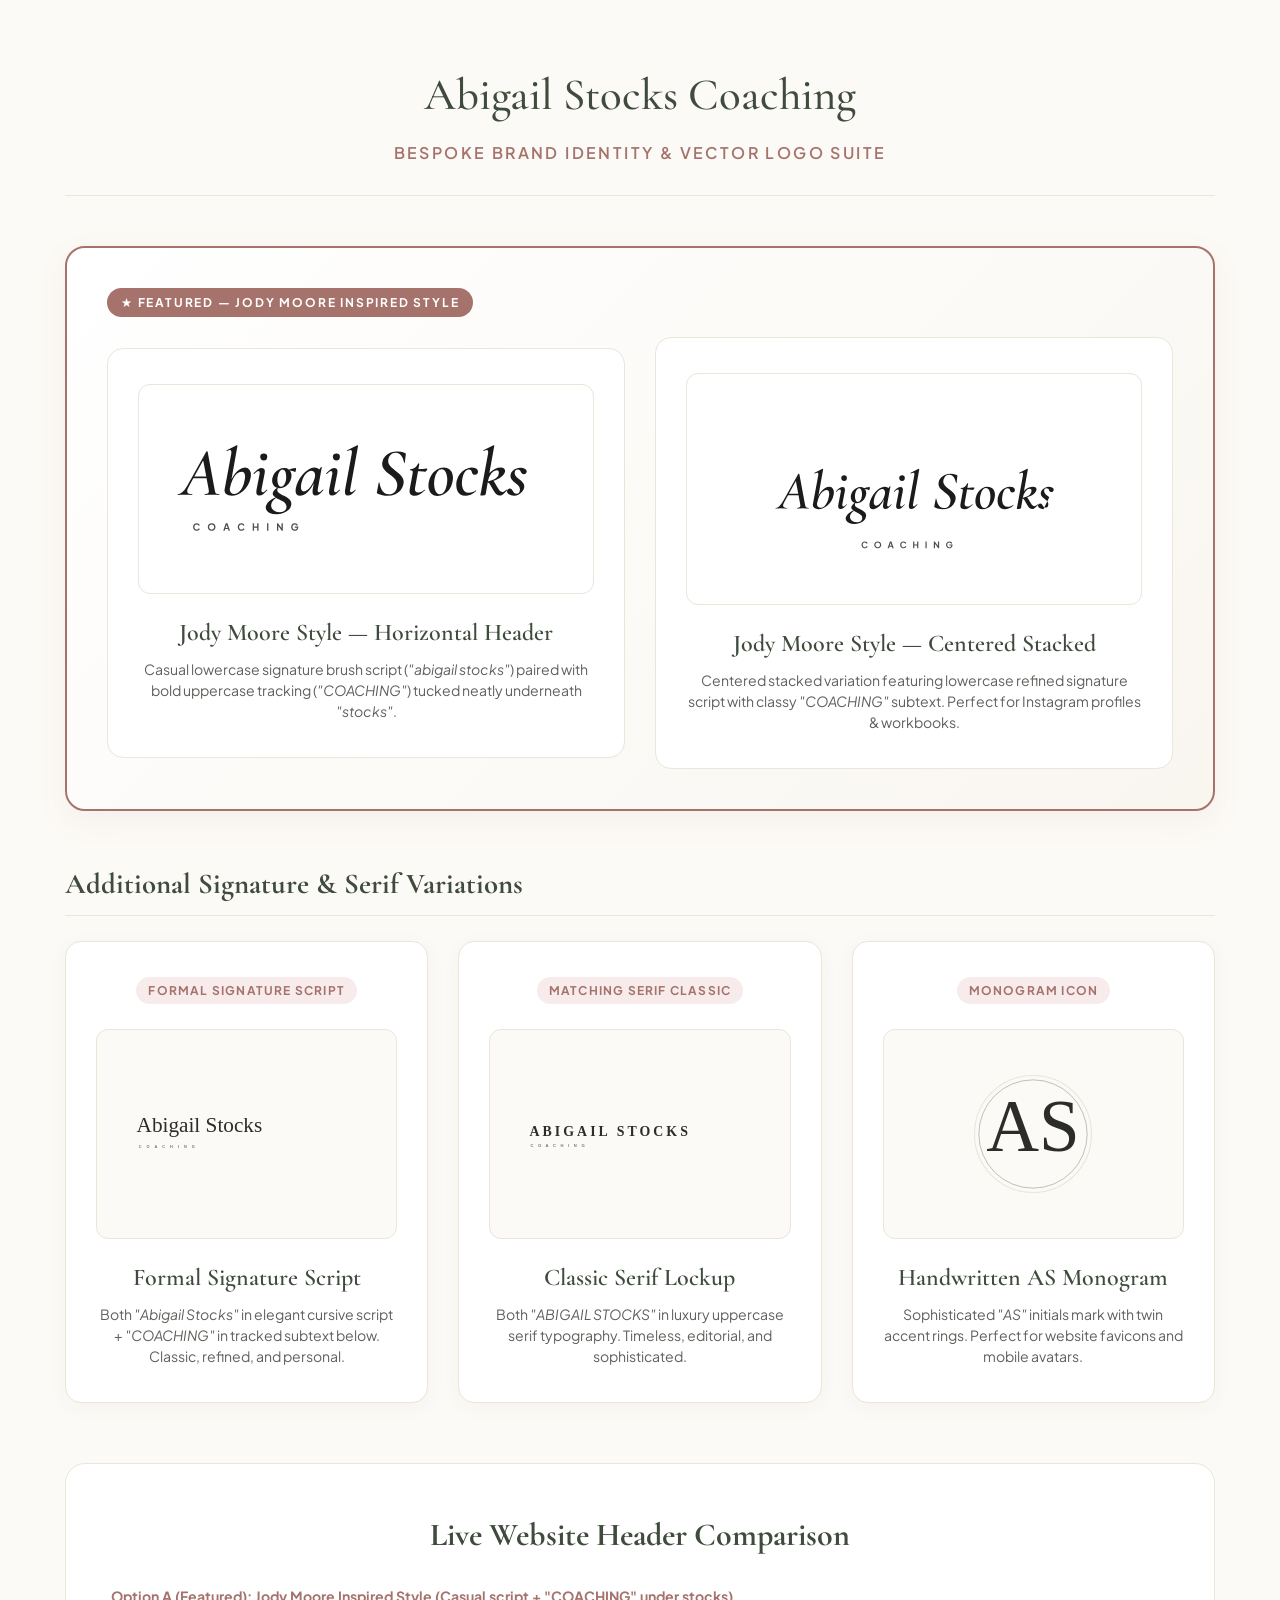
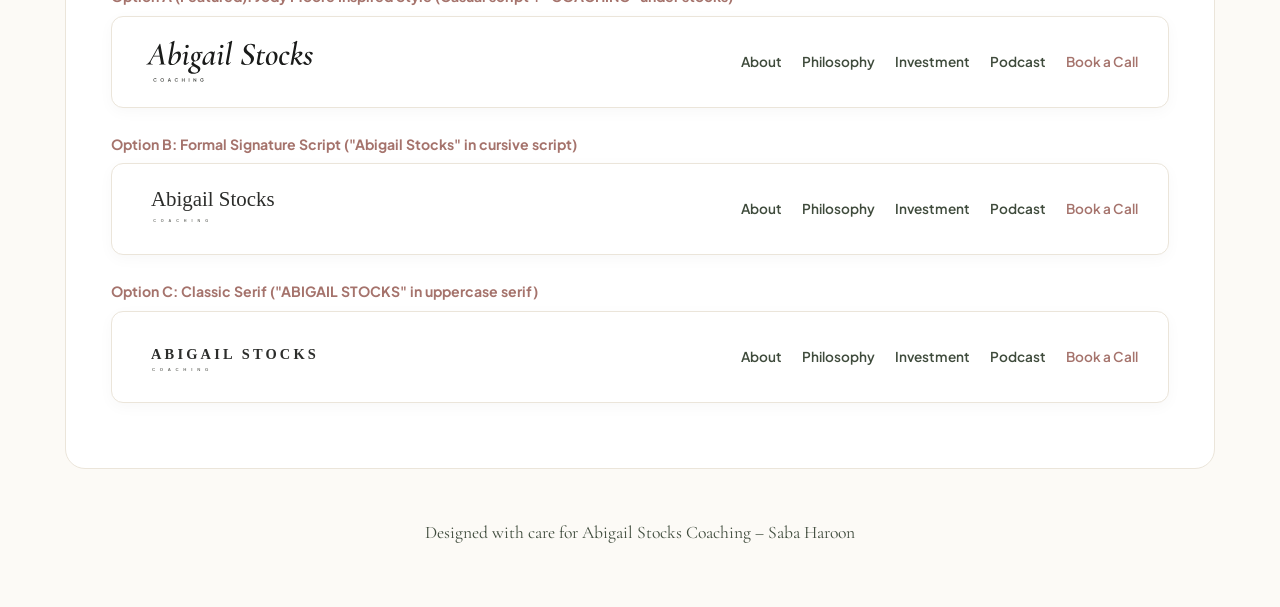
<file: brand-suite.html>
<!DOCTYPE html>
<html lang="en">
<head>
    <meta charset="UTF-8">
    <meta name="viewport" content="width=device-width, initial-scale=1.0">
    <title>Brand Suite Showcase | Abigail Stocks Coaching</title>
    <link rel="preconnect" href="https://fonts.googleapis.com">
    <link rel="preconnect" href="https://fonts.gstatic.com" crossorigin>
    <link href="https://fonts.googleapis.com/css2?family=Alex+Brush&family=Caveat:wght@600&family=Cormorant+Garamond:ital,wght@0,400;0,500;0,600;1,400&family=Plus+Jakarta+Sans:wght@300;400;500;600;700&display=swap" rel="stylesheet">
    <style>
        :root {
            --bg-canvas: #FCFAF6;
            --primary: #3F4B3C;
            --accent: #A5736C;
            --accent-light: #F7ECEB;
            --text-main: #5F615C;
            --text-dark: #2C2D2B;
            --border: #EBE5DA;
            --card-bg: #FFFFFF;
        }

        * {
            box-sizing: border-box;
            margin: 0;
            padding: 0;
        }

        body {
            font-family: 'Plus Jakarta Sans', sans-serif;
            color: var(--text-main);
            background-color: var(--bg-canvas);
            padding: 60px 30px;
            line-height: 1.6;
        }

        .container {
            max-width: 1150px;
            margin: 0 auto;
        }

        header.suite-header {
            text-align: center;
            margin-bottom: 50px;
            padding-bottom: 30px;
            border-bottom: 1px solid var(--border);
        }

        .suite-header h1 {
            font-family: 'Cormorant Garamond', Georgia, serif;
            font-size: 2.8rem;
            font-weight: 500;
            color: var(--primary);
            margin-bottom: 8px;
        }

        .suite-header p {
            font-size: 1rem;
            color: var(--accent);
            text-transform: uppercase;
            letter-spacing: 0.15em;
            font-weight: 600;
        }

        .featured-banner {
            background: linear-gradient(135deg, #FFFFFF 0%, #F9F6F0 100%);
            border: 2px solid var(--accent);
            border-radius: 20px;
            padding: 40px;
            margin-bottom: 50px;
            box-shadow: 0 10px 30px rgba(165, 115, 108, 0.08);
        }

        .featured-tag {
            display: inline-block;
            background-color: var(--accent);
            color: #FFFFFF;
            font-size: 0.75rem;
            font-weight: 700;
            text-transform: uppercase;
            letter-spacing: 0.15em;
            padding: 5px 14px;
            border-radius: 20px;
            margin-bottom: 20px;
        }

        .featured-grid {
            display: grid;
            grid-template-columns: 1fr 1fr;
            gap: 30px;
            align-items: center;
        }

        .section-heading {
            font-family: 'Cormorant Garamond', Georgia, serif;
            font-size: 1.8rem;
            color: var(--primary);
            margin-bottom: 25px;
            padding-bottom: 8px;
            border-bottom: 1px solid var(--border);
        }

        .grid-2 {
            display: grid;
            grid-template-columns: repeat(auto-fit, minmax(480px, 1fr));
            gap: 30px;
            margin-bottom: 50px;
        }

        .grid-3 {
            display: grid;
            grid-template-columns: repeat(auto-fit, minmax(320px, 1fr));
            gap: 30px;
            margin-bottom: 60px;
        }

        .logo-card {
            background: var(--card-bg);
            border: 1px solid var(--border);
            border-radius: 16px;
            padding: 35px 30px;
            box-shadow: 0 4px 20px rgba(63, 75, 60, 0.04);
            display: flex;
            flex-direction: column;
            align-items: center;
            text-align: center;
            transition: transform 0.3s ease, box-shadow 0.3s ease;
        }

        .logo-card:hover {
            transform: translateY(-4px);
            box-shadow: 0 12px 30px rgba(63, 75, 60, 0.08);
        }

        .logo-card-tag {
            background-color: var(--accent-light);
            color: var(--accent);
            font-size: 0.75rem;
            font-weight: 700;
            text-transform: uppercase;
            letter-spacing: 0.1em;
            padding: 4px 12px;
            border-radius: 20px;
            margin-bottom: 25px;
        }

        .logo-preview-box {
            width: 100%;
            min-height: 210px;
            display: flex;
            align-items: center;
            justify-content: center;
            background: var(--bg-canvas);
            border: 1px solid var(--border);
            border-radius: 12px;
            padding: 30px;
            margin-bottom: 20px;
            overflow: visible;
        }

        .logo-preview-box img {
            max-width: 100%;
            max-height: 170px;
            height: auto;
            object-fit: contain;
        }

        .logo-title {
            font-family: 'Cormorant Garamond', Georgia, serif;
            font-size: 1.5rem;
            font-weight: 600;
            color: var(--primary);
            margin-bottom: 6px;
        }

        .logo-desc {
            font-size: 0.88rem;
            color: var(--text-main);
            line-height: 1.5;
        }

        /* Mockup Section */
        .mockup-section {
            background: var(--card-bg);
            border: 1px solid var(--border);
            border-radius: 20px;
            padding: 45px;
            margin-bottom: 50px;
        }

        .mockup-section h2 {
            font-family: 'Cormorant Garamond', Georgia, serif;
            font-size: 2rem;
            color: var(--primary);
            margin-bottom: 25px;
            text-align: center;
        }

        .header-mockup-bar {
            background-color: #FFFFFF;
            border: 1px solid var(--border);
            border-radius: 12px;
            padding: 18px 30px;
            display: flex;
            justify-content: space-between;
            align-items: center;
            box-shadow: 0 4px 15px rgba(0,0,0,0.03);
            margin-bottom: 20px;
        }

        .header-mockup-bar img {
            height: 54px;
            width: auto;
        }

        .header-mockup-nav {
            display: flex;
            gap: 20px;
            list-style: none;
            font-size: 0.85rem;
            font-weight: 600;
            color: var(--primary);
        }

        footer {
            text-align: center;
            font-family: 'Cormorant Garamond', Georgia, serif;
            font-size: 1.1rem;
            color: var(--primary);
            margin-top: 40px;
        }

        @media print {
            body {
                padding: 0;
                background-color: #FFFFFF;
                -webkit-print-color-adjust: exact;
            }
            .container {
                max-width: 100%;
                padding: 20px 0;
            }
            .logo-card, .mockup-section, .featured-banner {
                break-inside: avoid;
                page-break-inside: avoid;
                box-shadow: none !important;
            }
            .header-mockup-bar {
                box-shadow: none !important;
                border: 1px solid #EBE5DA;
            }
        }
    </style>
</head>
<body>

    <div class="container">
        <header class="suite-header">
            <h1>Abigail Stocks Coaching</h1>
            <p>Bespoke Brand Identity &amp; Vector Logo Suite</p>
        </header>

        <!-- FEATURED: Jody Moore Style Lockup -->
        <div class="featured-banner">
            <span class="featured-tag">★ Featured — Jody Moore Inspired Style</span>
            <div class="featured-grid">
                <div class="logo-card" style="box-shadow: none; border: 1px solid var(--border); margin: 0;">
                    <div class="logo-preview-box" style="background: #FFFFFF;">
                        <img src="assets/logo-jody-moore-style.svg" alt="Jody Moore Inspired Logo Horizontal" style="max-height: 160px;">
                    </div>
                    <h3 class="logo-title">Jody Moore Style — Horizontal Header</h3>
                    <p class="logo-desc">Casual lowercase signature brush script (<em>"abigail stocks"</em>) paired with bold uppercase tracking (<em>"COACHING"</em>) tucked neatly underneath <em>"stocks"</em>.</p>
                </div>
                
                <div class="logo-card" style="box-shadow: none; border: 1px solid var(--border); margin: 0;">
                    <div class="logo-preview-box" style="background: #FFFFFF; min-height: 230px; padding: 20px;">
                        <img src="assets/logo-jody-moore-style-stacked.svg" alt="Jody Moore Inspired Logo Stacked" style="max-height: 190px; width: 100%; object-fit: contain;">
                    </div>
                    <h3 class="logo-title">Jody Moore Style — Centered Stacked</h3>
                    <p class="logo-desc">Centered stacked variation featuring lowercase refined signature script with classy <em>"COACHING"</em> subtext. Perfect for Instagram profiles &amp; workbooks.</p>
                </div>
            </div>
        </div>

        <!-- Additional Style Variations -->
        <h2 class="section-heading">Additional Signature &amp; Serif Variations</h2>
        <div class="grid-3">
            <!-- Full Signature Script -->
            <div class="logo-card">
                <span class="logo-card-tag">Formal Signature Script</span>
                <div class="logo-preview-box">
                    <img src="assets/logo-full-signature.svg" alt="Full Signature Logo">
                </div>
                <h3 class="logo-title">Formal Signature Script</h3>
                <p class="logo-desc">Both <em>"Abigail Stocks"</em> in elegant cursive script + <em>"COACHING"</em> in tracked subtext below. Classic, refined, and personal.</p>
            </div>

            <!-- Classic Serif -->
            <div class="logo-card">
                <span class="logo-card-tag">Matching Serif Classic</span>
                <div class="logo-preview-box">
                    <img src="assets/logo-classic-serif.svg" alt="Classic Serif Logo">
                </div>
                <h3 class="logo-title">Classic Serif Lockup</h3>
                <p class="logo-desc">Both <em>"ABIGAIL STOCKS"</em> in luxury uppercase serif typography. Timeless, editorial, and sophisticated.</p>
            </div>

            <!-- Monogram AS -->
            <div class="logo-card">
                <span class="logo-card-tag">Monogram Icon</span>
                <div class="logo-preview-box">
                    <img src="assets/logo-monogram-as.svg" alt="AS Monogram Icon" style="max-height: 130px;">
                </div>
                <h3 class="logo-title">Handwritten AS Monogram</h3>
                <p class="logo-desc">Sophisticated <em>"AS"</em> initials mark with twin accent rings. Perfect for website favicons and mobile avatars.</p>
            </div>
        </div>

        <!-- Live Website Header Comparison -->
        <div class="mockup-section">
            <h2>Live Website Header Comparison</h2>
            
            <p style="font-size: 0.88rem; font-weight: 700; color: var(--accent); margin-bottom: 8px;">Option A (Featured): Jody Moore Inspired Style (Casual script + "COACHING" under stocks)</p>
            <div class="header-mockup-bar">
                <img src="assets/logo-jody-moore-style.svg" alt="Jody Moore Style Header Preview">
                <ul class="header-mockup-nav">
                    <li>About</li>
                    <li>Philosophy</li>
                    <li>Investment</li>
                    <li>Podcast</li>
                    <li style="color: var(--accent);">Book a Call</li>
                </ul>
            </div>

            <p style="font-size: 0.88rem; font-weight: 700; color: var(--accent); margin-bottom: 8px; margin-top: 25px;">Option B: Formal Signature Script ("Abigail Stocks" in cursive script)</p>
            <div class="header-mockup-bar">
                <img src="assets/logo-full-signature.svg" alt="Full Signature Header Preview">
                <ul class="header-mockup-nav">
                    <li>About</li>
                    <li>Philosophy</li>
                    <li>Investment</li>
                    <li>Podcast</li>
                    <li style="color: var(--accent);">Book a Call</li>
                </ul>
            </div>

            <p style="font-size: 0.88rem; font-weight: 700; color: var(--accent); margin-bottom: 8px; margin-top: 25px;">Option C: Classic Serif ("ABIGAIL STOCKS" in uppercase serif)</p>
            <div class="header-mockup-bar">
                <img src="assets/logo-classic-serif.svg" alt="Classic Serif Header Preview">
                <ul class="header-mockup-nav">
                    <li>About</li>
                    <li>Philosophy</li>
                    <li>Investment</li>
                    <li>Podcast</li>
                    <li style="color: var(--accent);">Book a Call</li>
                </ul>
            </div>
        </div>

        <footer>
            <p>Designed with care for Abigail Stocks Coaching – Saba Haroon</p>
        </footer>
    </div>

</body>
</html>
</file>
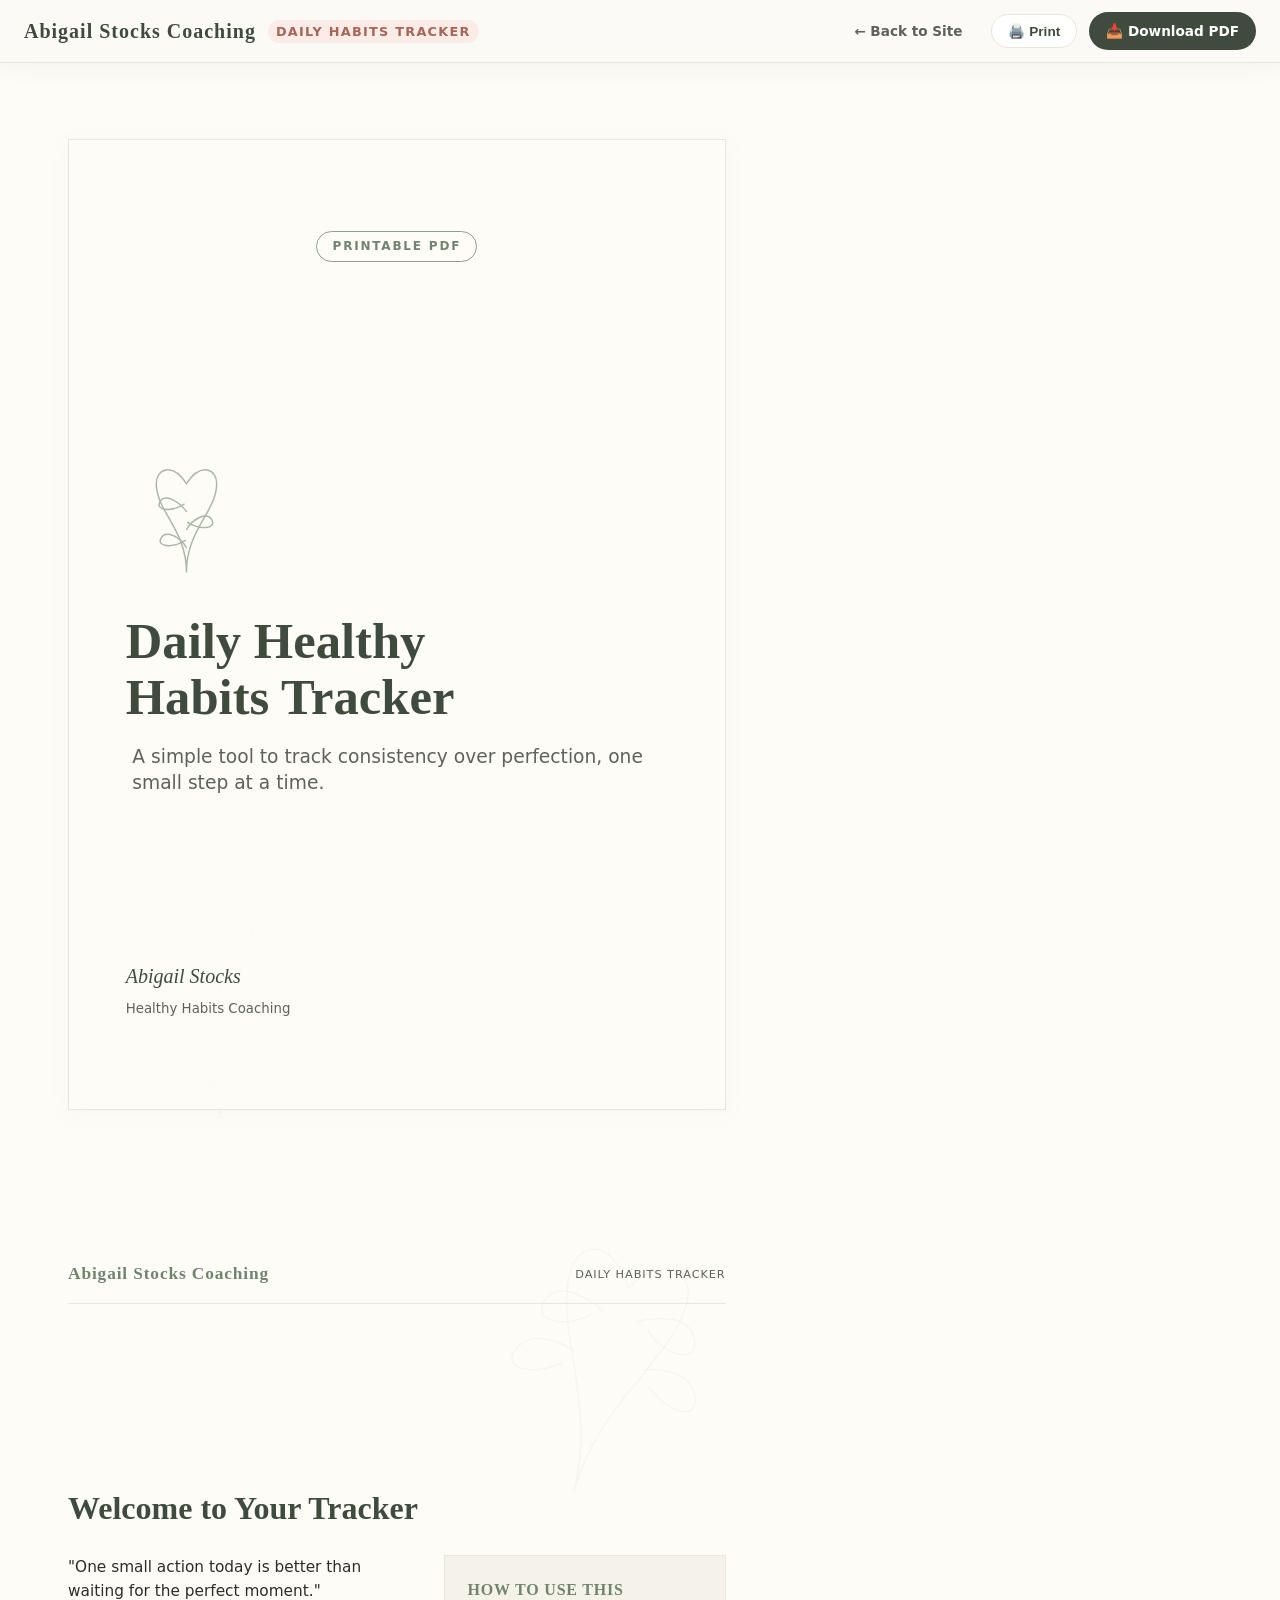
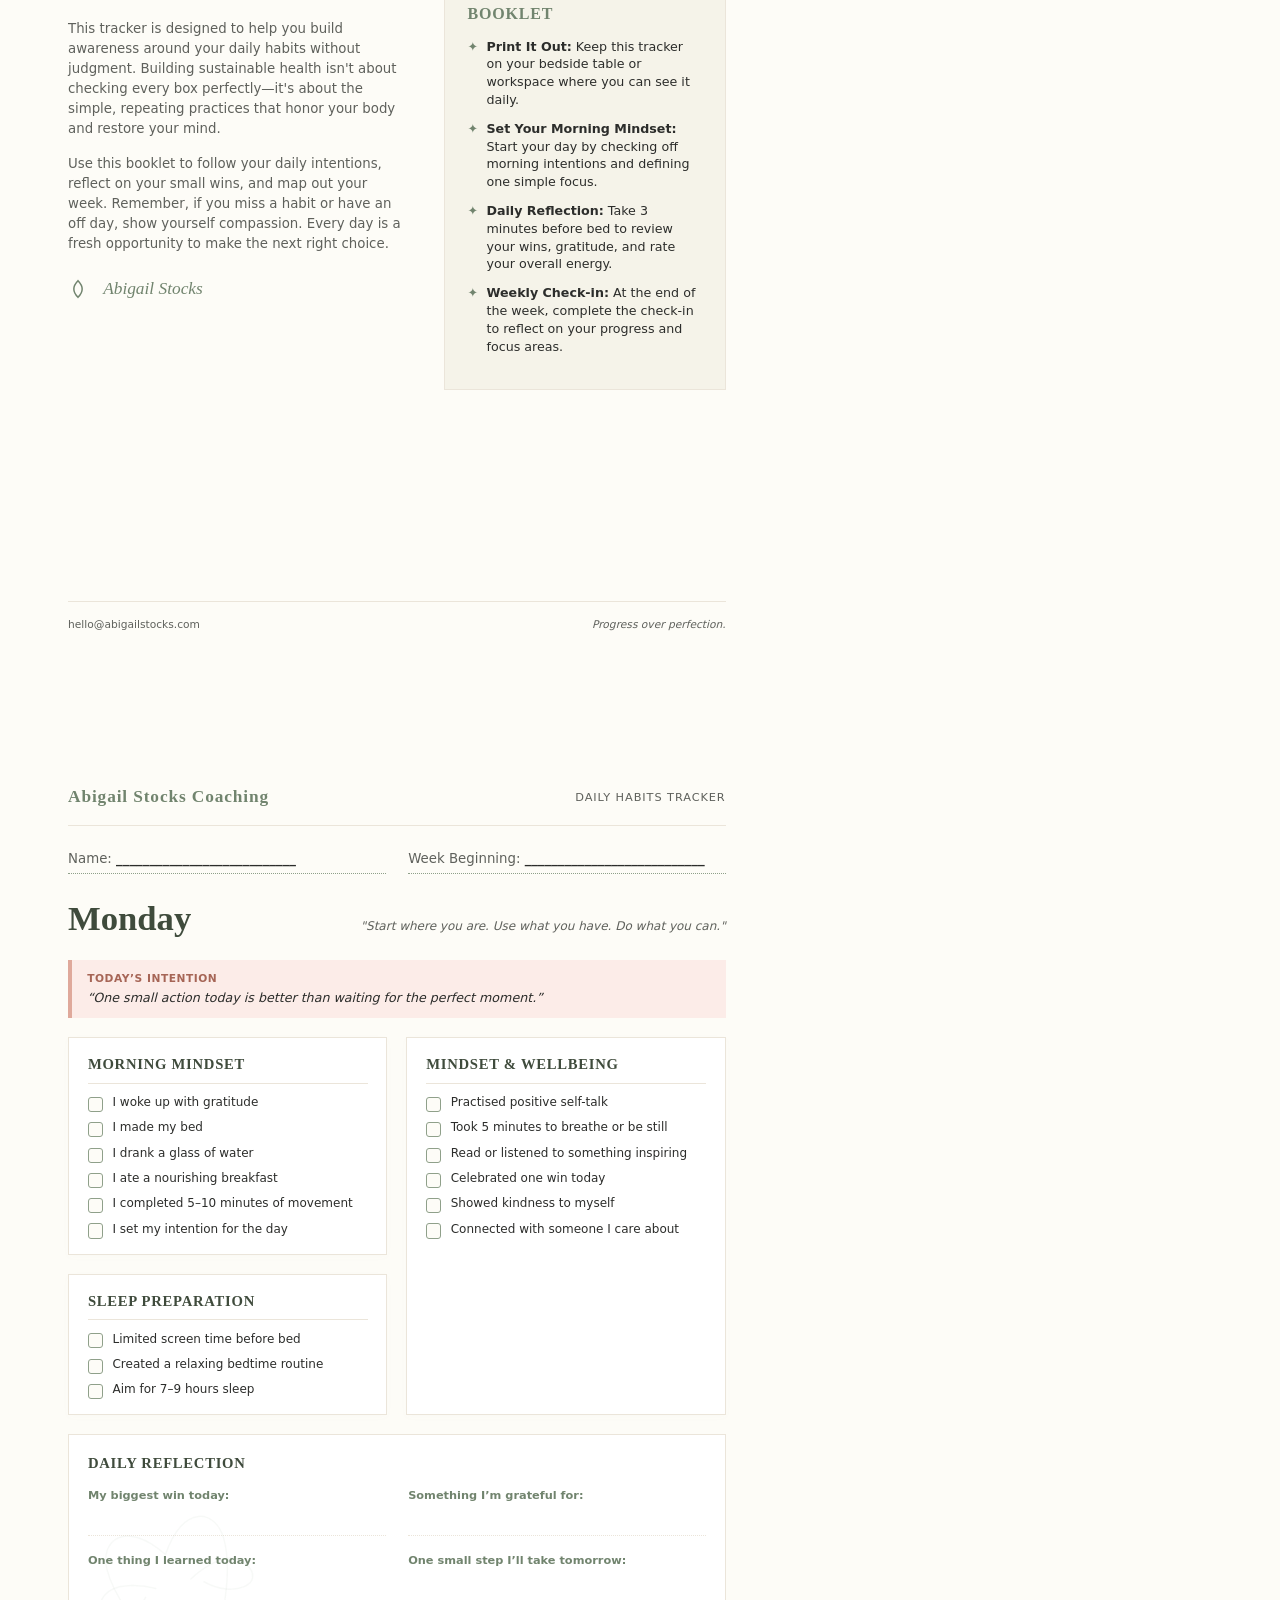
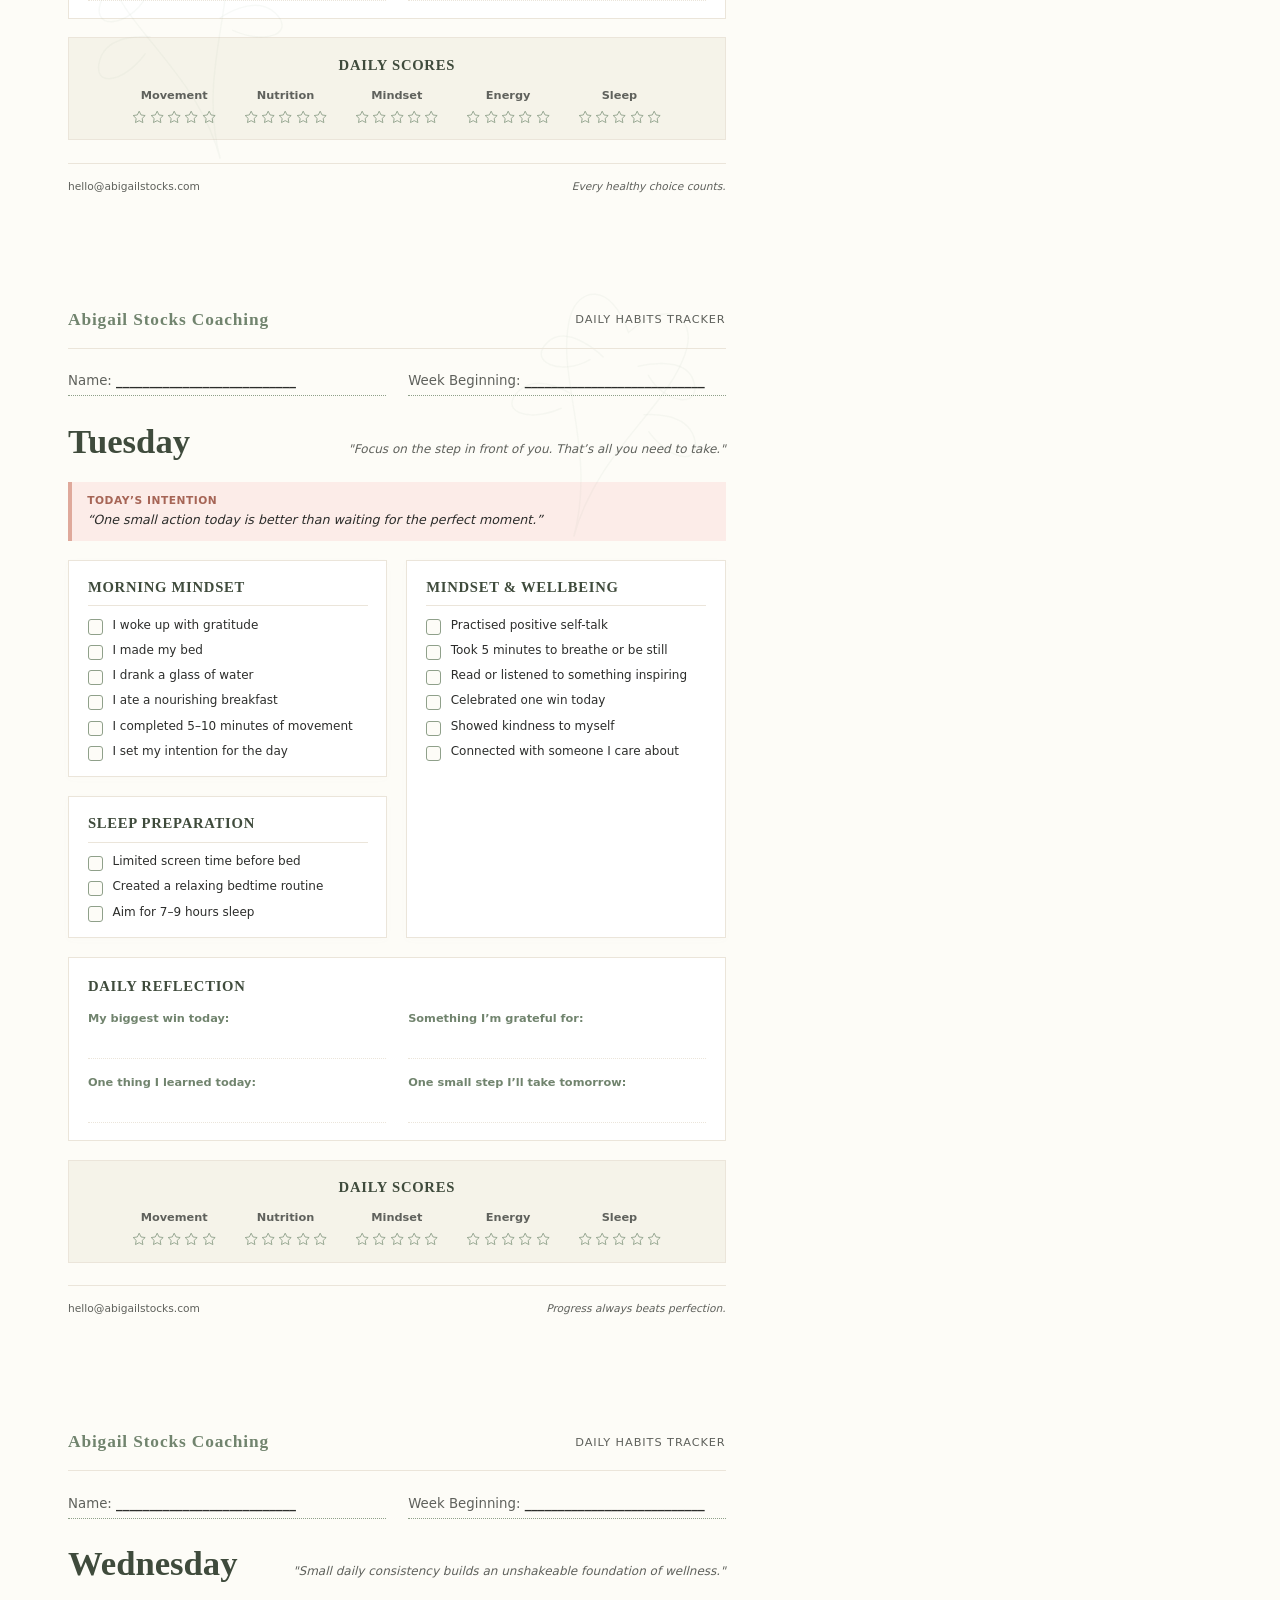
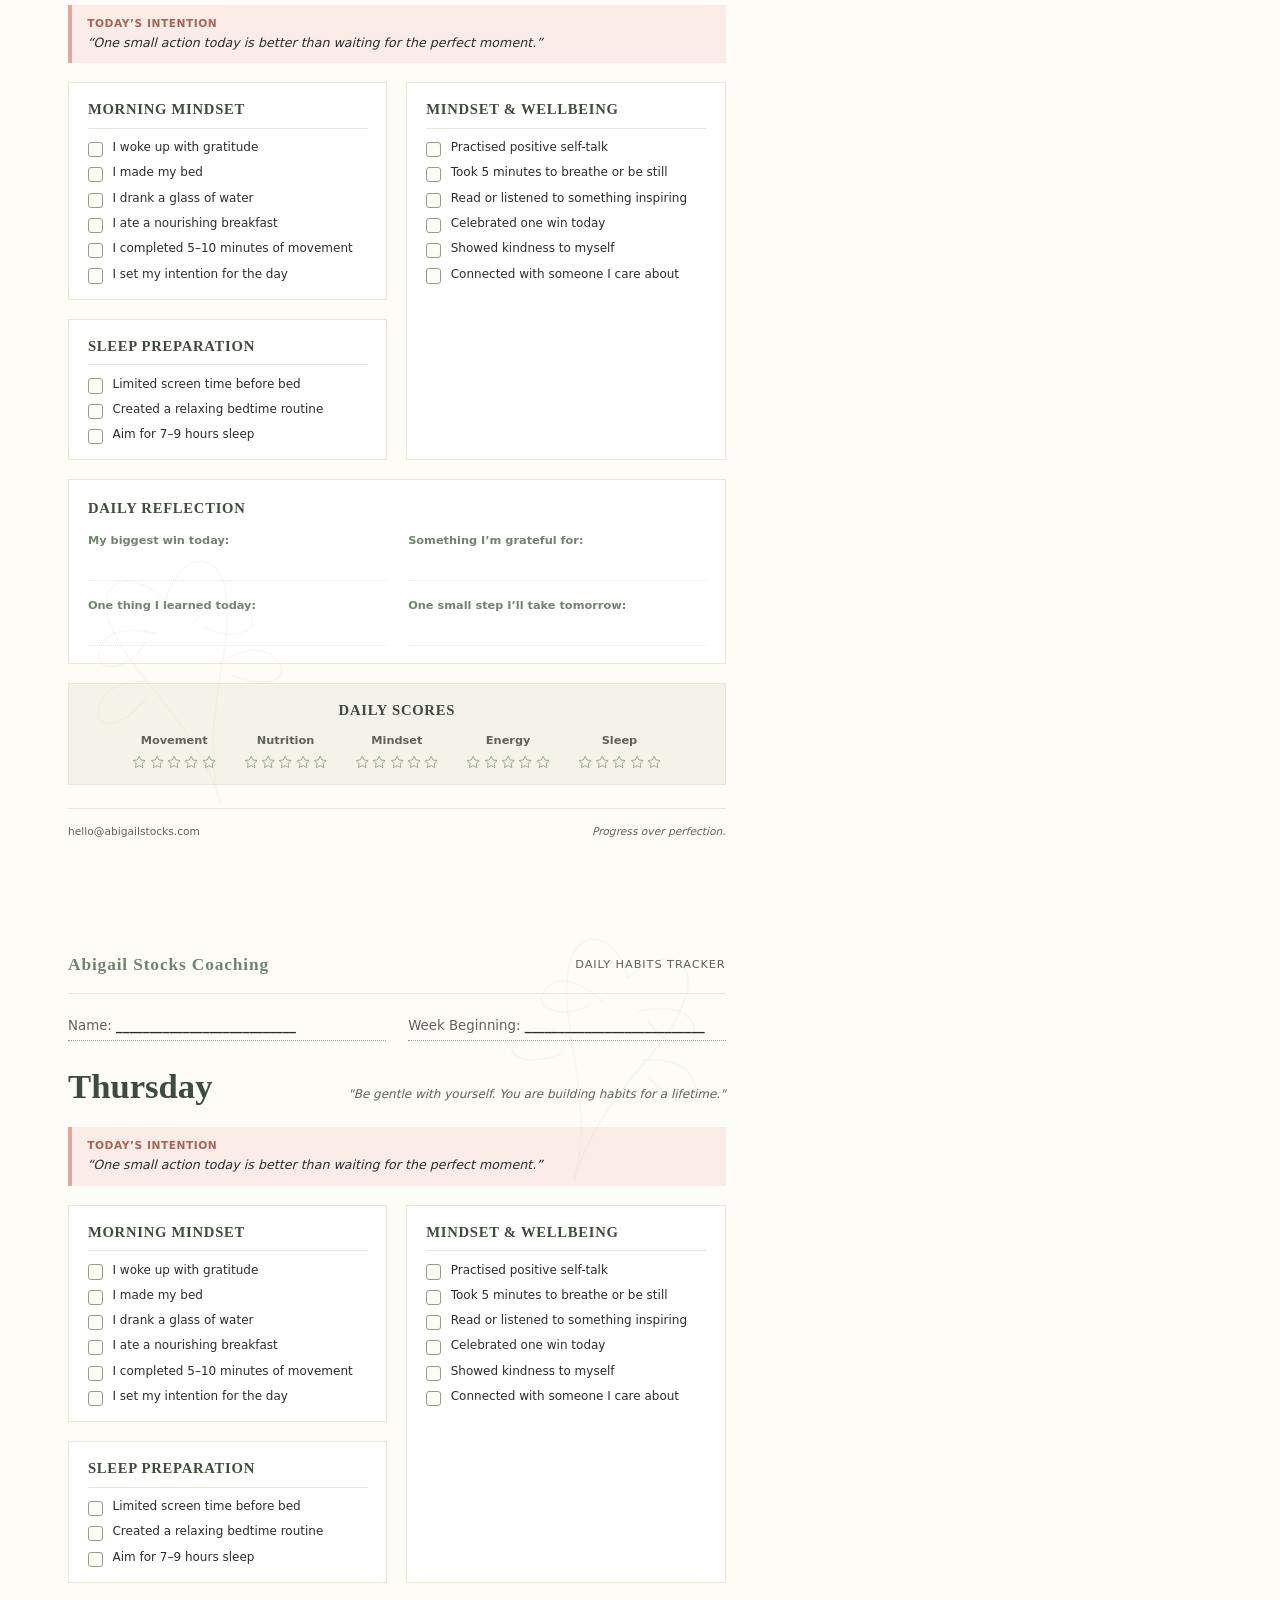
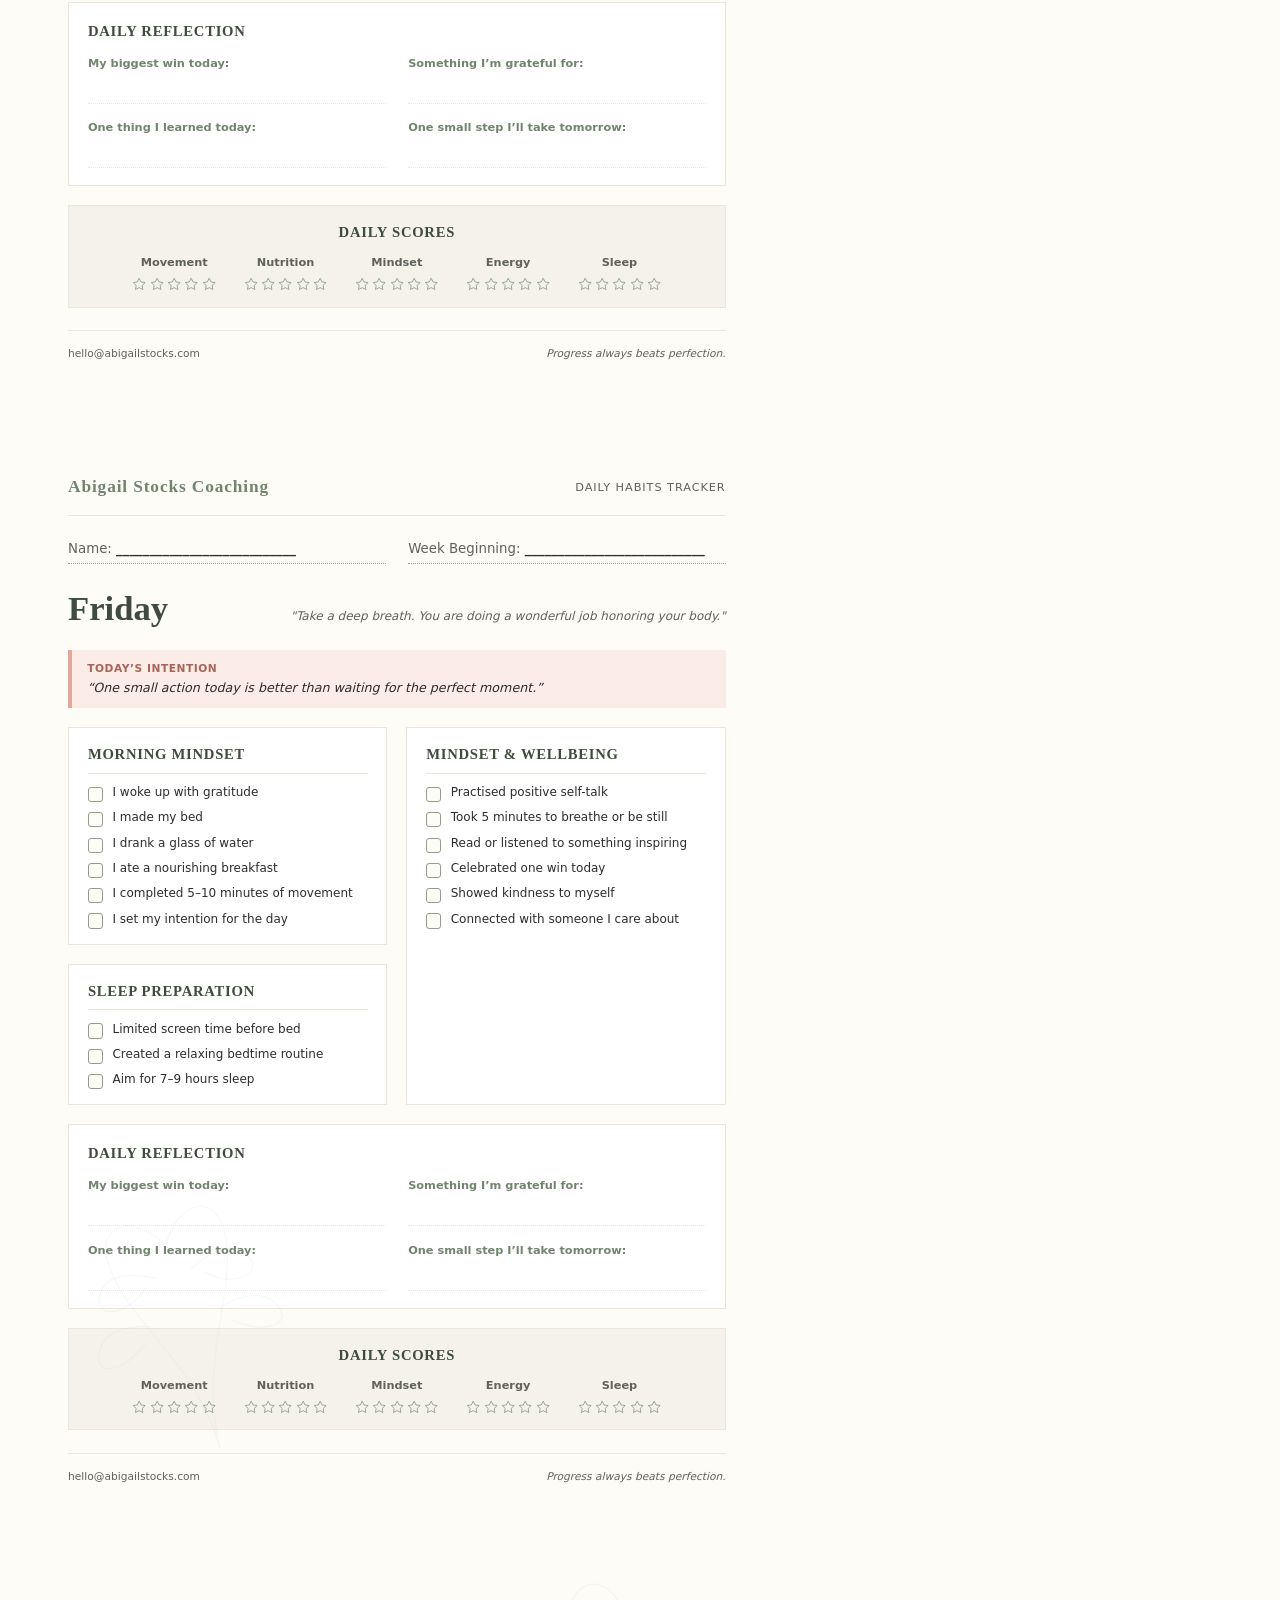
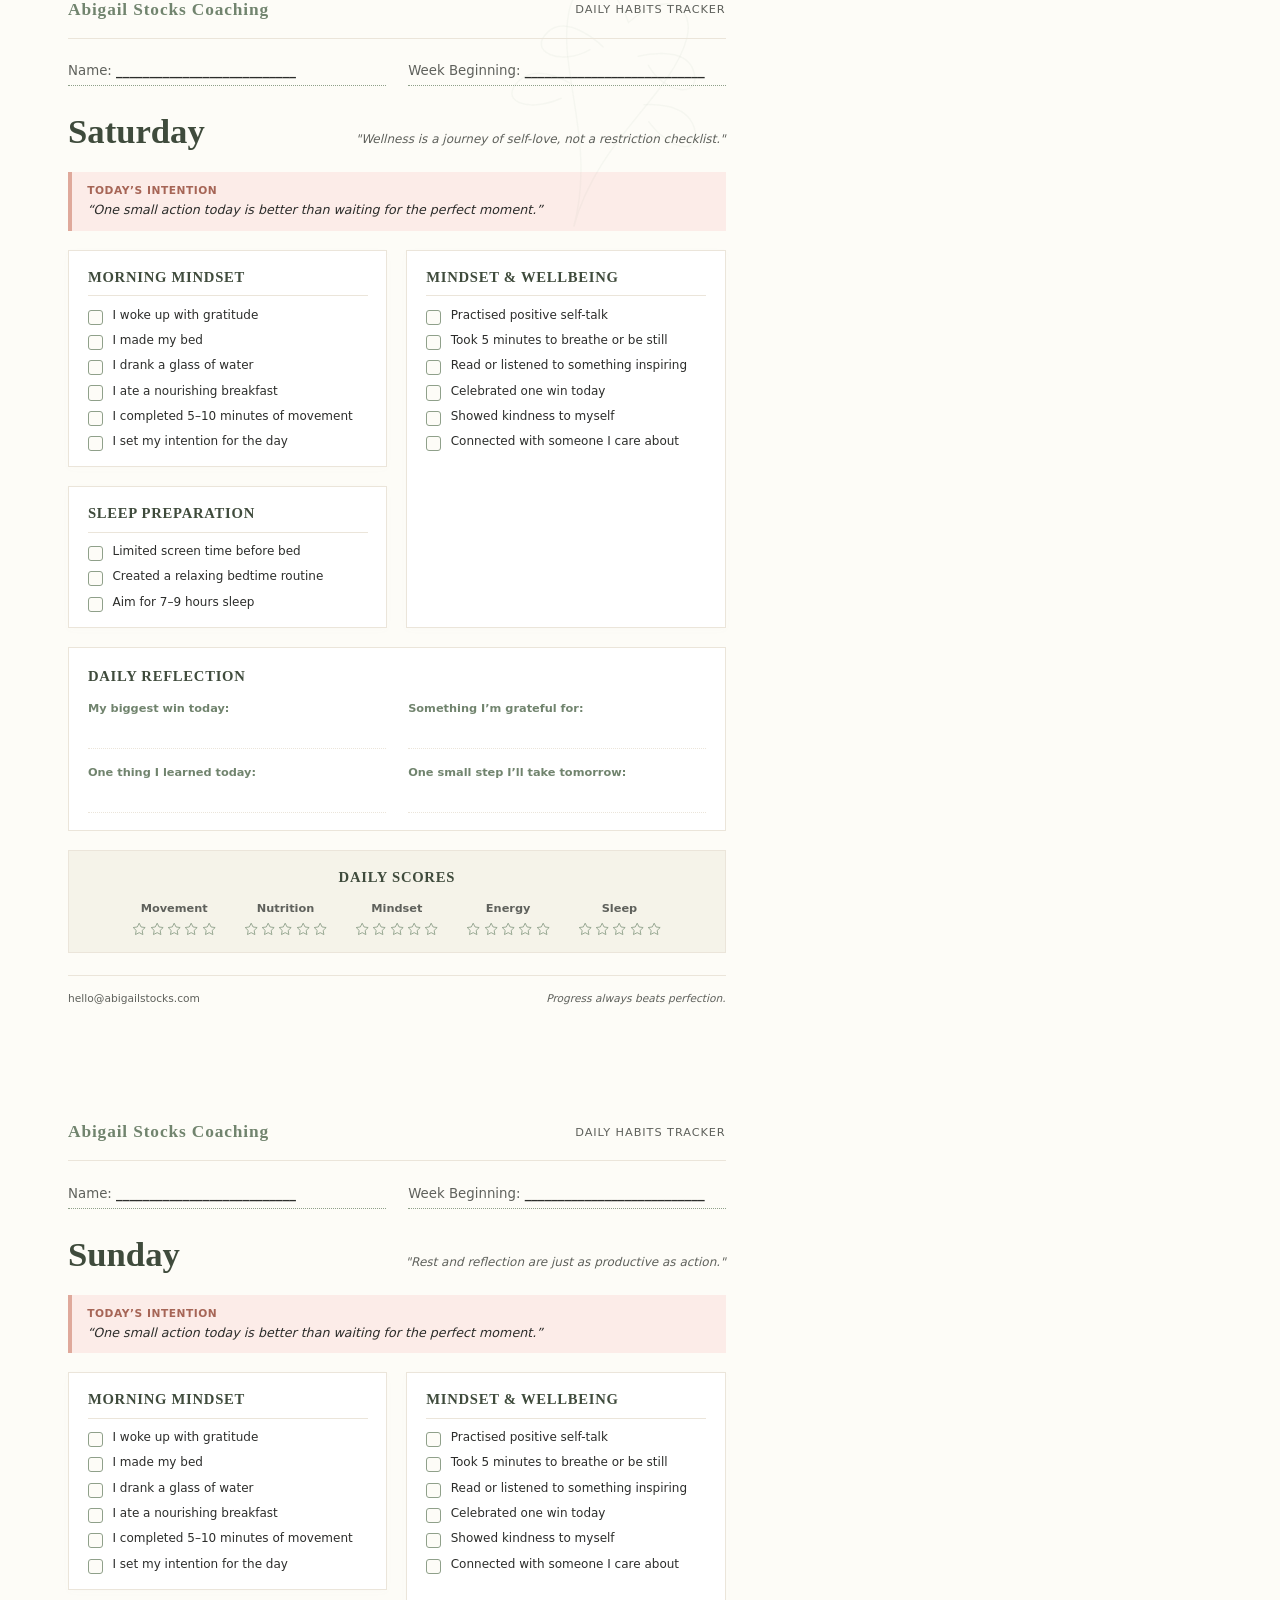
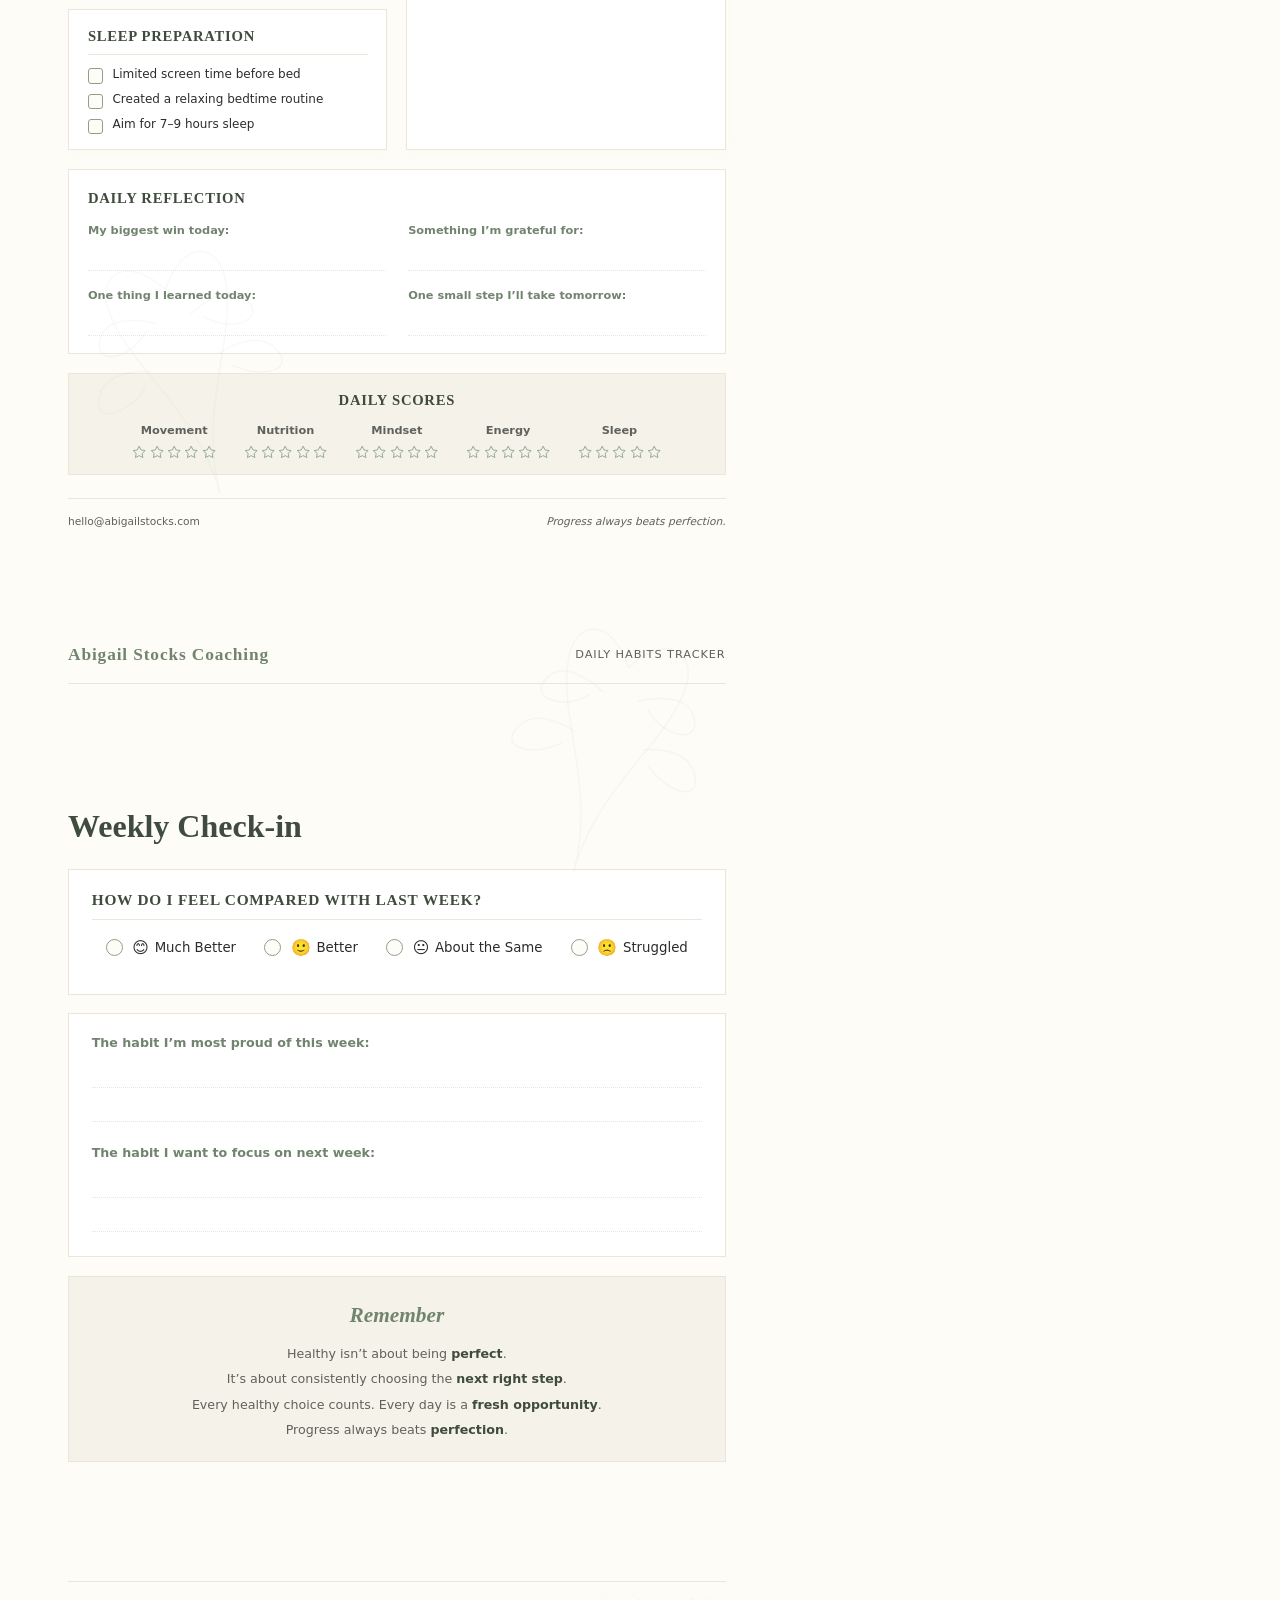
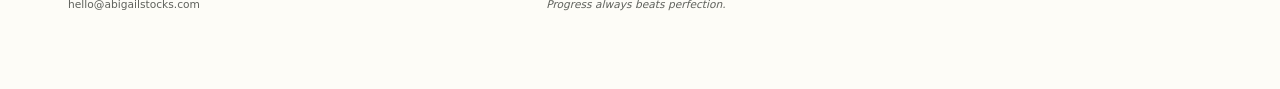
<file: daily-habits-tracker.html>
<!DOCTYPE html>
<html lang="en">
<head>
    <meta charset="UTF-8">
    <title>Daily Healthy Habits Tracker - Abigail Stocks Coaching</title>
    <style>
        /* --- Brand Colors & Variables --- */
        :root {
            --color-cream: #FDFCF7;          /* Page background */
            --color-cream-dark: #F5F3E9;     /* Highlight background */
            --color-beige: #EBE5DA;          /* Borders & Dividers */
            --color-sage: #8FA08A;           /* Primary brand accent */
            --color-sage-medium: #71846E;    /* Strong brand accent */
            --color-sage-dark: #3F4B3C;      /* Heading text color */
            --color-blush-light: #FCECE8;    /* Soft secondary accent */
            --color-blush-medium: #DFA99B;   /* Secondary accent */
            --color-blush-dark: #A66556;     /* Darker blush */
            --color-charcoal: #2C2D2B;       /* Readable body text */
            --color-charcoal-muted: #5F615C; /* Supporting text */
            --color-white: #FFFFFF;
            
            --font-headings: 'Cormorant Garamond', Georgia, serif;
            --font-body: 'Plus Jakarta Sans', system-ui, -apple-system, sans-serif;
        }

        /* --- Print Setup --- */
        @page {
            size: A4;
            margin: 0;
        }
        
        * {
            box-sizing: border-box;
            margin: 0;
            padding: 0;
            -webkit-print-color-adjust: exact !important;
            print-color-adjust: exact !important;
        }

        body {
            font-family: var(--font-body);
            color: var(--color-charcoal);
            background-color: var(--color-cream);
            line-height: 1.5;
            font-size: 10pt;
            -webkit-font-smoothing: antialiased;
        }

        /* --- Page Layout --- */
        .page {
            width: 210mm;
            height: 297mm;
            page-break-after: always;
            break-after: page;
            position: relative;
            overflow: hidden;
            background-color: var(--color-cream);
            padding: 20mm 18mm;
            display: flex;
            flex-direction: column;
            justify-content: space-between;
        }

        /* Decorative Botanical Watermark */
        .page::before {
            content: '';
            position: absolute;
            width: 80mm;
            height: 80mm;
            background-image: url("data:image/svg+xml,%3Csvg xmlns='http://www.w3.org/2000/svg' viewBox='0 0 100 100' fill='none' stroke='%238FA08A' stroke-width='0.5' stroke-linecap='round' stroke-opacity='0.08'%3E%3Cpath d='M50,90 C50,60 30,40 30,20 C30,10 40,5 50,20 C60,5 70,10 70,20 C70,40 50,60 50,90 Z'/%3E%3Cpath d='M38,45 C38,45 25,40 20,48 C15,56 25,58 35,50'/%3E%3Cpath d='M62,45 C62,45 75,40 80,48 C85,56 75,58 65,50'/%3E%3Cpath d='M44,30 C44,30 30,22 25,30 C20,38 32,40 40,32'/%3E%3Cpath d='M56,30 C56,30 70,22 75,30 C80,38 68,40 60,32'/%3E%3C/svg%3E");
            background-repeat: no-repeat;
            background-size: contain;
            opacity: 0.8;
            pointer-events: none;
        }

        .page:nth-child(even)::before {
            bottom: 10mm;
            left: 10mm;
            transform: rotate(-15deg);
        }

        .page:nth-child(odd)::before {
            top: 10mm;
            right: 10mm;
            transform: rotate(15deg);
        }

        /* --- Headers & Footers --- */
        .page-header {
            display: flex;
            justify-content: space-between;
            align-items: center;
            border-bottom: 1px solid var(--color-beige);
            padding-bottom: 4mm;
            margin-bottom: 6mm;
            z-index: 10;
        }

        .page-header .brand-name {
            font-family: var(--font-headings);
            font-size: 13pt;
            font-weight: 700;
            color: var(--color-sage-medium);
            letter-spacing: 0.05em;
        }

        .page-header .document-title {
            font-size: 8.5pt;
            color: var(--color-charcoal-muted);
            text-transform: uppercase;
            letter-spacing: 0.08em;
        }

        .page-footer {
            display: flex;
            justify-content: space-between;
            align-items: center;
            border-top: 1px solid var(--color-beige);
            padding-top: 4mm;
            margin-top: 6mm;
            font-size: 8pt;
            color: var(--color-charcoal-muted);
            z-index: 10;
        }

        .page-footer .footer-tagline {
            font-style: italic;
        }

        /* --- Typography --- */
        h1, h2, h3, h4 {
            font-family: var(--font-headings);
            color: var(--color-sage-dark);
            font-weight: 600;
        }

        /* --- Page 1: Cover Page --- */
        .cover-page {
            justify-content: center;
            align-items: center;
            text-align: center;
            padding: 30mm 20mm;
        }

        .cover-border {
            border: 1px solid var(--color-beige);
            border-radius: var(--radius-lg);
            width: 100%;
            height: 100%;
            display: flex;
            flex-direction: column;
            justify-content: space-between;
            padding: 24mm 15mm;
            background-color: rgba(253, 252, 247, 0.9);
            box-shadow: 0 4px 20px rgba(143, 160, 138, 0.05);
            position: relative;
        }

        .cover-badge {
            font-size: 9pt;
            font-weight: 700;
            text-transform: uppercase;
            letter-spacing: 0.15em;
            color: var(--color-sage-medium);
            border: 1px solid var(--color-sage);
            padding: 1.5mm 4mm;
            border-radius: 20px;
            align-self: center;
            background-color: var(--color-cream);
        }

        .cover-title-group {
            margin: 15mm 0;
        }

        .cover-main-title {
            font-size: 38pt;
            line-height: 1.1;
            margin-bottom: 5mm;
            color: var(--color-sage-dark);
        }

        .cover-subtitle {
            font-size: 14pt;
            font-family: var(--font-body);
            color: var(--color-charcoal-muted);
            font-weight: 400;
            max-width: 140mm;
            margin: 0 auto;
            line-height: 1.4;
        }

        .cover-art-svg {
            color: var(--color-sage);
            opacity: 0.75;
            width: 32mm;
            height: 32mm;
            margin: 8mm auto;
        }

        .cover-footer {
            font-size: 10pt;
            color: var(--color-charcoal-muted);
        }

        .cover-author {
            font-family: var(--font-headings);
            font-size: 15pt;
            font-style: italic;
            color: var(--color-sage-dark);
            margin-bottom: 2mm;
        }

        /* --- Page 2: Welcome / Intro --- */
        .intro-title {
            font-size: 24pt;
            margin-bottom: 6mm;
        }

        .intro-grid {
            display: grid;
            grid-template-columns: 1.2fr 1fr;
            gap: 10mm;
            margin-bottom: 8mm;
        }

        .intro-lead {
            font-size: 11.5pt;
            line-height: 1.6;
            color: var(--color-charcoal);
            margin-bottom: 4mm;
        }

        .intro-text {
            color: var(--color-charcoal-muted);
            margin-bottom: 4mm;
            line-height: 1.5;
        }

        .intro-box {
            background-color: var(--color-cream-dark);
            border-radius: var(--radius-md);
            padding: 6mm;
            border: 1px solid var(--color-beige);
        }

        .intro-box-title {
            font-size: 12pt;
            font-weight: 700;
            color: var(--color-sage-medium);
            margin-bottom: 3mm;
            text-transform: uppercase;
            letter-spacing: 0.05em;
        }

        .intro-box ul {
            list-style: none;
        }

        .intro-box li {
            font-size: 9.5pt;
            margin-bottom: 3mm;
            padding-left: 5mm;
            position: relative;
            line-height: 1.4;
        }

        .intro-box li::before {
            content: "✦";
            position: absolute;
            left: 0;
            color: var(--color-sage-medium);
        }

        .abi-signature-block {
            margin-top: 6mm;
            display: flex;
            align-items: center;
            gap: 4mm;
        }

        .abi-sig-text {
            font-family: var(--font-headings);
            font-size: 13pt;
            font-style: italic;
            color: var(--color-sage-medium);
        }

        /* --- Daily Sheets (Pages 3-9) --- */
        .daily-meta-bar {
            display: grid;
            grid-template-columns: 1fr 1fr;
            gap: 6mm;
            margin-bottom: 5mm;
        }

        .meta-field {
            border-bottom: 1.5px dotted var(--color-sage);
            padding-bottom: 1mm;
            font-size: 10pt;
            color: var(--color-charcoal-muted);
        }

        .meta-field span {
            color: var(--color-charcoal);
            font-weight: 600;
        }

        .daily-title-row {
            margin-bottom: 4mm;
            display: flex;
            justify-content: space-between;
            align-items: baseline;
        }

        .daily-title-row h2 {
            font-size: 26pt;
            color: var(--color-sage-dark);
        }

        .daily-title-row .day-quote {
            font-size: 9pt;
            color: var(--color-charcoal-muted);
            font-style: italic;
        }

        .intention-box {
            background-color: var(--color-blush-light);
            border-left: 4px solid var(--color-blush-medium);
            padding: 3mm 4mm;
            margin-bottom: 5mm;
            border-radius: 0 var(--radius-sm) var(--radius-sm) 0;
        }

        .intention-box .intention-title {
            font-size: 8pt;
            font-weight: 700;
            text-transform: uppercase;
            letter-spacing: 0.05em;
            color: var(--color-blush-dark);
            margin-bottom: 1px;
        }

        .intention-box .intention-text {
            font-style: italic;
            font-size: 9.5pt;
            color: var(--color-charcoal);
        }

        .tracker-sections-grid {
            display: grid;
            grid-template-columns: 1fr 1fr;
            gap: 5mm;
            margin-bottom: 5mm;
        }

        .tracker-column {
            display: flex;
            flex-direction: column;
            gap: 5mm;
        }

        .tracker-block {
            border: 1px solid var(--color-beige);
            background-color: var(--color-white);
            border-radius: var(--radius-md);
            padding: 4mm 5mm;
            box-shadow: 0 2px 8px rgba(143,160,138,0.02);
        }

        .tracker-block-title {
            font-size: 11pt;
            font-weight: 700;
            text-transform: uppercase;
            letter-spacing: 0.05em;
            color: var(--color-sage-dark);
            border-bottom: 1px solid var(--color-beige);
            padding-bottom: 2mm;
            margin-bottom: 3mm;
            display: flex;
            justify-content: space-between;
        }

        .checkbox-list {
            display: flex;
            flex-direction: column;
            gap: 2.2mm;
        }

        .checkbox-item {
            display: flex;
            align-items: flex-start;
            font-size: 9pt;
            color: var(--color-charcoal);
            line-height: 1.3;
        }

        .custom-check {
            width: 4mm;
            height: 4mm;
            border: 1.5px solid var(--color-sage);
            border-radius: 3px;
            margin-right: 2.5mm;
            margin-top: 0.5mm;
            flex-shrink: 0;
            background-color: var(--color-cream);
        }

        /* Reflection Prompt Fields */
        .reflection-block {
            border: 1px solid var(--color-beige);
            background-color: var(--color-white);
            border-radius: var(--radius-md);
            padding: 4.5mm 5mm;
            margin-bottom: 5mm;
        }

        .reflection-block-title {
            font-size: 11pt;
            font-weight: 700;
            text-transform: uppercase;
            letter-spacing: 0.05em;
            color: var(--color-sage-dark);
            margin-bottom: 3.5mm;
        }

        .reflection-grid {
            display: grid;
            grid-template-columns: 1fr 1fr;
            gap: 4mm 6mm;
        }

        .prompt-item {
            display: flex;
            flex-direction: column;
        }

        .prompt-label {
            font-size: 8.5pt;
            font-weight: 700;
            color: var(--color-sage-medium);
            margin-bottom: 1.5mm;
        }

        .prompt-line {
            height: 7mm;
            border-bottom: 1px dotted var(--color-beige);
        }

        /* Daily Scores Block */
        .scores-block {
            border: 1px solid var(--color-beige);
            background-color: var(--color-cream-dark);
            border-radius: var(--radius-md);
            padding: 4mm 5mm;
        }

        .scores-block-title {
            font-size: 11pt;
            font-weight: 700;
            text-transform: uppercase;
            letter-spacing: 0.05em;
            color: var(--color-sage-dark);
            margin-bottom: 3mm;
            text-align: center;
        }

        .scores-grid {
            display: flex;
            justify-content: space-between;
            align-items: center;
            max-width: 140mm;
            margin: 0 auto;
        }

        .score-item {
            display: flex;
            flex-direction: column;
            align-items: center;
            gap: 1.5mm;
        }

        .score-label {
            font-size: 8.5pt;
            font-weight: 700;
            color: var(--color-charcoal-muted);
        }

        .stars-row {
            display: flex;
            gap: 0.8mm;
        }

        .star-shape {
            width: 3.8mm;
            height: 3.8mm;
            color: var(--color-beige);
            fill: none;
            stroke: var(--color-sage);
            stroke-width: 1.5px;
        }

        /* --- Page 10: Weekly Check-in --- */
        .checkin-title {
            font-size: 24pt;
            margin-bottom: 5mm;
        }

        .checkin-section {
            border: 1px solid var(--color-beige);
            background-color: var(--color-white);
            border-radius: var(--radius-md);
            padding: 5mm 6mm;
            margin-bottom: 5mm;
        }

        .checkin-section-title {
            font-size: 11.5pt;
            font-weight: 700;
            text-transform: uppercase;
            letter-spacing: 0.05em;
            color: var(--color-sage-dark);
            border-bottom: 1px solid var(--color-beige);
            padding-bottom: 2mm;
            margin-bottom: 4mm;
        }

        /* Mood Selector Row */
        .mood-row {
            display: flex;
            justify-content: space-around;
            margin: 2mm 0 4mm 0;
        }

        .mood-item {
            display: flex;
            align-items: center;
            font-size: 10pt;
            color: var(--color-charcoal);
        }

        .mood-circle {
            width: 4.5mm;
            height: 4.5mm;
            border: 1.5px solid var(--color-sage);
            border-radius: 50%;
            margin-right: 2.5mm;
            background-color: var(--color-cream);
        }

        .mood-emoji {
            margin-right: 1.5mm;
            font-size: 12pt;
        }

        .checkin-textarea {
            display: flex;
            flex-direction: column;
            margin-bottom: 4mm;
        }

        .checkin-textarea .textarea-label {
            font-size: 9.5pt;
            font-weight: 700;
            color: var(--color-sage-medium);
            margin-bottom: 2mm;
        }

        .checkin-textarea .textarea-line {
            height: 7.5mm;
            border-bottom: 1.5px dotted var(--color-beige);
            margin-bottom: 1.5mm;
        }

        /* Weekly Remember Quotes Box */
        .remember-box {
            background-color: var(--color-cream-dark);
            border: 1px solid var(--color-beige);
            border-radius: var(--radius-lg);
            padding: 6mm 8mm;
            text-align: center;
        }

        .remember-title {
            font-family: var(--font-headings);
            font-size: 16pt;
            font-style: italic;
            color: var(--color-sage-medium);
            margin-bottom: 3.5mm;
            font-weight: 600;
        }

        .remember-list {
            list-style: none;
            display: flex;
            flex-direction: column;
            gap: 2mm;
            max-width: 130mm;
            margin: 0 auto;
        }

        .remember-list li {
            font-size: 9.5pt;
            color: var(--color-charcoal-muted);
            line-height: 1.4;
        }

        .remember-list li strong {
            color: var(--color-sage-dark);
        }

        /* --- Screen App Bar (Hidden in Print) --- */
        .screen-toolbar {
            position: sticky;
            top: 0;
            z-index: 999;
            background: rgba(252, 250, 246, 0.94);
            backdrop-filter: blur(12px);
            border-bottom: 1px solid var(--color-beige);
            padding: 12px 24px;
            display: flex;
            justify-content: space-between;
            align-items: center;
            box-shadow: 0 4px 20px rgba(63, 75, 60, 0.06);
            max-width: 100%;
        }

        .toolbar-brand {
            display: flex;
            align-items: center;
            gap: 12px;
        }

        .toolbar-brand span {
            font-family: var(--font-headings);
            font-size: 1.25rem;
            font-weight: 700;
            color: var(--color-sage-dark);
            letter-spacing: 0.05em;
        }

        .toolbar-brand small {
            font-family: var(--font-body);
            font-size: 0.8rem;
            color: var(--color-blush-dark);
            font-weight: 600;
            text-transform: uppercase;
            letter-spacing: 0.1em;
            background: var(--color-blush-light);
            padding: 2px 8px;
            border-radius: 12px;
        }

        .toolbar-actions {
            display: flex;
            align-items: center;
            gap: 12px;
        }

        .btn-tool {
            display: inline-flex;
            align-items: center;
            gap: 8px;
            padding: 8px 16px;
            border-radius: 30px;
            font-size: 0.85rem;
            font-weight: 600;
            cursor: pointer;
            transition: all 0.2s ease;
            text-decoration: none;
            border: 1px solid transparent;
        }

        .btn-tool-primary {
            background-color: var(--color-sage-dark);
            color: var(--color-white);
        }

        .btn-tool-primary:hover {
            background-color: var(--color-sage-medium);
            transform: translateY(-1px);
        }

        .btn-tool-secondary {
            background-color: var(--color-white);
            color: var(--color-sage-dark);
            border-color: var(--color-beige);
        }

        .btn-tool-secondary:hover {
            background-color: var(--color-cream-dark);
            border-color: var(--color-sage);
        }

        .btn-tool-link {
            color: var(--color-charcoal-muted);
            background: transparent;
        }

        .btn-tool-link:hover {
            color: var(--color-sage-dark);
        }

        @media print {
            .screen-toolbar {
                display: none !important;
            }
        }
    </style>
</head>
<body>

    <!-- SCREEN TOP BAR -->
    <header class="screen-toolbar">
        <div class="toolbar-brand">
            <span>Abigail Stocks Coaching</span>
            <small>Daily Habits Tracker</small>
        </div>
        <div class="toolbar-actions">
            <a href="index.html" class="btn-tool btn-tool-link">← Back to Site</a>
            <button onclick="window.print()" class="btn-tool btn-tool-secondary">🖨️ Print</button>
            <a href="assets/daily-habits-tracker.pdf" download="Daily_Healthy_Habits_Tracker_Abigail_Stocks.pdf" class="btn-tool btn-tool-primary">📥 Download PDF</a>
        </div>
    </header>

    <!-- ================= PAGE 1: COVER ================= -->
    <div class="page">
        <div class="cover-border">
            <div class="cover-badge">Printable PDF</div>
            
            <div class="cover-title-group">
                <svg class="cover-art-svg" viewBox="0 0 100 100" fill="none" stroke="currentColor" stroke-width="1.2" stroke-linecap="round">
                    <path d="M50,95 C50,60 25,45 25,22 C25,10 38,4 50,22 C62,4 75,10 75,22 C75,45 50,60 50,95" />
                    <path d="M50,75 C45,66 33,60 29,67 C25,74 38,76 49,69" />
                    <path d="M50,60 C55,51 67,45 71,52 C75,59 62,61 51,54" />
                    <path d="M50,45 C43,36 32,30 28,37 C24,44 37,46 48,39" />
                </svg>
                <h1 class="cover-main-title">Daily Healthy<br>Habits Tracker</h1>
                <p class="cover-subtitle">A simple tool to track consistency over perfection, one small step at a time.</p>
            </div>
            
            <div class="cover-footer">
                <p class="cover-author">Abigail Stocks</p>
                <p>Healthy Habits Coaching</p>
            </div>
        </div>
    </div>

    <!-- ================= PAGE 2: WELCOME ================= -->
    <div class="page">
        <div class="page-header">
            <span class="brand-name">Abigail Stocks Coaching</span>
            <span class="document-title">Daily Habits Tracker</span>
        </div>
        
        <div>
            <h2 class="intro-title">Welcome to Your Tracker</h2>
            <div class="intro-grid">
                <div>
                    <p class="intro-lead">"One small action today is better than waiting for the perfect moment."</p>
                    <p class="intro-text">This tracker is designed to help you build awareness around your daily habits without judgment. Building sustainable health isn't about checking every box perfectly—it's about the simple, repeating practices that honor your body and restore your mind.</p>
                    <p class="intro-text">Use this booklet to follow your daily intentions, reflect on your small wins, and map out your week. Remember, if you miss a habit or have an off day, show yourself compassion. Every day is a fresh opportunity to make the next right choice.</p>
                    <div class="abi-signature-block">
                        <svg viewBox="0 0 24 24" fill="none" stroke="currentColor" stroke-width="1.8" style="width: 20px; height: 20px; color: var(--color-sage-medium);"><path d="M12 2C12 2 7 7 7 12C7 17 12 22 12 22C12 22 17 17 17 12C17 7 12 2 12 2Z"/></svg>
                        <span class="abi-sig-text">Abigail Stocks</span>
                    </div>
                </div>
                
                <div class="intro-box">
                    <h3 class="intro-box-title">How to Use This Booklet</h3>
                    <ul>
                        <li><strong>Print It Out:</strong> Keep this tracker on your bedside table or workspace where you can see it daily.</li>
                        <li><strong>Set Your Morning Mindset:</strong> Start your day by checking off morning intentions and defining one simple focus.</li>
                        <li><strong>Daily Reflection:</strong> Take 3 minutes before bed to review your wins, gratitude, and rate your overall energy.</li>
                        <li><strong>Weekly Check-in:</strong> At the end of the week, complete the check-in to reflect on your progress and focus areas.</li>
                    </ul>
                </div>
            </div>
        </div>

        <div class="page-footer">
            <span>hello@abigailstocks.com</span>
            <span class="footer-tagline">Progress over perfection.</span>
        </div>
    </div>

    <!-- ================= PAGES 3-9: DAYS OF THE WEEK ================= -->
    <!-- Helper macro loop simulation for A4 Print Days -->
    
    <!-- Monday -->
    <div class="page">
        <div class="page-header">
            <span class="brand-name">Abigail Stocks Coaching</span>
            <span class="document-title">Daily Habits Tracker</span>
        </div>
        
        <div>
            <div class="daily-meta-bar">
                <div class="meta-field">Name: <span>___________________________</span></div>
                <div class="meta-field">Week Beginning: <span>___________________________</span></div>
            </div>
            
            <div class="daily-title-row">
                <h2>Monday</h2>
                <span class="day-quote">"Start where you are. Use what you have. Do what you can."</span>
            </div>

            <div class="intention-box">
                <div class="intention-title">Today’s Intention</div>
                <div class="intention-text">“One small action today is better than waiting for the perfect moment.”</div>
            </div>

            <div class="tracker-sections-grid">
                <!-- Left Column: Morning & Sleep -->
                <div class="tracker-column">
                    <div class="tracker-block">
                        <h3 class="tracker-block-title">Morning Mindset</h3>
                        <div class="checkbox-list">
                            <div class="checkbox-item"><div class="custom-check"></div>I woke up with gratitude</div>
                            <div class="checkbox-item"><div class="custom-check"></div>I made my bed</div>
                            <div class="checkbox-item"><div class="custom-check"></div>I drank a glass of water</div>
                            <div class="checkbox-item"><div class="custom-check"></div>I ate a nourishing breakfast</div>
                            <div class="checkbox-item"><div class="custom-check"></div>I completed 5–10 minutes of movement</div>
                            <div class="checkbox-item"><div class="custom-check"></div>I set my intention for the day</div>
                        </div>
                    </div>

                    <div class="tracker-block">
                        <h3 class="tracker-block-title">Sleep Preparation</h3>
                        <div class="checkbox-list">
                            <div class="checkbox-item"><div class="custom-check"></div>Limited screen time before bed</div>
                            <div class="checkbox-item"><div class="custom-check"></div>Created a relaxing bedtime routine</div>
                            <div class="checkbox-item"><div class="custom-check"></div>Aim for 7–9 hours sleep</div>
                        </div>
                    </div>
                </div>

                <!-- Right Column: Mindset & Wellbeing -->
                <div class="tracker-column">
                    <div class="tracker-block" style="height: 100%;">
                        <h3 class="tracker-block-title">Mindset & Wellbeing</h3>
                        <div class="checkbox-list">
                            <div class="checkbox-item"><div class="custom-check"></div>Practised positive self-talk</div>
                            <div class="checkbox-item"><div class="custom-check"></div>Took 5 minutes to breathe or be still</div>
                            <div class="checkbox-item"><div class="custom-check"></div>Read or listened to something inspiring</div>
                            <div class="checkbox-item"><div class="custom-check"></div>Celebrated one win today</div>
                            <div class="checkbox-item"><div class="custom-check"></div>Showed kindness to myself</div>
                            <div class="checkbox-item"><div class="custom-check"></div>Connected with someone I care about</div>
                        </div>
                    </div>
                </div>
            </div>

            <!-- Reflections -->
            <div class="reflection-block">
                <h3 class="reflection-block-title">Daily Reflection</h3>
                <div class="reflection-grid">
                    <div class="prompt-item">
                        <span class="prompt-label">My biggest win today:</span>
                        <div class="prompt-line"></div>
                    </div>
                    <div class="prompt-item">
                        <span class="prompt-label">Something I’m grateful for:</span>
                        <div class="prompt-line"></div>
                    </div>
                    <div class="prompt-item">
                        <span class="prompt-label">One thing I learned today:</span>
                        <div class="prompt-line"></div>
                    </div>
                    <div class="prompt-item">
                        <span class="prompt-label">One small step I’ll take tomorrow:</span>
                        <div class="prompt-line"></div>
                    </div>
                </div>
            </div>

            <!-- Daily Scores -->
            <div class="scores-block">
                <h3 class="scores-block-title">Daily Scores</h3>
                <div class="scores-grid">
                    <!-- Macro Star rating generation -->
                    <div class="score-item">
                        <span class="score-label">Movement</span>
                        <div class="stars-row">
                            <svg class="star-shape" viewBox="0 0 24 24"><polygon points="12 2 15.09 8.26 22 9.27 17 14.14 18.18 21.02 12 17.77 5.82 21.02 7 14.14 2 9.27 8.91 8.26 12 2"/></svg>
                            <svg class="star-shape" viewBox="0 0 24 24"><polygon points="12 2 15.09 8.26 22 9.27 17 14.14 18.18 21.02 12 17.77 5.82 21.02 7 14.14 2 9.27 8.91 8.26 12 2"/></svg>
                            <svg class="star-shape" viewBox="0 0 24 24"><polygon points="12 2 15.09 8.26 22 9.27 17 14.14 18.18 21.02 12 17.77 5.82 21.02 7 14.14 2 9.27 8.91 8.26 12 2"/></svg>
                            <svg class="star-shape" viewBox="0 0 24 24"><polygon points="12 2 15.09 8.26 22 9.27 17 14.14 18.18 21.02 12 17.77 5.82 21.02 7 14.14 2 9.27 8.91 8.26 12 2"/></svg>
                            <svg class="star-shape" viewBox="0 0 24 24"><polygon points="12 2 15.09 8.26 22 9.27 17 14.14 18.18 21.02 12 17.77 5.82 21.02 7 14.14 2 9.27 8.91 8.26 12 2"/></svg>
                        </div>
                    </div>
                    <div class="score-item">
                        <span class="score-label">Nutrition</span>
                        <div class="stars-row">
                            <svg class="star-shape" viewBox="0 0 24 24"><polygon points="12 2 15.09 8.26 22 9.27 17 14.14 18.18 21.02 12 17.77 5.82 21.02 7 14.14 2 9.27 8.91 8.26 12 2"/></svg>
                            <svg class="star-shape" viewBox="0 0 24 24"><polygon points="12 2 15.09 8.26 22 9.27 17 14.14 18.18 21.02 12 17.77 5.82 21.02 7 14.14 2 9.27 8.91 8.26 12 2"/></svg>
                            <svg class="star-shape" viewBox="0 0 24 24"><polygon points="12 2 15.09 8.26 22 9.27 17 14.14 18.18 21.02 12 17.77 5.82 21.02 7 14.14 2 9.27 8.91 8.26 12 2"/></svg>
                            <svg class="star-shape" viewBox="0 0 24 24"><polygon points="12 2 15.09 8.26 22 9.27 17 14.14 18.18 21.02 12 17.77 5.82 21.02 7 14.14 2 9.27 8.91 8.26 12 2"/></svg>
                            <svg class="star-shape" viewBox="0 0 24 24"><polygon points="12 2 15.09 8.26 22 9.27 17 14.14 18.18 21.02 12 17.77 5.82 21.02 7 14.14 2 9.27 8.91 8.26 12 2"/></svg>
                        </div>
                    </div>
                    <div class="score-item">
                        <span class="score-label">Mindset</span>
                        <div class="stars-row">
                            <svg class="star-shape" viewBox="0 0 24 24"><polygon points="12 2 15.09 8.26 22 9.27 17 14.14 18.18 21.02 12 17.77 5.82 21.02 7 14.14 2 9.27 8.91 8.26 12 2"/></svg>
                            <svg class="star-shape" viewBox="0 0 24 24"><polygon points="12 2 15.09 8.26 22 9.27 17 14.14 18.18 21.02 12 17.77 5.82 21.02 7 14.14 2 9.27 8.91 8.26 12 2"/></svg>
                            <svg class="star-shape" viewBox="0 0 24 24"><polygon points="12 2 15.09 8.26 22 9.27 17 14.14 18.18 21.02 12 17.77 5.82 21.02 7 14.14 2 9.27 8.91 8.26 12 2"/></svg>
                            <svg class="star-shape" viewBox="0 0 24 24"><polygon points="12 2 15.09 8.26 22 9.27 17 14.14 18.18 21.02 12 17.77 5.82 21.02 7 14.14 2 9.27 8.91 8.26 12 2"/></svg>
                            <svg class="star-shape" viewBox="0 0 24 24"><polygon points="12 2 15.09 8.26 22 9.27 17 14.14 18.18 21.02 12 17.77 5.82 21.02 7 14.14 2 9.27 8.91 8.26 12 2"/></svg>
                        </div>
                    </div>
                    <div class="score-item">
                        <span class="score-label">Energy</span>
                        <div class="stars-row">
                            <svg class="star-shape" viewBox="0 0 24 24"><polygon points="12 2 15.09 8.26 22 9.27 17 14.14 18.18 21.02 12 17.77 5.82 21.02 7 14.14 2 9.27 8.91 8.26 12 2"/></svg>
                            <svg class="star-shape" viewBox="0 0 24 24"><polygon points="12 2 15.09 8.26 22 9.27 17 14.14 18.18 21.02 12 17.77 5.82 21.02 7 14.14 2 9.27 8.91 8.26 12 2"/></svg>
                            <svg class="star-shape" viewBox="0 0 24 24"><polygon points="12 2 15.09 8.26 22 9.27 17 14.14 18.18 21.02 12 17.77 5.82 21.02 7 14.14 2 9.27 8.91 8.26 12 2"/></svg>
                            <svg class="star-shape" viewBox="0 0 24 24"><polygon points="12 2 15.09 8.26 22 9.27 17 14.14 18.18 21.02 12 17.77 5.82 21.02 7 14.14 2 9.27 8.91 8.26 12 2"/></svg>
                            <svg class="star-shape" viewBox="0 0 24 24"><polygon points="12 2 15.09 8.26 22 9.27 17 14.14 18.18 21.02 12 17.77 5.82 21.02 7 14.14 2 9.27 8.91 8.26 12 2"/></svg>
                        </div>
                    </div>
                    <div class="score-item">
                        <span class="score-label">Sleep</span>
                        <div class="stars-row">
                            <svg class="star-shape" viewBox="0 0 24 24"><polygon points="12 2 15.09 8.26 22 9.27 17 14.14 18.18 21.02 12 17.77 5.82 21.02 7 14.14 2 9.27 8.91 8.26 12 2"/></svg>
                            <svg class="star-shape" viewBox="0 0 24 24"><polygon points="12 2 15.09 8.26 22 9.27 17 14.14 18.18 21.02 12 17.77 5.82 21.02 7 14.14 2 9.27 8.91 8.26 12 2"/></svg>
                            <svg class="star-shape" viewBox="0 0 24 24"><polygon points="12 2 15.09 8.26 22 9.27 17 14.14 18.18 21.02 12 17.77 5.82 21.02 7 14.14 2 9.27 8.91 8.26 12 2"/></svg>
                            <svg class="star-shape" viewBox="0 0 24 24"><polygon points="12 2 15.09 8.26 22 9.27 17 14.14 18.18 21.02 12 17.77 5.82 21.02 7 14.14 2 9.27 8.91 8.26 12 2"/></svg>
                            <svg class="star-shape" viewBox="0 0 24 24"><polygon points="12 2 15.09 8.26 22 9.27 17 14.14 18.18 21.02 12 17.77 5.82 21.02 7 14.14 2 9.27 8.91 8.26 12 2"/></svg>
                        </div>
                    </div>
                </div>
            </div>
        </div>

        <div class="page-footer">
            <span>hello@abigailstocks.com</span>
            <span class="footer-tagline">Every healthy choice counts.</span>
        </div>
    </div>

    <!-- Duplicate for Tuesday, Wednesday, Thursday, Friday, Saturday, Sunday -->
    <!-- Tuesday -->
    <div class="page">
        <div class="page-header">
            <span class="brand-name">Abigail Stocks Coaching</span>
            <span class="document-title">Daily Habits Tracker</span>
        </div>
        
        <div>
            <div class="daily-meta-bar">
                <div class="meta-field">Name: <span>___________________________</span></div>
                <div class="meta-field">Week Beginning: <span>___________________________</span></div>
            </div>
            
            <div class="daily-title-row">
                <h2>Tuesday</h2>
                <span class="day-quote">"Focus on the step in front of you. That’s all you need to take."</span>
            </div>

            <div class="intention-box">
                <div class="intention-title">Today’s Intention</div>
                <div class="intention-text">“One small action today is better than waiting for the perfect moment.”</div>
            </div>

            <div class="tracker-sections-grid">
                <div class="tracker-column">
                    <div class="tracker-block">
                        <h3 class="tracker-block-title">Morning Mindset</h3>
                        <div class="checkbox-list">
                            <div class="checkbox-item"><div class="custom-check"></div>I woke up with gratitude</div>
                            <div class="checkbox-item"><div class="custom-check"></div>I made my bed</div>
                            <div class="checkbox-item"><div class="custom-check"></div>I drank a glass of water</div>
                            <div class="checkbox-item"><div class="custom-check"></div>I ate a nourishing breakfast</div>
                            <div class="checkbox-item"><div class="custom-check"></div>I completed 5–10 minutes of movement</div>
                            <div class="checkbox-item"><div class="custom-check"></div>I set my intention for the day</div>
                        </div>
                    </div>

                    <div class="tracker-block">
                        <h3 class="tracker-block-title">Sleep Preparation</h3>
                        <div class="checkbox-list">
                            <div class="checkbox-item"><div class="custom-check"></div>Limited screen time before bed</div>
                            <div class="checkbox-item"><div class="custom-check"></div>Created a relaxing bedtime routine</div>
                            <div class="checkbox-item"><div class="custom-check"></div>Aim for 7–9 hours sleep</div>
                        </div>
                    </div>
                </div>

                <div class="tracker-column">
                    <div class="tracker-block" style="height: 100%;">
                        <h3 class="tracker-block-title">Mindset & Wellbeing</h3>
                        <div class="checkbox-list">
                            <div class="checkbox-item"><div class="custom-check"></div>Practised positive self-talk</div>
                            <div class="checkbox-item"><div class="custom-check"></div>Took 5 minutes to breathe or be still</div>
                            <div class="checkbox-item"><div class="custom-check"></div>Read or listened to something inspiring</div>
                            <div class="checkbox-item"><div class="custom-check"></div>Celebrated one win today</div>
                            <div class="checkbox-item"><div class="custom-check"></div>Showed kindness to myself</div>
                            <div class="checkbox-item"><div class="custom-check"></div>Connected with someone I care about</div>
                        </div>
                    </div>
                </div>
            </div>

            <div class="reflection-block">
                <h3 class="reflection-block-title">Daily Reflection</h3>
                <div class="reflection-grid">
                    <div class="prompt-item">
                        <span class="prompt-label">My biggest win today:</span>
                        <div class="prompt-line"></div>
                    </div>
                    <div class="prompt-item">
                        <span class="prompt-label">Something I’m grateful for:</span>
                        <div class="prompt-line"></div>
                    </div>
                    <div class="prompt-item">
                        <span class="prompt-label">One thing I learned today:</span>
                        <div class="prompt-line"></div>
                    </div>
                    <div class="prompt-item">
                        <span class="prompt-label">One small step I’ll take tomorrow:</span>
                        <div class="prompt-line"></div>
                    </div>
                </div>
            </div>

            <div class="scores-block">
                <h3 class="scores-block-title">Daily Scores</h3>
                <div class="scores-grid">
                    <div class="score-item">
                        <span class="score-label">Movement</span>
                        <div class="stars-row">
                            <svg class="star-shape" viewBox="0 0 24 24"><polygon points="12 2 15.09 8.26 22 9.27 17 14.14 18.18 21.02 12 17.77 5.82 21.02 7 14.14 2 9.27 8.91 8.26 12 2"/></svg>
                            <svg class="star-shape" viewBox="0 0 24 24"><polygon points="12 2 15.09 8.26 22 9.27 17 14.14 18.18 21.02 12 17.77 5.82 21.02 7 14.14 2 9.27 8.91 8.26 12 2"/></svg>
                            <svg class="star-shape" viewBox="0 0 24 24"><polygon points="12 2 15.09 8.26 22 9.27 17 14.14 18.18 21.02 12 17.77 5.82 21.02 7 14.14 2 9.27 8.91 8.26 12 2"/></svg>
                            <svg class="star-shape" viewBox="0 0 24 24"><polygon points="12 2 15.09 8.26 22 9.27 17 14.14 18.18 21.02 12 17.77 5.82 21.02 7 14.14 2 9.27 8.91 8.26 12 2"/></svg>
                            <svg class="star-shape" viewBox="0 0 24 24"><polygon points="12 2 15.09 8.26 22 9.27 17 14.14 18.18 21.02 12 17.77 5.82 21.02 7 14.14 2 9.27 8.91 8.26 12 2"/></svg>
                        </div>
                    </div>
                    <div class="score-item">
                        <span class="score-label">Nutrition</span>
                        <div class="stars-row">
                            <svg class="star-shape" viewBox="0 0 24 24"><polygon points="12 2 15.09 8.26 22 9.27 17 14.14 18.18 21.02 12 17.77 5.82 21.02 7 14.14 2 9.27 8.91 8.26 12 2"/></svg>
                            <svg class="star-shape" viewBox="0 0 24 24"><polygon points="12 2 15.09 8.26 22 9.27 17 14.14 18.18 21.02 12 17.77 5.82 21.02 7 14.14 2 9.27 8.91 8.26 12 2"/></svg>
                            <svg class="star-shape" viewBox="0 0 24 24"><polygon points="12 2 15.09 8.26 22 9.27 17 14.14 18.18 21.02 12 17.77 5.82 21.02 7 14.14 2 9.27 8.91 8.26 12 2"/></svg>
                            <svg class="star-shape" viewBox="0 0 24 24"><polygon points="12 2 15.09 8.26 22 9.27 17 14.14 18.18 21.02 12 17.77 5.82 21.02 7 14.14 2 9.27 8.91 8.26 12 2"/></svg>
                            <svg class="star-shape" viewBox="0 0 24 24"><polygon points="12 2 15.09 8.26 22 9.27 17 14.14 18.18 21.02 12 17.77 5.82 21.02 7 14.14 2 9.27 8.91 8.26 12 2"/></svg>
                        </div>
                    </div>
                    <div class="score-item">
                        <span class="score-label">Mindset</span>
                        <div class="stars-row">
                            <svg class="star-shape" viewBox="0 0 24 24"><polygon points="12 2 15.09 8.26 22 9.27 17 14.14 18.18 21.02 12 17.77 5.82 21.02 7 14.14 2 9.27 8.91 8.26 12 2"/></svg>
                            <svg class="star-shape" viewBox="0 0 24 24"><polygon points="12 2 15.09 8.26 22 9.27 17 14.14 18.18 21.02 12 17.77 5.82 21.02 7 14.14 2 9.27 8.91 8.26 12 2"/></svg>
                            <svg class="star-shape" viewBox="0 0 24 24"><polygon points="12 2 15.09 8.26 22 9.27 17 14.14 18.18 21.02 12 17.77 5.82 21.02 7 14.14 2 9.27 8.91 8.26 12 2"/></svg>
                            <svg class="star-shape" viewBox="0 0 24 24"><polygon points="12 2 15.09 8.26 22 9.27 17 14.14 18.18 21.02 12 17.77 5.82 21.02 7 14.14 2 9.27 8.91 8.26 12 2"/></svg>
                            <svg class="star-shape" viewBox="0 0 24 24"><polygon points="12 2 15.09 8.26 22 9.27 17 14.14 18.18 21.02 12 17.77 5.82 21.02 7 14.14 2 9.27 8.91 8.26 12 2"/></svg>
                        </div>
                    </div>
                    <div class="score-item">
                        <span class="score-label">Energy</span>
                        <div class="stars-row">
                            <svg class="star-shape" viewBox="0 0 24 24"><polygon points="12 2 15.09 8.26 22 9.27 17 14.14 18.18 21.02 12 17.77 5.82 21.02 7 14.14 2 9.27 8.91 8.26 12 2"/></svg>
                            <svg class="star-shape" viewBox="0 0 24 24"><polygon points="12 2 15.09 8.26 22 9.27 17 14.14 18.18 21.02 12 17.77 5.82 21.02 7 14.14 2 9.27 8.91 8.26 12 2"/></svg>
                            <svg class="star-shape" viewBox="0 0 24 24"><polygon points="12 2 15.09 8.26 22 9.27 17 14.14 18.18 21.02 12 17.77 5.82 21.02 7 14.14 2 9.27 8.91 8.26 12 2"/></svg>
                            <svg class="star-shape" viewBox="0 0 24 24"><polygon points="12 2 15.09 8.26 22 9.27 17 14.14 18.18 21.02 12 17.77 5.82 21.02 7 14.14 2 9.27 8.91 8.26 12 2"/></svg>
                            <svg class="star-shape" viewBox="0 0 24 24"><polygon points="12 2 15.09 8.26 22 9.27 17 14.14 18.18 21.02 12 17.77 5.82 21.02 7 14.14 2 9.27 8.91 8.26 12 2"/></svg>
                        </div>
                    </div>
                    <div class="score-item">
                        <span class="score-label">Sleep</span>
                        <div class="stars-row">
                            <svg class="star-shape" viewBox="0 0 24 24"><polygon points="12 2 15.09 8.26 22 9.27 17 14.14 18.18 21.02 12 17.77 5.82 21.02 7 14.14 2 9.27 8.91 8.26 12 2"/></svg>
                            <svg class="star-shape" viewBox="0 0 24 24"><polygon points="12 2 15.09 8.26 22 9.27 17 14.14 18.18 21.02 12 17.77 5.82 21.02 7 14.14 2 9.27 8.91 8.26 12 2"/></svg>
                            <svg class="star-shape" viewBox="0 0 24 24"><polygon points="12 2 15.09 8.26 22 9.27 17 14.14 18.18 21.02 12 17.77 5.82 21.02 7 14.14 2 9.27 8.91 8.26 12 2"/></svg>
                            <svg class="star-shape" viewBox="0 0 24 24"><polygon points="12 2 15.09 8.26 22 9.27 17 14.14 18.18 21.02 12 17.77 5.82 21.02 7 14.14 2 9.27 8.91 8.26 12 2"/></svg>
                            <svg class="star-shape" viewBox="0 0 24 24"><polygon points="12 2 15.09 8.26 22 9.27 17 14.14 18.18 21.02 12 17.77 5.82 21.02 7 14.14 2 9.27 8.91 8.26 12 2"/></svg>
                        </div>
                    </div>
                </div>
            </div>
        </div>

        <div class="page-footer">
            <span>hello@abigailstocks.com</span>
            <span class="footer-tagline">Progress always beats perfection.</span>
        </div>
    </div>

    <!-- Wednesday -->
    <div class="page">
        <div class="page-header">
            <span class="brand-name">Abigail Stocks Coaching</span>
            <span class="document-title">Daily Habits Tracker</span>
        </div>
        
        <div>
            <div class="daily-meta-bar">
                <div class="meta-field">Name: <span>___________________________</span></div>
                <div class="meta-field">Week Beginning: <span>___________________________</span></div>
            </div>
            
            <div class="daily-title-row">
                <h2>Wednesday</h2>
                <span class="day-quote">"Small daily consistency builds an unshakeable foundation of wellness."</span>
            </div>

            <div class="intention-box">
                <div class="intention-title">Today’s Intention</div>
                <div class="intention-text">“One small action today is better than waiting for the perfect moment.”</div>
            </div>

            <div class="tracker-sections-grid">
                <div class="tracker-column">
                    <div class="tracker-block">
                        <h3 class="tracker-block-title">Morning Mindset</h3>
                        <div class="checkbox-list">
                            <div class="checkbox-item"><div class="custom-check"></div>I woke up with gratitude</div>
                            <div class="checkbox-item"><div class="custom-check"></div>I made my bed</div>
                            <div class="checkbox-item"><div class="custom-check"></div>I drank a glass of water</div>
                            <div class="checkbox-item"><div class="custom-check"></div>I ate a nourishing breakfast</div>
                            <div class="checkbox-item"><div class="custom-check"></div>I completed 5–10 minutes of movement</div>
                            <div class="checkbox-item"><div class="custom-check"></div>I set my intention for the day</div>
                        </div>
                    </div>

                    <div class="tracker-block">
                        <h3 class="tracker-block-title">Sleep Preparation</h3>
                        <div class="checkbox-list">
                            <div class="checkbox-item"><div class="custom-check"></div>Limited screen time before bed</div>
                            <div class="checkbox-item"><div class="custom-check"></div>Created a relaxing bedtime routine</div>
                            <div class="checkbox-item"><div class="custom-check"></div>Aim for 7–9 hours sleep</div>
                        </div>
                    </div>
                </div>

                <div class="tracker-column">
                    <div class="tracker-block" style="height: 100%;">
                        <h3 class="tracker-block-title">Mindset & Wellbeing</h3>
                        <div class="checkbox-list">
                            <div class="checkbox-item"><div class="custom-check"></div>Practised positive self-talk</div>
                            <div class="checkbox-item"><div class="custom-check"></div>Took 5 minutes to breathe or be still</div>
                            <div class="checkbox-item"><div class="custom-check"></div>Read or listened to something inspiring</div>
                            <div class="checkbox-item"><div class="custom-check"></div>Celebrated one win today</div>
                            <div class="checkbox-item"><div class="custom-check"></div>Showed kindness to myself</div>
                            <div class="checkbox-item"><div class="custom-check"></div>Connected with someone I care about</div>
                        </div>
                    </div>
                </div>
            </div>

            <div class="reflection-block">
                <h3 class="reflection-block-title">Daily Reflection</h3>
                <div class="reflection-grid">
                    <div class="prompt-item">
                        <span class="prompt-label">My biggest win today:</span>
                        <div class="prompt-line"></div>
                    </div>
                    <div class="prompt-item">
                        <span class="prompt-label">Something I’m grateful for:</span>
                        <div class="prompt-line"></div>
                    </div>
                    <div class="prompt-item">
                        <span class="prompt-label">One thing I learned today:</span>
                        <div class="prompt-line"></div>
                    </div>
                    <div class="prompt-item">
                        <span class="prompt-label">One small step I’ll take tomorrow:</span>
                        <div class="prompt-line"></div>
                    </div>
                </div>
            </div>

            <div class="scores-block">
                <h3 class="scores-block-title">Daily Scores</h3>
                <div class="scores-grid">
                    <div class="score-item">
                        <span class="score-label">Movement</span>
                        <div class="stars-row">
                            <svg class="star-shape" viewBox="0 0 24 24"><polygon points="12 2 15.09 8.26 22 9.27 17 14.14 18.18 21.02 12 17.77 5.82 21.02 7 14.14 2 9.27 8.91 8.26 12 2"/></svg>
                            <svg class="star-shape" viewBox="0 0 24 24"><polygon points="12 2 15.09 8.26 22 9.27 17 14.14 18.18 21.02 12 17.77 5.82 21.02 7 14.14 2 9.27 8.91 8.26 12 2"/></svg>
                            <svg class="star-shape" viewBox="0 0 24 24"><polygon points="12 2 15.09 8.26 22 9.27 17 14.14 18.18 21.02 12 17.77 5.82 21.02 7 14.14 2 9.27 8.91 8.26 12 2"/></svg>
                            <svg class="star-shape" viewBox="0 0 24 24"><polygon points="12 2 15.09 8.26 22 9.27 17 14.14 18.18 21.02 12 17.77 5.82 21.02 7 14.14 2 9.27 8.91 8.26 12 2"/></svg>
                            <svg class="star-shape" viewBox="0 0 24 24"><polygon points="12 2 15.09 8.26 22 9.27 17 14.14 18.18 21.02 12 17.77 5.82 21.02 7 14.14 2 9.27 8.91 8.26 12 2"/></svg>
                        </div>
                    </div>
                    <div class="score-item">
                        <span class="score-label">Nutrition</span>
                        <div class="stars-row">
                            <svg class="star-shape" viewBox="0 0 24 24"><polygon points="12 2 15.09 8.26 22 9.27 17 14.14 18.18 21.02 12 17.77 5.82 21.02 7 14.14 2 9.27 8.91 8.26 12 2"/></svg>
                            <svg class="star-shape" viewBox="0 0 24 24"><polygon points="12 2 15.09 8.26 22 9.27 17 14.14 18.18 21.02 12 17.77 5.82 21.02 7 14.14 2 9.27 8.91 8.26 12 2"/></svg>
                            <svg class="star-shape" viewBox="0 0 24 24"><polygon points="12 2 15.09 8.26 22 9.27 17 14.14 18.18 21.02 12 17.77 5.82 21.02 7 14.14 2 9.27 8.91 8.26 12 2"/></svg>
                            <svg class="star-shape" viewBox="0 0 24 24"><polygon points="12 2 15.09 8.26 22 9.27 17 14.14 18.18 21.02 12 17.77 5.82 21.02 7 14.14 2 9.27 8.91 8.26 12 2"/></svg>
                            <svg class="star-shape" viewBox="0 0 24 24"><polygon points="12 2 15.09 8.26 22 9.27 17 14.14 18.18 21.02 12 17.77 5.82 21.02 7 14.14 2 9.27 8.91 8.26 12 2"/></svg>
                        </div>
                    </div>
                    <div class="score-item">
                        <span class="score-label">Mindset</span>
                        <div class="stars-row">
                            <svg class="star-shape" viewBox="0 0 24 24"><polygon points="12 2 15.09 8.26 22 9.27 17 14.14 18.18 21.02 12 17.77 5.82 21.02 7 14.14 2 9.27 8.91 8.26 12 2"/></svg>
                            <svg class="star-shape" viewBox="0 0 24 24"><polygon points="12 2 15.09 8.26 22 9.27 17 14.14 18.18 21.02 12 17.77 5.82 21.02 7 14.14 2 9.27 8.91 8.26 12 2"/></svg>
                            <svg class="star-shape" viewBox="0 0 24 24"><polygon points="12 2 15.09 8.26 22 9.27 17 14.14 18.18 21.02 12 17.77 5.82 21.02 7 14.14 2 9.27 8.91 8.26 12 2"/></svg>
                            <svg class="star-shape" viewBox="0 0 24 24"><polygon points="12 2 15.09 8.26 22 9.27 17 14.14 18.18 21.02 12 17.77 5.82 21.02 7 14.14 2 9.27 8.91 8.26 12 2"/></svg>
                            <svg class="star-shape" viewBox="0 0 24 24"><polygon points="12 2 15.09 8.26 22 9.27 17 14.14 18.18 21.02 12 17.77 5.82 21.02 7 14.14 2 9.27 8.91 8.26 12 2"/></svg>
                        </div>
                    </div>
                    <div class="score-item">
                        <span class="score-label">Energy</span>
                        <div class="stars-row">
                            <svg class="star-shape" viewBox="0 0 24 24"><polygon points="12 2 15.09 8.26 22 9.27 17 14.14 18.18 21.02 12 17.77 5.82 21.02 7 14.14 2 9.27 8.91 8.26 12 2"/></svg>
                            <svg class="star-shape" viewBox="0 0 24 24"><polygon points="12 2 15.09 8.26 22 9.27 17 14.14 18.18 21.02 12 17.77 5.82 21.02 7 14.14 2 9.27 8.91 8.26 12 2"/></svg>
                            <svg class="star-shape" viewBox="0 0 24 24"><polygon points="12 2 15.09 8.26 22 9.27 17 14.14 18.18 21.02 12 17.77 5.82 21.02 7 14.14 2 9.27 8.91 8.26 12 2"/></svg>
                            <svg class="star-shape" viewBox="0 0 24 24"><polygon points="12 2 15.09 8.26 22 9.27 17 14.14 18.18 21.02 12 17.77 5.82 21.02 7 14.14 2 9.27 8.91 8.26 12 2"/></svg>
                            <svg class="star-shape" viewBox="0 0 24 24"><polygon points="12 2 15.09 8.26 22 9.27 17 14.14 18.18 21.02 12 17.77 5.82 21.02 7 14.14 2 9.27 8.91 8.26 12 2"/></svg>
                        </div>
                    </div>
                    <div class="score-item">
                        <span class="score-label">Sleep</span>
                        <div class="stars-row">
                            <svg class="star-shape" viewBox="0 0 24 24"><polygon points="12 2 15.09 8.26 22 9.27 17 14.14 18.18 21.02 12 17.77 5.82 21.02 7 14.14 2 9.27 8.91 8.26 12 2"/></svg>
                            <svg class="star-shape" viewBox="0 0 24 24"><polygon points="12 2 15.09 8.26 22 9.27 17 14.14 18.18 21.02 12 17.77 5.82 21.02 7 14.14 2 9.27 8.91 8.26 12 2"/></svg>
                            <svg class="star-shape" viewBox="0 0 24 24"><polygon points="12 2 15.09 8.26 22 9.27 17 14.14 18.18 21.02 12 17.77 5.82 21.02 7 14.14 2 9.27 8.91 8.26 12 2"/></svg>
                            <svg class="star-shape" viewBox="0 0 24 24"><polygon points="12 2 15.09 8.26 22 9.27 17 14.14 18.18 21.02 12 17.77 5.82 21.02 7 14.14 2 9.27 8.91 8.26 12 2"/></svg>
                            <svg class="star-shape" viewBox="0 0 24 24"><polygon points="12 2 15.09 8.26 22 9.27 17 14.14 18.18 21.02 12 17.77 5.82 21.02 7 14.14 2 9.27 8.91 8.26 12 2"/></svg>
                        </div>
                    </div>
                </div>
            </div>
        </div>

        <div class="page-footer">
            <span>hello@abigailstocks.com</span>
            <span class="footer-tagline">Progress over perfection.</span>
        </div>
    </div>

    <!-- Thursday -->
    <div class="page">
        <div class="page-header">
            <span class="brand-name">Abigail Stocks Coaching</span>
            <span class="document-title">Daily Habits Tracker</span>
        </div>
        
        <div>
            <div class="daily-meta-bar">
                <div class="meta-field">Name: <span>___________________________</span></div>
                <div class="meta-field">Week Beginning: <span>___________________________</span></div>
            </div>
            
            <div class="daily-title-row">
                <h2>Thursday</h2>
                <span class="day-quote">"Be gentle with yourself. You are building habits for a lifetime."</span>
            </div>

            <div class="intention-box">
                <div class="intention-title">Today’s Intention</div>
                <div class="intention-text">“One small action today is better than waiting for the perfect moment.”</div>
            </div>

            <div class="tracker-sections-grid">
                <div class="tracker-column">
                    <div class="tracker-block">
                        <h3 class="tracker-block-title">Morning Mindset</h3>
                        <div class="checkbox-list">
                            <div class="checkbox-item"><div class="custom-check"></div>I woke up with gratitude</div>
                            <div class="checkbox-item"><div class="custom-check"></div>I made my bed</div>
                            <div class="checkbox-item"><div class="custom-check"></div>I drank a glass of water</div>
                            <div class="checkbox-item"><div class="custom-check"></div>I ate a nourishing breakfast</div>
                            <div class="checkbox-item"><div class="custom-check"></div>I completed 5–10 minutes of movement</div>
                            <div class="checkbox-item"><div class="custom-check"></div>I set my intention for the day</div>
                        </div>
                    </div>

                    <div class="tracker-block">
                        <h3 class="tracker-block-title">Sleep Preparation</h3>
                        <div class="checkbox-list">
                            <div class="checkbox-item"><div class="custom-check"></div>Limited screen time before bed</div>
                            <div class="checkbox-item"><div class="custom-check"></div>Created a relaxing bedtime routine</div>
                            <div class="checkbox-item"><div class="custom-check"></div>Aim for 7–9 hours sleep</div>
                        </div>
                    </div>
                </div>

                <div class="tracker-column">
                    <div class="tracker-block" style="height: 100%;">
                        <h3 class="tracker-block-title">Mindset & Wellbeing</h3>
                        <div class="checkbox-list">
                            <div class="checkbox-item"><div class="custom-check"></div>Practised positive self-talk</div>
                            <div class="checkbox-item"><div class="custom-check"></div>Took 5 minutes to breathe or be still</div>
                            <div class="checkbox-item"><div class="custom-check"></div>Read or listened to something inspiring</div>
                            <div class="checkbox-item"><div class="custom-check"></div>Celebrated one win today</div>
                            <div class="checkbox-item"><div class="custom-check"></div>Showed kindness to myself</div>
                            <div class="checkbox-item"><div class="custom-check"></div>Connected with someone I care about</div>
                        </div>
                    </div>
                </div>
            </div>

            <div class="reflection-block">
                <h3 class="reflection-block-title">Daily Reflection</h3>
                <div class="reflection-grid">
                    <div class="prompt-item">
                        <span class="prompt-label">My biggest win today:</span>
                        <div class="prompt-line"></div>
                    </div>
                    <div class="prompt-item">
                        <span class="prompt-label">Something I’m grateful for:</span>
                        <div class="prompt-line"></div>
                    </div>
                    <div class="prompt-item">
                        <span class="prompt-label">One thing I learned today:</span>
                        <div class="prompt-line"></div>
                    </div>
                    <div class="prompt-item">
                        <span class="prompt-label">One small step I’ll take tomorrow:</span>
                        <div class="prompt-line"></div>
                    </div>
                </div>
            </div>

            <div class="scores-block">
                <h3 class="scores-block-title">Daily Scores</h3>
                <div class="scores-grid">
                    <div class="score-item">
                        <span class="score-label">Movement</span>
                        <div class="stars-row">
                            <svg class="star-shape" viewBox="0 0 24 24"><polygon points="12 2 15.09 8.26 22 9.27 17 14.14 18.18 21.02 12 17.77 5.82 21.02 7 14.14 2 9.27 8.91 8.26 12 2"/></svg>
                            <svg class="star-shape" viewBox="0 0 24 24"><polygon points="12 2 15.09 8.26 22 9.27 17 14.14 18.18 21.02 12 17.77 5.82 21.02 7 14.14 2 9.27 8.91 8.26 12 2"/></svg>
                            <svg class="star-shape" viewBox="0 0 24 24"><polygon points="12 2 15.09 8.26 22 9.27 17 14.14 18.18 21.02 12 17.77 5.82 21.02 7 14.14 2 9.27 8.91 8.26 12 2"/></svg>
                            <svg class="star-shape" viewBox="0 0 24 24"><polygon points="12 2 15.09 8.26 22 9.27 17 14.14 18.18 21.02 12 17.77 5.82 21.02 7 14.14 2 9.27 8.91 8.26 12 2"/></svg>
                            <svg class="star-shape" viewBox="0 0 24 24"><polygon points="12 2 15.09 8.26 22 9.27 17 14.14 18.18 21.02 12 17.77 5.82 21.02 7 14.14 2 9.27 8.91 8.26 12 2"/></svg>
                        </div>
                    </div>
                    <div class="score-item">
                        <span class="score-label">Nutrition</span>
                        <div class="stars-row">
                            <svg class="star-shape" viewBox="0 0 24 24"><polygon points="12 2 15.09 8.26 22 9.27 17 14.14 18.18 21.02 12 17.77 5.82 21.02 7 14.14 2 9.27 8.91 8.26 12 2"/></svg>
                            <svg class="star-shape" viewBox="0 0 24 24"><polygon points="12 2 15.09 8.26 22 9.27 17 14.14 18.18 21.02 12 17.77 5.82 21.02 7 14.14 2 9.27 8.91 8.26 12 2"/></svg>
                            <svg class="star-shape" viewBox="0 0 24 24"><polygon points="12 2 15.09 8.26 22 9.27 17 14.14 18.18 21.02 12 17.77 5.82 21.02 7 14.14 2 9.27 8.91 8.26 12 2"/></svg>
                            <svg class="star-shape" viewBox="0 0 24 24"><polygon points="12 2 15.09 8.26 22 9.27 17 14.14 18.18 21.02 12 17.77 5.82 21.02 7 14.14 2 9.27 8.91 8.26 12 2"/></svg>
                            <svg class="star-shape" viewBox="0 0 24 24"><polygon points="12 2 15.09 8.26 22 9.27 17 14.14 18.18 21.02 12 17.77 5.82 21.02 7 14.14 2 9.27 8.91 8.26 12 2"/></svg>
                        </div>
                    </div>
                    <div class="score-item">
                        <span class="score-label">Mindset</span>
                        <div class="stars-row">
                            <svg class="star-shape" viewBox="0 0 24 24"><polygon points="12 2 15.09 8.26 22 9.27 17 14.14 18.18 21.02 12 17.77 5.82 21.02 7 14.14 2 9.27 8.91 8.26 12 2"/></svg>
                            <svg class="star-shape" viewBox="0 0 24 24"><polygon points="12 2 15.09 8.26 22 9.27 17 14.14 18.18 21.02 12 17.77 5.82 21.02 7 14.14 2 9.27 8.91 8.26 12 2"/></svg>
                            <svg class="star-shape" viewBox="0 0 24 24"><polygon points="12 2 15.09 8.26 22 9.27 17 14.14 18.18 21.02 12 17.77 5.82 21.02 7 14.14 2 9.27 8.91 8.26 12 2"/></svg>
                            <svg class="star-shape" viewBox="0 0 24 24"><polygon points="12 2 15.09 8.26 22 9.27 17 14.14 18.18 21.02 12 17.77 5.82 21.02 7 14.14 2 9.27 8.91 8.26 12 2"/></svg>
                            <svg class="star-shape" viewBox="0 0 24 24"><polygon points="12 2 15.09 8.26 22 9.27 17 14.14 18.18 21.02 12 17.77 5.82 21.02 7 14.14 2 9.27 8.91 8.26 12 2"/></svg>
                        </div>
                    </div>
                    <div class="score-item">
                        <span class="score-label">Energy</span>
                        <div class="stars-row">
                            <svg class="star-shape" viewBox="0 0 24 24"><polygon points="12 2 15.09 8.26 22 9.27 17 14.14 18.18 21.02 12 17.77 5.82 21.02 7 14.14 2 9.27 8.91 8.26 12 2"/></svg>
                            <svg class="star-shape" viewBox="0 0 24 24"><polygon points="12 2 15.09 8.26 22 9.27 17 14.14 18.18 21.02 12 17.77 5.82 21.02 7 14.14 2 9.27 8.91 8.26 12 2"/></svg>
                            <svg class="star-shape" viewBox="0 0 24 24"><polygon points="12 2 15.09 8.26 22 9.27 17 14.14 18.18 21.02 12 17.77 5.82 21.02 7 14.14 2 9.27 8.91 8.26 12 2"/></svg>
                            <svg class="star-shape" viewBox="0 0 24 24"><polygon points="12 2 15.09 8.26 22 9.27 17 14.14 18.18 21.02 12 17.77 5.82 21.02 7 14.14 2 9.27 8.91 8.26 12 2"/></svg>
                            <svg class="star-shape" viewBox="0 0 24 24"><polygon points="12 2 15.09 8.26 22 9.27 17 14.14 18.18 21.02 12 17.77 5.82 21.02 7 14.14 2 9.27 8.91 8.26 12 2"/></svg>
                        </div>
                    </div>
                    <div class="score-item">
                        <span class="score-label">Sleep</span>
                        <div class="stars-row">
                            <svg class="star-shape" viewBox="0 0 24 24"><polygon points="12 2 15.09 8.26 22 9.27 17 14.14 18.18 21.02 12 17.77 5.82 21.02 7 14.14 2 9.27 8.91 8.26 12 2"/></svg>
                            <svg class="star-shape" viewBox="0 0 24 24"><polygon points="12 2 15.09 8.26 22 9.27 17 14.14 18.18 21.02 12 17.77 5.82 21.02 7 14.14 2 9.27 8.91 8.26 12 2"/></svg>
                            <svg class="star-shape" viewBox="0 0 24 24"><polygon points="12 2 15.09 8.26 22 9.27 17 14.14 18.18 21.02 12 17.77 5.82 21.02 7 14.14 2 9.27 8.91 8.26 12 2"/></svg>
                            <svg class="star-shape" viewBox="0 0 24 24"><polygon points="12 2 15.09 8.26 22 9.27 17 14.14 18.18 21.02 12 17.77 5.82 21.02 7 14.14 2 9.27 8.91 8.26 12 2"/></svg>
                            <svg class="star-shape" viewBox="0 0 24 24"><polygon points="12 2 15.09 8.26 22 9.27 17 14.14 18.18 21.02 12 17.77 5.82 21.02 7 14.14 2 9.27 8.91 8.26 12 2"/></svg>
                        </div>
                    </div>
                </div>
            </div>
        </div>

        <div class="page-footer">
            <span>hello@abigailstocks.com</span>
            <span class="footer-tagline">Progress always beats perfection.</span>
        </div>
    </div>

    <!-- Friday -->
    <div class="page">
        <div class="page-header">
            <span class="brand-name">Abigail Stocks Coaching</span>
            <span class="document-title">Daily Habits Tracker</span>
        </div>
        
        <div>
            <div class="daily-meta-bar">
                <div class="meta-field">Name: <span>___________________________</span></div>
                <div class="meta-field">Week Beginning: <span>___________________________</span></div>
            </div>
            
            <div class="daily-title-row">
                <h2>Friday</h2>
                <span class="day-quote">"Take a deep breath. You are doing a wonderful job honoring your body."</span>
            </div>

            <div class="intention-box">
                <div class="intention-title">Today’s Intention</div>
                <div class="intention-text">“One small action today is better than waiting for the perfect moment.”</div>
            </div>

            <div class="tracker-sections-grid">
                <div class="tracker-column">
                    <div class="tracker-block">
                        <h3 class="tracker-block-title">Morning Mindset</h3>
                        <div class="checkbox-list">
                            <div class="checkbox-item"><div class="custom-check"></div>I woke up with gratitude</div>
                            <div class="checkbox-item"><div class="custom-check"></div>I made my bed</div>
                            <div class="checkbox-item"><div class="custom-check"></div>I drank a glass of water</div>
                            <div class="checkbox-item"><div class="custom-check"></div>I ate a nourishing breakfast</div>
                            <div class="checkbox-item"><div class="custom-check"></div>I completed 5–10 minutes of movement</div>
                            <div class="checkbox-item"><div class="custom-check"></div>I set my intention for the day</div>
                        </div>
                    </div>

                    <div class="tracker-block">
                        <h3 class="tracker-block-title">Sleep Preparation</h3>
                        <div class="checkbox-list">
                            <div class="checkbox-item"><div class="custom-check"></div>Limited screen time before bed</div>
                            <div class="checkbox-item"><div class="custom-check"></div>Created a relaxing bedtime routine</div>
                            <div class="checkbox-item"><div class="custom-check"></div>Aim for 7–9 hours sleep</div>
                        </div>
                    </div>
                </div>

                <div class="tracker-column">
                    <div class="tracker-block" style="height: 100%;">
                        <h3 class="tracker-block-title">Mindset & Wellbeing</h3>
                        <div class="checkbox-list">
                            <div class="checkbox-item"><div class="custom-check"></div>Practised positive self-talk</div>
                            <div class="checkbox-item"><div class="custom-check"></div>Took 5 minutes to breathe or be still</div>
                            <div class="checkbox-item"><div class="custom-check"></div>Read or listened to something inspiring</div>
                            <div class="checkbox-item"><div class="custom-check"></div>Celebrated one win today</div>
                            <div class="checkbox-item"><div class="custom-check"></div>Showed kindness to myself</div>
                            <div class="checkbox-item"><div class="custom-check"></div>Connected with someone I care about</div>
                        </div>
                    </div>
                </div>
            </div>

            <div class="reflection-block">
                <h3 class="reflection-block-title">Daily Reflection</h3>
                <div class="reflection-grid">
                    <div class="prompt-item">
                        <span class="prompt-label">My biggest win today:</span>
                        <div class="prompt-line"></div>
                    </div>
                    <div class="prompt-item">
                        <span class="prompt-label">Something I’m grateful for:</span>
                        <div class="prompt-line"></div>
                    </div>
                    <div class="prompt-item">
                        <span class="prompt-label">One thing I learned today:</span>
                        <div class="prompt-line"></div>
                    </div>
                    <div class="prompt-item">
                        <span class="prompt-label">One small step I’ll take tomorrow:</span>
                        <div class="prompt-line"></div>
                    </div>
                </div>
            </div>

            <div class="scores-block">
                <h3 class="scores-block-title">Daily Scores</h3>
                <div class="scores-grid">
                    <div class="score-item">
                        <span class="score-label">Movement</span>
                        <div class="stars-row">
                            <svg class="star-shape" viewBox="0 0 24 24"><polygon points="12 2 15.09 8.26 22 9.27 17 14.14 18.18 21.02 12 17.77 5.82 21.02 7 14.14 2 9.27 8.91 8.26 12 2"/></svg>
                            <svg class="star-shape" viewBox="0 0 24 24"><polygon points="12 2 15.09 8.26 22 9.27 17 14.14 18.18 21.02 12 17.77 5.82 21.02 7 14.14 2 9.27 8.91 8.26 12 2"/></svg>
                            <svg class="star-shape" viewBox="0 0 24 24"><polygon points="12 2 15.09 8.26 22 9.27 17 14.14 18.18 21.02 12 17.77 5.82 21.02 7 14.14 2 9.27 8.91 8.26 12 2"/></svg>
                            <svg class="star-shape" viewBox="0 0 24 24"><polygon points="12 2 15.09 8.26 22 9.27 17 14.14 18.18 21.02 12 17.77 5.82 21.02 7 14.14 2 9.27 8.91 8.26 12 2"/></svg>
                            <svg class="star-shape" viewBox="0 0 24 24"><polygon points="12 2 15.09 8.26 22 9.27 17 14.14 18.18 21.02 12 17.77 5.82 21.02 7 14.14 2 9.27 8.91 8.26 12 2"/></svg>
                        </div>
                    </div>
                    <div class="score-item">
                        <span class="score-label">Nutrition</span>
                        <div class="stars-row">
                            <svg class="star-shape" viewBox="0 0 24 24"><polygon points="12 2 15.09 8.26 22 9.27 17 14.14 18.18 21.02 12 17.77 5.82 21.02 7 14.14 2 9.27 8.91 8.26 12 2"/></svg>
                            <svg class="star-shape" viewBox="0 0 24 24"><polygon points="12 2 15.09 8.26 22 9.27 17 14.14 18.18 21.02 12 17.77 5.82 21.02 7 14.14 2 9.27 8.91 8.26 12 2"/></svg>
                            <svg class="star-shape" viewBox="0 0 24 24"><polygon points="12 2 15.09 8.26 22 9.27 17 14.14 18.18 21.02 12 17.77 5.82 21.02 7 14.14 2 9.27 8.91 8.26 12 2"/></svg>
                            <svg class="star-shape" viewBox="0 0 24 24"><polygon points="12 2 15.09 8.26 22 9.27 17 14.14 18.18 21.02 12 17.77 5.82 21.02 7 14.14 2 9.27 8.91 8.26 12 2"/></svg>
                            <svg class="star-shape" viewBox="0 0 24 24"><polygon points="12 2 15.09 8.26 22 9.27 17 14.14 18.18 21.02 12 17.77 5.82 21.02 7 14.14 2 9.27 8.91 8.26 12 2"/></svg>
                        </div>
                    </div>
                    <div class="score-item">
                        <span class="score-label">Mindset</span>
                        <div class="stars-row">
                            <svg class="star-shape" viewBox="0 0 24 24"><polygon points="12 2 15.09 8.26 22 9.27 17 14.14 18.18 21.02 12 17.77 5.82 21.02 7 14.14 2 9.27 8.91 8.26 12 2"/></svg>
                            <svg class="star-shape" viewBox="0 0 24 24"><polygon points="12 2 15.09 8.26 22 9.27 17 14.14 18.18 21.02 12 17.77 5.82 21.02 7 14.14 2 9.27 8.91 8.26 12 2"/></svg>
                            <svg class="star-shape" viewBox="0 0 24 24"><polygon points="12 2 15.09 8.26 22 9.27 17 14.14 18.18 21.02 12 17.77 5.82 21.02 7 14.14 2 9.27 8.91 8.26 12 2"/></svg>
                            <svg class="star-shape" viewBox="0 0 24 24"><polygon points="12 2 15.09 8.26 22 9.27 17 14.14 18.18 21.02 12 17.77 5.82 21.02 7 14.14 2 9.27 8.91 8.26 12 2"/></svg>
                            <svg class="star-shape" viewBox="0 0 24 24"><polygon points="12 2 15.09 8.26 22 9.27 17 14.14 18.18 21.02 12 17.77 5.82 21.02 7 14.14 2 9.27 8.91 8.26 12 2"/></svg>
                        </div>
                    </div>
                    <div class="score-item">
                        <span class="score-label">Energy</span>
                        <div class="stars-row">
                            <svg class="star-shape" viewBox="0 0 24 24"><polygon points="12 2 15.09 8.26 22 9.27 17 14.14 18.18 21.02 12 17.77 5.82 21.02 7 14.14 2 9.27 8.91 8.26 12 2"/></svg>
                            <svg class="star-shape" viewBox="0 0 24 24"><polygon points="12 2 15.09 8.26 22 9.27 17 14.14 18.18 21.02 12 17.77 5.82 21.02 7 14.14 2 9.27 8.91 8.26 12 2"/></svg>
                            <svg class="star-shape" viewBox="0 0 24 24"><polygon points="12 2 15.09 8.26 22 9.27 17 14.14 18.18 21.02 12 17.77 5.82 21.02 7 14.14 2 9.27 8.91 8.26 12 2"/></svg>
                            <svg class="star-shape" viewBox="0 0 24 24"><polygon points="12 2 15.09 8.26 22 9.27 17 14.14 18.18 21.02 12 17.77 5.82 21.02 7 14.14 2 9.27 8.91 8.26 12 2"/></svg>
                            <svg class="star-shape" viewBox="0 0 24 24"><polygon points="12 2 15.09 8.26 22 9.27 17 14.14 18.18 21.02 12 17.77 5.82 21.02 7 14.14 2 9.27 8.91 8.26 12 2"/></svg>
                        </div>
                    </div>
                    <div class="score-item">
                        <span class="score-label">Sleep</span>
                        <div class="stars-row">
                            <svg class="star-shape" viewBox="0 0 24 24"><polygon points="12 2 15.09 8.26 22 9.27 17 14.14 18.18 21.02 12 17.77 5.82 21.02 7 14.14 2 9.27 8.91 8.26 12 2"/></svg>
                            <svg class="star-shape" viewBox="0 0 24 24"><polygon points="12 2 15.09 8.26 22 9.27 17 14.14 18.18 21.02 12 17.77 5.82 21.02 7 14.14 2 9.27 8.91 8.26 12 2"/></svg>
                            <svg class="star-shape" viewBox="0 0 24 24"><polygon points="12 2 15.09 8.26 22 9.27 17 14.14 18.18 21.02 12 17.77 5.82 21.02 7 14.14 2 9.27 8.91 8.26 12 2"/></svg>
                            <svg class="star-shape" viewBox="0 0 24 24"><polygon points="12 2 15.09 8.26 22 9.27 17 14.14 18.18 21.02 12 17.77 5.82 21.02 7 14.14 2 9.27 8.91 8.26 12 2"/></svg>
                            <svg class="star-shape" viewBox="0 0 24 24"><polygon points="12 2 15.09 8.26 22 9.27 17 14.14 18.18 21.02 12 17.77 5.82 21.02 7 14.14 2 9.27 8.91 8.26 12 2"/></svg>
                        </div>
                    </div>
                </div>
            </div>
        </div>

        <div class="page-footer">
            <span>hello@abigailstocks.com</span>
            <span class="footer-tagline">Progress always beats perfection.</span>
        </div>
    </div>

    <!-- Saturday -->
    <div class="page">
        <div class="page-header">
            <span class="brand-name">Abigail Stocks Coaching</span>
            <span class="document-title">Daily Habits Tracker</span>
        </div>
        
        <div>
            <div class="daily-meta-bar">
                <div class="meta-field">Name: <span>___________________________</span></div>
                <div class="meta-field">Week Beginning: <span>___________________________</span></div>
            </div>
            
            <div class="daily-title-row">
                <h2>Saturday</h2>
                <span class="day-quote">"Wellness is a journey of self-love, not a restriction checklist."</span>
            </div>

            <div class="intention-box">
                <div class="intention-title">Today’s Intention</div>
                <div class="intention-text">“One small action today is better than waiting for the perfect moment.”</div>
            </div>

            <div class="tracker-sections-grid">
                <div class="tracker-column">
                    <div class="tracker-block">
                        <h3 class="tracker-block-title">Morning Mindset</h3>
                        <div class="checkbox-list">
                            <div class="checkbox-item"><div class="custom-check"></div>I woke up with gratitude</div>
                            <div class="checkbox-item"><div class="custom-check"></div>I made my bed</div>
                            <div class="checkbox-item"><div class="custom-check"></div>I drank a glass of water</div>
                            <div class="checkbox-item"><div class="custom-check"></div>I ate a nourishing breakfast</div>
                            <div class="checkbox-item"><div class="custom-check"></div>I completed 5–10 minutes of movement</div>
                            <div class="checkbox-item"><div class="custom-check"></div>I set my intention for the day</div>
                        </div>
                    </div>

                    <div class="tracker-block">
                        <h3 class="tracker-block-title">Sleep Preparation</h3>
                        <div class="checkbox-list">
                            <div class="checkbox-item"><div class="custom-check"></div>Limited screen time before bed</div>
                            <div class="checkbox-item"><div class="custom-check"></div>Created a relaxing bedtime routine</div>
                            <div class="checkbox-item"><div class="custom-check"></div>Aim for 7–9 hours sleep</div>
                        </div>
                    </div>
                </div>

                <div class="tracker-column">
                    <div class="tracker-block" style="height: 100%;">
                        <h3 class="tracker-block-title">Mindset & Wellbeing</h3>
                        <div class="checkbox-list">
                            <div class="checkbox-item"><div class="custom-check"></div>Practised positive self-talk</div>
                            <div class="checkbox-item"><div class="custom-check"></div>Took 5 minutes to breathe or be still</div>
                            <div class="checkbox-item"><div class="custom-check"></div>Read or listened to something inspiring</div>
                            <div class="checkbox-item"><div class="custom-check"></div>Celebrated one win today</div>
                            <div class="checkbox-item"><div class="custom-check"></div>Showed kindness to myself</div>
                            <div class="checkbox-item"><div class="custom-check"></div>Connected with someone I care about</div>
                        </div>
                    </div>
                </div>
            </div>

            <div class="reflection-block">
                <h3 class="reflection-block-title">Daily Reflection</h3>
                <div class="reflection-grid">
                    <div class="prompt-item">
                        <span class="prompt-label">My biggest win today:</span>
                        <div class="prompt-line"></div>
                    </div>
                    <div class="prompt-item">
                        <span class="prompt-label">Something I’m grateful for:</span>
                        <div class="prompt-line"></div>
                    </div>
                    <div class="prompt-item">
                        <span class="prompt-label">One thing I learned today:</span>
                        <div class="prompt-line"></div>
                    </div>
                    <div class="prompt-item">
                        <span class="prompt-label">One small step I’ll take tomorrow:</span>
                        <div class="prompt-line"></div>
                    </div>
                </div>
            </div>

            <div class="scores-block">
                <h3 class="scores-block-title">Daily Scores</h3>
                <div class="scores-grid">
                    <div class="score-item">
                        <span class="score-label">Movement</span>
                        <div class="stars-row">
                            <svg class="star-shape" viewBox="0 0 24 24"><polygon points="12 2 15.09 8.26 22 9.27 17 14.14 18.18 21.02 12 17.77 5.82 21.02 7 14.14 2 9.27 8.91 8.26 12 2"/></svg>
                            <svg class="star-shape" viewBox="0 0 24 24"><polygon points="12 2 15.09 8.26 22 9.27 17 14.14 18.18 21.02 12 17.77 5.82 21.02 7 14.14 2 9.27 8.91 8.26 12 2"/></svg>
                            <svg class="star-shape" viewBox="0 0 24 24"><polygon points="12 2 15.09 8.26 22 9.27 17 14.14 18.18 21.02 12 17.77 5.82 21.02 7 14.14 2 9.27 8.91 8.26 12 2"/></svg>
                            <svg class="star-shape" viewBox="0 0 24 24"><polygon points="12 2 15.09 8.26 22 9.27 17 14.14 18.18 21.02 12 17.77 5.82 21.02 7 14.14 2 9.27 8.91 8.26 12 2"/></svg>
                            <svg class="star-shape" viewBox="0 0 24 24"><polygon points="12 2 15.09 8.26 22 9.27 17 14.14 18.18 21.02 12 17.77 5.82 21.02 7 14.14 2 9.27 8.91 8.26 12 2"/></svg>
                        </div>
                    </div>
                    <div class="score-item">
                        <span class="score-label">Nutrition</span>
                        <div class="stars-row">
                            <svg class="star-shape" viewBox="0 0 24 24"><polygon points="12 2 15.09 8.26 22 9.27 17 14.14 18.18 21.02 12 17.77 5.82 21.02 7 14.14 2 9.27 8.91 8.26 12 2"/></svg>
                            <svg class="star-shape" viewBox="0 0 24 24"><polygon points="12 2 15.09 8.26 22 9.27 17 14.14 18.18 21.02 12 17.77 5.82 21.02 7 14.14 2 9.27 8.91 8.26 12 2"/></svg>
                            <svg class="star-shape" viewBox="0 0 24 24"><polygon points="12 2 15.09 8.26 22 9.27 17 14.14 18.18 21.02 12 17.77 5.82 21.02 7 14.14 2 9.27 8.91 8.26 12 2"/></svg>
                            <svg class="star-shape" viewBox="0 0 24 24"><polygon points="12 2 15.09 8.26 22 9.27 17 14.14 18.18 21.02 12 17.77 5.82 21.02 7 14.14 2 9.27 8.91 8.26 12 2"/></svg>
                            <svg class="star-shape" viewBox="0 0 24 24"><polygon points="12 2 15.09 8.26 22 9.27 17 14.14 18.18 21.02 12 17.77 5.82 21.02 7 14.14 2 9.27 8.91 8.26 12 2"/></svg>
                        </div>
                    </div>
                    <div class="score-item">
                        <span class="score-label">Mindset</span>
                        <div class="stars-row">
                            <svg class="star-shape" viewBox="0 0 24 24"><polygon points="12 2 15.09 8.26 22 9.27 17 14.14 18.18 21.02 12 17.77 5.82 21.02 7 14.14 2 9.27 8.91 8.26 12 2"/></svg>
                            <svg class="star-shape" viewBox="0 0 24 24"><polygon points="12 2 15.09 8.26 22 9.27 17 14.14 18.18 21.02 12 17.77 5.82 21.02 7 14.14 2 9.27 8.91 8.26 12 2"/></svg>
                            <svg class="star-shape" viewBox="0 0 24 24"><polygon points="12 2 15.09 8.26 22 9.27 17 14.14 18.18 21.02 12 17.77 5.82 21.02 7 14.14 2 9.27 8.91 8.26 12 2"/></svg>
                            <svg class="star-shape" viewBox="0 0 24 24"><polygon points="12 2 15.09 8.26 22 9.27 17 14.14 18.18 21.02 12 17.77 5.82 21.02 7 14.14 2 9.27 8.91 8.26 12 2"/></svg>
                            <svg class="star-shape" viewBox="0 0 24 24"><polygon points="12 2 15.09 8.26 22 9.27 17 14.14 18.18 21.02 12 17.77 5.82 21.02 7 14.14 2 9.27 8.91 8.26 12 2"/></svg>
                        </div>
                    </div>
                    <div class="score-item">
                        <span class="score-label">Energy</span>
                        <div class="stars-row">
                            <svg class="star-shape" viewBox="0 0 24 24"><polygon points="12 2 15.09 8.26 22 9.27 17 14.14 18.18 21.02 12 17.77 5.82 21.02 7 14.14 2 9.27 8.91 8.26 12 2"/></svg>
                            <svg class="star-shape" viewBox="0 0 24 24"><polygon points="12 2 15.09 8.26 22 9.27 17 14.14 18.18 21.02 12 17.77 5.82 21.02 7 14.14 2 9.27 8.91 8.26 12 2"/></svg>
                            <svg class="star-shape" viewBox="0 0 24 24"><polygon points="12 2 15.09 8.26 22 9.27 17 14.14 18.18 21.02 12 17.77 5.82 21.02 7 14.14 2 9.27 8.91 8.26 12 2"/></svg>
                            <svg class="star-shape" viewBox="0 0 24 24"><polygon points="12 2 15.09 8.26 22 9.27 17 14.14 18.18 21.02 12 17.77 5.82 21.02 7 14.14 2 9.27 8.91 8.26 12 2"/></svg>
                            <svg class="star-shape" viewBox="0 0 24 24"><polygon points="12 2 15.09 8.26 22 9.27 17 14.14 18.18 21.02 12 17.77 5.82 21.02 7 14.14 2 9.27 8.91 8.26 12 2"/></svg>
                        </div>
                    </div>
                    <div class="score-item">
                        <span class="score-label">Sleep</span>
                        <div class="stars-row">
                            <svg class="star-shape" viewBox="0 0 24 24"><polygon points="12 2 15.09 8.26 22 9.27 17 14.14 18.18 21.02 12 17.77 5.82 21.02 7 14.14 2 9.27 8.91 8.26 12 2"/></svg>
                            <svg class="star-shape" viewBox="0 0 24 24"><polygon points="12 2 15.09 8.26 22 9.27 17 14.14 18.18 21.02 12 17.77 5.82 21.02 7 14.14 2 9.27 8.91 8.26 12 2"/></svg>
                            <svg class="star-shape" viewBox="0 0 24 24"><polygon points="12 2 15.09 8.26 22 9.27 17 14.14 18.18 21.02 12 17.77 5.82 21.02 7 14.14 2 9.27 8.91 8.26 12 2"/></svg>
                            <svg class="star-shape" viewBox="0 0 24 24"><polygon points="12 2 15.09 8.26 22 9.27 17 14.14 18.18 21.02 12 17.77 5.82 21.02 7 14.14 2 9.27 8.91 8.26 12 2"/></svg>
                            <svg class="star-shape" viewBox="0 0 24 24"><polygon points="12 2 15.09 8.26 22 9.27 17 14.14 18.18 21.02 12 17.77 5.82 21.02 7 14.14 2 9.27 8.91 8.26 12 2"/></svg>
                        </div>
                    </div>
                </div>
            </div>
        </div>

        <div class="page-footer">
            <span>hello@abigailstocks.com</span>
            <span class="footer-tagline">Progress always beats perfection.</span>
        </div>
    </div>

    <!-- Sunday -->
    <div class="page">
        <div class="page-header">
            <span class="brand-name">Abigail Stocks Coaching</span>
            <span class="document-title">Daily Habits Tracker</span>
        </div>
        
        <div>
            <div class="daily-meta-bar">
                <div class="meta-field">Name: <span>___________________________</span></div>
                <div class="meta-field">Week Beginning: <span>___________________________</span></div>
            </div>
            
            <div class="daily-title-row">
                <h2>Sunday</h2>
                <span class="day-quote">"Rest and reflection are just as productive as action."</span>
            </div>

            <div class="intention-box">
                <div class="intention-title">Today’s Intention</div>
                <div class="intention-text">“One small action today is better than waiting for the perfect moment.”</div>
            </div>

            <div class="tracker-sections-grid">
                <div class="tracker-column">
                    <div class="tracker-block">
                        <h3 class="tracker-block-title">Morning Mindset</h3>
                        <div class="checkbox-list">
                            <div class="checkbox-item"><div class="custom-check"></div>I woke up with gratitude</div>
                            <div class="checkbox-item"><div class="custom-check"></div>I made my bed</div>
                            <div class="checkbox-item"><div class="custom-check"></div>I drank a glass of water</div>
                            <div class="checkbox-item"><div class="custom-check"></div>I ate a nourishing breakfast</div>
                            <div class="checkbox-item"><div class="custom-check"></div>I completed 5–10 minutes of movement</div>
                            <div class="checkbox-item"><div class="custom-check"></div>I set my intention for the day</div>
                        </div>
                    </div>

                    <div class="tracker-block">
                        <h3 class="tracker-block-title">Sleep Preparation</h3>
                        <div class="checkbox-list">
                            <div class="checkbox-item"><div class="custom-check"></div>Limited screen time before bed</div>
                            <div class="checkbox-item"><div class="custom-check"></div>Created a relaxing bedtime routine</div>
                            <div class="checkbox-item"><div class="custom-check"></div>Aim for 7–9 hours sleep</div>
                        </div>
                    </div>
                </div>

                <div class="tracker-column">
                    <div class="tracker-block" style="height: 100%;">
                        <h3 class="tracker-block-title">Mindset & Wellbeing</h3>
                        <div class="checkbox-list">
                            <div class="checkbox-item"><div class="custom-check"></div>Practised positive self-talk</div>
                            <div class="checkbox-item"><div class="custom-check"></div>Took 5 minutes to breathe or be still</div>
                            <div class="checkbox-item"><div class="custom-check"></div>Read or listened to something inspiring</div>
                            <div class="checkbox-item"><div class="custom-check"></div>Celebrated one win today</div>
                            <div class="checkbox-item"><div class="custom-check"></div>Showed kindness to myself</div>
                            <div class="checkbox-item"><div class="custom-check"></div>Connected with someone I care about</div>
                        </div>
                    </div>
                </div>
            </div>

            <div class="reflection-block">
                <h3 class="reflection-block-title">Daily Reflection</h3>
                <div class="reflection-grid">
                    <div class="prompt-item">
                        <span class="prompt-label">My biggest win today:</span>
                        <div class="prompt-line"></div>
                    </div>
                    <div class="prompt-item">
                        <span class="prompt-label">Something I’m grateful for:</span>
                        <div class="prompt-line"></div>
                    </div>
                    <div class="prompt-item">
                        <span class="prompt-label">One thing I learned today:</span>
                        <div class="prompt-line"></div>
                    </div>
                    <div class="prompt-item">
                        <span class="prompt-label">One small step I’ll take tomorrow:</span>
                        <div class="prompt-line"></div>
                    </div>
                </div>
            </div>

            <div class="scores-block">
                <h3 class="scores-block-title">Daily Scores</h3>
                <div class="scores-grid">
                    <div class="score-item">
                        <span class="score-label">Movement</span>
                        <div class="stars-row">
                            <svg class="star-shape" viewBox="0 0 24 24"><polygon points="12 2 15.09 8.26 22 9.27 17 14.14 18.18 21.02 12 17.77 5.82 21.02 7 14.14 2 9.27 8.91 8.26 12 2"/></svg>
                            <svg class="star-shape" viewBox="0 0 24 24"><polygon points="12 2 15.09 8.26 22 9.27 17 14.14 18.18 21.02 12 17.77 5.82 21.02 7 14.14 2 9.27 8.91 8.26 12 2"/></svg>
                            <svg class="star-shape" viewBox="0 0 24 24"><polygon points="12 2 15.09 8.26 22 9.27 17 14.14 18.18 21.02 12 17.77 5.82 21.02 7 14.14 2 9.27 8.91 8.26 12 2"/></svg>
                            <svg class="star-shape" viewBox="0 0 24 24"><polygon points="12 2 15.09 8.26 22 9.27 17 14.14 18.18 21.02 12 17.77 5.82 21.02 7 14.14 2 9.27 8.91 8.26 12 2"/></svg>
                            <svg class="star-shape" viewBox="0 0 24 24"><polygon points="12 2 15.09 8.26 22 9.27 17 14.14 18.18 21.02 12 17.77 5.82 21.02 7 14.14 2 9.27 8.91 8.26 12 2"/></svg>
                        </div>
                    </div>
                    <div class="score-item">
                        <span class="score-label">Nutrition</span>
                        <div class="stars-row">
                            <svg class="star-shape" viewBox="0 0 24 24"><polygon points="12 2 15.09 8.26 22 9.27 17 14.14 18.18 21.02 12 17.77 5.82 21.02 7 14.14 2 9.27 8.91 8.26 12 2"/></svg>
                            <svg class="star-shape" viewBox="0 0 24 24"><polygon points="12 2 15.09 8.26 22 9.27 17 14.14 18.18 21.02 12 17.77 5.82 21.02 7 14.14 2 9.27 8.91 8.26 12 2"/></svg>
                            <svg class="star-shape" viewBox="0 0 24 24"><polygon points="12 2 15.09 8.26 22 9.27 17 14.14 18.18 21.02 12 17.77 5.82 21.02 7 14.14 2 9.27 8.91 8.26 12 2"/></svg>
                            <svg class="star-shape" viewBox="0 0 24 24"><polygon points="12 2 15.09 8.26 22 9.27 17 14.14 18.18 21.02 12 17.77 5.82 21.02 7 14.14 2 9.27 8.91 8.26 12 2"/></svg>
                            <svg class="star-shape" viewBox="0 0 24 24"><polygon points="12 2 15.09 8.26 22 9.27 17 14.14 18.18 21.02 12 17.77 5.82 21.02 7 14.14 2 9.27 8.91 8.26 12 2"/></svg>
                        </div>
                    </div>
                    <div class="score-item">
                        <span class="score-label">Mindset</span>
                        <div class="stars-row">
                            <svg class="star-shape" viewBox="0 0 24 24"><polygon points="12 2 15.09 8.26 22 9.27 17 14.14 18.18 21.02 12 17.77 5.82 21.02 7 14.14 2 9.27 8.91 8.26 12 2"/></svg>
                            <svg class="star-shape" viewBox="0 0 24 24"><polygon points="12 2 15.09 8.26 22 9.27 17 14.14 18.18 21.02 12 17.77 5.82 21.02 7 14.14 2 9.27 8.91 8.26 12 2"/></svg>
                            <svg class="star-shape" viewBox="0 0 24 24"><polygon points="12 2 15.09 8.26 22 9.27 17 14.14 18.18 21.02 12 17.77 5.82 21.02 7 14.14 2 9.27 8.91 8.26 12 2"/></svg>
                            <svg class="star-shape" viewBox="0 0 24 24"><polygon points="12 2 15.09 8.26 22 9.27 17 14.14 18.18 21.02 12 17.77 5.82 21.02 7 14.14 2 9.27 8.91 8.26 12 2"/></svg>
                            <svg class="star-shape" viewBox="0 0 24 24"><polygon points="12 2 15.09 8.26 22 9.27 17 14.14 18.18 21.02 12 17.77 5.82 21.02 7 14.14 2 9.27 8.91 8.26 12 2"/></svg>
                        </div>
                    </div>
                    <div class="score-item">
                        <span class="score-label">Energy</span>
                        <div class="stars-row">
                            <svg class="star-shape" viewBox="0 0 24 24"><polygon points="12 2 15.09 8.26 22 9.27 17 14.14 18.18 21.02 12 17.77 5.82 21.02 7 14.14 2 9.27 8.91 8.26 12 2"/></svg>
                            <svg class="star-shape" viewBox="0 0 24 24"><polygon points="12 2 15.09 8.26 22 9.27 17 14.14 18.18 21.02 12 17.77 5.82 21.02 7 14.14 2 9.27 8.91 8.26 12 2"/></svg>
                            <svg class="star-shape" viewBox="0 0 24 24"><polygon points="12 2 15.09 8.26 22 9.27 17 14.14 18.18 21.02 12 17.77 5.82 21.02 7 14.14 2 9.27 8.91 8.26 12 2"/></svg>
                            <svg class="star-shape" viewBox="0 0 24 24"><polygon points="12 2 15.09 8.26 22 9.27 17 14.14 18.18 21.02 12 17.77 5.82 21.02 7 14.14 2 9.27 8.91 8.26 12 2"/></svg>
                            <svg class="star-shape" viewBox="0 0 24 24"><polygon points="12 2 15.09 8.26 22 9.27 17 14.14 18.18 21.02 12 17.77 5.82 21.02 7 14.14 2 9.27 8.91 8.26 12 2"/></svg>
                        </div>
                    </div>
                    <div class="score-item">
                        <span class="score-label">Sleep</span>
                        <div class="stars-row">
                            <svg class="star-shape" viewBox="0 0 24 24"><polygon points="12 2 15.09 8.26 22 9.27 17 14.14 18.18 21.02 12 17.77 5.82 21.02 7 14.14 2 9.27 8.91 8.26 12 2"/></svg>
                            <svg class="star-shape" viewBox="0 0 24 24"><polygon points="12 2 15.09 8.26 22 9.27 17 14.14 18.18 21.02 12 17.77 5.82 21.02 7 14.14 2 9.27 8.91 8.26 12 2"/></svg>
                            <svg class="star-shape" viewBox="0 0 24 24"><polygon points="12 2 15.09 8.26 22 9.27 17 14.14 18.18 21.02 12 17.77 5.82 21.02 7 14.14 2 9.27 8.91 8.26 12 2"/></svg>
                            <svg class="star-shape" viewBox="0 0 24 24"><polygon points="12 2 15.09 8.26 22 9.27 17 14.14 18.18 21.02 12 17.77 5.82 21.02 7 14.14 2 9.27 8.91 8.26 12 2"/></svg>
                            <svg class="star-shape" viewBox="0 0 24 24"><polygon points="12 2 15.09 8.26 22 9.27 17 14.14 18.18 21.02 12 17.77 5.82 21.02 7 14.14 2 9.27 8.91 8.26 12 2"/></svg>
                        </div>
                    </div>
                </div>
            </div>
        </div>

        <div class="page-footer">
            <span>hello@abigailstocks.com</span>
            <span class="footer-tagline">Progress always beats perfection.</span>
        </div>
    </div>

    <!-- ================= PAGE 10: WEEKLY CHECK-IN ================= -->
    <div class="page">
        <div class="page-header">
            <span class="brand-name">Abigail Stocks Coaching</span>
            <span class="document-title">Daily Habits Tracker</span>
        </div>
        
        <div>
            <h2 class="checkin-title">Weekly Check-in</h2>
            
            <!-- Mood check -->
            <div class="checkin-section">
                <h3 class="checkin-section-title">How do I feel compared with last week?</h3>
                <div class="mood-row">
                    <div class="mood-item"><div class="mood-circle"></div><span class="mood-emoji">😊</span> Much Better</div>
                    <div class="mood-item"><div class="mood-circle"></div><span class="mood-emoji">🙂</span> Better</div>
                    <div class="mood-item"><div class="mood-circle"></div><span class="mood-emoji">😐</span> About the Same</div>
                    <div class="mood-item"><div class="mood-circle"></div><span class="mood-emoji">🙁</span> Struggled</div>
                </div>
            </div>

            <!-- Reflections -->
            <div class="checkin-section">
                <div class="checkin-textarea">
                    <span class="textarea-label">The habit I’m most proud of this week:</span>
                    <div class="textarea-line"></div>
                    <div class="textarea-line"></div>
                </div>

                <div class="checkin-textarea" style="margin-bottom: 0;">
                    <span class="textarea-label">The habit I want to focus on next week:</span>
                    <div class="textarea-line"></div>
                    <div class="textarea-line"></div>
                </div>
            </div>

            <!-- Remember Encouragement Quotes -->
            <div class="remember-box">
                <h3 class="remember-title">Remember</h3>
                <ul class="remember-list">
                    <li>Healthy isn’t about being <strong>perfect</strong>.</li>
                    <li>It’s about consistently choosing the <strong>next right step</strong>.</li>
                    <li>Every healthy choice counts. Every day is a <strong>fresh opportunity</strong>.</li>
                    <li>Progress always beats <strong>perfection</strong>.</li>
                </ul>
            </div>
        </div>

        <div class="page-footer">
            <span>hello@abigailstocks.com</span>
            <span class="footer-tagline">Progress always beats perfection.</span>
        </div>
    </div>

</body>
</html>
</file>
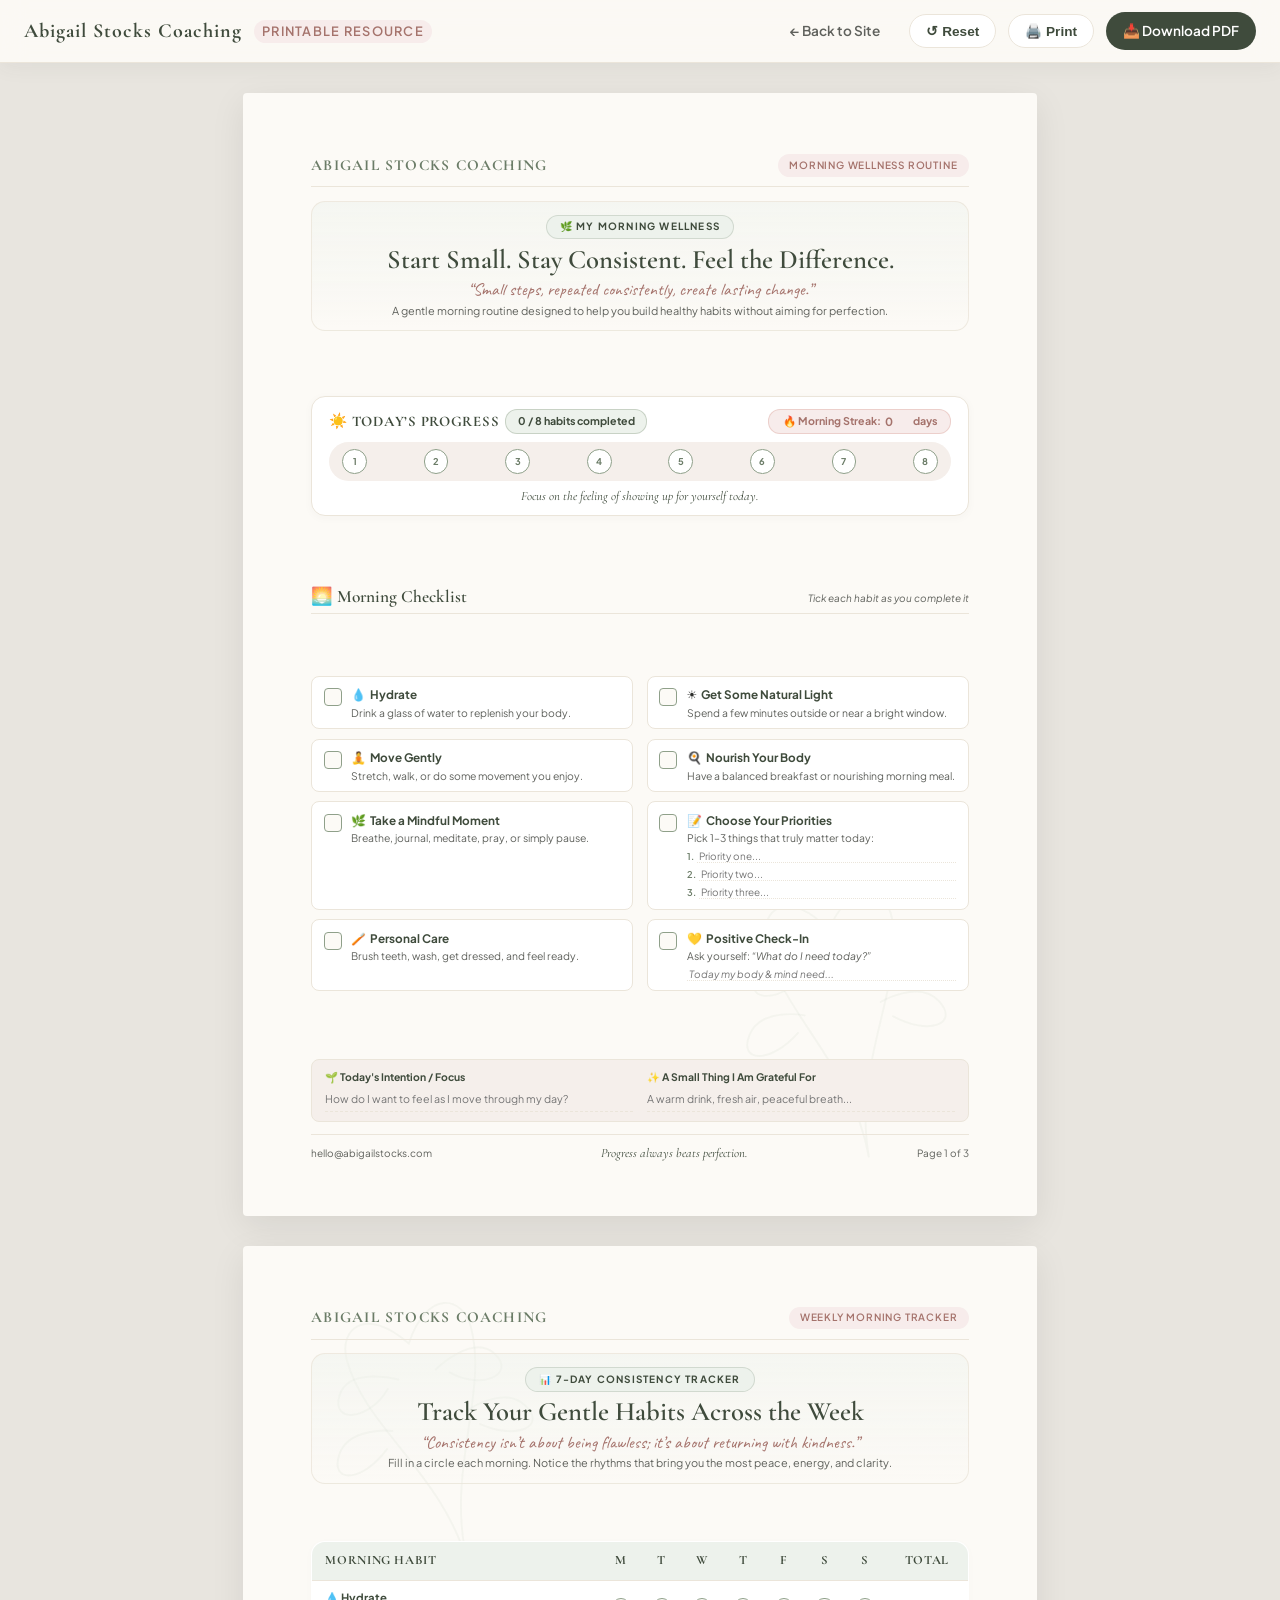
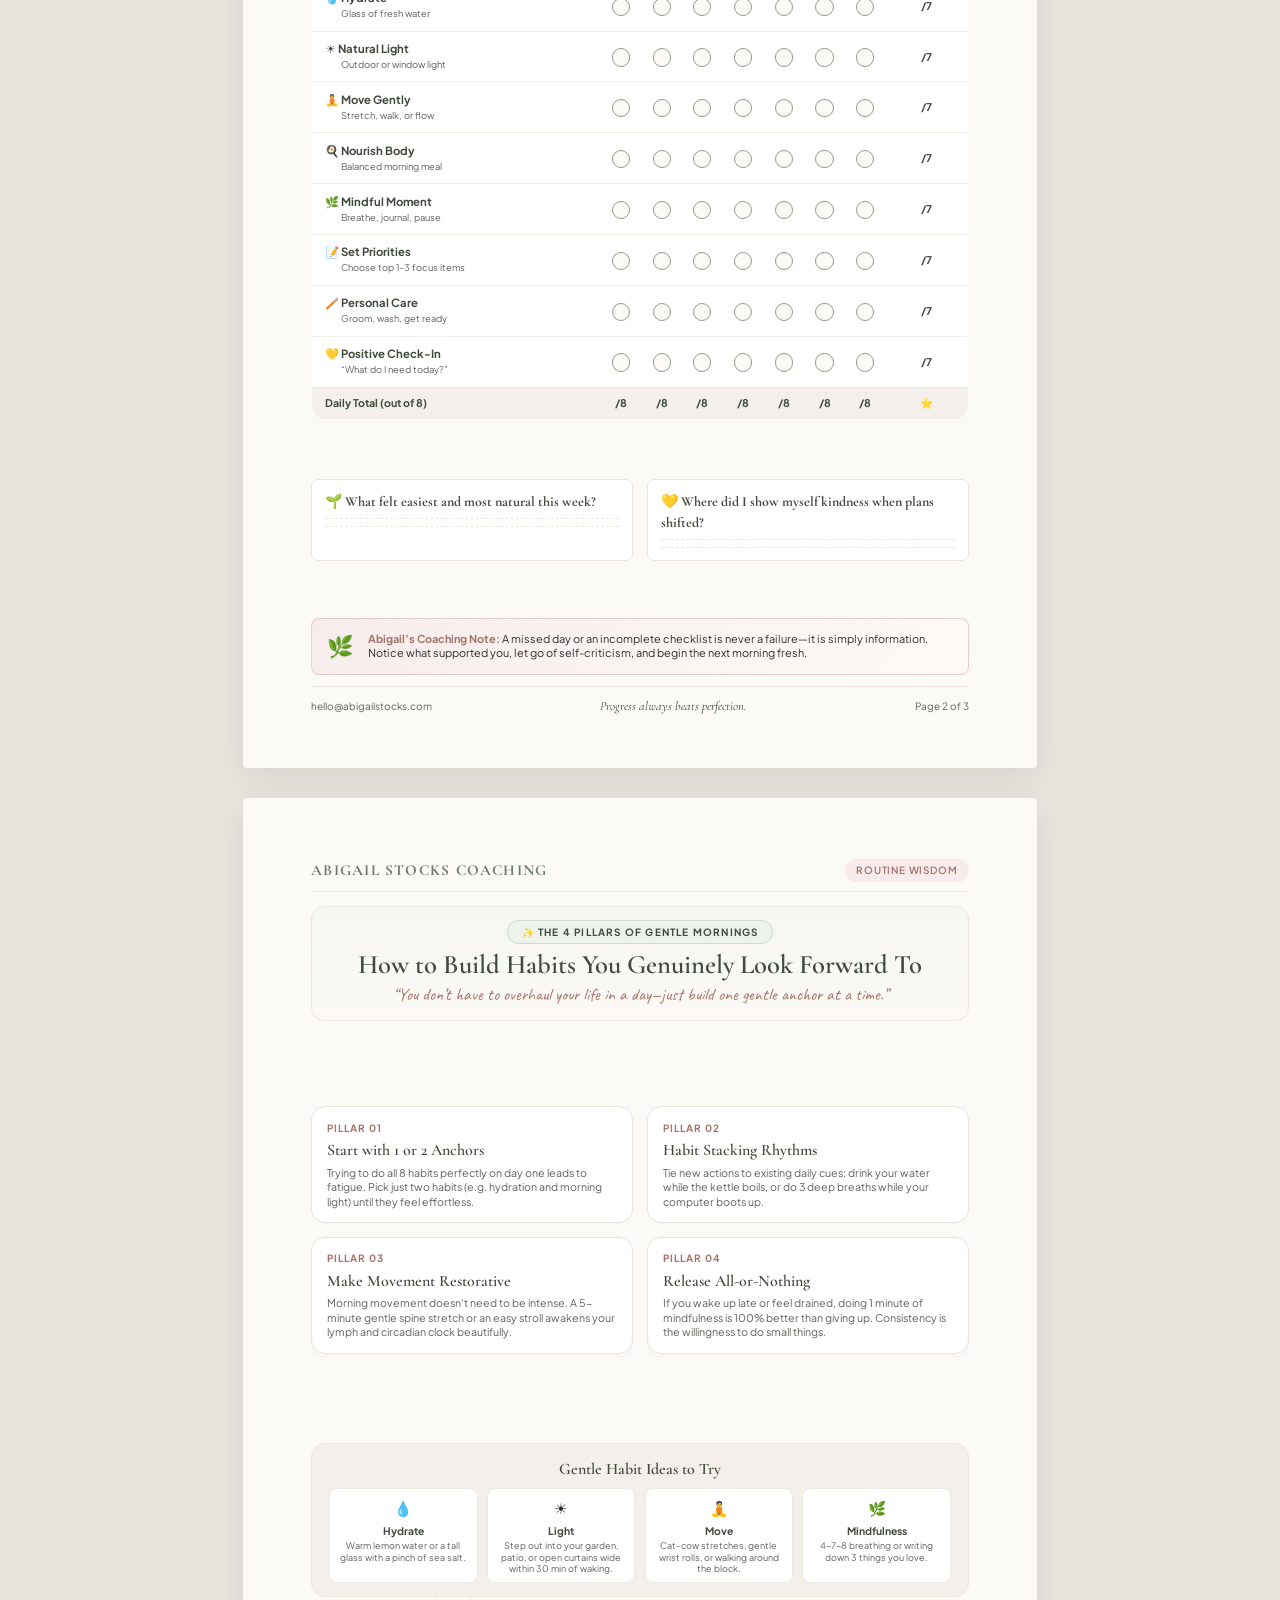
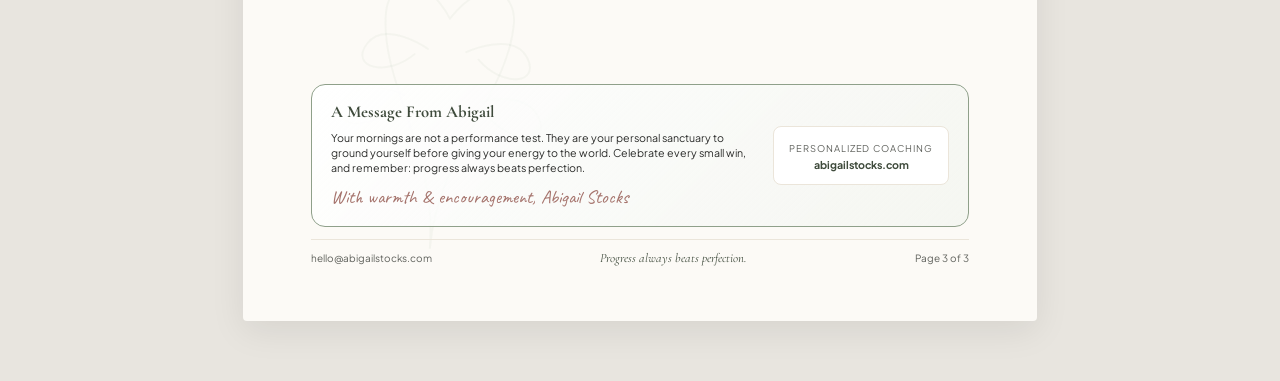
<file: morning-wellness-checklist.html>
<!DOCTYPE html>
<html lang="en">
<head>
    <meta charset="UTF-8">
    <meta name="viewport" content="width=device-width, initial-scale=1.0">
    <title>My Morning Wellness Checklist & Habit Tracker | Abigail Stocks Coaching</title>
    <link rel="preconnect" href="https://fonts.googleapis.com">
    <link rel="preconnect" href="https://fonts.gstatic.com" crossorigin>
    <link href="https://fonts.googleapis.com/css2?family=Alex+Brush&family=Caveat:wght@600&family=Cormorant+Garamond:ital,wght@0,400;0,500;0,600;0,700;1,400;1,500&family=Plus+Jakarta+Sans:wght@300;400;500;600;700&display=swap" rel="stylesheet">
    
    <style>
        /* --- Brand Colors & Variables --- */
        :root {
            --color-cream: #FCFAF6;
            --color-cream-dark: #F5EFEB;
            --color-beige: #EBE5DA;
            --color-sage: #8FA08A;
            --color-sage-light: #EDF2EC;
            --color-sage-medium: #6B7C67;
            --color-sage-dark: #3F4B3C;
            --color-blush: #E2B3AC;
            --color-blush-light: #F7ECEB;
            --color-blush-dark: #A5736C;
            --color-charcoal: #2C2D2B;
            --color-charcoal-muted: #5F615C;
            --color-white: #FFFFFF;
            
            --font-headings: 'Cormorant Garamond', Georgia, serif;
            --font-body: 'Plus Jakarta Sans', system-ui, -apple-system, sans-serif;
            --font-accent: 'Caveat', cursive;
            
            --radius-sm: 8px;
            --radius-md: 14px;
            --radius-lg: 20px;
        }

        /* --- Print Setup --- */
        @page {
            size: A4 portrait;
            margin: 0;
        }
        
        * {
            box-sizing: border-box;
            margin: 0;
            padding: 0;
            -webkit-print-color-adjust: exact !important;
            print-color-adjust: exact !important;
        }

        body {
            font-family: var(--font-body);
            color: var(--color-charcoal);
            background-color: #E8E5DF; /* Subtle contrast outside page in screen mode */
            line-height: 1.5;
            font-size: 9.5pt;
            -webkit-font-smoothing: antialiased;
        }

        /* --- Screen App Bar (Hidden in Print) --- */
        .screen-toolbar {
            position: sticky;
            top: 0;
            z-index: 999;
            background: rgba(252, 250, 246, 0.94);
            backdrop-filter: blur(12px);
            border-bottom: 1px solid var(--color-beige);
            padding: 12px 24px;
            display: flex;
            justify-content: space-between;
            align-items: center;
            box-shadow: 0 4px 20px rgba(63, 75, 60, 0.06);
            max-width: 100%;
        }

        .toolbar-brand {
            display: flex;
            align-items: center;
            gap: 12px;
        }

        .toolbar-brand span {
            font-family: var(--font-headings);
            font-size: 1.25rem;
            font-weight: 700;
            color: var(--color-sage-dark);
            letter-spacing: 0.05em;
        }

        .toolbar-brand small {
            font-family: var(--font-body);
            font-size: 0.8rem;
            color: var(--color-blush-dark);
            font-weight: 600;
            text-transform: uppercase;
            letter-spacing: 0.1em;
            background: var(--color-blush-light);
            padding: 2px 8px;
            border-radius: 12px;
        }

        .toolbar-actions {
            display: flex;
            align-items: center;
            gap: 12px;
        }

        .btn-tool {
            display: inline-flex;
            align-items: center;
            gap: 8px;
            padding: 8px 16px;
            border-radius: 30px;
            font-size: 0.85rem;
            font-weight: 600;
            cursor: pointer;
            transition: all 0.2s ease;
            text-decoration: none;
            border: 1px solid transparent;
        }

        .btn-tool-primary {
            background-color: var(--color-sage-dark);
            color: var(--color-white);
        }

        .btn-tool-primary:hover {
            background-color: var(--color-sage-medium);
            transform: translateY(-1px);
        }

        .btn-tool-secondary {
            background-color: var(--color-white);
            color: var(--color-sage-dark);
            border-color: var(--color-beige);
        }

        .btn-tool-secondary:hover {
            background-color: var(--color-cream-dark);
            border-color: var(--color-sage);
        }

        .btn-tool-link {
            color: var(--color-charcoal-muted);
            background: transparent;
        }

        .btn-tool-link:hover {
            color: var(--color-sage-dark);
        }

        /* --- Document Container --- */
        .document-wrapper {
            display: flex;
            flex-direction: column;
            align-items: center;
            padding: 30px 15px 60px 15px;
            gap: 30px;
        }

        /* --- A4 Page Container --- */
        .page {
            width: 210mm;
            height: 297mm;
            min-height: 297mm;
            max-height: 297mm;
            page-break-after: always;
            break-after: page;
            position: relative;
            overflow: hidden;
            background-color: var(--color-cream);
            padding: 16mm 18mm 14mm 18mm;
            display: flex;
            flex-direction: column;
            justify-content: space-between;
            box-shadow: 0 10px 35px rgba(0, 0, 0, 0.08);
            border-radius: 4px;
        }

        /* Botanical Watermarks */
        .page::before {
            content: '';
            position: absolute;
            width: 85mm;
            height: 85mm;
            background-image: url("data:image/svg+xml,%3Csvg xmlns='http://www.w3.org/2000/svg' viewBox='0 0 100 100' fill='none' stroke='%238FA08A' stroke-width='0.6' stroke-linecap='round' stroke-opacity='0.08'%3E%3Cpath d='M50,92 C50,62 30,42 30,20 C30,10 40,5 50,20 C60,5 70,10 70,20 C70,42 50,62 50,92 Z'/%3E%3Cpath d='M38,45 C38,45 25,40 20,48 C15,56 25,58 35,50'/%3E%3Cpath d='M62,45 C62,45 75,40 80,48 C85,56 75,58 65,50'/%3E%3Cpath d='M44,30 C44,30 30,22 25,30 C20,38 32,40 40,32'/%3E%3Cpath d='M56,30 C56,30 70,22 75,30 C80,38 68,40 60,32'/%3E%3C/svg%3E");
            background-repeat: no-repeat;
            background-size: contain;
            opacity: 0.9;
            pointer-events: none;
            z-index: 0;
        }

        .page-1::before {
            bottom: 8mm;
            right: 8mm;
            transform: rotate(-10deg);
        }

        .page-2::before {
            top: 8mm;
            left: 8mm;
            transform: scaleX(-1) rotate(15deg);
        }

        .page-3::before {
            bottom: 12mm;
            left: 10mm;
            transform: rotate(5deg);
        }

        /* --- Header & Footer --- */
        .page-header {
            display: flex;
            justify-content: space-between;
            align-items: center;
            border-bottom: 1px solid var(--color-beige);
            padding-bottom: 2.5mm;
            margin-bottom: 3.5mm;
            z-index: 10;
            position: relative;
        }

        .page-header .brand-name {
            font-family: var(--font-headings);
            font-size: 11.5pt;
            font-weight: 700;
            color: var(--color-sage-medium);
            letter-spacing: 0.08em;
            text-transform: uppercase;
        }

        .page-header .doc-tag {
            font-size: 7.5pt;
            font-weight: 600;
            color: var(--color-blush-dark);
            background: var(--color-blush-light);
            padding: 1mm 3mm;
            border-radius: 12px;
            letter-spacing: 0.08em;
            text-transform: uppercase;
        }

        .page-footer {
            display: flex;
            justify-content: space-between;
            align-items: center;
            border-top: 1px solid var(--color-beige);
            padding-top: 2.5mm;
            margin-top: 3mm;
            font-size: 7.5pt;
            color: var(--color-charcoal-muted);
            z-index: 10;
            position: relative;
        }

        .page-footer .footer-tagline {
            font-family: var(--font-headings);
            font-style: italic;
            font-size: 9.5pt;
            color: var(--color-sage-dark);
        }

        /* --- Main Content Layout --- */
        .page-content {
            flex: 1;
            display: flex;
            flex-direction: column;
            justify-content: space-between;
            z-index: 5;
            position: relative;
        }

        /* --- Hero Header Block --- */
        .hero-banner {
            text-align: center;
            margin-bottom: 3mm;
            background: linear-gradient(180deg, rgba(237, 242, 236, 0.45) 0%, rgba(252, 250, 246, 0) 100%);
            border: 1px solid rgba(235, 229, 218, 0.8);
            border-radius: var(--radius-md);
            padding: 3.5mm 5mm 3mm 5mm;
        }

        .hero-pill {
            display: inline-flex;
            align-items: center;
            gap: 4px;
            font-size: 7.5pt;
            font-weight: 700;
            text-transform: uppercase;
            letter-spacing: 0.12em;
            color: var(--color-sage-dark);
            background-color: var(--color-sage-light);
            padding: 1mm 3.5mm;
            border-radius: 20px;
            margin-bottom: 1.5mm;
            border: 1px solid rgba(143, 160, 138, 0.3);
        }

        .hero-title {
            font-family: var(--font-headings);
            font-size: 20pt;
            font-weight: 600;
            color: var(--color-sage-dark);
            line-height: 1.15;
            margin-bottom: 1mm;
        }

        .hero-tagline {
            font-family: var(--font-accent);
            font-size: 13pt;
            color: var(--color-blush-dark);
            line-height: 1.2;
            margin-bottom: 1mm;
        }

        .hero-desc {
            font-size: 8.2pt;
            color: var(--color-charcoal-muted);
            max-width: 135mm;
            margin: 0 auto;
            line-height: 1.35;
        }

        /* --- Today's Progress Box --- */
        .progress-card {
            background: var(--color-white);
            border: 1px solid var(--color-beige);
            border-radius: var(--radius-md);
            padding: 3mm 4.5mm;
            margin-bottom: 3.5mm;
            box-shadow: 0 2px 10px rgba(63, 75, 60, 0.03);
        }

        .progress-header {
            display: flex;
            justify-content: space-between;
            align-items: center;
            margin-bottom: 2mm;
        }

        .progress-title-wrap {
            display: flex;
            align-items: center;
            gap: 6px;
        }

        .progress-title {
            font-family: var(--font-headings);
            font-size: 11pt;
            font-weight: 700;
            color: var(--color-sage-dark);
            text-transform: uppercase;
            letter-spacing: 0.05em;
        }

        .habit-counter-badge {
            font-family: var(--font-body);
            font-size: 8pt;
            font-weight: 700;
            color: var(--color-sage-dark);
            background-color: var(--color-sage-light);
            padding: 1mm 3mm;
            border-radius: 12px;
            border: 1px solid rgba(143, 160, 138, 0.4);
        }

        .streak-badge {
            font-size: 8pt;
            font-weight: 700;
            color: var(--color-blush-dark);
            background: var(--color-blush-light);
            padding: 1mm 3.5mm;
            border-radius: 12px;
            border: 1px solid rgba(226, 179, 172, 0.5);
            display: flex;
            align-items: center;
            gap: 4px;
        }

        .streak-input {
            width: 24px;
            border: none;
            background: transparent;
            font-weight: 700;
            color: var(--color-blush-dark);
            font-family: inherit;
            text-align: center;
            font-size: 8.5pt;
        }

        .streak-input:focus {
            outline: 1px solid var(--color-blush);
            background: var(--color-white);
            border-radius: 4px;
        }

        /* Progress Circles Row */
        .progress-bubbles-row {
            display: flex;
            justify-content: space-between;
            align-items: center;
            background: var(--color-cream-dark);
            border-radius: 20px;
            padding: 2mm 3.5mm;
            margin-bottom: 2mm;
        }

        .progress-bubble {
            width: 6.5mm;
            height: 6.5mm;
            border-radius: 50%;
            border: 1.5px solid var(--color-sage);
            background: var(--color-white);
            display: flex;
            align-items: center;
            justify-content: center;
            font-size: 7pt;
            font-weight: 700;
            color: var(--color-sage-medium);
            transition: all 0.25s ease;
        }

        .progress-bubble.completed {
            background-color: var(--color-sage);
            color: var(--color-white);
            border-color: var(--color-sage-dark);
            box-shadow: 0 2px 6px rgba(63, 75, 60, 0.2);
        }

        .progress-quote {
            text-align: center;
            font-family: var(--font-headings);
            font-style: italic;
            font-size: 9.5pt;
            color: var(--color-sage-dark);
            line-height: 1.2;
        }

        /* --- Habits Grid (8 Habits) --- */
        .section-header-row {
            display: flex;
            justify-content: space-between;
            align-items: baseline;
            margin-bottom: 2mm;
            border-bottom: 1px solid var(--color-beige);
            padding-bottom: 1mm;
        }

        .section-heading-sm {
            font-family: var(--font-headings);
            font-size: 13pt;
            font-weight: 600;
            color: var(--color-sage-dark);
            display: flex;
            align-items: center;
            gap: 6px;
        }

        .section-meta-tip {
            font-size: 7.5pt;
            color: var(--color-charcoal-muted);
            font-style: italic;
        }

        .habits-grid {
            display: grid;
            grid-template-columns: 1fr 1fr;
            gap: 2.5mm 3.5mm;
            margin-bottom: 3.5mm;
        }

        .habit-card {
            background: var(--color-white);
            border: 1px solid var(--color-beige);
            border-radius: var(--radius-sm);
            padding: 2.5mm 3mm;
            display: flex;
            align-items: flex-start;
            gap: 2.5mm;
            transition: all 0.2s ease;
            position: relative;
        }

        .habit-card.checked-card {
            background: var(--color-sage-light);
            border-color: var(--color-sage);
        }

        /* Checkbox Custom Style */
        .habit-check-wrapper {
            position: relative;
            flex-shrink: 0;
            margin-top: 0.5mm;
        }

        .habit-checkbox {
            appearance: none;
            -webkit-appearance: none;
            width: 4.8mm;
            height: 4.8mm;
            border: 1.5px solid var(--color-sage);
            border-radius: 4px;
            background: var(--color-cream);
            cursor: pointer;
            display: flex;
            align-items: center;
            justify-content: center;
            transition: all 0.2s ease;
        }

        .habit-checkbox:hover {
            border-color: var(--color-sage-dark);
            background-color: var(--color-white);
        }

        .habit-checkbox:checked {
            background-color: var(--color-sage-dark);
            border-color: var(--color-sage-dark);
        }

        .habit-checkbox:checked::after {
            content: '✔';
            color: #FFFFFF;
            font-size: 7pt;
            font-weight: 700;
            display: block;
        }

        .habit-body {
            flex: 1;
        }

        .habit-title-row {
            display: flex;
            align-items: center;
            gap: 4px;
            margin-bottom: 0.5mm;
        }

        .habit-icon {
            font-size: 9pt;
            line-height: 1;
        }

        .habit-title {
            font-size: 8.8pt;
            font-weight: 700;
            color: var(--color-sage-dark);
        }

        .habit-action-text {
            font-size: 7.8pt;
            color: var(--color-charcoal-muted);
            line-height: 1.25;
        }

        /* Priority fill-in lines in Card 6 */
        .priority-mini-lines {
            margin-top: 1.5mm;
            display: flex;
            flex-direction: column;
            gap: 1mm;
        }

        .priority-line {
            display: flex;
            align-items: center;
            gap: 3px;
            font-size: 7pt;
            color: var(--color-sage-medium);
            font-weight: 600;
        }

        .priority-line input {
            flex: 1;
            border: none;
            border-bottom: 1px dotted var(--color-beige);
            background: transparent;
            font-size: 7.5pt;
            font-family: inherit;
            color: var(--color-charcoal);
            padding: 0 2px;
        }

        .priority-line input:focus {
            outline: none;
            border-bottom-color: var(--color-sage);
        }

        /* Self check-in line in Card 8 */
        .checkin-mini-line {
            margin-top: 1.5mm;
            display: flex;
            align-items: center;
            gap: 3px;
        }

        .checkin-mini-line input {
            width: 100%;
            border: none;
            border-bottom: 1px dotted var(--color-beige);
            background: transparent;
            font-size: 7.5pt;
            font-style: italic;
            font-family: inherit;
            color: var(--color-charcoal);
            padding: 0 2px;
        }

        .checkin-mini-line input:focus {
            outline: none;
            border-bottom-color: var(--color-blush);
        }

        /* --- Bottom Reflections Block --- */
        .bottom-prompts-grid {
            display: grid;
            grid-template-columns: 1fr 1fr;
            gap: 3.5mm;
            background: var(--color-cream-dark);
            border: 1px solid var(--color-beige);
            border-radius: var(--radius-sm);
            padding: 2.5mm 3.5mm;
        }

        .prompt-box {
            display: flex;
            flex-direction: column;
            gap: 1mm;
        }

        .prompt-label-sm {
            font-size: 7.8pt;
            font-weight: 700;
            color: var(--color-sage-dark);
            display: flex;
            align-items: center;
            gap: 4px;
        }

        .prompt-write-area {
            width: 100%;
            border: none;
            border-bottom: 1px dashed var(--color-beige);
            background: transparent;
            font-family: inherit;
            font-size: 8pt;
            color: var(--color-charcoal);
            padding: 1mm 0;
            line-height: 1.4;
            resize: none;
        }

        .prompt-write-area:focus {
            outline: none;
            border-bottom-color: var(--color-sage);
        }

        /* ============================================================ */
        /* --- PAGE 2: WEEKLY HABIT MATRIX --- */
        /* ============================================================ */
        .page-2 .hero-banner {
            margin-bottom: 3.5mm;
        }

        .weekly-matrix-table {
            width: 100%;
            border-collapse: collapse;
            background: var(--color-white);
            border: 1px solid var(--color-beige);
            border-radius: var(--radius-md);
            overflow: hidden;
            margin-bottom: 4mm;
            box-shadow: 0 2px 10px rgba(63, 75, 60, 0.02);
        }

        .weekly-matrix-table th {
            background-color: var(--color-sage-light);
            color: var(--color-sage-dark);
            font-family: var(--font-headings);
            font-size: 9.5pt;
            font-weight: 700;
            text-transform: uppercase;
            letter-spacing: 0.05em;
            padding: 2.5mm 2mm;
            text-align: center;
            border-bottom: 1px solid var(--color-beige);
        }

        .weekly-matrix-table th.th-habit {
            text-align: left;
            padding-left: 3.5mm;
            width: 44%;
        }

        .weekly-matrix-table td {
            padding: 2.5mm 1.5mm;
            text-align: center;
            border-bottom: 1px solid rgba(235, 229, 218, 0.6);
            vertical-align: middle;
        }

        .weekly-matrix-table td.td-habit {
            text-align: left;
            padding-left: 3.5mm;
        }

        .weekly-habit-title {
            font-size: 8.5pt;
            font-weight: 700;
            color: var(--color-sage-dark);
            display: flex;
            align-items: center;
            gap: 4px;
        }

        .weekly-habit-sub {
            font-size: 7pt;
            color: var(--color-charcoal-muted);
            padding-left: 16px;
        }

        .matrix-circle {
            width: 4.8mm;
            height: 4.8mm;
            border-radius: 50%;
            border: 1.5px solid var(--color-sage);
            background: var(--color-cream);
            margin: 0 auto;
            cursor: pointer;
            display: inline-flex;
            align-items: center;
            justify-content: center;
            font-size: 6pt;
            color: transparent;
            transition: all 0.2s ease;
        }

        .matrix-circle.active {
            background-color: var(--color-sage-dark);
            border-color: var(--color-sage-dark);
            color: var(--color-white);
        }

        .matrix-total-cell {
            font-weight: 700;
            color: var(--color-sage-dark);
            font-size: 8pt;
        }

        .tr-footer td {
            background-color: var(--color-cream-dark);
            font-weight: 700;
            font-size: 8pt;
            color: var(--color-sage-dark);
            border-top: 1.5px solid var(--color-beige);
            padding: 2mm 1.5mm;
        }

        /* Weekly Reflection Cards */
        .weekly-reflections-grid {
            display: grid;
            grid-template-columns: 1fr 1fr;
            gap: 3.5mm;
            margin-bottom: 3.5mm;
        }

        .reflection-card {
            background: var(--color-white);
            border: 1px solid var(--color-beige);
            border-radius: var(--radius-sm);
            padding: 3mm 3.5mm;
        }

        .reflection-card h4 {
            font-family: var(--font-headings);
            font-size: 10.5pt;
            color: var(--color-sage-dark);
            margin-bottom: 1.5mm;
        }

        .reflection-lines-box {
            display: flex;
            flex-direction: column;
            gap: 2mm;
        }

        .write-line {
            height: 1px;
            border-bottom: 1px dashed var(--color-beige);
        }

        /* Abigail's Coaching Advice Banner */
        .coaching-quote-card {
            background: linear-gradient(135deg, var(--color-blush-light) 0%, rgba(252, 250, 246, 0.8) 100%);
            border: 1px solid rgba(226, 179, 172, 0.6);
            border-radius: var(--radius-sm);
            padding: 3mm 4mm;
            display: flex;
            align-items: center;
            gap: 3.5mm;
        }

        .coaching-quote-icon {
            font-size: 16pt;
            color: var(--color-blush-dark);
        }

        .coaching-quote-text {
            font-size: 8.2pt;
            color: var(--color-charcoal);
            line-height: 1.35;
        }

        .coaching-quote-text strong {
            color: var(--color-blush-dark);
        }

        /* ============================================================ */
        /* --- PAGE 3: GENTLE MORNING ROUTINE GUIDE --- */
        /* ============================================================ */
        .pillars-grid {
            display: grid;
            grid-template-columns: 1fr 1fr;
            gap: 3.5mm;
            margin-bottom: 4mm;
        }

        .pillar-card {
            background: var(--color-white);
            border: 1px solid var(--color-beige);
            border-radius: var(--radius-md);
            padding: 3.5mm 4mm;
            display: flex;
            flex-direction: column;
            gap: 1.5mm;
            box-shadow: 0 2px 8px rgba(63, 75, 60, 0.02);
        }

        .pillar-num {
            font-size: 7.5pt;
            font-weight: 700;
            text-transform: uppercase;
            letter-spacing: 0.1em;
            color: var(--color-blush-dark);
        }

        .pillar-title {
            font-family: var(--font-headings);
            font-size: 12pt;
            font-weight: 600;
            color: var(--color-sage-dark);
            line-height: 1.2;
        }

        .pillar-desc {
            font-size: 8pt;
            color: var(--color-charcoal-muted);
            line-height: 1.35;
        }

        /* Habits In Action Box */
        .habits-deepdive {
            background: var(--color-cream-dark);
            border: 1px solid var(--color-beige);
            border-radius: var(--radius-md);
            padding: 3.5mm 4.5mm;
            margin-bottom: 3.5mm;
        }

        .deepdive-title {
            font-family: var(--font-headings);
            font-size: 12pt;
            font-weight: 600;
            color: var(--color-sage-dark);
            margin-bottom: 2mm;
            text-align: center;
        }

        .deepdive-grid {
            display: grid;
            grid-template-columns: 1fr 1fr 1fr 1fr;
            gap: 2.5mm;
        }

        .deepdive-item {
            background: var(--color-white);
            border-radius: var(--radius-sm);
            padding: 2mm 2.5mm;
            border: 1px solid rgba(235, 229, 218, 0.8);
            text-align: center;
        }

        .deepdive-icon {
            font-size: 11pt;
            margin-bottom: 1mm;
        }

        .deepdive-h {
            font-size: 7.8pt;
            font-weight: 700;
            color: var(--color-sage-dark);
            margin-bottom: 0.5mm;
        }

        .deepdive-p {
            font-size: 6.8pt;
            color: var(--color-charcoal-muted);
            line-height: 1.25;
        }

        /* Note from Abigail Card */
        .coach-note-card {
            background: linear-gradient(135deg, var(--color-white) 0%, rgba(237, 242, 236, 0.5) 100%);
            border: 1px solid var(--color-sage);
            border-radius: var(--radius-md);
            padding: 4mm 5mm;
            display: flex;
            justify-content: space-between;
            align-items: center;
            gap: 5mm;
        }

        .coach-note-left {
            flex: 1;
        }

        .coach-note-title {
            font-family: var(--font-headings);
            font-size: 12.5pt;
            color: var(--color-sage-dark);
            margin-bottom: 1.5mm;
        }

        .coach-note-body {
            font-size: 8pt;
            color: var(--color-charcoal);
            line-height: 1.4;
            margin-bottom: 2mm;
        }

        .coach-signature-text {
            font-family: var(--font-accent);
            font-size: 14pt;
            color: var(--color-blush-dark);
        }

        .coach-note-cta {
            flex-shrink: 0;
            text-align: center;
            background: var(--color-white);
            border: 1px solid var(--color-beige);
            padding: 3mm 4mm;
            border-radius: var(--radius-sm);
        }

        .cta-label {
            font-size: 7pt;
            text-transform: uppercase;
            letter-spacing: 0.1em;
            color: var(--color-charcoal-muted);
            margin-bottom: 1mm;
        }

        .cta-link-text {
            font-weight: 700;
            font-size: 8pt;
            color: var(--color-sage-dark);
            text-decoration: none;
            display: block;
        }

        /* --- Print Media Query Rules --- */
        @media print {
            body {
                background: none !important;
                padding: 0 !important;
            }

            .screen-toolbar {
                display: none !important;
            }

            .document-wrapper {
                padding: 0 !important;
                gap: 0 !important;
            }

            .page {
                box-shadow: none !important;
                border-radius: 0 !important;
                margin: 0 !important;
                page-break-after: always !important;
                break-after: page !important;
            }

            .habit-checkbox {
                border-color: #3F4B3C !important;
            }
        }

        @media screen and (max-width: 850px) {
            .page {
                width: 100%;
                height: auto;
                min-height: unset;
                max-height: unset;
                padding: 24px 18px;
                border-radius: 12px;
            }

            .document-wrapper {
                padding: 15px 10px 40px 10px;
            }

            .habits-grid, .bottom-prompts-grid, .weekly-reflections-grid, .pillars-grid, .deepdive-grid {
                grid-template-columns: 1fr;
            }

            .weekly-matrix-table {
                display: block;
                overflow-x: auto;
            }

            .coach-note-card {
                flex-direction: column;
                align-items: stretch;
            }
        }
    </style>
</head>
<body>

    <!-- SCREEN TOP BAR -->
    <header class="screen-toolbar">
        <div class="toolbar-brand">
            <span>Abigail Stocks Coaching</span>
            <small>Printable Resource</small>
        </div>
        <div class="toolbar-actions">
            <a href="index.html" class="btn-tool btn-tool-link">← Back to Site</a>
            <button onclick="resetChecklist()" class="btn-tool btn-tool-secondary">↺ Reset</button>
            <button onclick="window.print()" class="btn-tool btn-tool-secondary">🖨️ Print</button>
            <a href="assets/morning-wellness-checklist.pdf" download="Morning_Wellness_Checklist_Abigail_Stocks.pdf" class="btn-tool btn-tool-primary">📥 Download PDF</a>
        </div>
    </header>

    <main class="document-wrapper">

        <!-- ============================================================ -->
        <!-- PAGE 1: DAILY MORNING WELLNESS CHECKLIST -->
        <!-- ============================================================ -->
        <article class="page page-1" id="daily-checklist-page">
            <div class="page-header">
                <span class="brand-name">Abigail Stocks Coaching</span>
                <span class="doc-tag">Morning Wellness Routine</span>
            </div>

            <div class="page-content">
                <!-- Hero Header -->
                <div class="hero-banner">
                    <div class="hero-pill">🌿 My Morning Wellness</div>
                    <h1 class="hero-title">Start Small. Stay Consistent. Feel the Difference.</h1>
                    <p class="hero-tagline">“Small steps, repeated consistently, create lasting change.”</p>
                    <p class="hero-desc">A gentle morning routine designed to help you build healthy habits without aiming for perfection.</p>
                </div>

                <!-- Today's Progress Box -->
                <div class="progress-card">
                    <div class="progress-header">
                        <div class="progress-title-wrap">
                            <span class="progress-title">☀️ Today’s Progress</span>
                            <span class="habit-counter-badge" id="habit-progress-text">0 / 8 habits completed</span>
                        </div>
                        <div class="streak-badge">
                            <span>🔥 Morning Streak:</span>
                            <input type="number" id="streak-counter" class="streak-input" value="0" min="0" title="Click to edit your day streak">
                            <span>days</span>
                        </div>
                    </div>

                    <!-- Progress Circles -->
                    <div class="progress-bubbles-row">
                        <div class="progress-bubble" id="bubble-1">1</div>
                        <div class="progress-bubble" id="bubble-2">2</div>
                        <div class="progress-bubble" id="bubble-3">3</div>
                        <div class="progress-bubble" id="bubble-4">4</div>
                        <div class="progress-bubble" id="bubble-5">5</div>
                        <div class="progress-bubble" id="bubble-6">6</div>
                        <div class="progress-bubble" id="bubble-7">7</div>
                        <div class="progress-bubble" id="bubble-8">8</div>
                    </div>

                    <div class="progress-quote">
                        Focus on the feeling of showing up for yourself today.
                    </div>
                </div>

                <!-- Checklist Header -->
                <div class="section-header-row">
                    <h2 class="section-heading-sm">🌅 Morning Checklist</h2>
                    <span class="section-meta-tip">Tick each habit as you complete it</span>
                </div>

                <!-- 8 Habits Grid -->
                <div class="habits-grid">
                    <!-- Habit 1 -->
                    <div class="habit-card" id="card-1">
                        <div class="habit-check-wrapper">
                            <input type="checkbox" class="habit-checkbox" id="habit-1" onchange="toggleHabit(1)">
                        </div>
                        <div class="habit-body">
                            <div class="habit-title-row">
                                <span class="habit-icon">💧</span>
                                <label for="habit-1" class="habit-title">Hydrate</label>
                            </div>
                            <p class="habit-action-text">Drink a glass of water to replenish your body.</p>
                        </div>
                    </div>

                    <!-- Habit 2 -->
                    <div class="habit-card" id="card-2">
                        <div class="habit-check-wrapper">
                            <input type="checkbox" class="habit-checkbox" id="habit-2" onchange="toggleHabit(2)">
                        </div>
                        <div class="habit-body">
                            <div class="habit-title-row">
                                <span class="habit-icon">☀️</span>
                                <label for="habit-2" class="habit-title">Get Some Natural Light</label>
                            </div>
                            <p class="habit-action-text">Spend a few minutes outside or near a bright window.</p>
                        </div>
                    </div>

                    <!-- Habit 3 -->
                    <div class="habit-card" id="card-3">
                        <div class="habit-check-wrapper">
                            <input type="checkbox" class="habit-checkbox" id="habit-3" onchange="toggleHabit(3)">
                        </div>
                        <div class="habit-body">
                            <div class="habit-title-row">
                                <span class="habit-icon">🧘</span>
                                <label for="habit-3" class="habit-title">Move Gently</label>
                            </div>
                            <p class="habit-action-text">Stretch, walk, or do some movement you enjoy.</p>
                        </div>
                    </div>

                    <!-- Habit 4 -->
                    <div class="habit-card" id="card-4">
                        <div class="habit-check-wrapper">
                            <input type="checkbox" class="habit-checkbox" id="habit-4" onchange="toggleHabit(4)">
                        </div>
                        <div class="habit-body">
                            <div class="habit-title-row">
                                <span class="habit-icon">🍳</span>
                                <label for="habit-4" class="habit-title">Nourish Your Body</label>
                            </div>
                            <p class="habit-action-text">Have a balanced breakfast or nourishing morning meal.</p>
                        </div>
                    </div>

                    <!-- Habit 5 -->
                    <div class="habit-card" id="card-5">
                        <div class="habit-check-wrapper">
                            <input type="checkbox" class="habit-checkbox" id="habit-5" onchange="toggleHabit(5)">
                        </div>
                        <div class="habit-body">
                            <div class="habit-title-row">
                                <span class="habit-icon">🌿</span>
                                <label for="habit-5" class="habit-title">Take a Mindful Moment</label>
                            </div>
                            <p class="habit-action-text">Breathe, journal, meditate, pray, or simply pause.</p>
                        </div>
                    </div>

                    <!-- Habit 6 -->
                    <div class="habit-card" id="card-6">
                        <div class="habit-check-wrapper">
                            <input type="checkbox" class="habit-checkbox" id="habit-6" onchange="toggleHabit(6)">
                        </div>
                        <div class="habit-body">
                            <div class="habit-title-row">
                                <span class="habit-icon">📝</span>
                                <label for="habit-6" class="habit-title">Choose Your Priorities</label>
                            </div>
                            <p class="habit-action-text">Pick 1–3 things that truly matter today:</p>
                            <div class="priority-mini-lines">
                                <div class="priority-line"><span>1.</span><input type="text" placeholder="Priority one..."></div>
                                <div class="priority-line"><span>2.</span><input type="text" placeholder="Priority two..."></div>
                                <div class="priority-line"><span>3.</span><input type="text" placeholder="Priority three..."></div>
                            </div>
                        </div>
                    </div>

                    <!-- Habit 7 -->
                    <div class="habit-card" id="card-7">
                        <div class="habit-check-wrapper">
                            <input type="checkbox" class="habit-checkbox" id="habit-7" onchange="toggleHabit(7)">
                        </div>
                        <div class="habit-body">
                            <div class="habit-title-row">
                                <span class="habit-icon">🪥</span>
                                <label for="habit-7" class="habit-title">Personal Care</label>
                            </div>
                            <p class="habit-action-text">Brush teeth, wash, get dressed, and feel ready.</p>
                        </div>
                    </div>

                    <!-- Habit 8 -->
                    <div class="habit-card" id="card-8">
                        <div class="habit-check-wrapper">
                            <input type="checkbox" class="habit-checkbox" id="habit-8" onchange="toggleHabit(8)">
                        </div>
                        <div class="habit-body">
                            <div class="habit-title-row">
                                <span class="habit-icon">💛</span>
                                <label for="habit-8" class="habit-title">Positive Check-In</label>
                            </div>
                            <p class="habit-action-text">Ask yourself: <em>“What do I need today?”</em></p>
                            <div class="checkin-mini-line">
                                <input type="text" placeholder="Today my body & mind need...">
                            </div>
                        </div>
                    </div>
                </div>

                <!-- Daily Mindset Prompts -->
                <div class="bottom-prompts-grid">
                    <div class="prompt-box">
                        <span class="prompt-label-sm">🌱 Today's Intention / Focus</span>
                        <input type="text" class="prompt-write-area" placeholder="How do I want to feel as I move through my day?">
                    </div>
                    <div class="prompt-box">
                        <span class="prompt-label-sm">✨ A Small Thing I Am Grateful For</span>
                        <input type="text" class="prompt-write-area" placeholder="A warm drink, fresh air, peaceful breath...">
                    </div>
                </div>
            </div>

            <div class="page-footer">
                <span>hello@abigailstocks.com</span>
                <span class="footer-tagline">Progress always beats perfection.</span>
                <span>Page 1 of 3</span>
            </div>
        </article>


        <!-- ============================================================ -->
        <!-- PAGE 2: WEEKLY WELLNESS HABIT MATRIX -->
        <!-- ============================================================ -->
        <article class="page page-2" id="weekly-matrix-page">
            <div class="page-header">
                <span class="brand-name">Abigail Stocks Coaching</span>
                <span class="doc-tag">Weekly Morning Tracker</span>
            </div>

            <div class="page-content">
                <!-- Hero Header -->
                <div class="hero-banner">
                    <div class="hero-pill">📊 7-Day Consistency Tracker</div>
                    <h2 class="hero-title">Track Your Gentle Habits Across the Week</h2>
                    <p class="hero-tagline">“Consistency isn’t about being flawless; it’s about returning with kindness.”</p>
                    <p class="hero-desc">Fill in a circle each morning. Notice the rhythms that bring you the most peace, energy, and clarity.</p>
                </div>

                <!-- Weekly Matrix Table -->
                <table class="weekly-matrix-table">
                    <thead>
                        <tr>
                            <th class="th-habit">Morning Habit</th>
                            <th>M</th>
                            <th>T</th>
                            <th>W</th>
                            <th>T</th>
                            <th>F</th>
                            <th>S</th>
                            <th>S</th>
                            <th>Total</th>
                        </tr>
                    </thead>
                    <tbody>
                        <!-- Habit 1 -->
                        <tr>
                            <td class="td-habit">
                                <div class="weekly-habit-title">💧 Hydrate</div>
                                <div class="weekly-habit-sub">Glass of fresh water</div>
                            </td>
                            <td><div class="matrix-circle" onclick="toggleMatrix(this)">✔</div></td>
                            <td><div class="matrix-circle" onclick="toggleMatrix(this)">✔</div></td>
                            <td><div class="matrix-circle" onclick="toggleMatrix(this)">✔</div></td>
                            <td><div class="matrix-circle" onclick="toggleMatrix(this)">✔</div></td>
                            <td><div class="matrix-circle" onclick="toggleMatrix(this)">✔</div></td>
                            <td><div class="matrix-circle" onclick="toggleMatrix(this)">✔</div></td>
                            <td><div class="matrix-circle" onclick="toggleMatrix(this)">✔</div></td>
                            <td class="matrix-total-cell row-total">/7</td>
                        </tr>

                        <!-- Habit 2 -->
                        <tr>
                            <td class="td-habit">
                                <div class="weekly-habit-title">☀️ Natural Light</div>
                                <div class="weekly-habit-sub">Outdoor or window light</div>
                            </td>
                            <td><div class="matrix-circle" onclick="toggleMatrix(this)">✔</div></td>
                            <td><div class="matrix-circle" onclick="toggleMatrix(this)">✔</div></td>
                            <td><div class="matrix-circle" onclick="toggleMatrix(this)">✔</div></td>
                            <td><div class="matrix-circle" onclick="toggleMatrix(this)">✔</div></td>
                            <td><div class="matrix-circle" onclick="toggleMatrix(this)">✔</div></td>
                            <td><div class="matrix-circle" onclick="toggleMatrix(this)">✔</div></td>
                            <td><div class="matrix-circle" onclick="toggleMatrix(this)">✔</div></td>
                            <td class="matrix-total-cell row-total">/7</td>
                        </tr>

                        <!-- Habit 3 -->
                        <tr>
                            <td class="td-habit">
                                <div class="weekly-habit-title">🧘 Move Gently</div>
                                <div class="weekly-habit-sub">Stretch, walk, or flow</div>
                            </td>
                            <td><div class="matrix-circle" onclick="toggleMatrix(this)">✔</div></td>
                            <td><div class="matrix-circle" onclick="toggleMatrix(this)">✔</div></td>
                            <td><div class="matrix-circle" onclick="toggleMatrix(this)">✔</div></td>
                            <td><div class="matrix-circle" onclick="toggleMatrix(this)">✔</div></td>
                            <td><div class="matrix-circle" onclick="toggleMatrix(this)">✔</div></td>
                            <td><div class="matrix-circle" onclick="toggleMatrix(this)">✔</div></td>
                            <td><div class="matrix-circle" onclick="toggleMatrix(this)">✔</div></td>
                            <td class="matrix-total-cell row-total">/7</td>
                        </tr>

                        <!-- Habit 4 -->
                        <tr>
                            <td class="td-habit">
                                <div class="weekly-habit-title">🍳 Nourish Body</div>
                                <div class="weekly-habit-sub">Balanced morning meal</div>
                            </td>
                            <td><div class="matrix-circle" onclick="toggleMatrix(this)">✔</div></td>
                            <td><div class="matrix-circle" onclick="toggleMatrix(this)">✔</div></td>
                            <td><div class="matrix-circle" onclick="toggleMatrix(this)">✔</div></td>
                            <td><div class="matrix-circle" onclick="toggleMatrix(this)">✔</div></td>
                            <td><div class="matrix-circle" onclick="toggleMatrix(this)">✔</div></td>
                            <td><div class="matrix-circle" onclick="toggleMatrix(this)">✔</div></td>
                            <td><div class="matrix-circle" onclick="toggleMatrix(this)">✔</div></td>
                            <td class="matrix-total-cell row-total">/7</td>
                        </tr>

                        <!-- Habit 5 -->
                        <tr>
                            <td class="td-habit">
                                <div class="weekly-habit-title">🌿 Mindful Moment</div>
                                <div class="weekly-habit-sub">Breathe, journal, pause</div>
                            </td>
                            <td><div class="matrix-circle" onclick="toggleMatrix(this)">✔</div></td>
                            <td><div class="matrix-circle" onclick="toggleMatrix(this)">✔</div></td>
                            <td><div class="matrix-circle" onclick="toggleMatrix(this)">✔</div></td>
                            <td><div class="matrix-circle" onclick="toggleMatrix(this)">✔</div></td>
                            <td><div class="matrix-circle" onclick="toggleMatrix(this)">✔</div></td>
                            <td><div class="matrix-circle" onclick="toggleMatrix(this)">✔</div></td>
                            <td><div class="matrix-circle" onclick="toggleMatrix(this)">✔</div></td>
                            <td class="matrix-total-cell row-total">/7</td>
                        </tr>

                        <!-- Habit 6 -->
                        <tr>
                            <td class="td-habit">
                                <div class="weekly-habit-title">📝 Set Priorities</div>
                                <div class="weekly-habit-sub">Choose top 1–3 focus items</div>
                            </td>
                            <td><div class="matrix-circle" onclick="toggleMatrix(this)">✔</div></td>
                            <td><div class="matrix-circle" onclick="toggleMatrix(this)">✔</div></td>
                            <td><div class="matrix-circle" onclick="toggleMatrix(this)">✔</div></td>
                            <td><div class="matrix-circle" onclick="toggleMatrix(this)">✔</div></td>
                            <td><div class="matrix-circle" onclick="toggleMatrix(this)">✔</div></td>
                            <td><div class="matrix-circle" onclick="toggleMatrix(this)">✔</div></td>
                            <td><div class="matrix-circle" onclick="toggleMatrix(this)">✔</div></td>
                            <td class="matrix-total-cell row-total">/7</td>
                        </tr>

                        <!-- Habit 7 -->
                        <tr>
                            <td class="td-habit">
                                <div class="weekly-habit-title">🪥 Personal Care</div>
                                <div class="weekly-habit-sub">Groom, wash, get ready</div>
                            </td>
                            <td><div class="matrix-circle" onclick="toggleMatrix(this)">✔</div></td>
                            <td><div class="matrix-circle" onclick="toggleMatrix(this)">✔</div></td>
                            <td><div class="matrix-circle" onclick="toggleMatrix(this)">✔</div></td>
                            <td><div class="matrix-circle" onclick="toggleMatrix(this)">✔</div></td>
                            <td><div class="matrix-circle" onclick="toggleMatrix(this)">✔</div></td>
                            <td><div class="matrix-circle" onclick="toggleMatrix(this)">✔</div></td>
                            <td><div class="matrix-circle" onclick="toggleMatrix(this)">✔</div></td>
                            <td class="matrix-total-cell row-total">/7</td>
                        </tr>

                        <!-- Habit 8 -->
                        <tr>
                            <td class="td-habit">
                                <div class="weekly-habit-title">💛 Positive Check-In</div>
                                <div class="weekly-habit-sub">“What do I need today?”</div>
                            </td>
                            <td><div class="matrix-circle" onclick="toggleMatrix(this)">✔</div></td>
                            <td><div class="matrix-circle" onclick="toggleMatrix(this)">✔</div></td>
                            <td><div class="matrix-circle" onclick="toggleMatrix(this)">✔</div></td>
                            <td><div class="matrix-circle" onclick="toggleMatrix(this)">✔</div></td>
                            <td><div class="matrix-circle" onclick="toggleMatrix(this)">✔</div></td>
                            <td><div class="matrix-circle" onclick="toggleMatrix(this)">✔</div></td>
                            <td><div class="matrix-circle" onclick="toggleMatrix(this)">✔</div></td>
                            <td class="matrix-total-cell row-total">/7</td>
                        </tr>
                    </tbody>
                    <tfoot>
                        <tr class="tr-footer">
                            <td class="td-habit">Daily Total (out of 8)</td>
                            <td>/8</td>
                            <td>/8</td>
                            <td>/8</td>
                            <td>/8</td>
                            <td>/8</td>
                            <td>/8</td>
                            <td>/8</td>
                            <td>⭐</td>
                        </tr>
                    </tfoot>
                </table>

                <!-- Weekly Reflections -->
                <div class="weekly-reflections-grid">
                    <div class="reflection-card">
                        <h4>🌱 What felt easiest and most natural this week?</h4>
                        <div class="reflection-lines-box">
                            <div class="write-line"></div>
                            <div class="write-line"></div>
                        </div>
                    </div>
                    <div class="reflection-card">
                        <h4>💛 Where did I show myself kindness when plans shifted?</h4>
                        <div class="reflection-lines-box">
                            <div class="write-line"></div>
                            <div class="write-line"></div>
                        </div>
                    </div>
                </div>

                <!-- Abigail's Coaching Advice Banner -->
                <div class="coaching-quote-card">
                    <div class="coaching-quote-icon">🌿</div>
                    <div class="coaching-quote-text">
                        <strong>Abigail’s Coaching Note:</strong> A missed day or an incomplete checklist is never a failure—it is simply information. Notice what supported you, let go of self-criticism, and begin the next morning fresh.
                    </div>
                </div>
            </div>

            <div class="page-footer">
                <span>hello@abigailstocks.com</span>
                <span class="footer-tagline">Progress always beats perfection.</span>
                <span>Page 2 of 3</span>
            </div>
        </article>


        <!-- ============================================================ -->
        <!-- PAGE 3: GENTLE MORNING ROUTINE GUIDE -->
        <!-- ============================================================ -->
        <article class="page page-3" id="guide-page">
            <div class="page-header">
                <span class="brand-name">Abigail Stocks Coaching</span>
                <span class="doc-tag">Routine Wisdom</span>
            </div>

            <div class="page-content">
                <!-- Hero Header -->
                <div class="hero-banner">
                    <div class="hero-pill">✨ The 4 Pillars of Gentle Mornings</div>
                    <h2 class="hero-title">How to Build Habits You Genuinely Look Forward To</h2>
                    <p class="hero-tagline">“You don’t have to overhaul your life in a day—just build one gentle anchor at a time.”</p>
                </div>

                <!-- 4 Pillars Grid -->
                <div class="pillars-grid">
                    <!-- Pillar 1 -->
                    <div class="pillar-card">
                        <span class="pillar-num">Pillar 01</span>
                        <h3 class="pillar-title">Start with 1 or 2 Anchors</h3>
                        <p class="pillar-desc">Trying to do all 8 habits perfectly on day one leads to fatigue. Pick just two habits (e.g. hydration and morning light) until they feel effortless.</p>
                    </div>

                    <!-- Pillar 2 -->
                    <div class="pillar-card">
                        <span class="pillar-num">Pillar 02</span>
                        <h3 class="pillar-title">Habit Stacking Rhythms</h3>
                        <p class="pillar-desc">Tie new actions to existing daily cues: drink your water while the kettle boils, or do 3 deep breaths while your computer boots up.</p>
                    </div>

                    <!-- Pillar 3 -->
                    <div class="pillar-card">
                        <span class="pillar-num">Pillar 03</span>
                        <h3 class="pillar-title">Make Movement Restorative</h3>
                        <p class="pillar-desc">Morning movement doesn't need to be intense. A 5-minute gentle spine stretch or an easy stroll awakens your lymph and circadian clock beautifully.</p>
                    </div>

                    <!-- Pillar 4 -->
                    <div class="pillar-card">
                        <span class="pillar-num">Pillar 04</span>
                        <h3 class="pillar-title">Release All-or-Nothing</h3>
                        <p class="pillar-desc">If you wake up late or feel drained, doing 1 minute of mindfulness is 100% better than giving up. Consistency is the willingness to do small things.</p>
                    </div>
                </div>

                <!-- Habit Quick-Look Details -->
                <div class="habits-deepdive">
                    <h3 class="deepdive-title">Gentle Habit Ideas to Try</h3>
                    <div class="deepdive-grid">
                        <div class="deepdive-item">
                            <div class="deepdive-icon">💧</div>
                            <div class="deepdive-h">Hydrate</div>
                            <p class="deepdive-p">Warm lemon water or a tall glass with a pinch of sea salt.</p>
                        </div>
                        <div class="deepdive-item">
                            <div class="deepdive-icon">☀️</div>
                            <div class="deepdive-h">Light</div>
                            <p class="deepdive-p">Step out into your garden, patio, or open curtains wide within 30 min of waking.</p>
                        </div>
                        <div class="deepdive-item">
                            <div class="deepdive-icon">🧘</div>
                            <div class="deepdive-h">Move</div>
                            <p class="deepdive-p">Cat-cow stretches, gentle wrist rolls, or walking around the block.</p>
                        </div>
                        <div class="deepdive-item">
                            <div class="deepdive-icon">🌿</div>
                            <div class="deepdive-h">Mindfulness</div>
                            <p class="deepdive-p">4-7-8 breathing or writing down 3 things you love.</p>
                        </div>
                    </div>
                </div>

                <!-- Note from Coach Abigail -->
                <div class="coach-note-card">
                    <div class="coach-note-left">
                        <h3 class="coach-note-title">A Message From Abigail</h3>
                        <p class="coach-note-body">Your mornings are not a performance test. They are your personal sanctuary to ground yourself before giving your energy to the world. Celebrate every small win, and remember: progress always beats perfection.</p>
                        <span class="coach-signature-text">With warmth & encouragement, Abigail Stocks</span>
                    </div>
                    <div class="coach-note-cta">
                        <span class="cta-label">Personalized Coaching</span>
                        <a href="https://abigailstocks.com/#contact" class="cta-link-text">abigailstocks.com</a>
                    </div>
                </div>
            </div>

            <div class="page-footer">
                <span>hello@abigailstocks.com</span>
                <span class="footer-tagline">Progress always beats perfection.</span>
                <span>Page 3 of 3</span>
            </div>
        </article>

    </main>

    <!-- Interactive Script -->
    <script>
        function toggleHabit(index) {
            const card = document.getElementById(`card-${index}`);
            const checkbox = document.getElementById(`habit-${index}`);
            const bubble = document.getElementById(`bubble-${index}`);

            if (checkbox.checked) {
                card.classList.add('checked-card');
                bubble.classList.add('completed');
                bubble.textContent = '✔';
            } else {
                card.classList.remove('checked-card');
                bubble.classList.remove('completed');
                bubble.textContent = index;
            }

            updateProgress();
        }

        function updateProgress() {
            const checkboxes = document.querySelectorAll('.habit-checkbox');
            let completed = 0;
            checkboxes.forEach(cb => {
                if (cb.checked) completed++;
            });

            const text = document.getElementById('habit-progress-text');
            text.textContent = `${completed} / 8 habits completed`;

            if (completed === 8) {
                text.style.backgroundColor = '#3F4B3C';
                text.style.color = '#FFFFFF';
            } else {
                text.style.backgroundColor = 'var(--color-sage-light)';
                text.style.color = 'var(--color-sage-dark)';
            }
        }

        function toggleMatrix(el) {
            el.classList.toggle('active');
        }

        function resetChecklist() {
            for (let i = 1; i <= 8; i++) {
                const cb = document.getElementById(`habit-${i}`);
                if (cb) {
                    cb.checked = false;
                    toggleHabit(i);
                }
            }
            document.querySelectorAll('.matrix-circle').forEach(c => c.classList.remove('active'));
            document.querySelectorAll('input[type="text"]').forEach(input => input.value = '');
            updateProgress();
        }
    </script>
</body>
</html>
</file>
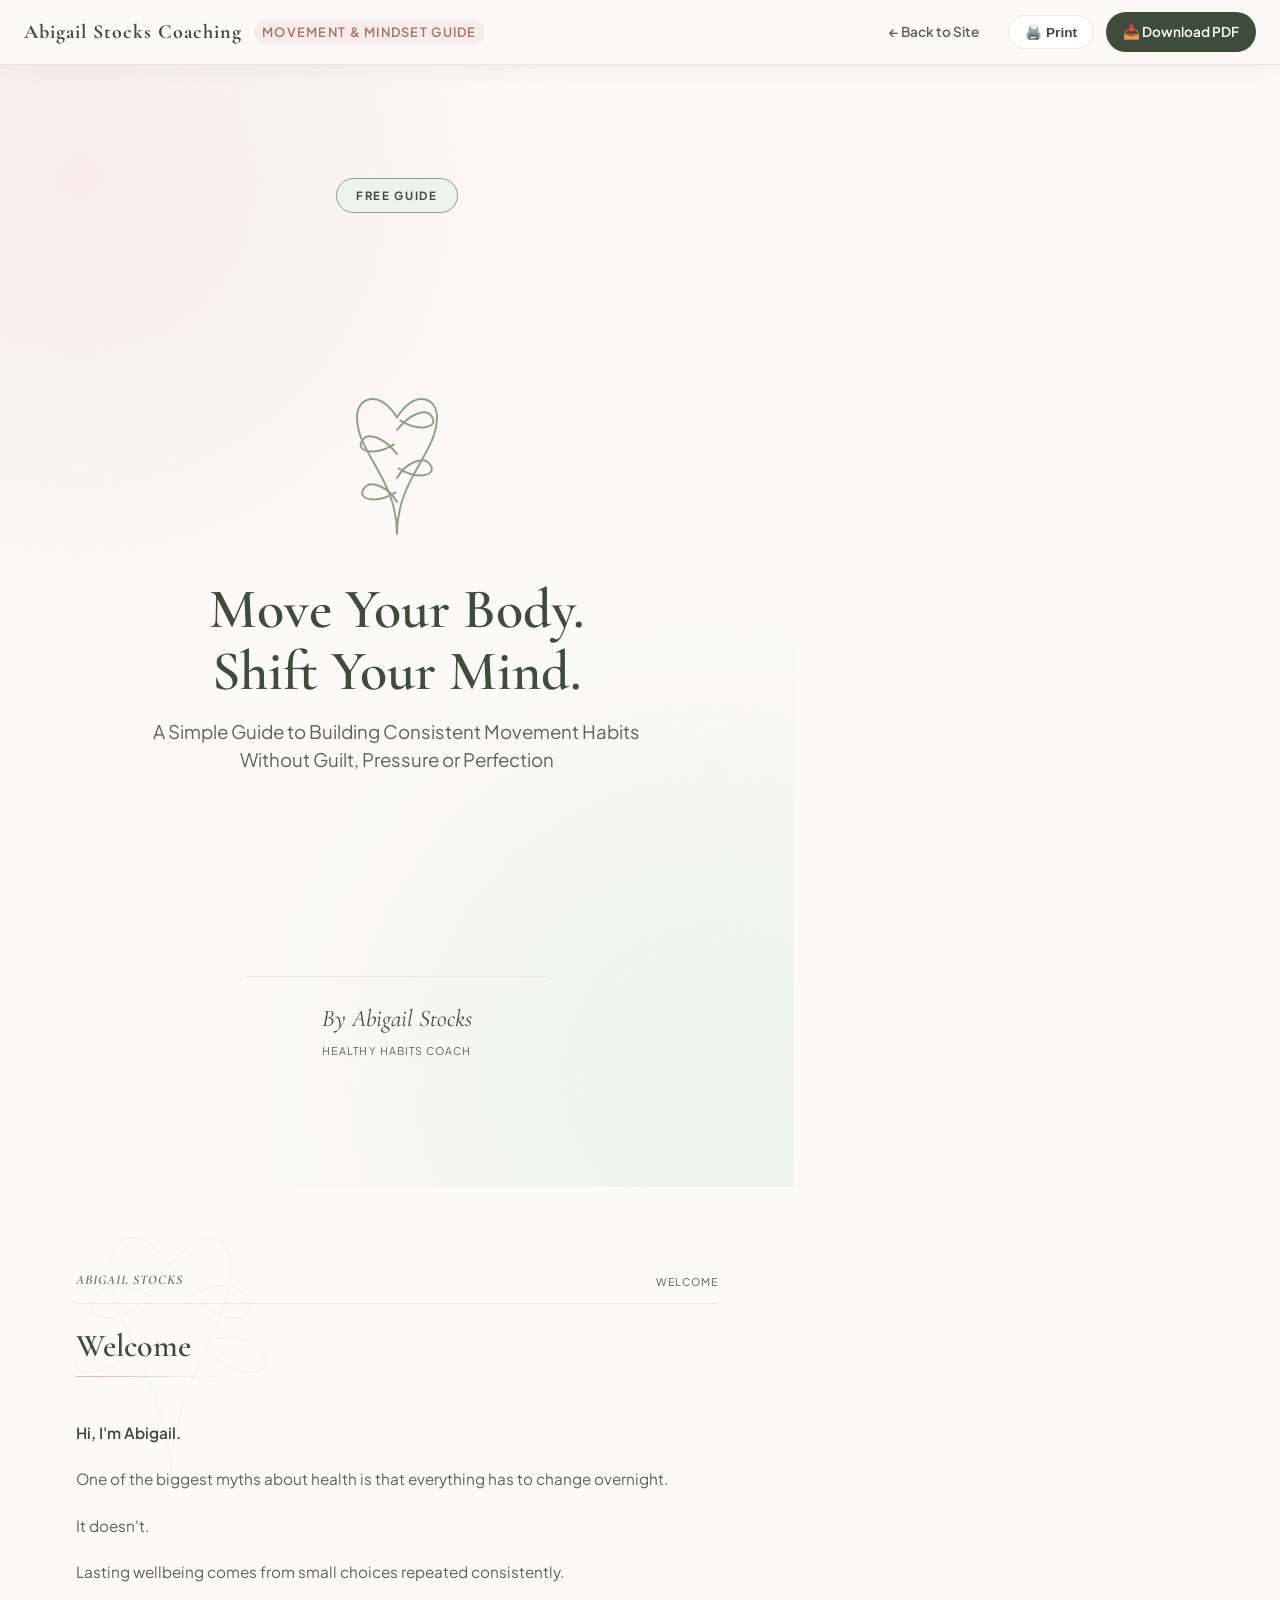
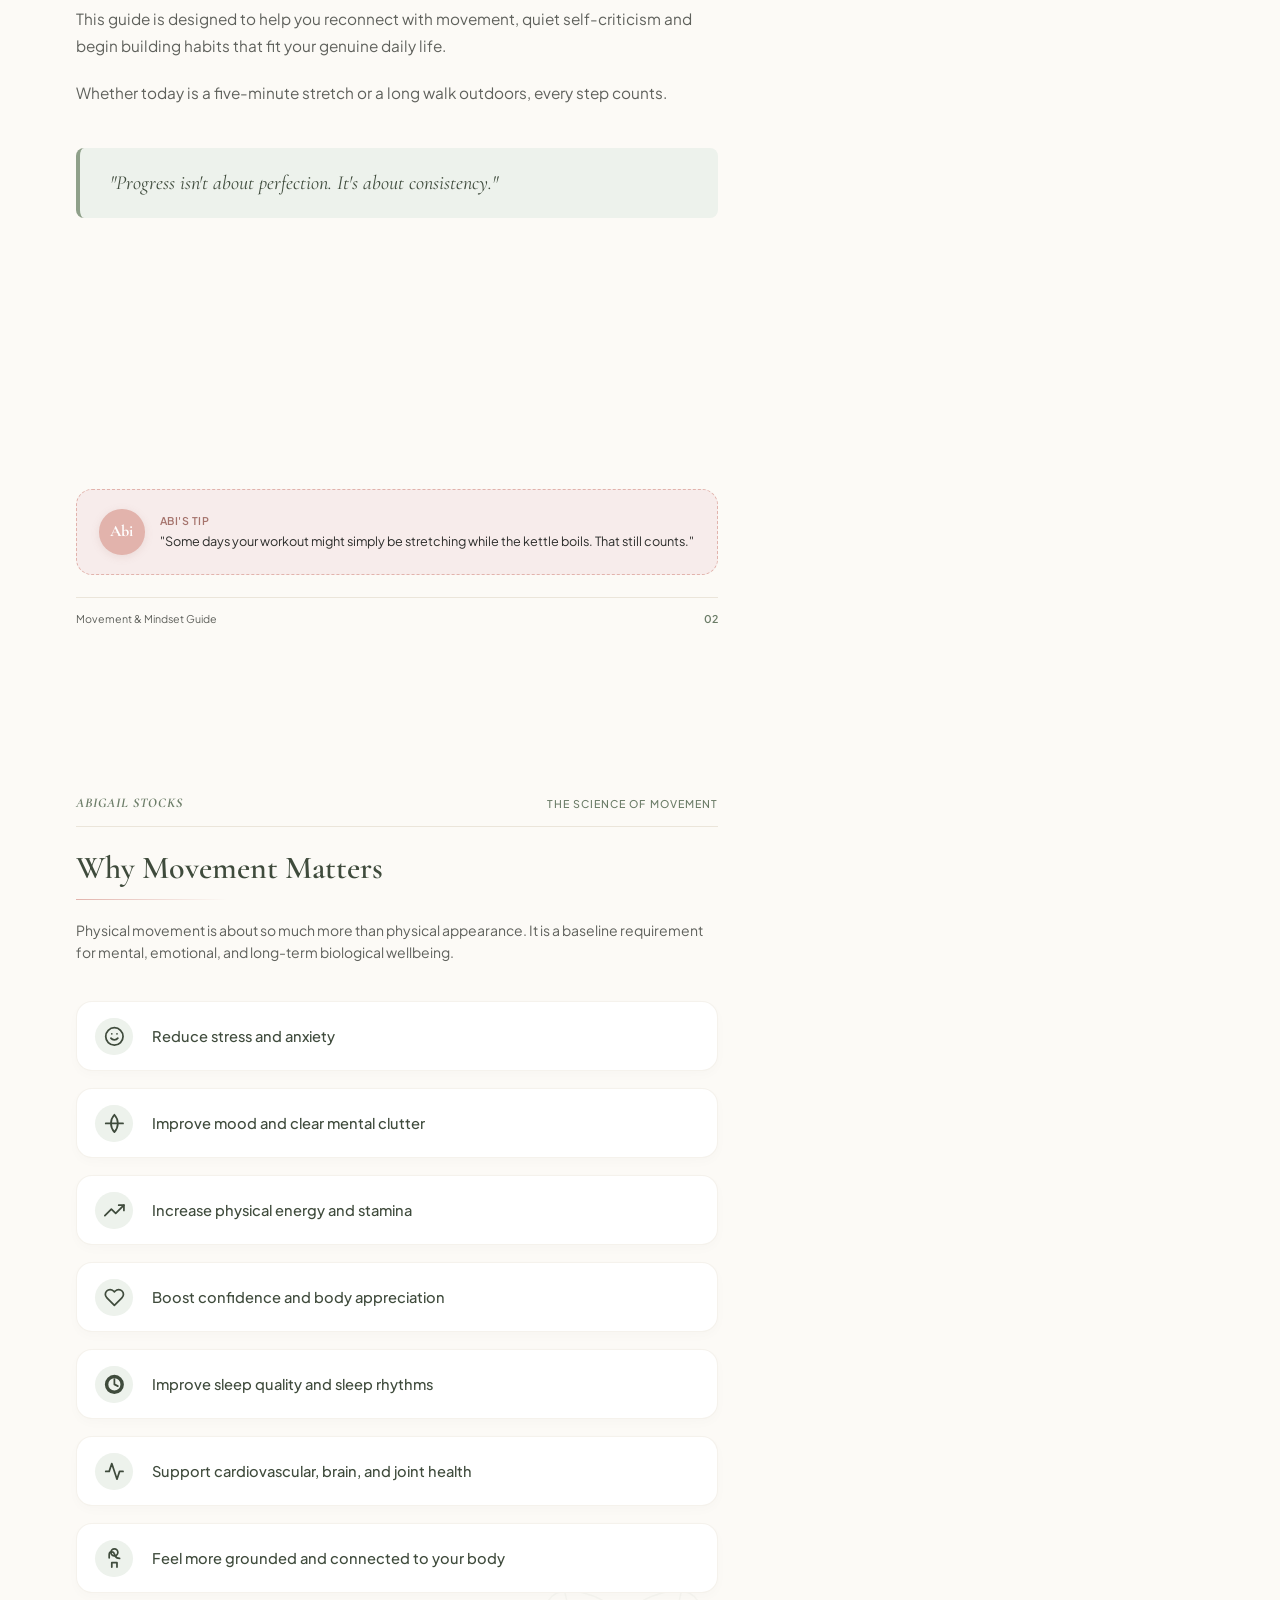
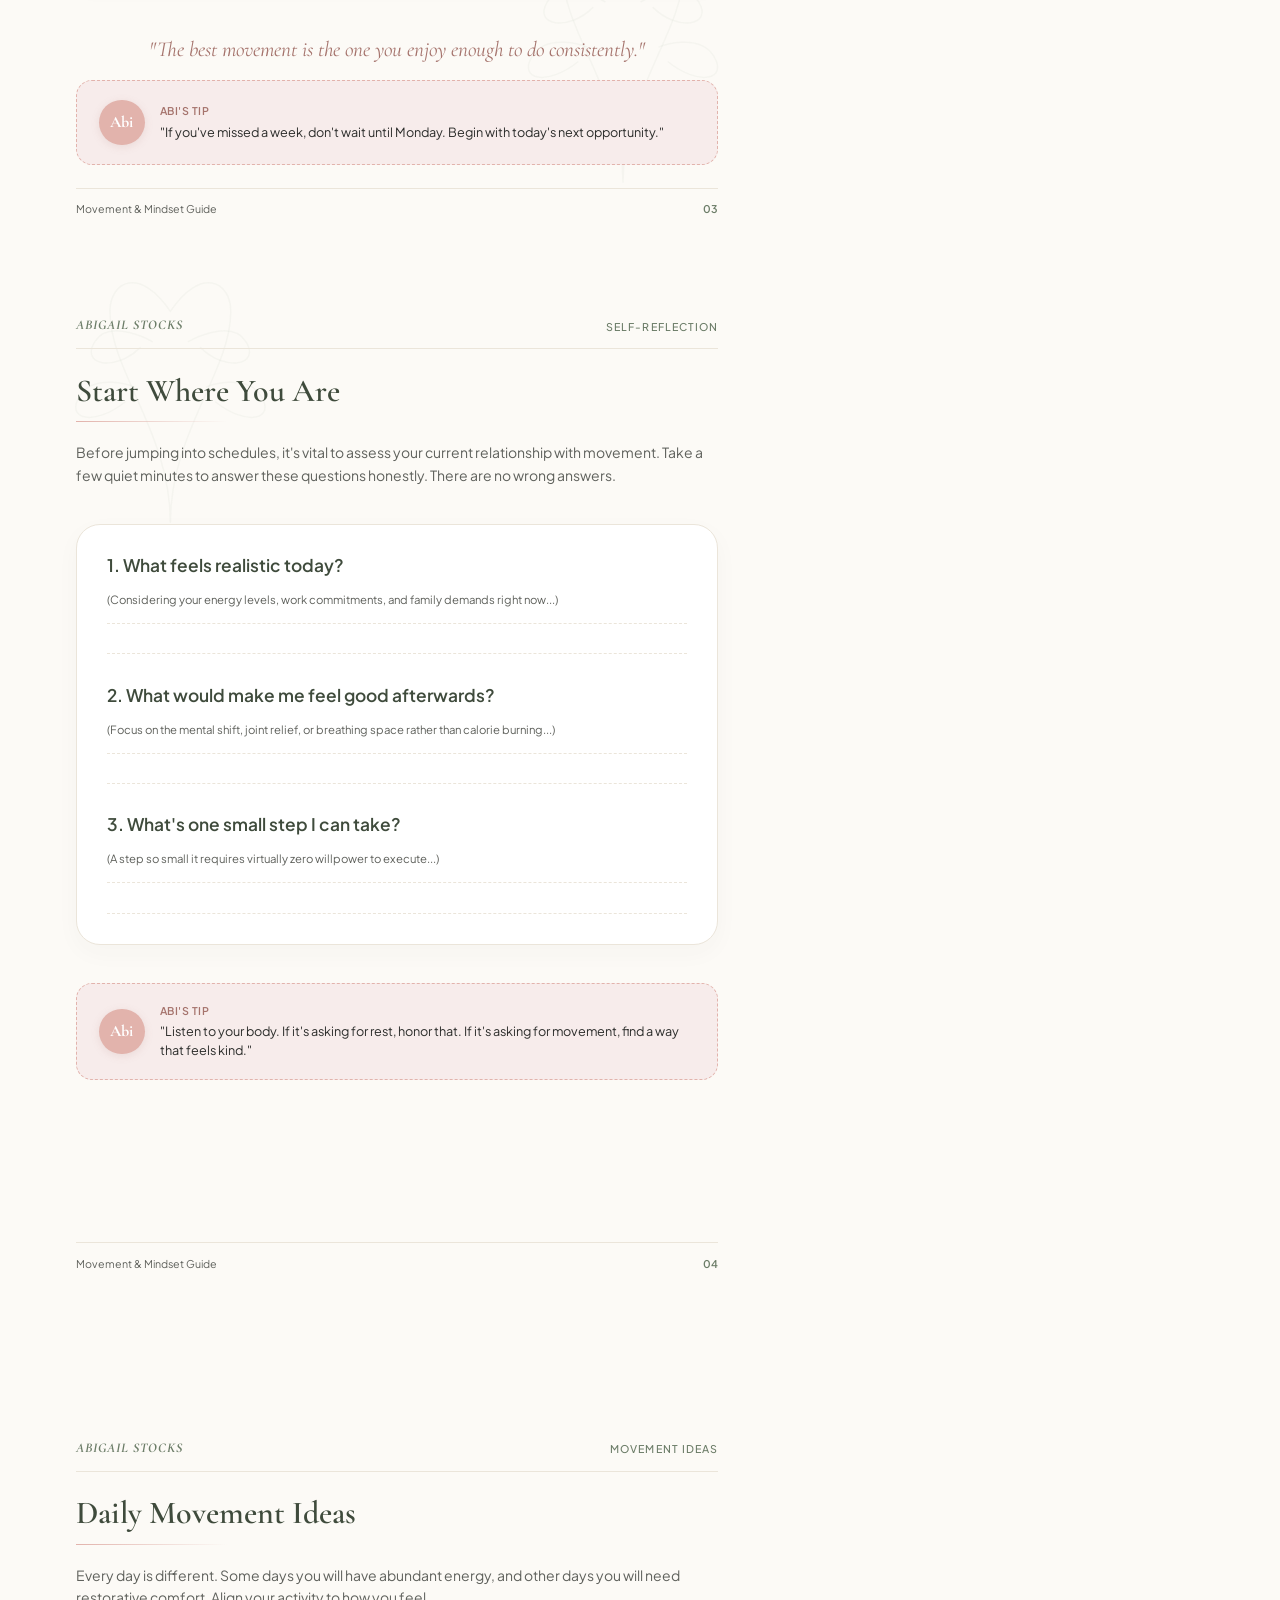
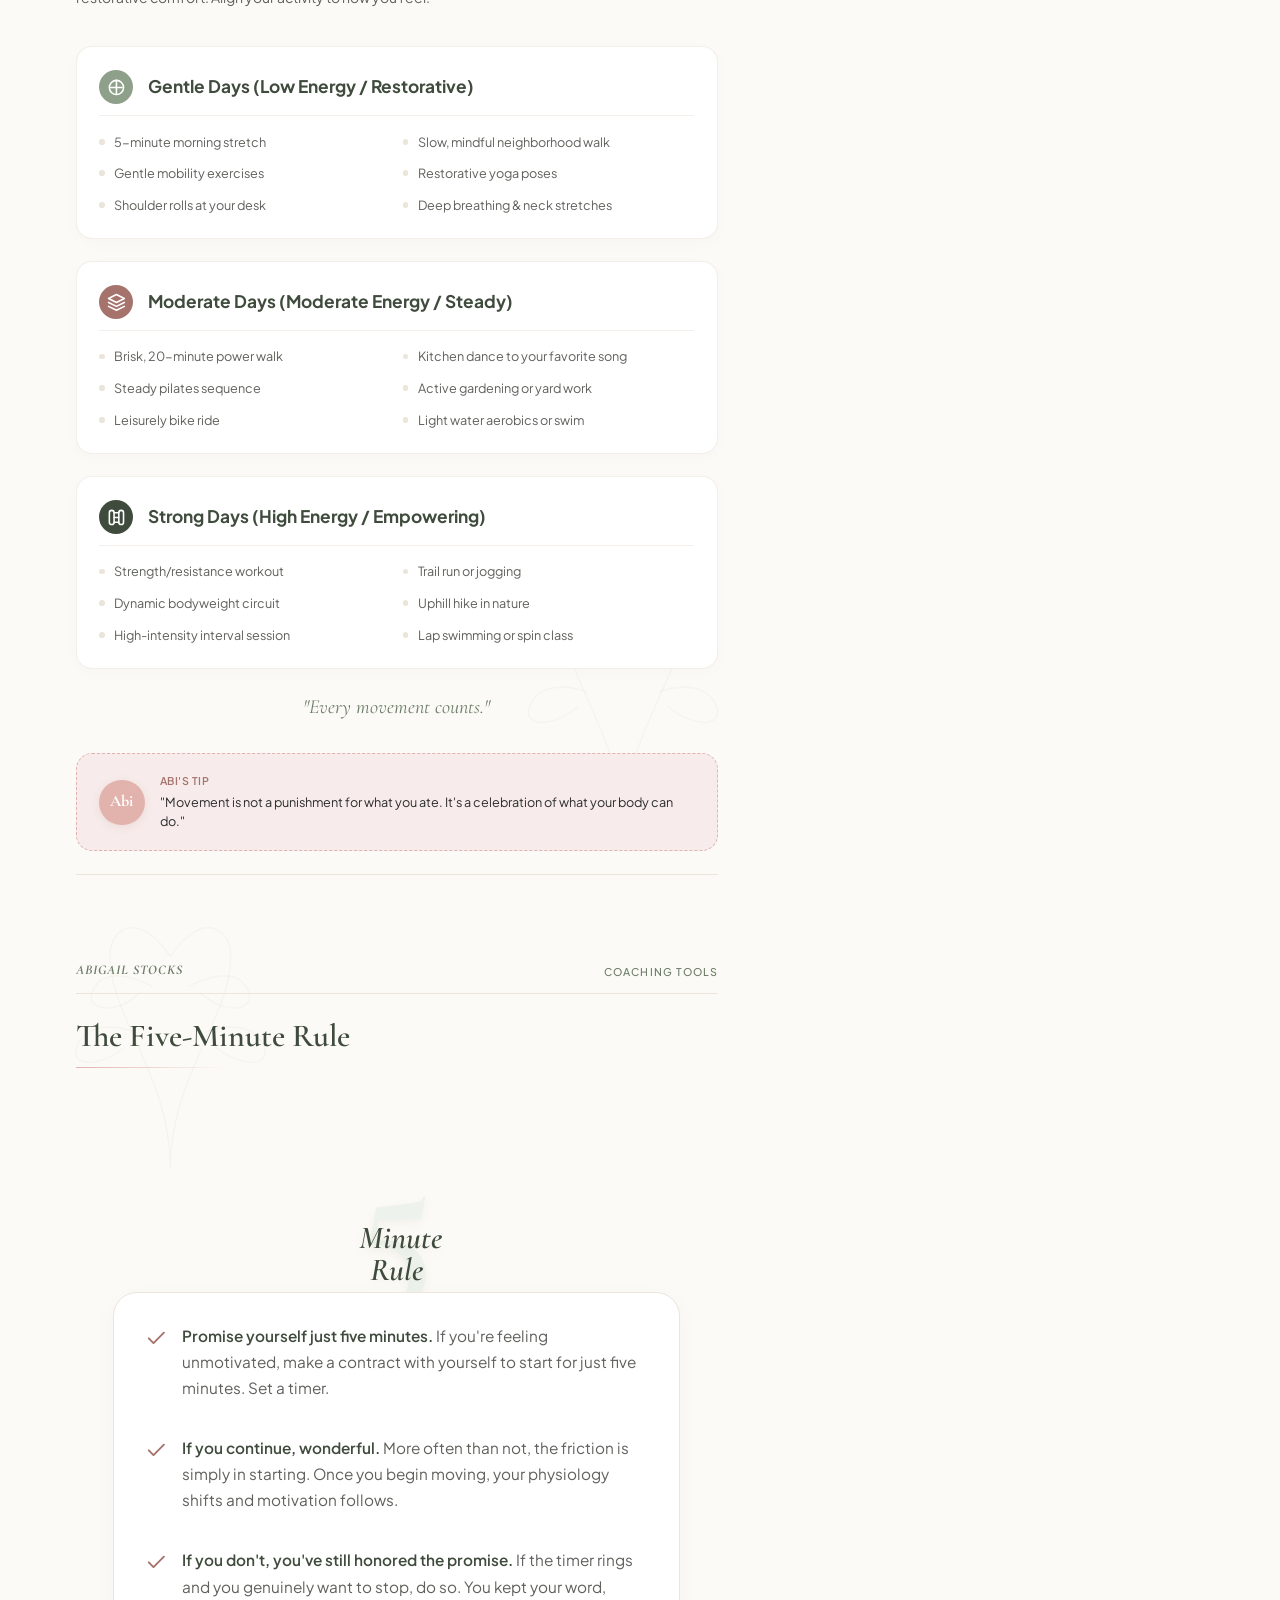
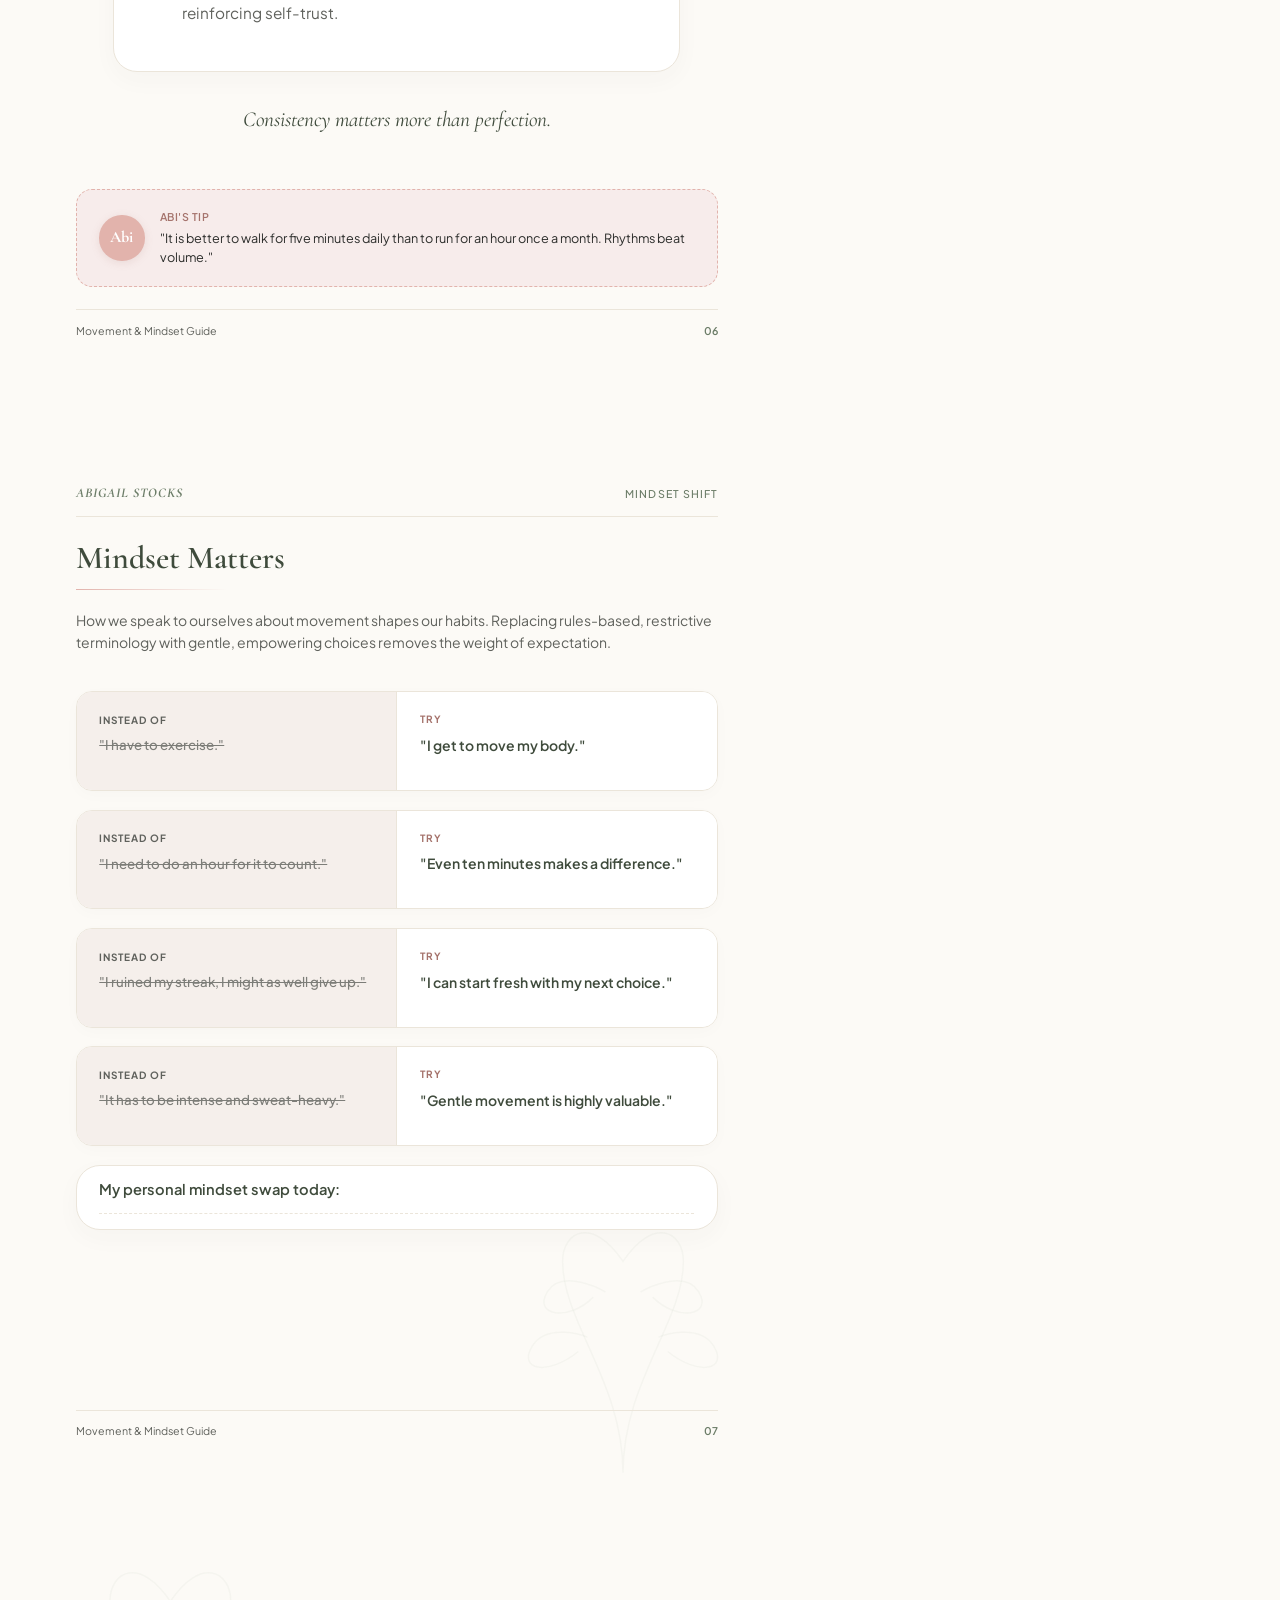
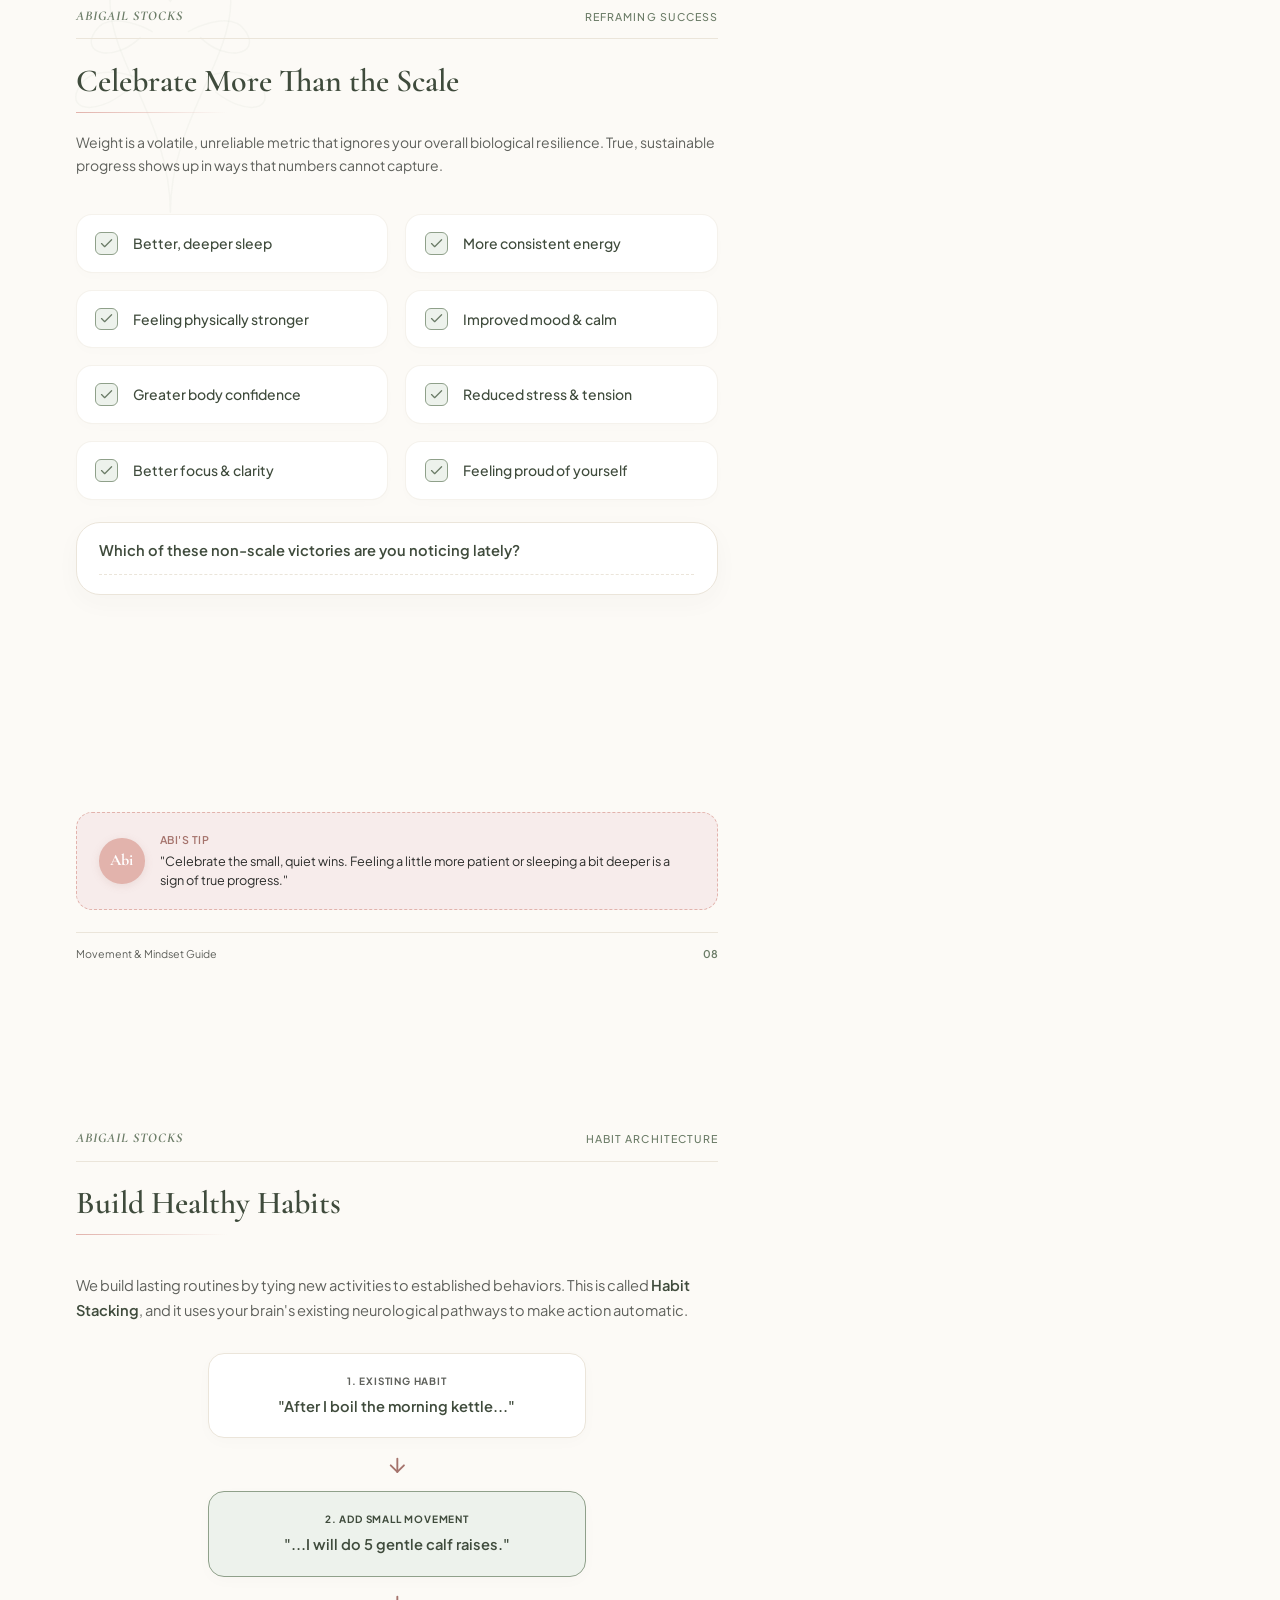
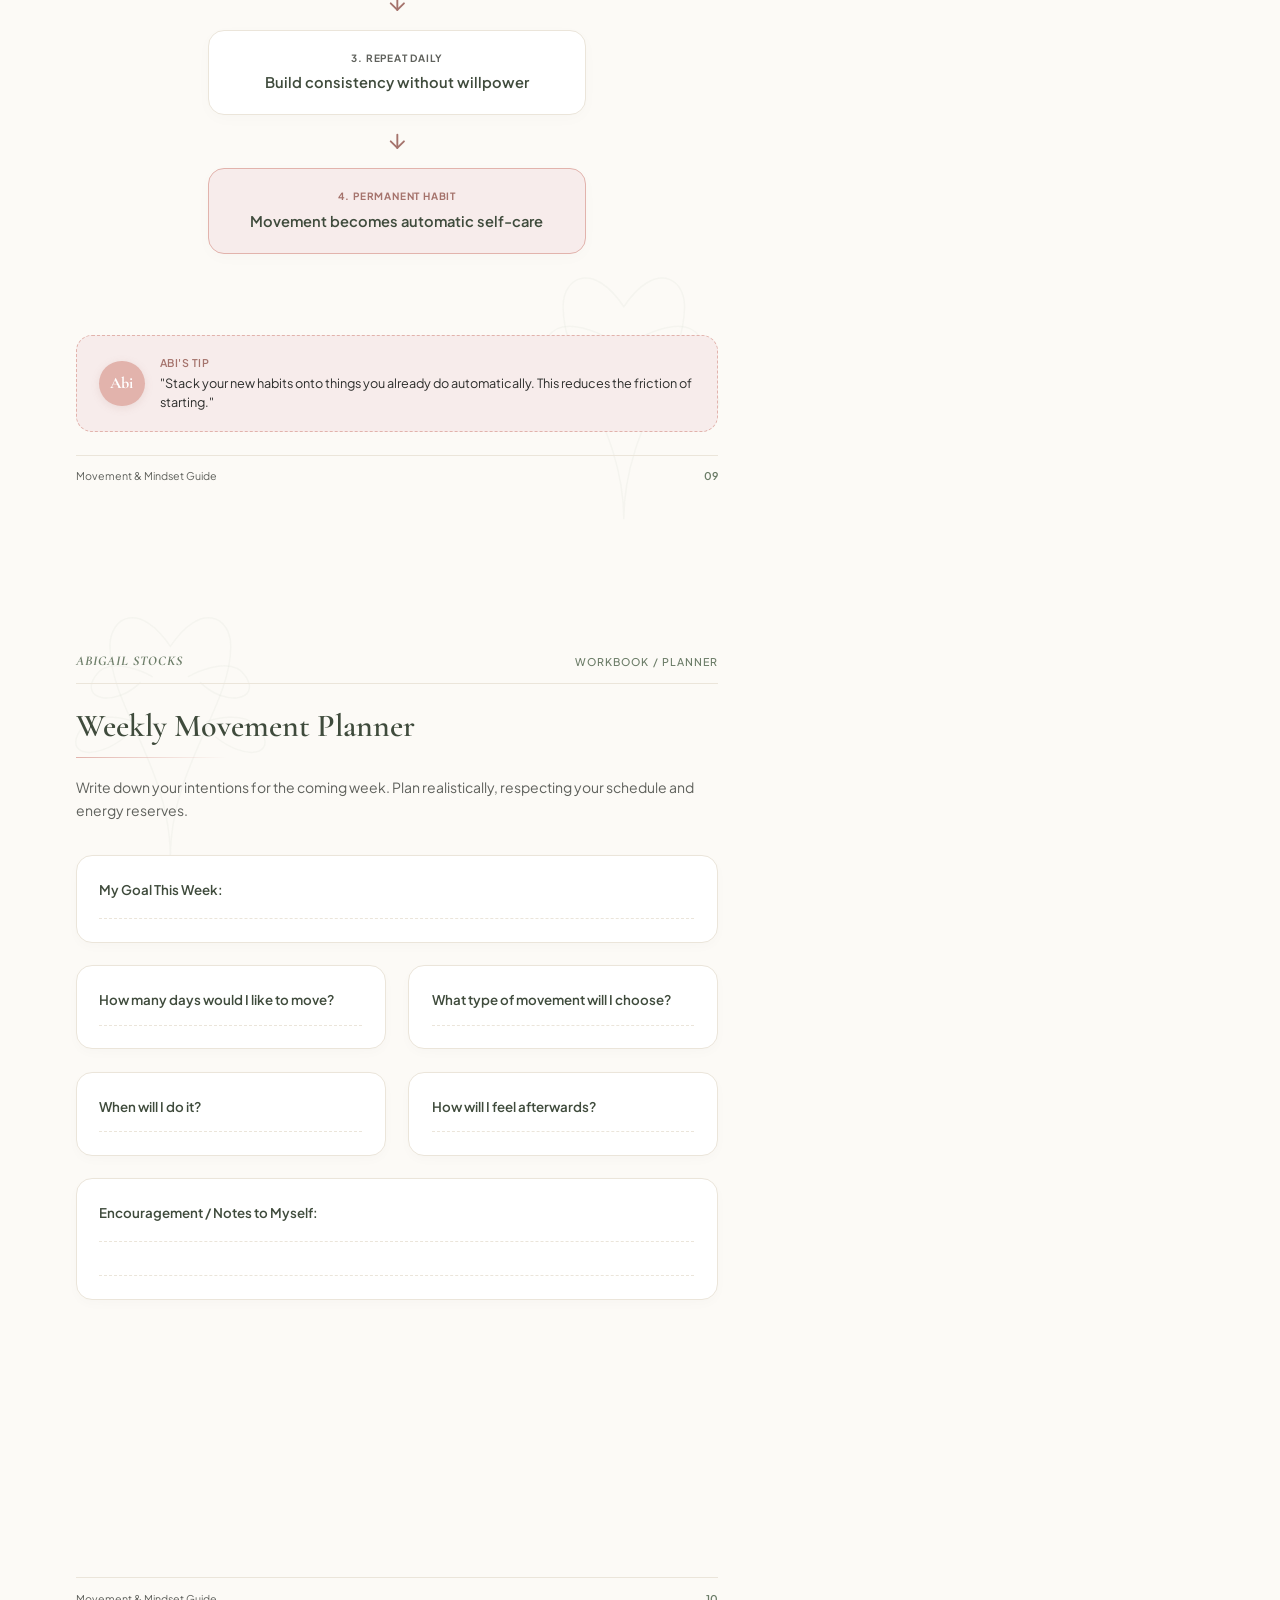
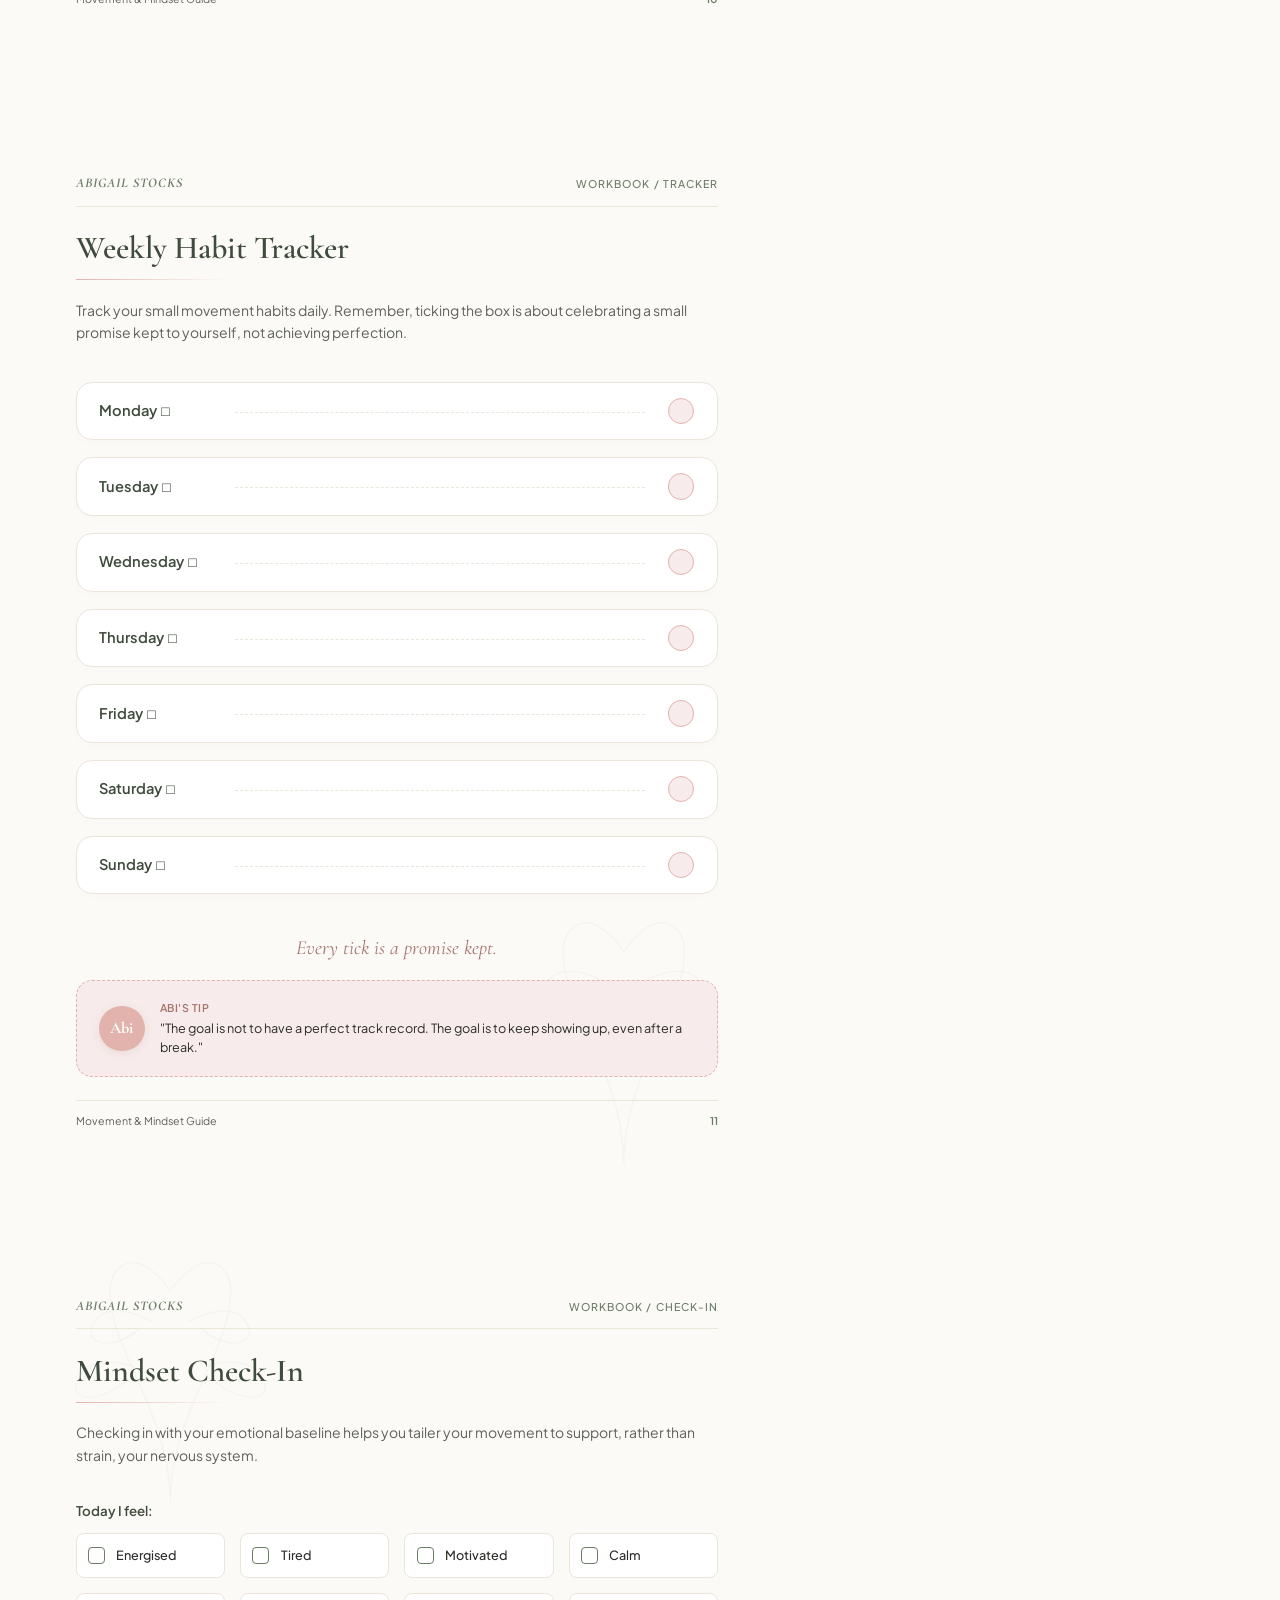
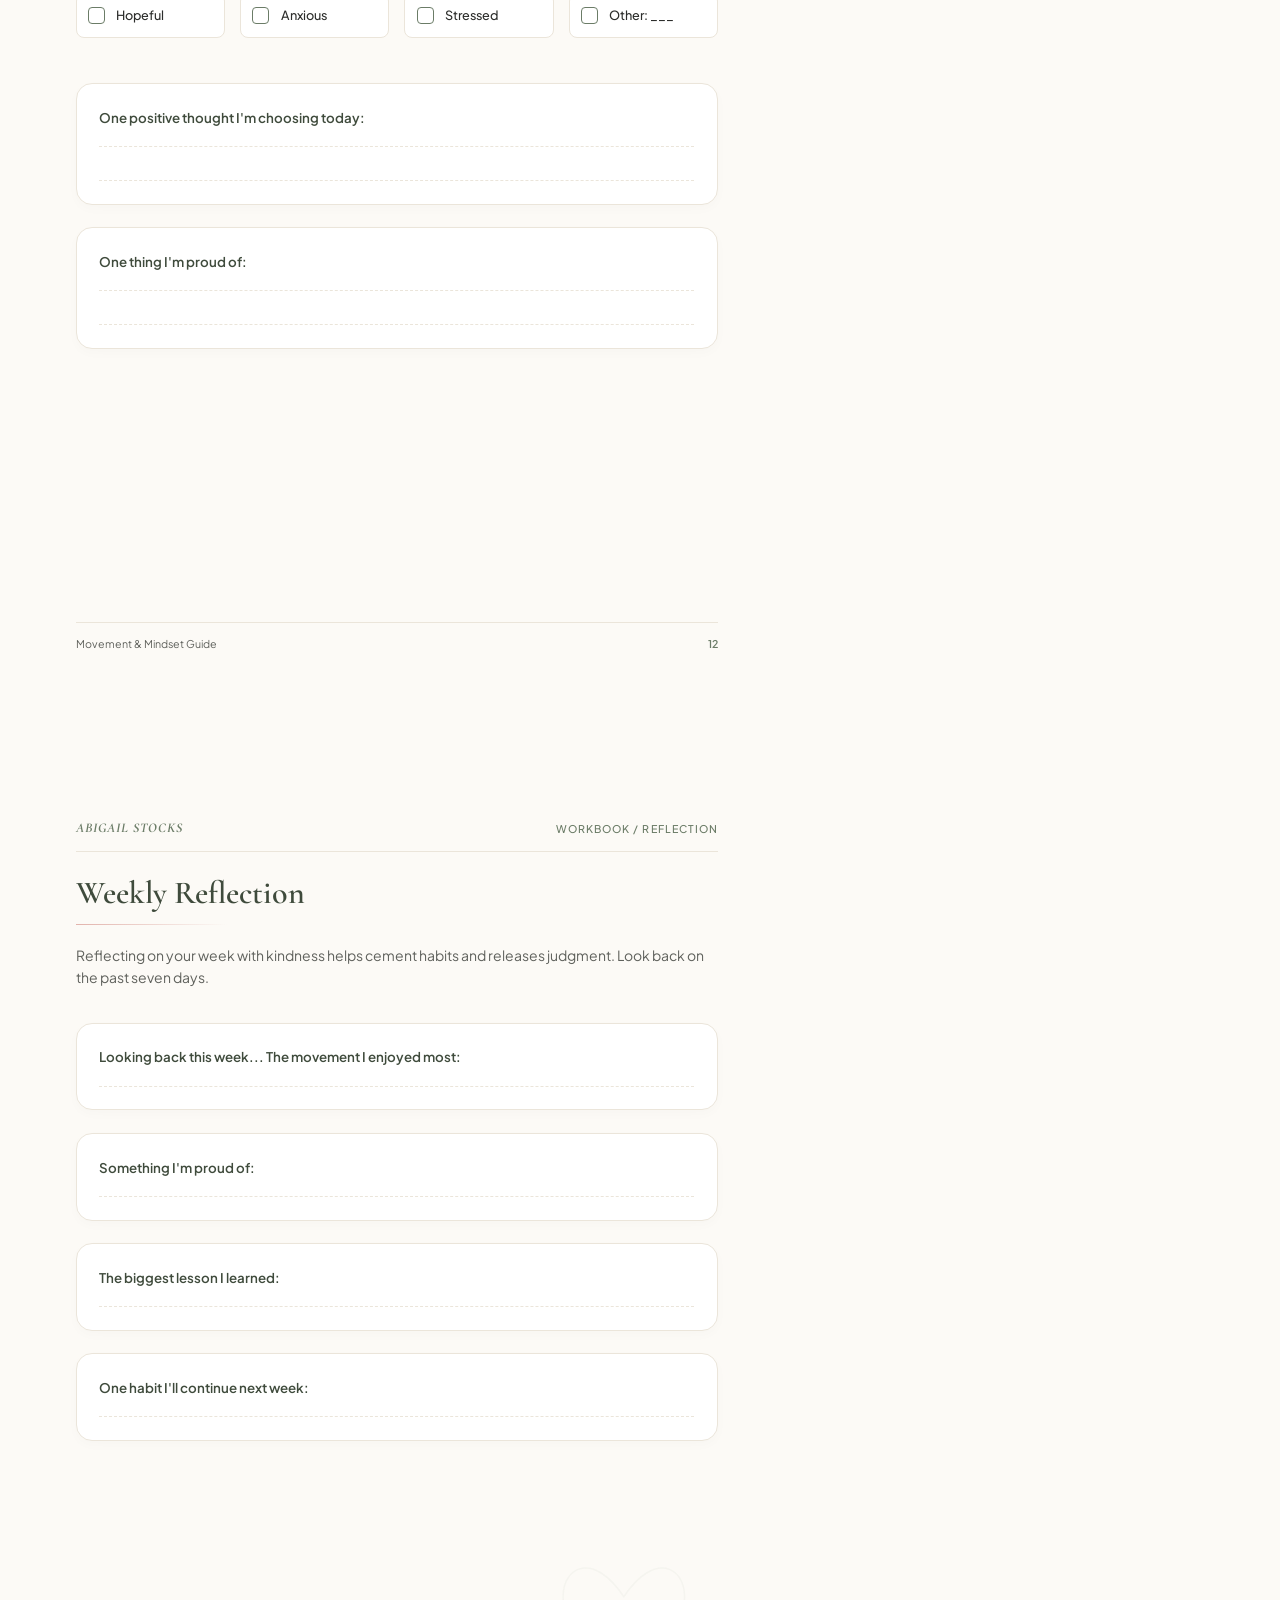
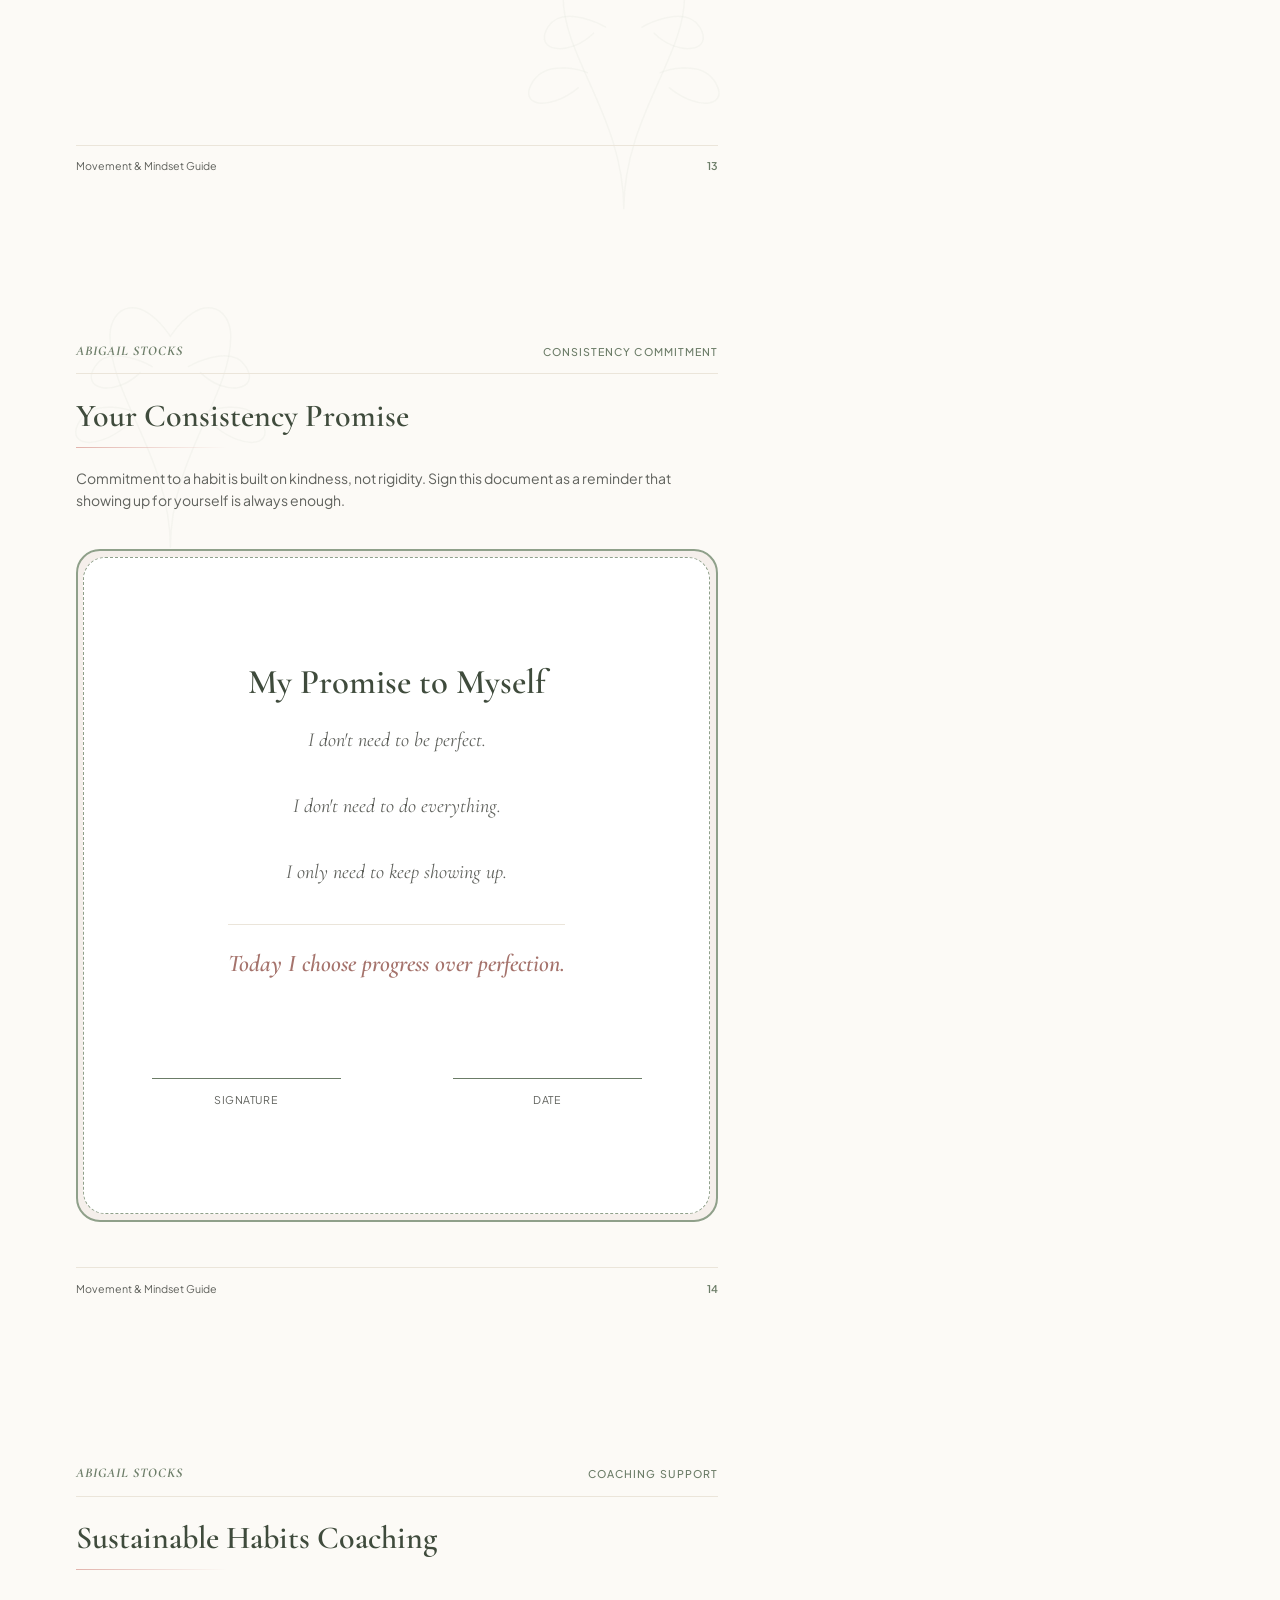
<file: movement-mindset-guide.html>
<!DOCTYPE html>
<html lang="en">
<head>
    <meta charset="UTF-8">
    <title>Movement & Mindset Guide | Abigail Stocks</title>
    <!-- Google Fonts -->
    <link rel="preconnect" href="https://fonts.googleapis.com">
    <link rel="preconnect" href="https://fonts.gstatic.com" crossorigin>
    <link href="https://fonts.googleapis.com/css2?family=Cormorant+Garamond:ital,wght@0,300;0,400;0,500;0,600;0,700;1,400&family=Plus+Jakarta+Sans:wght@300;400;500;600;700&display=swap" rel="stylesheet">
    
    <style>
        /* --- Brand Variables & Design Tokens --- */
        :root {
            --color-cream: #FCFAF6;          /* Warm cream main background */
            --color-cream-dark: #F5EFEB;     /* Secondary cream tint */
            --color-beige: #EBE5DA;          /* Muted beige dividers */
            --color-sage: #8FA08A;           /* Soft sage green */
            --color-sage-light: #EDF2EC;     /* Light sage background tint */
            --color-sage-medium: #6B7C67;    /* Secondary contrast sage */
            --color-sage-dark: #3F4B3C;      /* Deep forest green headings */
            --color-blush: #E2B3AC;          /* Soft blush accent */
            --color-blush-light: #F7ECEB;    /* Soft pink tint */
            --color-blush-dark: #A5736C;     /* Contrast blush */
            --color-charcoal: #2C2D2B;       /* Readable charcoal body */
            --color-charcoal-muted: #5F615C; /* Secondary body */
            --color-white: #FFFFFF;
            
            --font-headings: 'Cormorant Garamond', Georgia, serif;
            --font-body: 'Plus Jakarta Sans', system-ui, -apple-system, sans-serif;
            
            --radius-sm: 8px;
            --radius-md: 16px;
            --radius-lg: 24px;
        }

        /* --- Print Setup --- */
        @page {
            size: A4;
            margin: 0;
        }
        
        * {
            box-sizing: border-box;
            margin: 0;
            padding: 0;
            -webkit-print-color-adjust: exact !important;
            print-color-adjust: exact !important;
        }

        body {
            font-family: var(--font-body);
            color: var(--color-charcoal);
            background-color: var(--color-cream);
            line-height: 1.6;
            font-size: 10.5pt;
            -webkit-font-smoothing: antialiased;
        }

        /* --- Page Layout --- */
        .page {
            width: 210mm;
            height: 297mm;
            page-break-after: always;
            break-after: page;
            position: relative;
            overflow: hidden;
            background-color: var(--color-cream);
            padding: 22mm 20mm;
            display: flex;
            flex-direction: column;
            justify-content: space-between;
        }

        /* Decorative Botanical Watermarks */
        .page::before {
            content: '';
            position: absolute;
            width: 80mm;
            height: 80mm;
            background-image: url("data:image/svg+xml,%3Csvg xmlns='http://www.w3.org/2000/svg' viewBox='0 0 100 100' fill='none' stroke='%238FA08A' stroke-width='0.5' stroke-linecap='round' stroke-opacity='0.08'%3E%3Cpath d='M50,90 C50,60 30,40 30,20 C30,10 40,5 50,20 C60,5 70,10 70,20 C70,40 50,60 50,90 Z'/%3E%3Cpath d='M38,45 C38,45 25,40 20,48 C15,56 25,58 35,50'/%3E%3Cpath d='M62,45 C62,45 75,40 80,48 C85,56 75,58 65,50'/%3E%3Cpath d='M44,30 C44,30 30,22 25,30 C20,38 32,40 40,32'/%3E%3Cpath d='M56,30 C56,30 70,22 75,30 C80,38 68,40 60,32'/%3E%3C/svg%3E");
            background-repeat: no-repeat;
            background-size: contain;
            opacity: 0.8;
            pointer-events: none;
            z-index: 1;
        }

        .page:nth-child(even)::before {
            bottom: 5mm;
            right: 5mm;
        }

        .page:nth-child(odd)::before {
            top: 5mm;
            left: 5mm;
            transform: scaleX(-1);
        }

        /* Cover and Final pages have distinct watermarks */
        .page.cover::before, .page.final::before {
            display: none;
        }

        /* --- Header & Footer (Running Headers) --- */
        .page-header {
            display: flex;
            justify-content: space-between;
            align-items: center;
            border-bottom: 1px solid var(--color-beige);
            padding-bottom: 3mm;
            margin-bottom: 6mm;
            font-size: 8pt;
            font-weight: 500;
            text-transform: uppercase;
            letter-spacing: 0.1em;
            color: var(--color-sage-medium);
            z-index: 10;
        }

        .page-header .brand-name {
            font-family: var(--font-headings);
            font-style: italic;
            font-size: 10pt;
            font-weight: bold;
        }

        .page-footer {
            display: flex;
            justify-content: space-between;
            align-items: center;
            border-top: 1px solid var(--color-beige);
            padding-top: 3mm;
            margin-top: 6mm;
            font-size: 8pt;
            color: var(--color-charcoal-muted);
            z-index: 10;
        }

        .page-number {
            font-weight: 600;
            color: var(--color-sage-medium);
        }

        /* --- Typography Styles --- */
        h1, h2, h3, h4 {
            font-family: var(--font-headings);
            color: var(--color-sage-dark);
            font-weight: 600;
            line-height: 1.2;
        }

        h1 {
            font-size: 32pt;
            margin-bottom: 6mm;
        }

        h2 {
            font-size: 24pt;
            margin-bottom: 5mm;
            position: relative;
        }

        h3 {
            font-size: 16pt;
            margin-bottom: 3mm;
        }

        p {
            color: var(--color-charcoal-muted);
            margin-bottom: 4mm;
        }

        strong {
            color: var(--color-sage-dark);
            font-weight: 600;
        }

        /* Decorative line under main titles */
        .title-accent::after {
            content: '';
            display: block;
            width: 40mm;
            height: 1px;
            background: linear-gradient(90deg, var(--color-blush) 0%, transparent 100%);
            margin-top: 3mm;
        }

        /* --- Custom Page Content Layouts --- */
        .content-area {
            flex-grow: 1;
            display: flex;
            flex-direction: column;
            justify-content: flex-start;
            z-index: 2;
        }

        /* Cover Design */
        .page.cover {
            background: radial-gradient(circle at 10% 10%, var(--color-blush-light) 0%, transparent 40%),
                        radial-gradient(circle at 90% 90%, var(--color-sage-light) 0%, transparent 40%),
                        var(--color-cream);
            padding: 30mm 20mm;
            justify-content: space-between;
            align-items: center;
            text-align: center;
        }

        .cover-top {
            display: flex;
            flex-direction: column;
            align-items: center;
            gap: 2mm;
        }

        .cover-badge {
            background-color: var(--color-sage-light);
            color: var(--color-sage-dark);
            padding: 2mm 5mm;
            border-radius: 40px;
            font-size: 8.5pt;
            font-weight: 700;
            text-transform: uppercase;
            letter-spacing: 0.15em;
            border: 1px solid var(--color-sage);
        }

        .cover-art {
            margin: 10mm 0;
            width: 160px;
            height: 160px;
            color: var(--color-sage);
        }

        .cover-title {
            font-size: 42pt;
            line-height: 1.1;
            margin-bottom: 4mm;
            color: var(--color-sage-dark);
        }

        .cover-subtitle {
            font-family: var(--font-body);
            font-size: 14pt;
            font-weight: 400;
            color: var(--color-charcoal-muted);
            max-width: 140mm;
            line-height: 1.5;
        }

        .cover-author {
            margin-top: 15mm;
            border-top: 1px solid var(--color-beige);
            padding-top: 6mm;
            width: 80mm;
        }

        .cover-author .name {
            font-family: var(--font-headings);
            font-size: 18pt;
            font-style: italic;
            color: var(--color-sage-dark);
            margin-bottom: 1mm;
        }

        .cover-author .role {
            font-size: 8pt;
            text-transform: uppercase;
            letter-spacing: 0.1em;
            color: var(--color-charcoal-muted);
        }

        /* Welcome Page Personal Letter */
        .welcome-letter {
            font-size: 11.5pt;
            line-height: 1.8;
            margin-top: 6mm;
        }

        .welcome-letter p {
            margin-bottom: 5mm;
        }

        .welcome-quote {
            background-color: var(--color-sage-light);
            border-left: 4px solid var(--color-sage);
            padding: 5mm 8mm;
            border-radius: var(--radius-sm);
            margin: 6mm 0;
        }

        .welcome-quote p {
            margin-bottom: 0;
            font-family: var(--font-headings);
            font-size: 15pt;
            color: var(--color-sage-dark);
            font-style: italic;
        }

        /* Abi's Highlighted Coaching Tips */
        .abi-tip-box {
            background-color: var(--color-blush-light);
            border: 1px dashed var(--color-blush);
            padding: 5mm 6mm;
            border-radius: var(--radius-md);
            margin-top: auto;
            position: relative;
            display: flex;
            gap: 4mm;
            align-items: center;
        }

        .abi-tip-avatar {
            width: 12mm;
            height: 12mm;
            background-color: var(--color-blush);
            border-radius: 50%;
            display: flex;
            align-items: center;
            justify-content: center;
            color: var(--color-white);
            font-weight: bold;
            font-size: 12pt;
            flex-shrink: 0;
            font-family: var(--font-headings);
            box-shadow: 0 2px 8px rgba(165,115,108,0.15);
        }

        .abi-tip-content {
            font-size: 9.5pt;
            color: var(--color-charcoal);
            line-height: 1.5;
        }

        .abi-tip-content strong {
            display: block;
            font-size: 8pt;
            text-transform: uppercase;
            letter-spacing: 0.05em;
            color: var(--color-blush-dark);
            margin-bottom: 1mm;
        }

        /* Benefits Grid / Why Movement Matters */
        .benefits-list {
            display: flex;
            flex-direction: column;
            gap: 4.5mm;
            margin: 5mm 0;
        }

        .benefit-item {
            display: flex;
            align-items: center;
            gap: 5mm;
            background-color: var(--color-white);
            padding: 4mm 5mm;
            border-radius: var(--radius-md);
            box-shadow: 0 4px 12px rgba(63, 75, 60, 0.02);
            border: 1px solid rgba(235, 229, 218, 0.5);
        }

        .benefit-icon {
            width: 10mm;
            height: 10mm;
            background-color: var(--color-sage-light);
            border-radius: 50%;
            display: flex;
            align-items: center;
            justify-content: center;
            color: var(--color-sage-dark);
            flex-shrink: 0;
        }

        .benefit-icon svg {
            width: 5.5mm;
            height: 5.5mm;
        }

        .benefit-text {
            font-size: 11pt;
            font-weight: 500;
            color: var(--color-sage-dark);
        }

        .benefits-summary-quote {
            font-family: var(--font-headings);
            font-style: italic;
            font-size: 16pt;
            color: var(--color-blush-dark);
            text-align: center;
            margin-top: 6mm;
            padding: 0 10mm;
            line-height: 1.4;
        }

        /* Start Where You Are & Reflection Prompts */
        .reflection-box {
            background-color: var(--color-white);
            border: 1px solid var(--color-beige);
            border-radius: var(--radius-lg);
            padding: 8mm;
            box-shadow: 0 8px 24px rgba(63,75,60,0.03);
            margin: 6mm 0;
        }

        .reflection-question {
            margin-bottom: 8mm;
        }

        .reflection-question:last-child {
            margin-bottom: 0;
        }

        .reflection-question h3 {
            font-size: 13pt;
            color: var(--color-sage-dark);
            margin-bottom: 4mm;
            font-family: var(--font-body);
            font-weight: 600;
        }

        .reflection-lines {
            display: flex;
            flex-direction: column;
            gap: 7mm;
            margin-top: 3mm;
        }

        .reflection-line {
            border-bottom: 1px dashed var(--color-beige);
            height: 1mm;
        }

        /* Daily Movement Ideas */
        .movement-ideas-grid {
            display: grid;
            grid-template-columns: 1fr;
            gap: 6mm;
            margin-top: 6mm;
        }

        .movement-idea-card {
            background-color: var(--color-white);
            border-radius: var(--radius-md);
            padding: 6mm;
            border: 1px solid rgba(235, 229, 218, 0.6);
            box-shadow: 0 4px 16px rgba(63,75,60,0.02);
        }

        .idea-card-header {
            display: flex;
            align-items: center;
            gap: 4mm;
            margin-bottom: 4mm;
            border-bottom: 1px solid var(--color-cream-dark);
            padding-bottom: 3mm;
        }

        .idea-card-icon {
            width: 9mm;
            height: 9mm;
            border-radius: 50%;
            display: flex;
            align-items: center;
            justify-content: center;
            color: var(--color-white);
        }

        .idea-card-icon svg {
            width: 5mm;
            height: 5mm;
        }

        .movement-idea-card.gentle .idea-card-icon {
            background-color: var(--color-sage);
        }
        
        .movement-idea-card.moderate .idea-card-icon {
            background-color: var(--color-blush-dark);
        }

        .movement-idea-card.strong .idea-card-icon {
            background-color: var(--color-sage-dark);
        }

        .idea-card-title {
            font-size: 13pt;
            font-weight: 700;
            color: var(--color-sage-dark);
            font-family: var(--font-body);
        }

        .idea-items-list {
            list-style: none;
            display: grid;
            grid-template-columns: repeat(2, 1fr);
            gap: 3mm;
        }

        .idea-item {
            display: flex;
            align-items: center;
            gap: 2.5mm;
            font-size: 9.5pt;
            color: var(--color-charcoal-muted);
        }

        .idea-item-bullet {
            width: 1.5mm;
            height: 1.5mm;
            border-radius: 50%;
            background-color: var(--color-beige);
            flex-shrink: 0;
        }

        .ideas-footer-quote {
            text-align: center;
            font-family: var(--font-headings);
            font-style: italic;
            font-size: 15pt;
            color: var(--color-sage-medium);
            margin-top: 6mm;
        }

        /* The Five Minute Rule */
        .five-rule-container {
            display: flex;
            flex-direction: column;
            align-items: center;
            justify-content: center;
            flex-grow: 1;
            text-align: center;
            padding: 10mm 5mm;
        }

        .five-giant-number {
            font-family: var(--font-headings);
            font-size: 140pt;
            line-height: 1;
            font-weight: 600;
            color: var(--color-sage-light);
            text-shadow: 0 4px 10px rgba(143, 160, 138, 0.1);
            position: relative;
            margin-bottom: -5mm;
        }

        .five-giant-number::after {
            content: 'Minute Rule';
            position: absolute;
            bottom: 25px;
            left: 50%;
            transform: translateX(-50%);
            font-family: var(--font-headings);
            font-size: 24pt;
            font-style: italic;
            color: var(--color-sage-dark);
            width: 100%;
        }

        .five-rule-card {
            background-color: var(--color-white);
            border-radius: var(--radius-lg);
            padding: 8mm;
            border: 1px solid var(--color-beige);
            box-shadow: 0 8px 24px rgba(63,75,60,0.03);
            max-width: 150mm;
            z-index: 10;
        }

        .five-rule-points {
            display: flex;
            flex-direction: column;
            gap: 5mm;
            font-size: 11.5pt;
            line-height: 1.7;
            text-align: left;
        }

        .five-rule-point {
            display: flex;
            align-items: flex-start;
            gap: 4mm;
        }

        .five-rule-point svg {
            width: 6mm;
            height: 6mm;
            color: var(--color-blush-dark);
            flex-shrink: 0;
            margin-top: 1mm;
        }

        .five-rule-summary {
            font-family: var(--font-headings);
            font-style: italic;
            font-size: 16pt;
            color: var(--color-sage-dark);
            margin-top: 8mm;
            text-align: center;
        }

        /* Mindset Matters Comparison Cards */
        .mindset-shifts-container {
            display: flex;
            flex-direction: column;
            gap: 5mm;
            margin-top: 6mm;
        }

        .mindset-shift-card {
            display: grid;
            grid-template-columns: 1fr 1fr;
            background-color: var(--color-white);
            border-radius: var(--radius-md);
            border: 1px solid var(--color-beige);
            overflow: hidden;
            box-shadow: 0 4px 16px rgba(63,75,60,0.02);
        }

        .shift-side {
            padding: 5mm 6mm;
            display: flex;
            flex-direction: column;
            justify-content: center;
        }

        .shift-side.instead {
            background-color: var(--color-cream-dark);
            border-right: 1px solid var(--color-beige);
        }

        .shift-side.try {
            background-color: var(--color-white);
        }

        .shift-label {
            font-size: 7.5pt;
            font-weight: 700;
            text-transform: uppercase;
            letter-spacing: 0.1em;
            margin-bottom: 2mm;
        }

        .shift-side.instead .shift-label {
            color: var(--color-charcoal-muted);
        }

        .shift-side.try .shift-label {
            color: var(--color-blush-dark);
        }

        .shift-text {
            font-size: 10pt;
            font-weight: 500;
            line-height: 1.5;
        }

        .shift-side.instead .shift-text {
            color: var(--color-charcoal-muted);
            text-decoration: line-through;
            opacity: 0.8;
        }

        .shift-side.try .shift-text {
            color: var(--color-sage-dark);
            font-size: 10.5pt;
            font-weight: 600;
        }

        /* Progress Checkbox / Celebrate Scale */
        .progress-checkbox-grid {
            display: grid;
            grid-template-columns: 1fr 1fr;
            gap: 4.5mm;
            margin-top: 6mm;
        }

        .progress-checkbox-item {
            background-color: var(--color-white);
            border: 1px solid rgba(235,229,218,0.5);
            border-radius: var(--radius-md);
            padding: 4.5mm 5mm;
            display: flex;
            align-items: center;
            gap: 4mm;
            box-shadow: 0 4px 12px rgba(63,75,60,0.01);
        }

        .custom-checkbox {
            width: 6mm;
            height: 6mm;
            border: 1.5px solid var(--color-sage);
            border-radius: 6px;
            display: flex;
            align-items: center;
            justify-content: center;
            color: var(--color-sage-medium);
            background-color: var(--color-sage-light);
            flex-shrink: 0;
        }

        .custom-checkbox svg {
            width: 4mm;
            height: 4mm;
        }

        .progress-checkbox-text {
            font-size: 10.5pt;
            font-weight: 500;
            color: var(--color-sage-dark);
        }

        /* Habit Stacking Diagram */
        .habit-stack-content {
            margin-top: 5mm;
            font-size: 11pt;
            line-height: 1.7;
        }

        .habit-stack-flow {
            display: flex;
            flex-direction: column;
            align-items: center;
            margin: 8mm 0;
            gap: 4mm;
        }

        .flow-step {
            background-color: var(--color-white);
            border: 1.5px solid var(--color-beige);
            border-radius: var(--radius-md);
            padding: 5mm 8mm;
            width: 100mm;
            text-align: center;
            box-shadow: 0 4px 16px rgba(63,75,60,0.02);
            position: relative;
        }

        .flow-step.accent {
            border-color: var(--color-sage);
            background-color: var(--color-sage-light);
        }

        .flow-step.result {
            border-color: var(--color-blush);
            background-color: var(--color-blush-light);
        }

        .step-label {
            font-size: 7.5pt;
            font-weight: 700;
            text-transform: uppercase;
            letter-spacing: 0.08em;
            color: var(--color-charcoal-muted);
            margin-bottom: 1mm;
            display: block;
        }

        .flow-step.accent .step-label {
            color: var(--color-sage-dark);
        }

        .flow-step.result .step-label {
            color: var(--color-blush-dark);
        }

        .step-val {
            font-weight: 600;
            font-size: 11pt;
            color: var(--color-sage-dark);
        }

        .flow-arrow {
            color: var(--color-blush-dark);
            height: 6mm;
            display: flex;
            align-items: center;
        }

        .flow-arrow svg {
            width: 6mm;
            height: 6mm;
        }

        /* Workbook Pages / Weekly Movement Planner */
        .workbook-section {
            display: flex;
            flex-direction: column;
            gap: 6mm;
            margin-top: 5mm;
        }

        .workbook-input-group {
            background-color: var(--color-white);
            border: 1px solid var(--color-beige);
            border-radius: var(--radius-md);
            padding: 6mm;
            box-shadow: 0 4px 12px rgba(63,75,60,0.02);
        }

        .workbook-input-group.half-grid {
            display: grid;
            grid-template-columns: 1fr 1fr;
            gap: 6mm;
            background: none;
            border: none;
            padding: 0;
            box-shadow: none;
        }

        .workbook-label {
            font-size: 10pt;
            font-weight: 600;
            color: var(--color-sage-dark);
            margin-bottom: 3mm;
            display: block;
        }

        .workbook-lines-box {
            display: flex;
            flex-direction: column;
            gap: 8mm;
            margin-top: 4mm;
        }

        /* Habit Tracker Checklist */
        .weekly-tracker-grid {
            display: flex;
            flex-direction: column;
            gap: 4.5mm;
            margin: 6mm 0;
        }

        .tracker-day-row {
            display: flex;
            align-items: center;
            justify-content: space-between;
            background-color: var(--color-white);
            border: 1px solid var(--color-beige);
            border-radius: var(--radius-md);
            padding: 4mm 6mm;
            box-shadow: 0 4px 12px rgba(63,75,60,0.01);
        }

        .tracker-day-label {
            font-size: 11pt;
            font-weight: 600;
            color: var(--color-sage-dark);
            width: 30mm;
        }

        .tracker-day-writing {
            flex-grow: 1;
            margin: 0 6mm;
            border-bottom: 1px dashed var(--color-beige);
            height: 1mm;
        }

        .tracker-day-checkbox {
            width: 7mm;
            height: 7mm;
            border: 1.5px solid var(--color-blush);
            border-radius: 50%;
            background-color: var(--color-blush-light);
            cursor: pointer;
        }

        .tracker-footer-note {
            text-align: center;
            font-family: var(--font-headings);
            font-size: 15pt;
            font-style: italic;
            color: var(--color-blush-dark);
            margin-top: 4mm;
        }

        /* Checkboxes on Checkin Page */
        .feeling-checkboxes-grid {
            display: grid;
            grid-template-columns: repeat(4, 1fr);
            gap: 4mm;
            margin-top: 3mm;
            margin-bottom: 6mm;
        }

        .feeling-checkbox-card {
            background-color: var(--color-white);
            border: 1px solid var(--color-beige);
            border-radius: var(--radius-sm);
            padding: 3mm;
            display: flex;
            align-items: center;
            gap: 3mm;
            cursor: pointer;
        }

        .feeling-box {
            width: 4.5mm;
            height: 4.5mm;
            border: 1px solid var(--color-sage-medium);
            border-radius: 4px;
            flex-shrink: 0;
        }

        .feeling-label {
            font-size: 9.5pt;
            font-weight: 500;
            color: var(--color-charcoal);
        }

        /* Your Consistency Promise Layout */
        .promise-outer-border {
            border: 2px solid var(--color-sage);
            border-radius: var(--radius-lg);
            padding: 1.5mm;
            background-color: var(--color-cream-dark);
            margin: 6mm 0;
            flex-grow: 1;
            display: flex;
        }

        .promise-inner-box {
            border: 1px dashed var(--color-sage);
            border-radius: calc(var(--radius-lg) - 2px);
            padding: 10mm 8mm;
            background-color: var(--color-white);
            flex-grow: 1;
            display: flex;
            flex-direction: column;
            justify-content: center;
            align-items: center;
            text-align: center;
        }

        .promise-title {
            font-family: var(--font-headings);
            font-size: 26pt;
            color: var(--color-sage-dark);
            margin-bottom: 6mm;
        }

        .promise-statements {
            display: flex;
            flex-direction: column;
            gap: 6mm;
            max-width: 130mm;
            margin-bottom: 12mm;
            text-align: center;
        }

        .promise-statement {
            font-family: var(--font-headings);
            font-style: italic;
            font-size: 15pt;
            color: var(--color-charcoal-muted);
            line-height: 1.4;
        }

        .promise-statement.strong-declaration {
            font-size: 18pt;
            color: var(--color-blush-dark);
            font-weight: 600;
            border-top: 1px solid var(--color-beige);
            padding-top: 6mm;
        }

        .promise-signature-row {
            display: flex;
            width: 100%;
            justify-content: space-around;
            gap: 10mm;
        }

        .signature-field {
            width: 50mm;
            text-align: center;
        }

        .sig-line {
            border-bottom: 1px solid var(--color-sage-medium);
            height: 10mm;
            margin-bottom: 2mm;
        }

        .sig-label {
            font-size: 8pt;
            text-transform: uppercase;
            letter-spacing: 0.05em;
            color: var(--color-charcoal-muted);
        }

        /* 1:1 Services Bridge Page styling */
        .coaching-bridge-card {
            background-color: var(--color-white);
            border-radius: var(--radius-lg);
            padding: 8mm;
            border: 1px solid var(--color-beige);
            box-shadow: 0 8px 24px rgba(63,75,60,0.03);
            margin: 6mm 0;
        }

        .bridge-pill {
            display: inline-block;
            background-color: var(--color-blush-light);
            color: var(--color-blush-dark);
            font-size: 8pt;
            font-weight: 700;
            text-transform: uppercase;
            letter-spacing: 0.1em;
            padding: 1.5mm 4mm;
            border-radius: 20px;
            margin-bottom: 4mm;
        }

        .bridge-features {
            display: flex;
            flex-direction: column;
            gap: 5mm;
            margin: 6mm 0;
        }

        .bridge-feature {
            display: flex;
            gap: 4mm;
            align-items: flex-start;
        }

        .bridge-feature-icon {
            color: var(--color-sage);
            margin-top: 1mm;
        }

        .bridge-feature-icon svg {
            width: 5.5mm;
            height: 5.5mm;
        }

        .bridge-feature-title {
            font-size: 11pt;
            font-weight: 600;
            color: var(--color-sage-dark);
            margin-bottom: 1mm;
        }

        .bridge-feature-desc {
            font-size: 9.5pt;
            color: var(--color-charcoal-muted);
        }

        .bridge-closing {
            font-size: 11.5pt;
            font-weight: 500;
            color: var(--color-sage-dark);
            text-align: center;
            margin-top: 4mm;
        }

        /* Final Page Layout */
        .page.final {
            background: radial-gradient(circle at 90% 10%, var(--color-blush-light) 0%, transparent 40%),
                        radial-gradient(circle at 10% 90%, var(--color-sage-light) 0%, transparent 40%),
                        var(--color-cream);
            padding: 26mm 20mm;
            text-align: center;
            justify-content: space-between;
        }

        .final-top-quote {
            font-family: var(--font-headings);
            font-size: 26pt;
            line-height: 1.3;
            color: var(--color-sage-dark);
            margin-bottom: 8mm;
        }

        .final-letter {
            font-size: 11.5pt;
            line-height: 1.8;
            color: var(--color-charcoal-muted);
            max-width: 150mm;
            margin: 0 auto;
        }

        .final-letter p {
            margin-bottom: 5mm;
        }

        .final-signature {
            margin: 6mm 0;
        }

        .final-sig-name {
            font-family: var(--font-headings);
            font-size: 22pt;
            font-style: italic;
            color: var(--color-sage-dark);
        }

        .final-cta-section {
            background-color: var(--color-white);
            border: 1px solid var(--color-beige);
            border-radius: var(--radius-lg);
            padding: 6mm;
            box-shadow: 0 6px 18px rgba(63,75,60,0.02);
            max-width: 160mm;
            margin: 0 auto;
        }

        .final-cta-title {
            font-size: 13pt;
            margin-bottom: 2mm;
            font-weight: 600;
            color: var(--color-sage-dark);
        }

        .final-cta-subtitle {
            font-size: 9pt;
            color: var(--color-charcoal-muted);
            margin-bottom: 4.5mm;
        }

        .final-buttons {
            display: flex;
            justify-content: center;
            gap: 4mm;
        }

        .final-btn {
            padding: 3mm 6mm;
            border-radius: 40px;
            font-size: 9pt;
            font-weight: 600;
            text-decoration: none;
            display: inline-flex;
            align-items: center;
            gap: 2mm;
        }

        .final-btn.primary {
            background-color: var(--color-sage);
            color: var(--color-white);
        }

        .final-btn.secondary {
            background-color: transparent;
            border: 1px solid var(--color-beige);
            color: var(--color-charcoal);
        }

        /* SVG Icon utilities */
        .icon-svg {
            fill: none;
            stroke: currentColor;
            stroke-width: 2;
            stroke-linecap: round;
            stroke-linejoin: round;
        }

        /* --- Screen App Bar (Hidden in Print) --- */
        .screen-toolbar {
            position: sticky;
            top: 0;
            z-index: 999;
            background: rgba(252, 250, 246, 0.94);
            backdrop-filter: blur(12px);
            border-bottom: 1px solid var(--color-beige);
            padding: 12px 24px;
            display: flex;
            justify-content: space-between;
            align-items: center;
            box-shadow: 0 4px 20px rgba(63, 75, 60, 0.06);
            max-width: 100%;
        }

        .toolbar-brand {
            display: flex;
            align-items: center;
            gap: 12px;
        }

        .toolbar-brand span {
            font-family: var(--font-headings);
            font-size: 1.25rem;
            font-weight: 700;
            color: var(--color-sage-dark);
            letter-spacing: 0.05em;
        }

        .toolbar-brand small {
            font-family: var(--font-body);
            font-size: 0.8rem;
            color: var(--color-blush-dark);
            font-weight: 600;
            text-transform: uppercase;
            letter-spacing: 0.1em;
            background: var(--color-blush-light);
            padding: 2px 8px;
            border-radius: 12px;
        }

        .toolbar-actions {
            display: flex;
            align-items: center;
            gap: 12px;
        }

        .btn-tool {
            display: inline-flex;
            align-items: center;
            gap: 8px;
            padding: 8px 16px;
            border-radius: 30px;
            font-size: 0.85rem;
            font-weight: 600;
            cursor: pointer;
            transition: all 0.2s ease;
            text-decoration: none;
            border: 1px solid transparent;
        }

        .btn-tool-primary {
            background-color: var(--color-sage-dark);
            color: var(--color-white);
        }

        .btn-tool-primary:hover {
            background-color: var(--color-sage-medium);
            transform: translateY(-1px);
        }

        .btn-tool-secondary {
            background-color: var(--color-white);
            color: var(--color-sage-dark);
            border-color: var(--color-beige);
        }

        .btn-tool-secondary:hover {
            background-color: var(--color-cream-dark);
            border-color: var(--color-sage);
        }

        .btn-tool-link {
            color: var(--color-charcoal-muted);
            background: transparent;
        }

        .btn-tool-link:hover {
            color: var(--color-sage-dark);
        }

        @media print {
            .screen-toolbar {
                display: none !important;
            }
        }
    </style>
</head>
<body>

    <!-- SCREEN TOP BAR -->
    <header class="screen-toolbar">
        <div class="toolbar-brand">
            <span>Abigail Stocks Coaching</span>
            <small>Movement & Mindset Guide</small>
        </div>
        <div class="toolbar-actions">
            <a href="index.html" class="btn-tool btn-tool-link">← Back to Site</a>
            <button onclick="window.print()" class="btn-tool btn-tool-secondary">🖨️ Print</button>
            <a href="assets/movement-mindset-guide.pdf" download="Movement_and_Mindset_Guide_Abigail_Stocks.pdf" class="btn-tool btn-tool-primary">📥 Download PDF</a>
        </div>
    </header>

    <!-- ========================================== -->
    <!-- PAGE 1: COVER PAGE -->
    <!-- ========================================== -->
    <div class="page cover">
        <div class="cover-top">
            <span class="cover-badge">Free Guide</span>
        </div>
        
        <div style="display: flex; flex-direction: column; align-items: center;">
            <!-- Custom Botanical Art (Large Leaf Outline SVG) -->
            <svg class="cover-art" viewBox="0 0 100 100" fill="none" stroke="currentColor" stroke-width="1.2" stroke-linecap="round">
                <path d="M50,95 C50,60 25,45 25,22 C25,10 38,4 50,22 C62,4 75,10 75,22 C75,45 50,60 50,95" />
                <path d="M50,75 C45,66 33,60 29,67 C25,74 38,76 49,69" />
                <path d="M50,60 C55,51 67,45 71,52 C75,59 62,61 51,54" />
                <path d="M50,45 C43,36 32,30 28,37 C24,44 37,46 48,39" />
                <path d="M50,30 C57,21 68,15 72,22 C76,29 63,31 52,24" />
            </svg>
            <h1 class="cover-title">Move Your Body.<br>Shift Your Mind.</h1>
            <p class="cover-subtitle">A Simple Guide to Building Consistent Movement Habits Without Guilt, Pressure or Perfection</p>
        </div>

        <div class="cover-author">
            <p class="name">By Abigail Stocks</p>
            <p class="role">Healthy Habits Coach</p>
        </div>
    </div>

    <!-- ========================================== -->
    <!-- PAGE 2: WELCOME PAGE -->
    <!-- ========================================== -->
    <div class="page">
        <div class="page-header">
            <span class="brand-name">Abigail Stocks</span>
            <span>Welcome</span>
        </div>

        <div class="content-area">
            <h2 class="title-accent">Welcome</h2>
            
            <div class="welcome-letter">
                <p><strong>Hi, I'm Abigail.</strong></p>
                <p>One of the biggest myths about health is that everything has to change overnight.</p>
                <p>It doesn't.</p>
                <p>Lasting wellbeing comes from small choices repeated consistently.</p>
                <p>This guide is designed to help you reconnect with movement, quiet self-criticism and begin building habits that fit your genuine daily life.</p>
                <p>Whether today is a five-minute stretch or a long walk outdoors, every step counts.</p>
            </div>

            <div class="welcome-quote">
                <p>"Progress isn't about perfection. It's about consistency."</p>
            </div>
            
            <!-- Abi's Tip #1 -->
            <div class="abi-tip-box">
                <div class="abi-tip-avatar">Abi</div>
                <div class="abi-tip-content">
                    <strong>Abi's Tip</strong>
                    "Some days your workout might simply be stretching while the kettle boils. That still counts."
                </div>
            </div>
        </div>

        <div class="page-footer">
            <span>Movement & Mindset Guide</span>
            <span class="page-number">02</span>
        </div>
    </div>

    <!-- ========================================== -->
    <!-- PAGE 3: WHY MOVEMENT MATTERS -->
    <!-- ========================================== -->
    <div class="page">
        <div class="page-header">
            <span class="brand-name">Abigail Stocks</span>
            <span>The Science of Movement</span>
        </div>

        <div class="content-area">
            <h2 class="title-accent">Why Movement Matters</h2>
            <p style="margin-bottom: 5mm;">Physical movement is about so much more than physical appearance. It is a baseline requirement for mental, emotional, and long-term biological wellbeing.</p>
            
            <div class="benefits-list">
                <!-- Benefit 1 -->
                <div class="benefit-item">
                    <div class="benefit-icon">
                        <svg class="icon-svg icon-stroke-1-5" viewBox="0 0 24 24"><path d="M12 22c5.523 0 10-4.477 10-10S17.523 2 12 2 2 6.477 2 12s4.477 10 10 10z"/><path d="M8 14s1.5 2 4 2 4-2 4-2"/><line x1="9" y1="9" x2="9.01" y2="9"/><line x1="15" y1="9" x2="15.01" y2="9"/></svg>
                    </div>
                    <span class="benefit-text">Reduce stress and anxiety</span>
                </div>
                <!-- Benefit 2 -->
                <div class="benefit-item">
                    <div class="benefit-icon">
                        <svg class="icon-svg icon-stroke-1-5" viewBox="0 0 24 24"><path d="M12 2a15.3 15.3 0 0 1 4 10 15.3 15.3 0 0 1-4 10 15.3 15.3 0 0 1-4-10 15.3 15.3 0 0 1 4-10z"/><path d="M2 12h20"/></svg>
                    </div>
                    <span class="benefit-text">Improve mood and clear mental clutter</span>
                </div>
                <!-- Benefit 3 -->
                <div class="benefit-item">
                    <div class="benefit-icon">
                        <svg class="icon-svg icon-stroke-1-5" viewBox="0 0 24 24"><path d="M23 6l-9.5 9.5-5-5L1 18"/><polyline points="17 6 23 6 23 12"/></svg>
                    </div>
                    <span class="benefit-text">Increase physical energy and stamina</span>
                </div>
                <!-- Benefit 4 -->
                <div class="benefit-item">
                    <div class="benefit-icon">
                        <svg class="icon-svg icon-stroke-1-5" viewBox="0 0 24 24"><path d="M20.84 4.61a5.5 5.5 0 0 0-7.78 0L12 5.67l-1.06-1.06a5.5 5.5 0 0 0-7.78 7.78l1.06 1.06L12 21.23l7.78-7.78 1.06-1.06a5.5 5.5 0 0 0 0-7.78z"/></svg>
                    </div>
                    <span class="benefit-text">Boost confidence and body appreciation</span>
                </div>
                <!-- Benefit 5 -->
                <div class="benefit-item">
                    <div class="benefit-icon">
                        <svg class="icon-svg icon-stroke-1-5" viewBox="0 0 24 24"><path d="M12 2a10 10 0 0 0-10 10 10 10 0 0 0 10 10 10 10 0 0 0 10-10A10 10 0 0 0 12 2zm0 18a8 8 0 1 1 8-8 8 8 0 0 1-8 8z"/><path d="M12 6v6l4 2"/></svg>
                    </div>
                    <span class="benefit-text">Improve sleep quality and sleep rhythms</span>
                </div>
                <!-- Benefit 6 -->
                <div class="benefit-item">
                    <div class="benefit-icon">
                        <svg class="icon-svg icon-stroke-1-5" viewBox="0 0 24 24"><path d="M22 12h-4l-3 9L9 3l-3 9H2"/></svg>
                    </div>
                    <span class="benefit-text">Support cardiovascular, brain, and joint health</span>
                </div>
                <!-- Benefit 7 -->
                <div class="benefit-item">
                    <div class="benefit-icon">
                        <svg class="icon-svg icon-stroke-1-5" viewBox="0 0 24 24"><circle cx="12" cy="5" r="4"/><path d="M9 22v-5h6v5"/><path d="M18 12c-2.4 0-4.6-1.5-5.5-3.8l-.8-2c-.4-1.1-1.5-1.8-2.7-1.8H9c-1.7 0-3 1.3-3 3v4"/></svg>
                    </div>
                    <span class="benefit-text">Feel more grounded and connected to your body</span>
                </div>
            </div>

            <p class="benefits-summary-quote">"The best movement is the one you enjoy enough to do consistently."</p>

            <!-- Abi's Tip #2 -->
            <div class="abi-tip-box">
                <div class="abi-tip-avatar">Abi</div>
                <div class="abi-tip-content">
                    <strong>Abi's Tip</strong>
                    "If you've missed a week, don't wait until Monday. Begin with today's next opportunity."
                </div>
            </div>
        </div>

        <div class="page-footer">
            <span>Movement & Mindset Guide</span>
            <span class="page-number">03</span>
        </div>
    </div>

    <!-- ========================================== -->
    <!-- PAGE 4: START WHERE YOU ARE -->
    <!-- ========================================== -->
    <div class="page">
        <div class="page-header">
            <span class="brand-name">Abigail Stocks</span>
            <span>Self-Reflection</span>
        </div>

        <div class="content-area">
            <h2 class="title-accent">Start Where You Are</h2>
            <p style="margin-bottom: 4mm;">Before jumping into schedules, it's vital to assess your current relationship with movement. Take a few quiet minutes to answer these questions honestly. There are no wrong answers.</p>
            
            <div class="reflection-box">
                <div class="reflection-question">
                    <h3>1. What feels realistic today?</h3>
                    <p style="font-size: 8.5pt; color: var(--color-charcoal-muted); margin-bottom: 2mm;">(Considering your energy levels, work commitments, and family demands right now...)</p>
                    <div class="reflection-lines">
                        <div class="reflection-line"></div>
                        <div class="reflection-line"></div>
                    </div>
                </div>
                
                <div class="reflection-question">
                    <h3>2. What would make me feel good afterwards?</h3>
                    <p style="font-size: 8.5pt; color: var(--color-charcoal-muted); margin-bottom: 2mm;">(Focus on the mental shift, joint relief, or breathing space rather than calorie burning...)</p>
                    <div class="reflection-lines">
                        <div class="reflection-line"></div>
                        <div class="reflection-line"></div>
                    </div>
                </div>

                <div class="reflection-question">
                    <h3>3. What's one small step I can take?</h3>
                    <p style="font-size: 8.5pt; color: var(--color-charcoal-muted); margin-bottom: 2mm;">(A step so small it requires virtually zero willpower to execute...)</p>
                    <div class="reflection-lines">
                        <div class="reflection-line"></div>
                        <div class="reflection-line"></div>
                    </div>
                </div>
            </div>

            <!-- Abi's Tip #3 -->
            <div class="abi-tip-box" style="margin-top: 4mm;">
                <div class="abi-tip-avatar">Abi</div>
                <div class="abi-tip-content">
                    <strong>Abi's Tip</strong>
                    "Listen to your body. If it's asking for rest, honor that. If it's asking for movement, find a way that feels kind."
                </div>
            </div>
        </div>

        <div class="page-footer">
            <span>Movement & Mindset Guide</span>
            <span class="page-number">04</span>
        </div>
    </div>

    <!-- ========================================== -->
    <!-- PAGE 5: DAILY MOVEMENT IDEAS -->
    <!-- ========================================== -->
    <div class="page">
        <div class="page-header">
            <span class="brand-name">Abigail Stocks</span>
            <span>Movement Ideas</span>
        </div>

        <div class="content-area">
            <h2 class="title-accent">Daily Movement Ideas</h2>
            <p>Every day is different. Some days you will have abundant energy, and other days you will need restorative comfort. Align your activity to how you feel.</p>
            
            <div class="movement-ideas-grid">
                <!-- Gentle Days -->
                <div class="movement-idea-card gentle">
                    <div class="idea-card-header">
                        <div class="idea-card-icon">
                            <svg class="icon-svg" viewBox="0 0 24 24"><path d="M12 3v18"/><path d="M5 12h14"/><path d="M12 12m-9 0a9 9 0 1 0 18 0a9 9 0 1 0 -18 0"/></svg>
                        </div>
                        <span class="idea-card-title">Gentle Days (Low Energy / Restorative)</span>
                    </div>
                    <ul class="idea-items-list">
                        <li class="idea-item"><span class="idea-item-bullet"></span>5-minute morning stretch</li>
                        <li class="idea-item"><span class="idea-item-bullet"></span>Slow, mindful neighborhood walk</li>
                        <li class="idea-item"><span class="idea-item-bullet"></span>Gentle mobility exercises</li>
                        <li class="idea-item"><span class="idea-item-bullet"></span>Restorative yoga poses</li>
                        <li class="idea-item"><span class="idea-item-bullet"></span>Shoulder rolls at your desk</li>
                        <li class="idea-item"><span class="idea-item-bullet"></span>Deep breathing & neck stretches</li>
                    </ul>
                </div>

                <!-- Moderate Days -->
                <div class="movement-idea-card moderate">
                    <div class="idea-card-header">
                        <div class="idea-card-icon">
                            <svg class="icon-svg" viewBox="0 0 24 24"><path d="M12 2L2 7l10 5 10-5-10-5zM2 17l10 5 10-5M2 12l10 5 10-5"/></svg>
                        </div>
                        <span class="idea-card-title">Moderate Days (Moderate Energy / Steady)</span>
                    </div>
                    <ul class="idea-items-list">
                        <li class="idea-item"><span class="idea-item-bullet"></span>Brisk, 20-minute power walk</li>
                        <li class="idea-item"><span class="idea-item-bullet"></span>Kitchen dance to your favorite song</li>
                        <li class="idea-item"><span class="idea-item-bullet"></span>Steady pilates sequence</li>
                        <li class="idea-item"><span class="idea-item-bullet"></span>Active gardening or yard work</li>
                        <li class="idea-item"><span class="idea-item-bullet"></span>Leisurely bike ride</li>
                        <li class="idea-item"><span class="idea-item-bullet"></span>Light water aerobics or swim</li>
                    </ul>
                </div>

                <!-- Strong Days -->
                <div class="movement-idea-card strong">
                    <div class="idea-card-header">
                        <div class="idea-card-icon">
                            <svg class="icon-svg" viewBox="0 0 24 24"><path d="M18 3a3 3 0 0 0-3 3v12a3 3 0 0 0 3 3 3 3 0 0 0 3-3V6a3 3 0 0 0-3-3zM6 3a3 3 0 0 0-3 3v12a3 3 0 0 0 3 3 3 3 0 0 0 3-3V6a3 3 0 0 0-3-3z"/><path d="M15 6H9M15 18H9M15 12H9"/></svg>
                        </div>
                        <span class="idea-card-title">Strong Days (High Energy / Empowering)</span>
                    </div>
                    <ul class="idea-items-list">
                        <li class="idea-item"><span class="idea-item-bullet"></span>Strength/resistance workout</li>
                        <li class="idea-item"><span class="idea-item-bullet"></span>Trail run or jogging</li>
                        <li class="idea-item"><span class="idea-item-bullet"></span>Dynamic bodyweight circuit</li>
                        <li class="idea-item"><span class="idea-item-bullet"></span>Uphill hike in nature</li>
                        <li class="idea-item"><span class="idea-item-bullet"></span>High-intensity interval session</li>
                        <li class="idea-item"><span class="idea-item-bullet"></span>Lap swimming or spin class</li>
                    </ul>
                </div>
            </div>

            <p class="ideas-footer-quote">"Every movement counts."</p>

            <!-- Abi's Tip #4 -->
            <div class="abi-tip-box" style="margin-top: 4mm;">
                <div class="abi-tip-avatar">Abi</div>
                <div class="abi-tip-content">
                    <strong>Abi's Tip</strong>
                    "Movement is not a punishment for what you ate. It's a celebration of what your body can do."
                </div>
            </div>
        </div>

        <div class="page-footer">
            <span>Movement & Mindset Guide</span>
            <span class="page-number">05</span>
        </div>
    </div>

    <!-- ========================================== -->
    <!-- PAGE 6: THE FIVE-MINUTE RULE -->
    <!-- ========================================== -->
    <div class="page">
        <div class="page-header">
            <span class="brand-name">Abigail Stocks</span>
            <span>Coaching Tools</span>
        </div>

        <div class="content-area">
            <h2 class="title-accent">The Five-Minute Rule</h2>
            
            <div class="five-rule-container">
                <div class="five-giant-number">5</div>
                
                <div class="five-rule-card">
                    <div class="five-rule-points">
                        <div class="five-rule-point">
                            <svg class="icon-svg" viewBox="0 0 24 24"><polyline points="20 6 9 17 4 12"/></svg>
                            <p><strong>Promise yourself just five minutes.</strong> If you're feeling unmotivated, make a contract with yourself to start for just five minutes. Set a timer.</p>
                        </div>
                        <div class="five-rule-point">
                            <svg class="icon-svg" viewBox="0 0 24 24"><polyline points="20 6 9 17 4 12"/></svg>
                            <p><strong>If you continue, wonderful.</strong> More often than not, the friction is simply in starting. Once you begin moving, your physiology shifts and motivation follows.</p>
                        </div>
                        <div class="five-rule-point">
                            <svg class="icon-svg" viewBox="0 0 24 24"><polyline points="20 6 9 17 4 12"/></svg>
                            <p><strong>If you don't, you've still honored the promise.</strong> If the timer rings and you genuinely want to stop, do so. You kept your word, reinforcing self-trust.</p>
                        </div>
                    </div>
                </div>

                <p class="five-rule-summary">Consistency matters more than perfection.</p>
            </div>

            <!-- Abi's Tip #5 -->
            <div class="abi-tip-box">
                <div class="abi-tip-avatar">Abi</div>
                <div class="abi-tip-content">
                    <strong>Abi's Tip</strong>
                    "It is better to walk for five minutes daily than to run for an hour once a month. Rhythms beat volume."
                </div>
            </div>
        </div>

        <div class="page-footer">
            <span>Movement & Mindset Guide</span>
            <span class="page-number">06</span>
        </div>
    </div>

    <!-- ========================================== -->
    <!-- PAGE 7: MINDSET MATTERS -->
    <!-- ========================================== -->
    <div class="page">
        <div class="page-header">
            <span class="brand-name">Abigail Stocks</span>
            <span>Mindset Shift</span>
        </div>

        <div class="content-area">
            <h2 class="title-accent">Mindset Matters</h2>
            <p>How we speak to ourselves about movement shapes our habits. Replacing rules-based, restrictive terminology with gentle, empowering choices removes the weight of expectation.</p>
            
            <div class="mindset-shifts-container">
                <!-- Shift 1 -->
                <div class="mindset-shift-card">
                    <div class="shift-side instead">
                        <span class="shift-label">Instead of</span>
                        <p class="shift-text">"I have to exercise."</p>
                    </div>
                    <div class="shift-side try">
                        <span class="shift-label">Try</span>
                        <p class="shift-text">"I get to move my body."</p>
                    </div>
                </div>

                <!-- Shift 2 -->
                <div class="mindset-shift-card">
                    <div class="shift-side instead">
                        <span class="shift-label">Instead of</span>
                        <p class="shift-text">"I need to do an hour for it to count."</p>
                    </div>
                    <div class="shift-side try">
                        <span class="shift-label">Try</span>
                        <p class="shift-text">"Even ten minutes makes a difference."</p>
                    </div>
                </div>

                <!-- Shift 3 -->
                <div class="mindset-shift-card">
                    <div class="shift-side instead">
                        <span class="shift-label">Instead of</span>
                        <p class="shift-text">"I ruined my streak, I might as well give up."</p>
                    </div>
                    <div class="shift-side try">
                        <span class="shift-label">Try</span>
                        <p class="shift-text">"I can start fresh with my next choice."</p>
                    </div>
                </div>

                <!-- Shift 4 -->
                <div class="mindset-shift-card">
                    <div class="shift-side instead">
                        <span class="shift-label">Instead of</span>
                        <p class="shift-text">"It has to be intense and sweat-heavy."</p>
                    </div>
                    <div class="shift-side try">
                        <span class="shift-label">Try</span>
                        <p class="shift-text">"Gentle movement is highly valuable."</p>
                    </div>
                </div>
            </div>

            <!-- Space for user reflection -->
            <div class="reflection-box" style="margin-top: 5mm; padding: 4mm 6mm;">
                <h3 style="font-size: 11pt; font-family: var(--font-body); margin-bottom: 2mm;">My personal mindset swap today:</h3>
                <div class="reflection-lines" style="gap: 5mm;">
                    <div class="reflection-line"></div>
                </div>
            </div>
        </div>

        <div class="page-footer">
            <span>Movement & Mindset Guide</span>
            <span class="page-number">07</span>
        </div>
    </div>

    <!-- ========================================== -->
    <!-- PAGE 8: PROGRESS ISN'T ALWAYS VISIBLE -->
    <!-- ========================================== -->
    <div class="page">
        <div class="page-header">
            <span class="brand-name">Abigail Stocks</span>
            <span>Reframing Success</span>
        </div>

        <div class="content-area">
            <h2 class="title-accent">Celebrate More Than the Scale</h2>
            <p>Weight is a volatile, unreliable metric that ignores your overall biological resilience. True, sustainable progress shows up in ways that numbers cannot capture.</p>
            
            <div class="progress-checkbox-grid">
                <!-- Checkbox 1 -->
                <div class="progress-checkbox-item">
                    <div class="custom-checkbox">
                        <svg class="icon-svg" viewBox="0 0 24 24"><polyline points="20 6 9 17 4 12"/></svg>
                    </div>
                    <span class="progress-checkbox-text">Better, deeper sleep</span>
                </div>
                <!-- Checkbox 2 -->
                <div class="progress-checkbox-item">
                    <div class="custom-checkbox">
                        <svg class="icon-svg" viewBox="0 0 24 24"><polyline points="20 6 9 17 4 12"/></svg>
                    </div>
                    <span class="progress-checkbox-text">More consistent energy</span>
                </div>
                <!-- Checkbox 3 -->
                <div class="progress-checkbox-item">
                    <div class="custom-checkbox">
                        <svg class="icon-svg" viewBox="0 0 24 24"><polyline points="20 6 9 17 4 12"/></svg>
                    </div>
                    <span class="progress-checkbox-text">Feeling physically stronger</span>
                </div>
                <!-- Checkbox 4 -->
                <div class="progress-checkbox-item">
                    <div class="custom-checkbox">
                        <svg class="icon-svg" viewBox="0 0 24 24"><polyline points="20 6 9 17 4 12"/></svg>
                    </div>
                    <span class="progress-checkbox-text">Improved mood & calm</span>
                </div>
                <!-- Checkbox 5 -->
                <div class="progress-checkbox-item">
                    <div class="custom-checkbox">
                        <svg class="icon-svg" viewBox="0 0 24 24"><polyline points="20 6 9 17 4 12"/></svg>
                    </div>
                    <span class="progress-checkbox-text">Greater body confidence</span>
                </div>
                <!-- Checkbox 6 -->
                <div class="progress-checkbox-item">
                    <div class="custom-checkbox">
                        <svg class="icon-svg" viewBox="0 0 24 24"><polyline points="20 6 9 17 4 12"/></svg>
                    </div>
                    <span class="progress-checkbox-text">Reduced stress & tension</span>
                </div>
                <!-- Checkbox 7 -->
                <div class="progress-checkbox-item">
                    <div class="custom-checkbox">
                        <svg class="icon-svg" viewBox="0 0 24 24"><polyline points="20 6 9 17 4 12"/></svg>
                    </div>
                    <span class="progress-checkbox-text">Better focus & clarity</span>
                </div>
                <!-- Checkbox 8 -->
                <div class="progress-checkbox-item">
                    <div class="custom-checkbox">
                        <svg class="icon-svg" viewBox="0 0 24 24"><polyline points="20 6 9 17 4 12"/></svg>
                    </div>
                    <span class="progress-checkbox-text">Feeling proud of yourself</span>
                </div>
            </div>

            <!-- Space for user checkin -->
            <div class="reflection-box" style="margin-top: 6mm; padding: 5mm 6mm;">
                <h3 style="font-size: 11pt; font-family: var(--font-body); margin-bottom: 2mm;">Which of these non-scale victories are you noticing lately?</h3>
                <div class="reflection-lines" style="gap: 5mm;">
                    <div class="reflection-line"></div>
                </div>
            </div>

            <!-- Abi's Tip #6 -->
            <div class="abi-tip-box" style="margin-top: auto;">
                <div class="abi-tip-avatar">Abi</div>
                <div class="abi-tip-content">
                    <strong>Abi's Tip</strong>
                    "Celebrate the small, quiet wins. Feeling a little more patient or sleeping a bit deeper is a sign of true progress."
                </div>
            </div>
        </div>

        <div class="page-footer">
            <span>Movement & Mindset Guide</span>
            <span class="page-number">08</span>
        </div>
    </div>

    <!-- ========================================== -->
    <!-- PAGE 9: BUILD HEALTHY HABITS -->
    <!-- ========================================== -->
    <div class="page">
        <div class="page-header">
            <span class="brand-name">Abigail Stocks</span>
            <span>Habit Architecture</span>
        </div>

        <div class="content-area">
            <h2 class="title-accent">Build Healthy Habits</h2>
            <div class="habit-stack-content">
                <p>We build lasting routines by tying new activities to established behaviors. This is called <strong>Habit Stacking</strong>, and it uses your brain's existing neurological pathways to make action automatic.</p>
                
                <div class="habit-stack-flow">
                    <!-- Step 1 -->
                    <div class="flow-step">
                        <span class="step-label">1. Existing Habit</span>
                        <span class="step-val">"After I boil the morning kettle..."</span>
                    </div>
                    <!-- Arrow -->
                    <div class="flow-arrow">
                        <svg class="icon-svg" viewBox="0 0 24 24"><line x1="12" y1="5" x2="12" y2="19"/><polyline points="19 12 12 19 5 12"/></svg>
                    </div>
                    <!-- Step 2 -->
                    <div class="flow-step accent">
                        <span class="step-label">2. Add Small Movement</span>
                        <span class="step-val">"...I will do 5 gentle calf raises."</span>
                    </div>
                    <!-- Arrow -->
                    <div class="flow-arrow">
                        <svg class="icon-svg" viewBox="0 0 24 24"><line x1="12" y1="5" x2="12" y2="19"/><polyline points="19 12 12 19 5 12"/></svg>
                    </div>
                    <!-- Step 3 -->
                    <div class="flow-step">
                        <span class="step-label">3. Repeat Daily</span>
                        <span class="step-val">Build consistency without willpower</span>
                    </div>
                    <!-- Arrow -->
                    <div class="flow-arrow">
                        <svg class="icon-svg" viewBox="0 0 24 24"><line x1="12" y1="5" x2="12" y2="19"/><polyline points="19 12 12 19 5 12"/></svg>
                    </div>
                    <!-- Step 4 -->
                    <div class="flow-step result">
                        <span class="step-label">4. Permanent Habit</span>
                        <span class="step-val">Movement becomes automatic self-care</span>
                    </div>
                </div>
            </div>

            <!-- Abi's Tip #7 -->
            <div class="abi-tip-box" style="margin-top: auto;">
                <div class="abi-tip-avatar">Abi</div>
                <div class="abi-tip-content">
                    <strong>Abi's Tip</strong>
                    "Stack your new habits onto things you already do automatically. This reduces the friction of starting."
                </div>
            </div>
        </div>

        <div class="page-footer">
            <span>Movement & Mindset Guide</span>
            <span class="page-number">09</span>
        </div>
    </div>

    <!-- ========================================== -->
    <!-- PAGE 10: WEEKLY MOVEMENT PLANNER -->
    <!-- ========================================== -->
    <div class="page">
        <div class="page-header">
            <span class="brand-name">Abigail Stocks</span>
            <span>Workbook / Planner</span>
        </div>

        <div class="content-area">
            <h2 class="title-accent">Weekly Movement Planner</h2>
            <p style="margin-bottom: 4mm;">Write down your intentions for the coming week. Plan realistically, respecting your schedule and energy reserves.</p>
            
            <div class="workbook-section">
                <!-- Group 1 -->
                <div class="workbook-input-group">
                    <span class="workbook-label">My Goal This Week:</span>
                    <div class="workbook-lines-box">
                        <div class="reflection-line"></div>
                    </div>
                </div>

                <!-- Group 2 (Half grids) -->
                <div class="workbook-input-group half-grid">
                    <div class="workbook-input-group" style="margin:0;">
                        <span class="workbook-label">How many days would I like to move?</span>
                        <div class="workbook-lines-box" style="margin-top: 1mm;"><div class="reflection-line"></div></div>
                    </div>
                    <div class="workbook-input-group" style="margin:0;">
                        <span class="workbook-label">What type of movement will I choose?</span>
                        <div class="workbook-lines-box" style="margin-top: 1mm;"><div class="reflection-line"></div></div>
                    </div>
                </div>

                <!-- Group 3 (Half grids) -->
                <div class="workbook-input-group half-grid">
                    <div class="workbook-input-group" style="margin:0;">
                        <span class="workbook-label">When will I do it?</span>
                        <div class="workbook-lines-box" style="margin-top: 1mm;"><div class="reflection-line"></div></div>
                    </div>
                    <div class="workbook-input-group" style="margin:0;">
                        <span class="workbook-label">How will I feel afterwards?</span>
                        <div class="workbook-lines-box" style="margin-top: 1mm;"><div class="reflection-line"></div></div>
                    </div>
                </div>

                <!-- Extra Notes -->
                <div class="workbook-input-group">
                    <span class="workbook-label">Encouragement / Notes to Myself:</span>
                    <div class="workbook-lines-box">
                        <div class="reflection-line"></div>
                        <div class="reflection-line"></div>
                    </div>
                </div>
            </div>
        </div>

        <div class="page-footer">
            <span>Movement & Mindset Guide</span>
            <span class="page-number">10</span>
        </div>
    </div>

    <!-- ========================================== -->
    <!-- PAGE 11: WEEKLY HABIT TRACKER -->
    <!-- ========================================== -->
    <div class="page">
        <div class="page-header">
            <span class="brand-name">Abigail Stocks</span>
            <span>Workbook / Tracker</span>
        </div>

        <div class="content-area">
            <h2 class="title-accent">Weekly Habit Tracker</h2>
            <p>Track your small movement habits daily. Remember, ticking the box is about celebrating a small promise kept to yourself, not achieving perfection.</p>
            
            <div class="weekly-tracker-grid">
                <!-- M -->
                <div class="tracker-day-row">
                    <span class="tracker-day-label">Monday <span style="font-weight: 300; font-size: 8.5pt;">□</span></span>
                    <div class="tracker-day-writing"></div>
                    <div class="tracker-day-checkbox"></div>
                </div>
                <!-- T -->
                <div class="tracker-day-row">
                    <span class="tracker-day-label">Tuesday <span style="font-weight: 300; font-size: 8.5pt;">□</span></span>
                    <div class="tracker-day-writing"></div>
                    <div class="tracker-day-checkbox"></div>
                </div>
                <!-- W -->
                <div class="tracker-day-row">
                    <span class="tracker-day-label">Wednesday <span style="font-weight: 300; font-size: 8.5pt;">□</span></span>
                    <div class="tracker-day-writing"></div>
                    <div class="tracker-day-checkbox"></div>
                </div>
                <!-- Th -->
                <div class="tracker-day-row">
                    <span class="tracker-day-label">Thursday <span style="font-weight: 300; font-size: 8.5pt;">□</span></span>
                    <div class="tracker-day-writing"></div>
                    <div class="tracker-day-checkbox"></div>
                </div>
                <!-- F -->
                <div class="tracker-day-row">
                    <span class="tracker-day-label">Friday <span style="font-weight: 300; font-size: 8.5pt;">□</span></span>
                    <div class="tracker-day-writing"></div>
                    <div class="tracker-day-checkbox"></div>
                </div>
                <!-- Sa -->
                <div class="tracker-day-row">
                    <span class="tracker-day-label">Saturday <span style="font-weight: 300; font-size: 8.5pt;">□</span></span>
                    <div class="tracker-day-writing"></div>
                    <div class="tracker-day-checkbox"></div>
                </div>
                <!-- Su -->
                <div class="tracker-day-row">
                    <span class="tracker-day-label">Sunday <span style="font-weight: 300; font-size: 8.5pt;">□</span></span>
                    <div class="tracker-day-writing"></div>
                    <div class="tracker-day-checkbox"></div>
                </div>
            </div>

            <p class="tracker-footer-note">Every tick is a promise kept.</p>

            <!-- Abi's Tip #8 -->
            <div class="abi-tip-box" style="margin-top: auto;">
                <div class="abi-tip-avatar">Abi</div>
                <div class="abi-tip-content">
                    <strong>Abi's Tip</strong>
                    "The goal is not to have a perfect track record. The goal is to keep showing up, even after a break."
                </div>
            </div>
        </div>

        <div class="page-footer">
            <span>Movement & Mindset Guide</span>
            <span class="page-number">11</span>
        </div>
    </div>

    <!-- ========================================== -->
    <!-- PAGE 12: MINDSET CHECK-IN -->
    <!-- ========================================== -->
    <div class="page">
        <div class="page-header">
            <span class="brand-name">Abigail Stocks</span>
            <span>Workbook / Check-In</span>
        </div>

        <div class="content-area">
            <h2 class="title-accent">Mindset Check-In</h2>
            <p style="margin-bottom: 4mm;">Checking in with your emotional baseline helps you tailer your movement to support, rather than strain, your nervous system.</p>
            
            <div class="workbook-section">
                <!-- Checkboxes -->
                <div>
                    <span class="workbook-label">Today I feel:</span>
                    <div class="feeling-checkboxes-grid">
                        <div class="feeling-checkbox-card"><div class="feeling-box"></div><span class="feeling-label">Energised</span></div>
                        <div class="feeling-checkbox-card"><div class="feeling-box"></div><span class="feeling-label">Tired</span></div>
                        <div class="feeling-checkbox-card"><div class="feeling-box"></div><span class="feeling-label">Motivated</span></div>
                        <div class="feeling-checkbox-card"><div class="feeling-box"></div><span class="feeling-label">Calm</span></div>
                        <div class="feeling-checkbox-card"><div class="feeling-box"></div><span class="feeling-label">Hopeful</span></div>
                        <div class="feeling-checkbox-card"><div class="feeling-box"></div><span class="feeling-label">Anxious</span></div>
                        <div class="feeling-checkbox-card"><div class="feeling-box"></div><span class="feeling-label">Stressed</span></div>
                        <div class="feeling-checkbox-card"><div class="feeling-box"></div><span class="feeling-label">Other: ___</span></div>
                    </div>
                </div>

                <!-- Input 1 -->
                <div class="workbook-input-group">
                    <span class="workbook-label">One positive thought I'm choosing today:</span>
                    <div class="workbook-lines-box">
                        <div class="reflection-line"></div>
                        <div class="reflection-line"></div>
                    </div>
                </div>

                <!-- Input 2 -->
                <div class="workbook-input-group">
                    <span class="workbook-label">One thing I'm proud of:</span>
                    <div class="workbook-lines-box">
                        <div class="reflection-line"></div>
                        <div class="reflection-line"></div>
                    </div>
                </div>
            </div>
        </div>

        <div class="page-footer">
            <span>Movement & Mindset Guide</span>
            <span class="page-number">12</span>
        </div>
    </div>

    <!-- ========================================== -->
    <!-- PAGE 13: WEEKLY REFLECTION -->
    <!-- ========================================== -->
    <div class="page">
        <div class="page-header">
            <span class="brand-name">Abigail Stocks</span>
            <span>Workbook / Reflection</span>
        </div>

        <div class="content-area">
            <h2 class="title-accent">Weekly Reflection</h2>
            <p style="margin-bottom: 4mm;">Reflecting on your week with kindness helps cement habits and releases judgment. Look back on the past seven days.</p>
            
            <div class="workbook-section">
                <!-- Group 1 -->
                <div class="workbook-input-group">
                    <span class="workbook-label">Looking back this week... The movement I enjoyed most:</span>
                    <div class="workbook-lines-box">
                        <div class="reflection-line"></div>
                    </div>
                </div>

                <!-- Group 2 -->
                <div class="workbook-input-group">
                    <span class="workbook-label">Something I'm proud of:</span>
                    <div class="workbook-lines-box">
                        <div class="reflection-line"></div>
                    </div>
                </div>

                <!-- Group 3 -->
                <div class="workbook-input-group">
                    <span class="workbook-label">The biggest lesson I learned:</span>
                    <div class="workbook-lines-box">
                        <div class="reflection-line"></div>
                    </div>
                </div>

                <!-- Group 4 -->
                <div class="workbook-input-group">
                    <span class="workbook-label">One habit I'll continue next week:</span>
                    <div class="workbook-lines-box">
                        <div class="reflection-line"></div>
                    </div>
                </div>
            </div>
        </div>

        <div class="page-footer">
            <span>Movement & Mindset Guide</span>
            <span class="page-number">13</span>
        </div>
    </div>

    <!-- ========================================== -->
    <!-- PAGE 14: YOUR CONSISTENCY PROMISE -->
    <!-- ========================================== -->
    <div class="page">
        <div class="page-header">
            <span class="brand-name">Abigail Stocks</span>
            <span>Consistency Commitment</span>
        </div>

        <div class="content-area">
            <h2 class="title-accent">Your Consistency Promise</h2>
            <p>Commitment to a habit is built on kindness, not rigidity. Sign this document as a reminder that showing up for yourself is always enough.</p>
            
            <div class="promise-outer-border">
                <div class="promise-inner-box">
                    <h3 class="promise-title">My Promise to Myself</h3>
                    
                    <div class="promise-statements">
                        <p class="promise-statement">I don't need to be perfect.</p>
                        <p class="promise-statement">I don't need to do everything.</p>
                        <p class="promise-statement">I only need to keep showing up.</p>
                        <p class="promise-statement strong-declaration">Today I choose progress over perfection.</p>
                    </div>

                    <div class="promise-signature-row">
                        <div class="signature-field">
                            <div class="sig-line"></div>
                            <span class="sig-label">Signature</span>
                        </div>
                        <div class="signature-field">
                            <div class="sig-line"></div>
                            <span class="sig-label">Date</span>
                        </div>
                    </div>
                </div>
            </div>
        </div>

        <div class="page-footer">
            <span>Movement & Mindset Guide</span>
            <span class="page-number">14</span>
        </div>
    </div>

    <!-- ========================================== -->
    <!-- PAGE 15: SERVICES BRIDGE PAGE -->
    <!-- ========================================== -->
    <div class="page">
        <div class="page-header">
            <span class="brand-name">Abigail Stocks</span>
            <span>Coaching Support</span>
        </div>

        <div class="content-area">
            <h2 class="title-accent">Sustainable Habits Coaching</h2>
            
            <div class="coaching-bridge-card">
                <span class="bridge-pill">Taking the Next Step</span>
                <p style="font-size: 11pt; color: var(--color-sage-dark); font-weight: 600; margin-bottom: 4mm;">Are you ready to build habits that stick for good?</p>
                <p style="margin-bottom: 5mm; font-size: 10pt;">Working through this guide is a wonderful start. However, building consistent habits in a busy life can feel overwhelming without structured support. That is where tailored coaching makes the difference.</p>
                
                <div class="bridge-features">
                    <div class="bridge-feature">
                        <div class="bridge-feature-icon">
                            <svg class="icon-svg icon-stroke-1-5" viewBox="0 0 24 24"><path d="M22 11.08V12a10 10 0 1 1-5.93-9.14"/><polyline points="22 4 12 14.01 9 11.01"/></svg>
                        </div>
                        <div>
                            <h4 class="bridge-feature-title">Personalized Habit Architecture</h4>
                            <p class="bridge-feature-desc">We tailor habits specifically to your energy, work schedule, family life, and individual goals.</p>
                        </div>
                    </div>

                    <div class="bridge-feature">
                        <div class="bridge-feature-icon">
                            <svg class="icon-svg icon-stroke-1-5" viewBox="0 0 24 24"><path d="M17 21v-2a4 4 0 0 0-4-4H5a4 4 0 0 0-4 4v2"/><circle cx="9" cy="7" r="4"/><path d="M23 21v-2a4 4 0 0 0-3-3.87"/><path d="M16 3.13a4 4 0 0 1 0 7.75"/></svg>
                        </div>
                        <div>
                            <h4 class="bridge-feature-title">Gentle, Non-Judgmental Accountability</h4>
                            <p class="bridge-feature-desc">Supportive check-ins that serve as a kind mirror, helping you stay connected to your goals without guilt.</p>
                        </div>
                    </div>

                    <div class="bridge-feature">
                        <div class="bridge-feature-icon">
                            <svg class="icon-svg icon-stroke-1-5" viewBox="0 0 24 24"><path d="M12 22s8-4 8-10V5l-8-3-8 3v7c0 6 8 10 8 10z"/></svg>
                        </div>
                        <div>
                            <h4 class="bridge-feature-title">Compassionate Mindset Re-Framing</h4>
                            <p class="bridge-feature-desc">Releasing the "all-or-nothing" cycle and building self-compassion as the core driver of lasting wellbeing.</p>
                        </div>
                    </div>
                </div>

                <p class="bridge-closing">You don't have to navigate your wellness journey alone.</p>
            </div>
        </div>

        <div class="page-footer">
            <span>Movement & Mindset Guide</span>
            <span class="page-number">15</span>
        </div>
    </div>

    <!-- ========================================== -->
    <!-- PAGE 16: FINAL PAGE / CTA -->
    <!-- ========================================== -->
    <div class="page final">
        <div>
            <h2 class="final-top-quote">Keep showing up.<br>Keep choosing yourself.</h2>
            
            <div class="final-letter">
                <p>Small, consistent actions really do create lasting change.</p>
                <p>Movement is an act of self-care, not self-punishment.</p>
                <p>Every walk, stretch, workout, dance, or deep breath is an investment in your future self.</p>
                <p>If you'd like support building habits that truly fit your life, I'd love to help.</p>
            </div>

            <div class="final-signature">
                <p class="final-sig-name">With love, Abigail x</p>
            </div>
        </div>

        <div class="final-cta-section">
            <h3 class="final-cta-title">Let's build healthy habits together</h3>
            <p class="final-cta-subtitle">Start with a free, no-pressure discovery call or send a direct email.</p>
            
            <div class="final-buttons">
                <a href="https://calendly.com/hello-abigailstocks/30min" target="_blank" class="final-btn primary">
                    <svg class="icon-svg" style="width: 4.5mm; height: 4.5mm;" viewBox="0 0 24 24"><rect x="3" y="4" width="18" height="18" rx="2" ry="2"/><line x1="16" y1="2" x2="16" y2="6"/><line x1="8" y1="2" x2="8" y2="6"/><line x1="3" y1="10" x2="21" y2="10"/></svg>
                    Book a Free Discovery Call
                </a>
                <a href="mailto:hello@abigailstocks.com" class="final-btn secondary">
                    <svg class="icon-svg" style="width: 4.5mm; height: 4.5mm;" viewBox="0 0 24 24"><path d="M4 4h16c1.1 0 2 .9 2 2v12c0 1.1-.9 2-2 2H4c-1.1 0-2-.9-2-2V6c0-1.1.9-2 2-2z"/><polyline points="22,6 12,13 2,6"/></svg>
                    Email Abigail
                </a>
            </div>
        </div>
    </div>

</body>
</html>
</file>
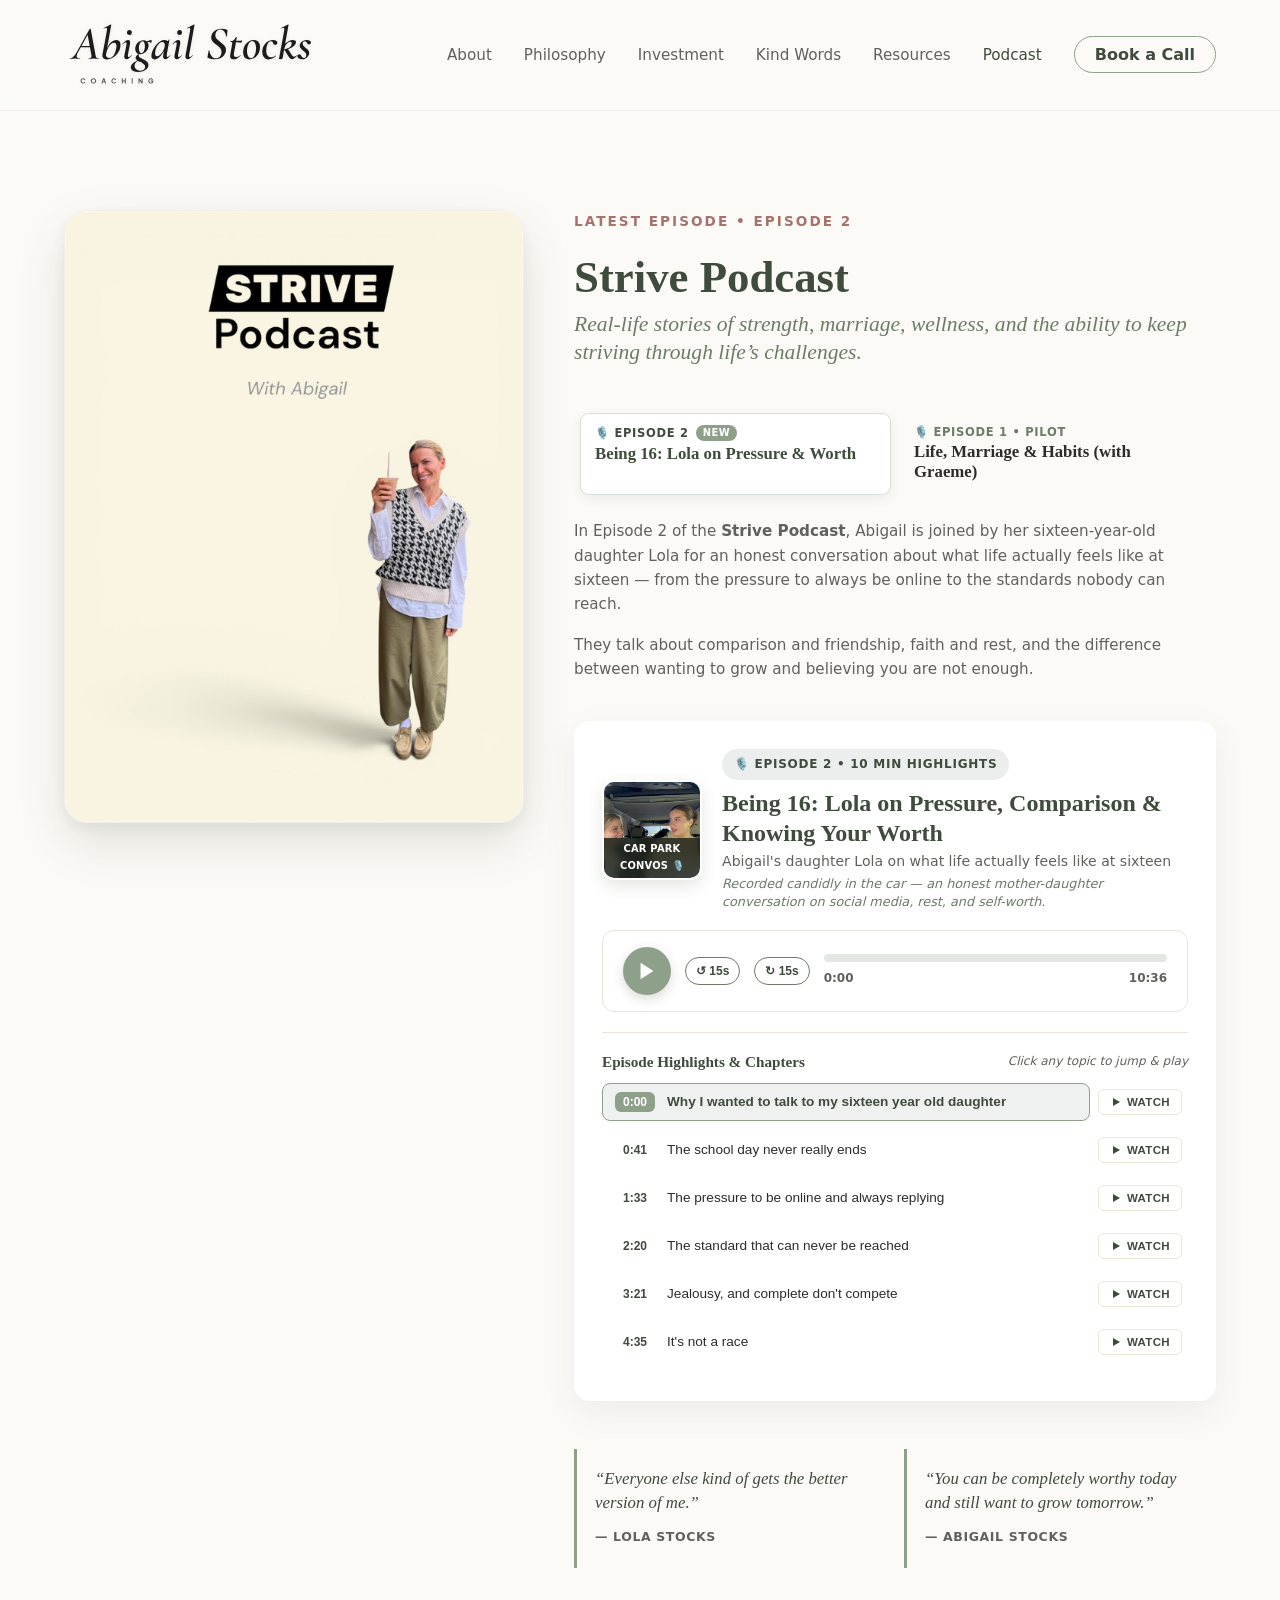
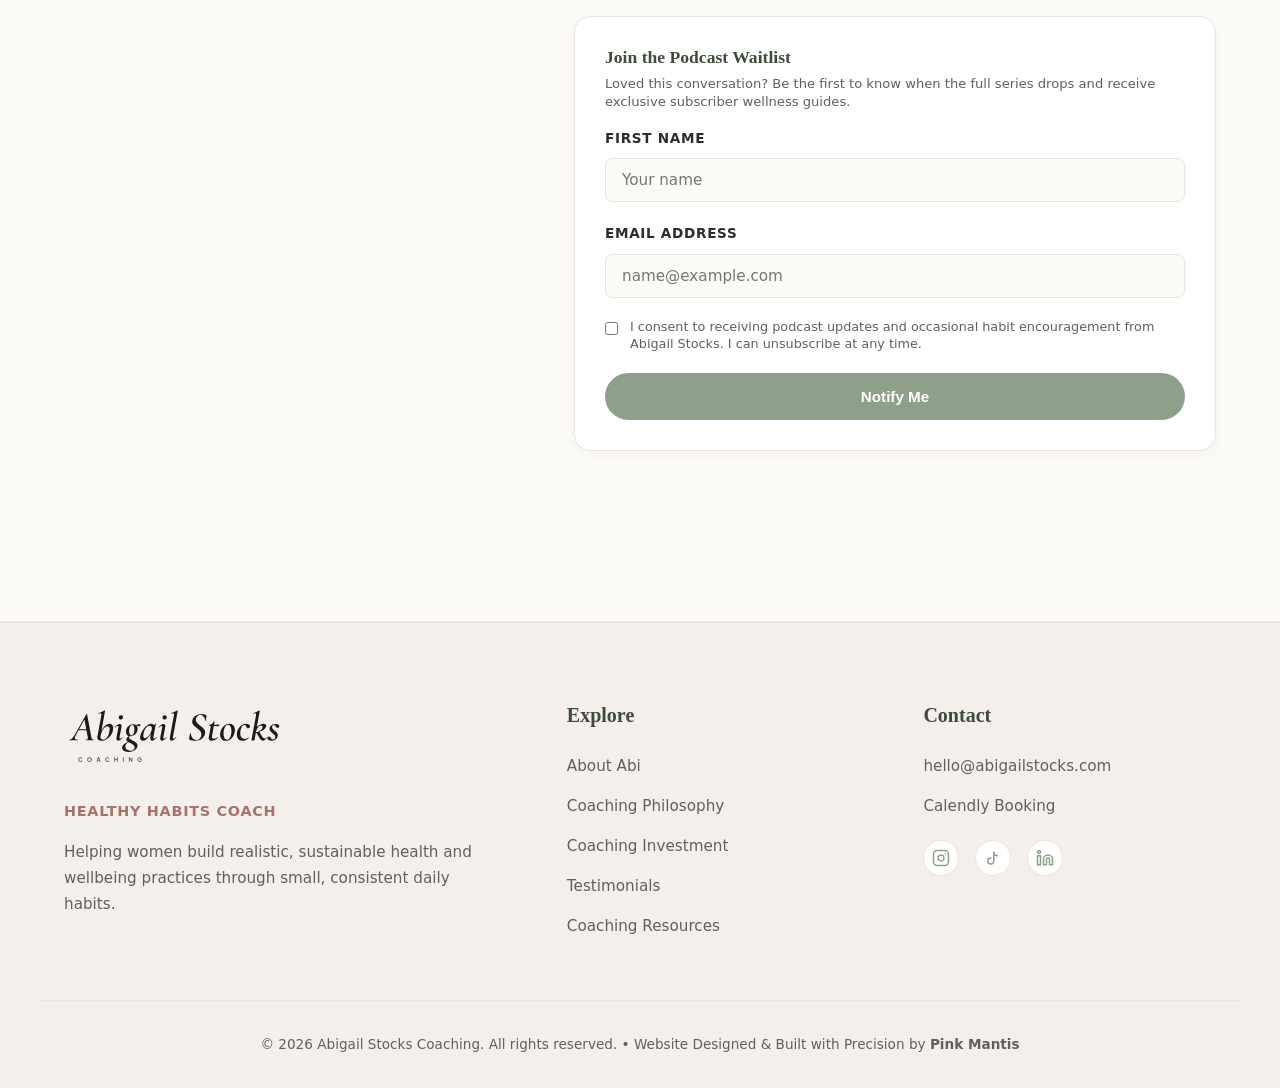
<file: podcast-preview.html>
<!DOCTYPE html>
<html lang="en">
<head>
    <meta charset="UTF-8">
    <meta name="viewport" content="width=device-width, initial-scale=1.0">
    <meta name="robots" content="noindex, nofollow">
    <meta name="description" content="Strive Podcast with Abigail Stocks. Conversations rooted in faith, wellness, and healthy habits. Join the podcast waitlist today.">
    <title>Strive Podcast (Preview) | Abigail Stocks Coaching</title>
    
    <!-- Favicon Icons -->
    <link rel="icon" type="image/svg+xml" href="assets/logo-monogram-as.svg">
    <link rel="apple-touch-icon" href="assets/logo-monogram-as.svg">
    
    <!-- Google tag (gtag.js) GA4 -->
    <script async src="https://www.googletagmanager.com/gtag/js?id=G-WWPVFZ5XTC"></script>
    <script>
      window.dataLayer = window.dataLayer || [];
      function gtag(){dataLayer.push(arguments);}
      gtag('js', new Date());

      gtag('config', 'G-WWPVFZ5XTC');
    </script>
    
    <!-- Content Security Policy -->
    <meta http-equiv="Content-Security-Policy" content="default-src 'self'; script-src 'self' 'unsafe-inline' https://www.googletagmanager.com; style-src 'self' 'unsafe-inline' https://fonts.googleapis.com; font-src 'self' https://fonts.gstatic.com; img-src 'self' data: https:; connect-src 'self' https://formsubmit.co https://*.google-analytics.com https://*.analytics.google.com https://*.googletagmanager.com;">
    
    <!-- Google Fonts -->
    <link rel="preconnect" href="https://fonts.googleapis.com">
    <link rel="preconnect" href="https://fonts.gstatic.com" crossorigin>
    <link href="https://fonts.googleapis.com/css2?family=Cormorant+Garamond:ital,wght@0,300;0,400;0,500;0,600;0,700;1,400&family=Plus+Jakarta+Sans:wght@300;400;500;600;700&display=swap" rel="stylesheet">
    
    <!-- Stylesheet -->
    <link rel="stylesheet" href="style.css?v=1.3">
</head>
<body>

    <!-- Header Navigation -->
    <header class="site-header">
        <div class="header-container">
            <a href="index.html" class="logo-area" aria-label="Abigail Stocks Coaching - Home">
                <img src="assets/logo-jody-moore-style.svg" alt="abigail stocks COACHING" class="logo-img" style="height: 78px; width: auto; display: block;">
            </a>
            
            <button class="nav-toggle" aria-label="Toggle Navigation Menu" aria-expanded="false" aria-controls="primary-navigation">
                <span class="hamburger-bar"></span>
                <span class="hamburger-bar"></span>
                <span class="hamburger-bar"></span>
            </button>
            
            <nav id="primary-navigation" class="nav-menu">
                <ul class="nav-list">
                    <li><a href="index.html#about" class="nav-link">About</a></li>
                    <li><a href="index.html#philosophy" class="nav-link">Philosophy</a></li>
                    <li><a href="index.html#pricing" class="nav-link">Investment</a></li>
                    <li><a href="index.html#testimonials" class="nav-link">Kind Words</a></li>
                    <li><a href="index.html#resources" class="nav-link">Resources</a></li>
                    <li><a href="#" class="nav-link active">Podcast</a></li>
                    <li><a href="index.html#contact" class="nav-btn-outline">Book a Call</a></li>
                </ul>
            </nav>
        </div>
    </header>

    <main>
        <!-- Podcast Hero Section -->
        <section class="podcast-hero-section">
            <div class="section-container podcast-grid-layout">
                <!-- Left: Strive Logo & Media elements -->
                <div class="podcast-logo-visual">
                    <div class="podcast-logo-wrapper">
                        <img src="assets/strive-podcast.jpeg" alt="Strive Podcast with Abigail" class="podcast-logo-img">
                    </div>
                </div>
                
                <!-- Right: Copy, Audio Player & Waitlist Form -->
                <div class="podcast-hero-content">
                    <span class="section-tag" id="podcast-hero-tag">Latest Episode • Episode 2</span>
                    <h1 class="podcast-title">Strive Podcast</h1>
                    <p class="podcast-tagline">Real-life stories of strength, marriage, wellness, and the ability to keep striving through life’s challenges.</p>

                    <!-- Episode Switcher Tabs -->
                    <div class="podcast-episode-switcher" role="tablist" aria-label="Select Podcast Episode">
                        <button class="episode-tab-btn active" id="tab-btn-ep2" role="tab" aria-selected="true" aria-controls="panel-ep2" data-episode="ep2">
                            <div class="episode-tab-top">
                                <span class="episode-tab-number">🎙️ Episode 2</span>
                                <span class="episode-tab-badge">New</span>
                            </div>
                            <span class="episode-tab-title">Being 16: Lola on Pressure &amp; Worth</span>
                        </button>
                        <button class="episode-tab-btn" id="tab-btn-ep1" role="tab" aria-selected="false" aria-controls="panel-ep1" data-episode="ep1">
                            <div class="episode-tab-top">
                                <span class="episode-tab-number">🎙️ Episode 1 • Pilot</span>
                            </div>
                            <span class="episode-tab-title">Life, Marriage &amp; Habits (with Graeme)</span>
                        </button>
                    </div>
                    
                    <!-- Episode 2 Description -->
                    <div class="podcast-description" id="desc-ep2">
                        <p>In Episode 2 of the <strong>Strive Podcast</strong>, Abigail is joined by her sixteen-year-old daughter Lola for an honest conversation about what life actually feels like at sixteen — from the pressure to always be online to the standards nobody can reach.</p>
                        <p>They talk about comparison and friendship, faith and rest, and the difference between wanting to grow and believing you are not enough.</p>
                    </div>

                    <!-- Episode 1 Description -->
                    <div class="podcast-description" id="desc-ep1" style="display: none;">
                        <p>Welcome to an exclusive first listen of the <strong>Strive Podcast</strong>. In this special pilot conversation, Abigail is joined by her husband Graeme (married 28 years!) for an unscripted, humorous, and heartfelt Q&amp;A.</p>
                        <p>From parenting in the chaos and navigating perimenopause (<em>“like a cactus”</em>), to rediscovering self-worth and choosing to want each other every single day, this 10-minute highlight gives you a true taste of what Strive is all about.</p>
                    </div>

                    <!-- Interactive Audio Player Card -->
                    <div class="podcast-player-card">
                        <div class="podcast-player-header">
                            <!-- Episode 2 Banner -->
                            <div class="podcast-episode-banner" id="banner-ep2">
                                <div class="podcast-episode-thumb-wrap">
                                    <img src="assets/abigail-lola-car-convo-alt.jpg" alt="Abigail and her daughter Lola recording in the car" class="podcast-episode-thumb">
                                    <span class="podcast-thumb-badge">Car Park Convos 🎙️</span>
                                </div>
                                <div class="podcast-episode-meta">
                                    <span class="podcast-player-tag">🎙️ Episode 2 • 10 Min Highlights</span>
                                    <h2 class="podcast-player-title">Being 16: Lola on Pressure, Comparison &amp; Knowing Your Worth</h2>
                                    <p class="podcast-player-sub">Abigail's daughter Lola on what life actually feels like at sixteen</p>
                                    <p class="podcast-player-context">Recorded candidly in the car — an honest mother-daughter conversation on social media, rest, and self-worth.</p>
                                </div>
                            </div>

                            <!-- Episode 1 Banner -->
                            <div class="podcast-episode-banner" id="banner-ep1" style="display: none;">
                                <div class="podcast-episode-thumb-wrap">
                                    <img src="assets/abigail-graham-car-convo.jpg" alt="Abigail and Graeme Stocks recording in the car" class="podcast-episode-thumb">
                                    <span class="podcast-thumb-badge">Car Park Convos 🎙️</span>
                                </div>
                                <div class="podcast-episode-meta">
                                    <span class="podcast-player-tag">🎙️ Pilot Episode • 10 Min Highlights</span>
                                    <h2 class="podcast-player-title">Life, Marriage, Perimenopause &amp; Habits</h2>
                                    <p class="podcast-player-sub">An unscripted conversation with Abigail &amp; Graeme Stocks</p>
                                    <p class="podcast-player-context">Recorded candidly in the car with clip-on lapel mics — unfiltered, funny, and deeply heartfelt.</p>
                                </div>
                            </div>
                        </div>

                        <!-- Audio Element -->
                        <audio id="strive-audio" preload="metadata" src="assets/strive-ep2-highlights.mp3">
                            Your browser does not support the audio element.
                        </audio>

                        <!-- Controls Bar -->
                        <div class="podcast-player-controls">
                            <button id="audio-play-btn" class="audio-play-btn" aria-label="Play podcast episode">
                                <svg id="play-icon" viewBox="0 0 24 24" width="22" height="22" fill="currentColor">
                                    <polygon points="5 3 19 12 5 21 5 3"></polygon>
                                </svg>
                                <svg id="pause-icon" viewBox="0 0 24 24" width="22" height="22" fill="currentColor" style="display:none;">
                                    <rect x="6" y="4" width="4" height="16"></rect>
                                    <rect x="14" y="4" width="4" height="16"></rect>
                                </svg>
                            </button>

                            <button id="audio-rewind-btn" class="audio-skip-btn" title="Rewind 15 seconds">↺ 15s</button>
                            <button id="audio-forward-btn" class="audio-skip-btn" title="Forward 15 seconds">↻ 15s</button>

                            <div class="audio-progress-container">
                                <div id="audio-progress-wrap" class="audio-progress-bar-wrap" role="slider" aria-label="Audio progress" tabindex="0">
                                    <div id="audio-progress-fill" class="audio-progress-bar-fill"></div>
                                </div>
                                <div class="audio-time-row">
                                    <span id="audio-current-time">0:00</span>
                                    <span id="audio-duration">10:36</span>
                                </div>
                            </div>
                        </div>

                        <!-- Clickable Episode Chapters -->
                        <div class="podcast-chapters-box">
                            <div class="podcast-chapters-header">
                                <h3 class="podcast-chapters-title">Episode Highlights &amp; Chapters</h3>
                                <span class="podcast-chapters-hint">Click any topic to jump &amp; play</span>
                            </div>

                            <!-- Episode 2 Chapters List -->
                            <ul class="podcast-chapters-list" id="chapters-ep2" data-episode-list="ep2">
                                <li>
                                    <div class="podcast-chapter-row">
                                        <button class="podcast-chapter-btn active" data-time="0">
                                            <span class="chapter-time-pill">0:00</span>
                                            <span class="chapter-label">Why I wanted to talk to my sixteen year old daughter</span>
                                        </button>
                                        <button class="chapter-video-trigger" data-clip="assets/clips/ep2-clip-01.mp4" data-title="Why I wanted to talk to my sixteen year old daughter" data-aspect="square" aria-label="Watch video clip: Why I wanted to talk to my sixteen year old daughter">
                                            <svg viewBox="0 0 24 24" width="12" height="12" fill="currentColor"><polygon points="6 4 20 12 6 20 6 4"></polygon></svg>
                                            <span>Watch</span>
                                        </button>
                                    </div>
                                </li>
                                <li>
                                    <div class="podcast-chapter-row">
                                        <button class="podcast-chapter-btn" data-time="41.15">
                                            <span class="chapter-time-pill">0:41</span>
                                            <span class="chapter-label">The school day never really ends</span>
                                        </button>
                                        <button class="chapter-video-trigger" data-clip="assets/clips/ep2-clip-02.mp4" data-title="The school day never really ends" data-aspect="square" aria-label="Watch video clip: The school day never really ends">
                                            <svg viewBox="0 0 24 24" width="12" height="12" fill="currentColor"><polygon points="6 4 20 12 6 20 6 4"></polygon></svg>
                                            <span>Watch</span>
                                        </button>
                                    </div>
                                </li>
                                <li>
                                    <div class="podcast-chapter-row">
                                        <button class="podcast-chapter-btn" data-time="93.6">
                                            <span class="chapter-time-pill">1:33</span>
                                            <span class="chapter-label">The pressure to be online and always replying</span>
                                        </button>
                                        <button class="chapter-video-trigger" data-clip="assets/clips/ep2-clip-03.mp4" data-title="The pressure to be online and always replying" data-aspect="square" aria-label="Watch video clip: The pressure to be online and always replying">
                                            <svg viewBox="0 0 24 24" width="12" height="12" fill="currentColor"><polygon points="6 4 20 12 6 20 6 4"></polygon></svg>
                                            <span>Watch</span>
                                        </button>
                                    </div>
                                </li>
                                <li>
                                    <div class="podcast-chapter-row">
                                        <button class="podcast-chapter-btn" data-time="140.99">
                                            <span class="chapter-time-pill">2:20</span>
                                            <span class="chapter-label">The standard that can never be reached</span>
                                        </button>
                                        <button class="chapter-video-trigger" data-clip="assets/clips/ep2-clip-04.mp4" data-title="The standard that can never be reached" data-aspect="square" aria-label="Watch video clip: The standard that can never be reached">
                                            <svg viewBox="0 0 24 24" width="12" height="12" fill="currentColor"><polygon points="6 4 20 12 6 20 6 4"></polygon></svg>
                                            <span>Watch</span>
                                        </button>
                                    </div>
                                </li>
                                <li>
                                    <div class="podcast-chapter-row">
                                        <button class="podcast-chapter-btn" data-time="201.2">
                                            <span class="chapter-time-pill">3:21</span>
                                            <span class="chapter-label">Jealousy, and complete don't compete</span>
                                        </button>
                                        <button class="chapter-video-trigger" data-clip="assets/clips/ep2-clip-05.mp4" data-title="Jealousy, and complete don't compete" data-aspect="square" aria-label="Watch video clip: Jealousy, and complete don't compete">
                                            <svg viewBox="0 0 24 24" width="12" height="12" fill="currentColor"><polygon points="6 4 20 12 6 20 6 4"></polygon></svg>
                                            <span>Watch</span>
                                        </button>
                                    </div>
                                </li>
                                <li>
                                    <div class="podcast-chapter-row">
                                        <button class="podcast-chapter-btn" data-time="275.86">
                                            <span class="chapter-time-pill">4:35</span>
                                            <span class="chapter-label">It's not a race</span>
                                        </button>
                                        <button class="chapter-video-trigger" data-clip="assets/clips/ep2-clip-06.mp4" data-title="It's not a race" data-aspect="square" aria-label="Watch video clip: It's not a race">
                                            <svg viewBox="0 0 24 24" width="12" height="12" fill="currentColor"><polygon points="6 4 20 12 6 20 6 4"></polygon></svg>
                                            <span>Watch</span>
                                        </button>
                                    </div>
                                </li>
                                <li>
                                    <div class="podcast-chapter-row">
                                        <button class="podcast-chapter-btn" data-time="352.82">
                                            <span class="chapter-time-pill">5:52</span>
                                            <span class="chapter-label">Giving yourself permission to rest</span>
                                        </button>
                                        <button class="chapter-video-trigger" data-clip="assets/clips/ep2-clip-07.mp4" data-title="Giving yourself permission to rest" data-aspect="square" aria-label="Watch video clip: Giving yourself permission to rest">
                                            <svg viewBox="0 0 24 24" width="12" height="12" fill="currentColor"><polygon points="6 4 20 12 6 20 6 4"></polygon></svg>
                                            <span>Watch</span>
                                        </button>
                                    </div>
                                </li>
                                <li>
                                    <div class="podcast-chapter-row">
                                        <button class="podcast-chapter-btn" data-time="390.68">
                                            <span class="chapter-time-pill">6:30</span>
                                            <span class="chapter-label">Your worth is not something you earn</span>
                                        </button>
                                        <button class="chapter-video-trigger" data-clip="assets/clips/ep2-clip-08.mp4" data-title="Your worth is not something you earn" data-aspect="square" aria-label="Watch video clip: Your worth is not something you earn">
                                            <svg viewBox="0 0 24 24" width="12" height="12" fill="currentColor"><polygon points="6 4 20 12 6 20 6 4"></polygon></svg>
                                            <span>Watch</span>
                                        </button>
                                    </div>
                                </li>
                                <li>
                                    <div class="podcast-chapter-row">
                                        <button class="podcast-chapter-btn" data-time="434.93">
                                            <span class="chapter-time-pill">7:14</span>
                                            <span class="chapter-label">Everyone else gets the better version of me</span>
                                        </button>
                                        <button class="chapter-video-trigger" data-clip="assets/clips/ep2-clip-09.mp4" data-title="Everyone else gets the better version of me" data-aspect="square" aria-label="Watch video clip: Everyone else gets the better version of me">
                                            <svg viewBox="0 0 24 24" width="12" height="12" fill="currentColor"><polygon points="6 4 20 12 6 20 6 4"></polygon></svg>
                                            <span>Watch</span>
                                        </button>
                                    </div>
                                </li>
                                <li>
                                    <div class="podcast-chapter-row">
                                        <button class="podcast-chapter-btn" data-time="502.08">
                                            <span class="chapter-time-pill">8:22</span>
                                            <span class="chapter-label">Quick fire round</span>
                                        </button>
                                        <button class="chapter-video-trigger" data-clip="assets/clips/ep2-clip-10.mp4" data-title="Quick fire round" data-aspect="square" aria-label="Watch video clip: Quick fire round">
                                            <svg viewBox="0 0 24 24" width="12" height="12" fill="currentColor"><polygon points="6 4 20 12 6 20 6 4"></polygon></svg>
                                            <span>Watch</span>
                                        </button>
                                    </div>
                                </li>
                                <li>
                                    <div class="podcast-chapter-row">
                                        <button class="podcast-chapter-btn" data-time="548.12">
                                            <span class="chapter-time-pill">9:08</span>
                                            <span class="chapter-label">One thing for every young person</span>
                                        </button>
                                        <button class="chapter-video-trigger" data-clip="assets/clips/ep2-clip-11.mp4" data-title="One thing for every young person" data-aspect="square" aria-label="Watch video clip: One thing for every young person">
                                            <svg viewBox="0 0 24 24" width="12" height="12" fill="currentColor"><polygon points="6 4 20 12 6 20 6 4"></polygon></svg>
                                            <span>Watch</span>
                                        </button>
                                    </div>
                                </li>
                            </ul>

                            <!-- Episode 1 Chapters List -->
                            <ul class="podcast-chapters-list" id="chapters-ep1" data-episode-list="ep1" style="display: none;">
                                <li>
                                    <div class="podcast-chapter-row">
                                        <button class="podcast-chapter-btn active" data-time="0">
                                            <span class="chapter-time-pill">0:00</span>
                                            <span class="chapter-label">The mate who said “just cry it out”</span>
                                        </button>
                                        <button class="chapter-video-trigger" data-clip="assets/clips/clip-01.mp4" data-title="The mate who said “just cry it out”" data-aspect="vertical" aria-label="Watch video clip: The mate who said just cry it out">
                                            <svg viewBox="0 0 24 24" width="12" height="12" fill="currentColor"><polygon points="6 4 20 12 6 20 6 4"></polygon></svg>
                                            <span>Watch</span>
                                        </button>
                                    </div>
                                </li>
                                <li>
                                    <div class="podcast-chapter-row">
                                        <button class="podcast-chapter-btn" data-time="50">
                                            <span class="chapter-time-pill">0:50</span>
                                            <span class="chapter-label">Realising self-worth, after years of not believing it</span>
                                        </button>
                                        <button class="chapter-video-trigger" data-clip="assets/clips/clip-02.mp4" data-title="Realising self-worth, after years of not believing it" data-aspect="square" aria-label="Watch video clip: Realising self-worth">
                                            <svg viewBox="0 0 24 24" width="12" height="12" fill="currentColor"><polygon points="6 4 20 12 6 20 6 4"></polygon></svg>
                                            <span>Watch</span>
                                        </button>
                                    </div>
                                </li>
                                <li>
                                    <div class="podcast-chapter-row">
                                        <button class="podcast-chapter-btn" data-time="100">
                                            <span class="chapter-time-pill">1:40</span>
                                            <span class="chapter-label">Not brave enough to raise his hand in class!</span>
                                        </button>
                                        <button class="chapter-video-trigger" data-clip="assets/clips/clip-03.mp4" data-title="Not brave enough to raise his hand in class!" data-aspect="square" aria-label="Watch video clip: Not brave enough to raise his hand in class!">
                                            <svg viewBox="0 0 24 24" width="12" height="12" fill="currentColor"><polygon points="6 4 20 12 6 20 6 4"></polygon></svg>
                                            <span>Watch</span>
                                        </button>
                                    </div>
                                </li>
                                <li>
                                    <div class="podcast-chapter-row">
                                        <button class="podcast-chapter-btn" data-time="150">
                                            <span class="chapter-time-pill">2:30</span>
                                            <span class="chapter-label">Perimenopause: “like a cactus”, and the crisps</span>
                                        </button>
                                        <button class="chapter-video-trigger" data-clip="assets/clips/clip-04.mp4" data-title="Perimenopause: “like a cactus”, and the crisps" data-aspect="square" aria-label="Watch video clip: Perimenopause">
                                            <svg viewBox="0 0 24 24" width="12" height="12" fill="currentColor"><polygon points="6 4 20 12 6 20 6 4"></polygon></svg>
                                            <span>Watch</span>
                                        </button>
                                    </div>
                                </li>
                                <li>
                                    <div class="podcast-chapter-row">
                                        <button class="podcast-chapter-btn" data-time="204">
                                            <span class="chapter-time-pill">3:24</span>
                                            <span class="chapter-label">The bath with candles: “the sweetest night of my life”</span>
                                        </button>
                                        <button class="chapter-video-trigger" data-clip="assets/clips/clip-05.mp4" data-title="The bath with candles: “the sweetest night of my life”" data-aspect="square" aria-label="Watch video clip: The bath with candles">
                                            <svg viewBox="0 0 24 24" width="12" height="12" fill="currentColor"><polygon points="6 4 20 12 6 20 6 4"></polygon></svg>
                                            <span>Watch</span>
                                        </button>
                                    </div>
                                </li>
                                <li>
                                    <div class="podcast-chapter-row">
                                        <button class="podcast-chapter-btn" data-time="256">
                                            <span class="chapter-time-pill">4:16</span>
                                            <span class="chapter-label">Advice to wives: stop sending the video clips</span>
                                        </button>
                                        <button class="chapter-video-trigger" data-clip="assets/clips/clip-06.mp4" data-title="Advice to wives: stop sending the video clips" data-aspect="square" aria-label="Watch video clip: Advice to wives">
                                            <svg viewBox="0 0 24 24" width="12" height="12" fill="currentColor"><polygon points="6 4 20 12 6 20 6 4"></polygon></svg>
                                            <span>Watch</span>
                                        </button>
                                    </div>
                                </li>
                                <li>
                                    <div class="podcast-chapter-row">
                                        <button class="podcast-chapter-btn" data-time="302">
                                            <span class="chapter-time-pill">5:02</span>
                                            <span class="chapter-label">“I can't be your safe space, I need you to be mine”</span>
                                        </button>
                                        <button class="chapter-video-trigger" data-clip="assets/clips/clip-07.mp4" data-title="“I can't be your safe space, I need you to be mine”" data-aspect="square" aria-label="Watch video clip: Safe space">
                                            <svg viewBox="0 0 24 24" width="12" height="12" fill="currentColor"><polygon points="6 4 20 12 6 20 6 4"></polygon></svg>
                                            <span>Watch</span>
                                        </button>
                                    </div>
                                </li>
                                <li>
                                    <div class="podcast-chapter-row">
                                        <button class="podcast-chapter-btn" data-time="353">
                                            <span class="chapter-time-pill">5:53</span>
                                            <span class="chapter-label">“I'm still the same guy you married 28 years ago”</span>
                                        </button>
                                        <button class="chapter-video-trigger" data-clip="assets/clips/clip-08.mp4" data-title="“I'm still the same guy you married 28 years ago”" data-aspect="square" aria-label="Watch video clip: Same guy married 28 years ago">
                                            <svg viewBox="0 0 24 24" width="12" height="12" fill="currentColor"><polygon points="6 4 20 12 6 20 6 4"></polygon></svg>
                                            <span>Watch</span>
                                        </button>
                                    </div>
                                </li>
                                <li>
                                    <div class="podcast-chapter-row">
                                        <button class="podcast-chapter-btn" data-time="405">
                                            <span class="chapter-time-pill">6:45</span>
                                            <span class="chapter-label">Advice to a couple who are struggling</span>
                                        </button>
                                        <button class="chapter-video-trigger" data-clip="assets/clips/clip-09.mp4" data-title="Advice to a couple who are struggling" data-aspect="square" aria-label="Watch video clip: Advice to couple struggling">
                                            <svg viewBox="0 0 24 24" width="12" height="12" fill="currentColor"><polygon points="6 4 20 12 6 20 6 4"></polygon></svg>
                                            <span>Watch</span>
                                        </button>
                                    </div>
                                </li>
                                <li>
                                    <div class="podcast-chapter-row">
                                        <button class="podcast-chapter-btn" data-time="456">
                                            <span class="chapter-time-pill">7:36</span>
                                            <span class="chapter-label">Choosing to want each other: “would you choose me again?”</span>
                                        </button>
                                        <button class="chapter-video-trigger" data-clip="assets/clips/clip-10.mp4" data-title="Choosing to want each other: “would you choose me again?”" data-aspect="square" aria-label="Watch video clip: Would you choose me again">
                                            <svg viewBox="0 0 24 24" width="12" height="12" fill="currentColor"><polygon points="6 4 20 12 6 20 6 4"></polygon></svg>
                                            <span>Watch</span>
                                        </button>
                                    </div>
                                </li>
                                <li>
                                    <div class="podcast-chapter-row">
                                        <button class="podcast-chapter-btn" data-time="552">
                                            <span class="chapter-time-pill">9:12</span>
                                            <span class="chapter-label">“Without a shadow of a doubt... I choose you”</span>
                                        </button>
                                        <button class="chapter-video-trigger" data-clip="assets/clips/clip-11.mp4" data-title="“Without a shadow of a doubt... I choose you”" data-aspect="square" aria-label="Watch video clip: I choose you">
                                            <svg viewBox="0 0 24 24" width="12" height="12" fill="currentColor"><polygon points="6 4 20 12 6 20 6 4"></polygon></svg>
                                            <span>Watch</span>
                                        </button>
                                    </div>
                                </li>
                            </ul>
                        </div>
                    </div>

                    <!-- Highlight Quote Cards: Episode 2 -->
                    <div class="podcast-quotes-grid" id="quotes-ep2">
                        <div class="podcast-quote-card">
                            <p>“Everyone else kind of gets the better version of me.”</p>
                            <span class="podcast-quote-author">— Lola Stocks</span>
                        </div>
                        <div class="podcast-quote-card">
                            <p>“You can be completely worthy today and still want to grow tomorrow.”</p>
                            <span class="podcast-quote-author">— Abigail Stocks</span>
                        </div>
                    </div>

                    <!-- Highlight Quote Cards: Episode 1 -->
                    <div class="podcast-quotes-grid" id="quotes-ep1" style="display: none;">
                        <div class="podcast-quote-card">
                            <p>“I can't be your safe space baby, I've got nothing left in the tank. I need you to be mine.”</p>
                            <span class="podcast-quote-author">— Abigail Stocks</span>
                        </div>
                        <div class="podcast-quote-card">
                            <p>“Would you choose me again after 28 years? Without a shadow of a doubt... I choose you.”</p>
                            <span class="podcast-quote-author">— Graeme Stocks</span>
                        </div>
                    </div>

                    <!-- Waitlist Form Container -->
                    <div class="podcast-form-box">
                        <h3 class="podcast-form-title">Join the Podcast Waitlist</h3>
                        <p class="podcast-form-subtitle">Loved this conversation? Be the first to know when the full series drops and receive exclusive subscriber wellness guides.</p>
                        
                        <form id="podcast-waitlist-form" class="podcast-waitlist-form">
                            <!-- Honeypot Spam Protection -->
                            <input type="text" name="_honey" style="display:none">
                            
                            <div class="form-row">
                                <div class="form-group">
                                    <label for="waitlist-name">First Name</label>
                                    <input type="text" id="waitlist-name" name="name" required placeholder="Your name">
                                </div>
                            </div>
                            <div class="form-row">
                                <div class="form-group">
                                    <label for="waitlist-email">Email Address</label>
                                    <input type="email" id="waitlist-email" name="email" required placeholder="name@example.com">
                                </div>
                            </div>
                            <div class="form-consent">
                                <input type="checkbox" id="waitlist-consent" name="consent" required>
                                <label for="waitlist-consent">I consent to receiving podcast updates and occasional habit encouragement from Abigail Stocks. I can unsubscribe at any time.</label>
                            </div>
                            <button type="submit" class="btn btn-primary btn-block">Notify Me</button>
                        </form>
                        
                        <div id="waitlist-success" class="form-success" aria-hidden="true">
                            <svg class="success-icon" viewBox="0 0 24 24" fill="none" stroke="currentColor" stroke-width="2"><path d="M22 11.08V12a10 10 0 1 1-5.93-9.14"/><polyline points="22 4 12 14.01 9 11.01"/></svg>
                            <div>
                                <h4>You're on the list!</h4>
                                <p>Thank you. We will send you an email as soon as our first episode goes live. Keep striving!</p>
                            </div>
                        </div>
                    </div>
                </div>
            </div>
        </section>
    </main>

    <!-- Footer -->
    <footer class="site-footer">
        <div class="footer-container">
            <div class="footer-brand">
                <div class="footer-logo" style="margin-bottom: 12px;">
                    <img src="assets/logo-jody-moore-style.svg" alt="abigail stocks COACHING" class="footer-logo-img" style="height: 68px; width: auto; display: block;">
                </div>
                <p class="footer-tagline">Healthy Habits Coach</p>
                <p class="footer-desc">Helping women build realistic, sustainable health and wellbeing practices through small, consistent daily habits.</p>
            </div>
            
            <div class="footer-links">
                <h4 class="footer-title">Explore</h4>
                <ul>
                    <li><a href="index.html#about">About Abi</a></li>
                    <li><a href="index.html#philosophy">Coaching Philosophy</a></li>
                    <li><a href="index.html#pricing">Coaching Investment</a></li>
                    <li><a href="index.html#testimonials">Testimonials</a></li>
                    <li><a href="index.html#resources">Coaching Resources</a></li>
                </ul>
            </div>
            
            <div class="footer-legal">
                <h4 class="footer-title">Contact</h4>
                <ul>
                    <li><a href="mailto:hello@abigailstocks.com">hello@abigailstocks.com</a></li>
                    <li><a href="https://calendly.com/hello-abigailstocks/30min" target="_blank" rel="noopener">Calendly Booking</a></li>
                    <li class="footer-socials">
                        <a href="https://www.instagram.com/abigailstocks6/" class="social-icon" aria-label="Instagram" target="_blank" rel="noopener">
                            <svg viewBox="0 0 24 24" fill="none" stroke="currentColor" stroke-width="2" stroke-linecap="round" stroke-linejoin="round"><rect x="2" y="2" width="20" height="20" rx="5" ry="5"/><path d="M16 11.37A4 4 0 1 1 12.63 8 4 4 0 0 1 16 11.37z"/><line x1="17.5" y1="6.5" x2="17.51" y2="6.5"/></svg>
                        </a>
                        <a href="https://www.tiktok.com/@abigail_motivation6?_r=1&amp;_t=ZN-98HgGwsjE0c" class="social-icon" aria-label="TikTok" target="_blank" rel="noopener">
                            <svg viewBox="0 0 24 24" fill="none" stroke="currentColor" stroke-width="2" stroke-linecap="round" stroke-linejoin="round"><path d="M9 12a4 4 0 1 0 4 4V4a5 5 0 0 0 5 5"/></svg>
                        </a>
                        <a href="https://www.linkedin.com/in/abigail-stocks-6b395a417/" class="social-icon" aria-label="LinkedIn" target="_blank" rel="noopener">
                            <svg viewBox="0 0 24 24" fill="none" stroke="currentColor" stroke-width="2" stroke-linecap="round" stroke-linejoin="round"><path d="M16 8a6 6 0 0 1 6 6v7h-4v-7a2 2 0 0 0-2-2 2 2 0 0 0-2 2v7h-4v-7a6 6 0 0 1 6-6z"/><rect x="2" y="9" width="4" height="12"/><circle cx="4" cy="4" r="2"/></svg>
                        </a>
                    </li>
                </ul>
            </div>
        </div>
        <div class="footer-bottom">
            <p>&copy; 2026 Abigail Stocks Coaching. All rights reserved. • Website Designed &amp; Built with Precision by <strong>Pink Mantis</strong></p>
        </div>
    </footer>

    <!-- Video Lightbox Modal Popup -->
    <div id="podcast-video-modal" class="podcast-video-modal" aria-hidden="true" role="dialog" aria-modal="true">
        <div class="video-modal-backdrop" id="video-modal-backdrop"></div>
        <div class="video-modal-dialog">
            <div class="video-modal-topbar">
                <div class="video-modal-heading">
                    <h3 id="video-modal-title" class="video-modal-title">Highlight Clip</h3>
                </div>
                <div class="video-modal-actions">
                    <div class="video-modal-nav">
                        <button id="video-modal-prev" class="video-nav-btn" aria-label="Previous clip" title="Previous clip (Left Arrow)">
                            <svg viewBox="0 0 24 24" width="16" height="16" stroke="currentColor" stroke-width="2.5" fill="none" stroke-linecap="round" stroke-linejoin="round">
                                <polyline points="15 18 9 12 15 6"></polyline>
                            </svg>
                        </button>
                        <span id="video-modal-counter" class="video-modal-counter">1 of 11</span>
                        <button id="video-modal-next" class="video-nav-btn" aria-label="Next clip" title="Next clip (Right Arrow)">
                            <svg viewBox="0 0 24 24" width="16" height="16" stroke="currentColor" stroke-width="2.5" fill="none" stroke-linecap="round" stroke-linejoin="round">
                                <polyline points="9 18 15 12 9 6"></polyline>
                            </svg>
                        </button>
                    </div>
                    <button id="video-modal-close" class="video-modal-close-btn" aria-label="Close video" title="Close (Esc)">
                        <svg viewBox="0 0 24 24" width="20" height="20" stroke="currentColor" stroke-width="2.5" fill="none" stroke-linecap="round" stroke-linejoin="round">
                            <line x1="18" y1="6" x2="6" y2="18"></line>
                            <line x1="6" y1="6" x2="18" y2="18"></line>
                        </svg>
                    </button>
                </div>
            </div>
            <div class="video-modal-body" id="video-modal-body">
                <button id="video-floating-prev" class="video-floating-nav prev" aria-label="Previous video clip" title="Previous clip (Left Arrow)">
                    <svg viewBox="0 0 24 24" width="20" height="20" stroke="currentColor" stroke-width="2.5" fill="none" stroke-linecap="round" stroke-linejoin="round">
                        <polyline points="15 18 9 12 15 6"></polyline>
                    </svg>
                </button>
                <video id="modal-video-player" class="video-modal-player" controls playsinline preload="auto">
                    <source id="modal-video-source" src="" type="video/mp4">
                    Your browser does not support HTML5 video.
                </video>
                <button id="video-floating-next" class="video-floating-nav next" aria-label="Next video clip" title="Next clip (Right Arrow)">
                    <svg viewBox="0 0 24 24" width="20" height="20" stroke="currentColor" stroke-width="2.5" fill="none" stroke-linecap="round" stroke-linejoin="round">
                        <polyline points="9 18 15 12 9 6"></polyline>
                    </svg>
                </button>
            </div>
        </div>
    </div>

    <!-- JS script to handle drawer navigation and waitlist form submission -->
    <script>
        document.addEventListener('DOMContentLoaded', () => {
            // Mobile navigation toggle
            const navToggle = document.querySelector('.nav-toggle');
            const navMenu = document.querySelector('.nav-menu');
            const navLinks = document.querySelectorAll('.nav-link');

            if (navToggle && navMenu) {
                navToggle.addEventListener('click', () => {
                    const isExpanded = navToggle.getAttribute('aria-expanded') === 'true';
                    navToggle.setAttribute('aria-expanded', !isExpanded);
                    navToggle.classList.toggle('active');
                    navMenu.classList.toggle('show');
                });
            }

            // Podcast Waitlist form submission
            const waitlistForm = document.getElementById('podcast-waitlist-form');
            const successBox = document.getElementById('waitlist-success');

            const getWaitlistEmailContent = (name) => {
                const clientName = name ? name.trim() : 'there';
                return `Hi ${clientName},

Thank you for joining the waitlist for The Strive Podcast with Abigail Stocks!

You'll be the first to know as soon as full episodes drop, plus you'll receive exclusive subscriber guides and candid conversations on habits, fitness, and mindset.

In the meantime, you can listen to the preview audio and watch chapter clips anytime here:
https://abigailstocks.com/podcast

Warmly,
Abigail Stocks
Habit & Mindset Coach
https://abigailstocks.com`;
            };

            if (waitlistForm && successBox) {
                waitlistForm.addEventListener('submit', (e) => {
                    e.preventDefault();
                    
                    const name = document.getElementById('waitlist-name').value;
                    const email = document.getElementById('waitlist-email').value;
                    
                    // 1. Trigger automated welcome email via Vercel serverless API
                    fetch('/api/send-email', {
                        method: 'POST',
                        headers: { 'Content-Type': 'application/json' },
                        body: JSON.stringify({
                            type: 'waitlist',
                            name: name,
                            email: email
                        })
                    }).catch(err => console.log('Podcast email delivery notice:', err));

                    // 2. Submit waitlist details to FormSubmit (Backup)
                    fetch("https://formsubmit.co/ajax/abigailstockscoaching@gmail.com", {
                        method: "POST",
                        headers: { 
                            'Content-Type': 'application/json',
                            'Accept': 'application/json'
                        },
                        body: JSON.stringify({
                            name: name,
                            email: email,
                            _subject: "New Strive Podcast Waitlist Signup",
                            _autoresponse: getWaitlistEmailContent(name),
                            _cc: "hello@abigailstocks.com"
                        })
                    })
                    .then(response => response.json())
                    .then(data => console.log('Waitlist Signup Success:', data))
                    .catch(error => console.error('Waitlist Signup Error:', error));
                    
                    // Transition to success screen
                    waitlistForm.style.display = 'none';
                    successBox.classList.add('show');
                    successBox.setAttribute('aria-hidden', 'false');
                });
            }

            // Episode Switcher Configuration & State
            const EPISODES = {
                ep2: {
                    audioSrc: 'assets/strive-ep2-highlights.mp3',
                    fallbackDuration: '10:36',
                    fallbackDurationSecs: 636,
                    heroTag: 'Latest Episode • Episode 2'
                },
                ep1: {
                    audioSrc: 'assets/strive-preview-episode.mp3',
                    fallbackDuration: '09:42',
                    fallbackDurationSecs: 582,
                    heroTag: 'Pilot Episode • Episode 1'
                }
            };

            let currentEpisode = 'ep2';

            // Audio Player Controls & Interactive Chapters
            const audio = document.getElementById('strive-audio');
            const playBtn = document.getElementById('audio-play-btn');
            const playIcon = document.getElementById('play-icon');
            const pauseIcon = document.getElementById('pause-icon');
            const rewindBtn = document.getElementById('audio-rewind-btn');
            const forwardBtn = document.getElementById('audio-forward-btn');
            const progressWrap = document.getElementById('audio-progress-wrap');
            const progressFill = document.getElementById('audio-progress-fill');
            const currentTimeEl = document.getElementById('audio-current-time');
            const durationEl = document.getElementById('audio-duration');
            const heroTagEl = document.getElementById('podcast-hero-tag');
            const episodeTabButtons = document.querySelectorAll('.episode-tab-btn');

            function getActiveChapterButtons() {
                const activeList = document.getElementById(`chapters-${currentEpisode}`);
                return activeList ? Array.from(activeList.querySelectorAll('.podcast-chapter-btn')) : [];
            }

            function getActiveVideoTriggers() {
                const activeList = document.getElementById(`chapters-${currentEpisode}`);
                return activeList ? Array.from(activeList.querySelectorAll('.chapter-video-trigger')) : [];
            }

            function formatTime(seconds) {
                if (isNaN(seconds) || seconds < 0) return '0:00';
                const mins = Math.floor(seconds / 60);
                const secs = Math.floor(seconds % 60);
                return `${mins}:${secs < 10 ? '0' : ''}${secs}`;
            }

            function switchEpisode(epKey) {
                if (!EPISODES[epKey] || epKey === currentEpisode) return;
                currentEpisode = epKey;
                const config = EPISODES[epKey];

                // Update Tab Buttons
                episodeTabButtons.forEach(tab => {
                    const isMatch = tab.getAttribute('data-episode') === epKey;
                    tab.classList.toggle('active', isMatch);
                    tab.setAttribute('aria-selected', isMatch ? 'true' : 'false');
                });

                // Update Hero Tag
                if (heroTagEl) {
                    heroTagEl.textContent = config.heroTag;
                }

                // Toggle Descriptions, Banners, Chapter Lists, and Quotes
                ['ep2', 'ep1'].forEach(key => {
                    const isVisible = key === epKey;
                    const descEl = document.getElementById(`desc-${key}`);
                    const bannerEl = document.getElementById(`banner-${key}`);
                    const chaptersEl = document.getElementById(`chapters-${key}`);
                    const quotesEl = document.getElementById(`quotes-${key}`);

                    if (descEl) descEl.style.display = isVisible ? '' : 'none';
                    if (bannerEl) bannerEl.style.display = isVisible ? '' : 'none';
                    if (chaptersEl) chaptersEl.style.display = isVisible ? '' : 'none';
                    if (quotesEl) quotesEl.style.display = isVisible ? '' : 'none';
                });

                // Reset Audio Player & Load Selected Episode Track
                if (audio) {
                    audio.pause();
                    playIcon.style.display = 'block';
                    pauseIcon.style.display = 'none';
                    playBtn.setAttribute('aria-label', 'Play podcast episode');
                    progressFill.style.width = '0%';
                    currentTimeEl.textContent = '0:00';
                    durationEl.textContent = config.fallbackDuration;
                    audio.src = config.audioSrc;
                    audio.load();
                }

                // Reset Active Chapter Highlight to First Chapter
                const activeChapterBtns = getActiveChapterButtons();
                activeChapterBtns.forEach((btn, idx) => {
                    btn.classList.toggle('active', idx === 0);
                });
            }

            episodeTabButtons.forEach(tab => {
                tab.addEventListener('click', () => {
                    const epKey = tab.getAttribute('data-episode');
                    switchEpisode(epKey);
                });
            });

            if (audio && playBtn) {
                // Initialize duration once metadata is loaded
                audio.addEventListener('loadedmetadata', () => {
                    durationEl.textContent = formatTime(audio.duration);
                });

                // Play / Pause Toggle
                function togglePlay() {
                    if (audio.paused) {
                        audio.play();
                        playIcon.style.display = 'none';
                        pauseIcon.style.display = 'block';
                        playBtn.setAttribute('aria-label', 'Pause podcast episode');
                    } else {
                        audio.pause();
                        playIcon.style.display = 'block';
                        pauseIcon.style.display = 'none';
                        playBtn.setAttribute('aria-label', 'Play podcast episode');
                    }
                }

                playBtn.addEventListener('click', togglePlay);

                // Update Progress Bar & Current Time
                audio.addEventListener('timeupdate', () => {
                    if (audio.duration) {
                        const progress = (audio.currentTime / audio.duration) * 100;
                        progressFill.style.width = `${progress}%`;
                        currentTimeEl.textContent = formatTime(audio.currentTime);

                        // Highlight active chapter in the current episode list
                        const activeChapterBtns = getActiveChapterButtons();
                        let activeIndex = 0;
                        activeChapterBtns.forEach((btn, idx) => {
                            const startTime = parseFloat(btn.getAttribute('data-time'));
                            if (audio.currentTime >= startTime) {
                                activeIndex = idx;
                            }
                        });
                        activeChapterBtns.forEach((btn, idx) => {
                            if (idx === activeIndex) {
                                btn.classList.add('active');
                            } else {
                                btn.classList.remove('active');
                            }
                        });
                    }
                });

                // Audio Ended State
                audio.addEventListener('ended', () => {
                    playIcon.style.display = 'block';
                    pauseIcon.style.display = 'none';
                    progressFill.style.width = '0%';
                    currentTimeEl.textContent = '0:00';
                    playBtn.setAttribute('aria-label', 'Play podcast episode');
                });

                // Skip Buttons
                if (rewindBtn) {
                    rewindBtn.addEventListener('click', () => {
                        audio.currentTime = Math.max(0, audio.currentTime - 15);
                    });
                }
                if (forwardBtn) {
                    forwardBtn.addEventListener('click', () => {
                        const fallbackSecs = EPISODES[currentEpisode].fallbackDurationSecs;
                        audio.currentTime = Math.min(audio.duration || fallbackSecs, audio.currentTime + 15);
                    });
                }

                // Click / Scrub Progress Bar
                if (progressWrap) {
                    progressWrap.addEventListener('click', (e) => {
                        const rect = progressWrap.getBoundingClientRect();
                        const clickX = e.clientX - rect.left;
                        const width = rect.width;
                        const percentage = Math.max(0, Math.min(1, clickX / width));
                        if (audio.duration) {
                            audio.currentTime = percentage * audio.duration;
                        }
                    });
                }

                // Click on Chapter to Jump & Play Immediately
                const allChapterButtons = document.querySelectorAll('.podcast-chapter-btn');
                allChapterButtons.forEach(btn => {
                    btn.addEventListener('click', () => {
                        const targetTime = parseFloat(btn.getAttribute('data-time'));
                        audio.currentTime = targetTime;
                        if (audio.paused) {
                            audio.play();
                            playIcon.style.display = 'none';
                            pauseIcon.style.display = 'block';
                            playBtn.setAttribute('aria-label', 'Pause podcast episode');
                        }
                        const activeChapterBtns = getActiveChapterButtons();
                        activeChapterBtns.forEach(b => b.classList.remove('active'));
                        btn.classList.add('active');
                    });
                });
            }

            // Video Lightbox Modal Controls (Next / Prev Scrolling & Swiping Scoped to Active Episode)
            const videoModal = document.getElementById('podcast-video-modal');
            const modalBackdrop = document.getElementById('video-modal-backdrop');
            const modalCloseBtn = document.getElementById('video-modal-close');
            const modalTitle = document.getElementById('video-modal-title');
            const modalBody = document.getElementById('video-modal-body');
            const modalVideo = document.getElementById('modal-video-player');
            const modalCounter = document.getElementById('video-modal-counter');
            const prevBtns = [document.getElementById('video-modal-prev'), document.getElementById('video-floating-prev')].filter(Boolean);
            const nextBtns = [document.getElementById('video-modal-next'), document.getElementById('video-floating-next')].filter(Boolean);

            let currentClipIndex = 0;

            function updateClip(index) {
                const activeTriggers = getActiveVideoTriggers();
                if (activeTriggers.length === 0) return;

                // Loop smoothly: 0 to length - 1
                if (index < 0) {
                    currentClipIndex = activeTriggers.length - 1;
                } else if (index >= activeTriggers.length) {
                    currentClipIndex = 0;
                } else {
                    currentClipIndex = index;
                }

                const trigger = activeTriggers[currentClipIndex];
                const clipSrc = trigger.getAttribute('data-clip');
                const title = trigger.getAttribute('data-title') || 'Highlight Clip';
                const aspect = trigger.getAttribute('data-aspect') || 'square';

                if (modalTitle) {
                    modalTitle.textContent = title;
                }

                if (modalCounter) {
                    modalCounter.textContent = `${currentClipIndex + 1} of ${activeTriggers.length}`;
                }

                if (modalBody) {
                    if (aspect === 'vertical') {
                        modalBody.classList.add('is-vertical');
                    } else {
                        modalBody.classList.remove('is-vertical');
                    }
                }

                modalVideo.src = clipSrc;
                modalVideo.load();

                const playPromise = modalVideo.play();
                if (playPromise !== undefined) {
                    playPromise.catch(() => {
                        // Handled if browser policies pause
                    });
                }
            }

            function openVideoModal(index) {
                if (!videoModal || !modalVideo) return;

                // Auto-pause podcast background audio if playing
                if (audio && !audio.paused) {
                    audio.pause();
                    if (playIcon) playIcon.style.display = 'block';
                    if (pauseIcon) pauseIcon.style.display = 'none';
                    if (playBtn) playBtn.setAttribute('aria-label', 'Play podcast episode');
                }

                updateClip(index);

                videoModal.classList.add('is-active');
                videoModal.setAttribute('aria-hidden', 'false');
                document.body.style.overflow = 'hidden';
            }

            function closeVideoModal() {
                if (!videoModal || !videoModal.classList.contains('is-active')) return;

                if (modalVideo) {
                    modalVideo.pause();
                    modalVideo.removeAttribute('src');
                    modalVideo.load();
                }

                videoModal.classList.remove('is-active');
                videoModal.setAttribute('aria-hidden', 'true');
                document.body.style.overflow = '';
            }

            function goToPrevClip() {
                if (videoModal && videoModal.classList.contains('is-active')) {
                    updateClip(currentClipIndex - 1);
                }
            }

            function goToNextClip() {
                if (videoModal && videoModal.classList.contains('is-active')) {
                    updateClip(currentClipIndex + 1);
                }
            }

            prevBtns.forEach(btn => btn.addEventListener('click', goToPrevClip));
            nextBtns.forEach(btn => btn.addEventListener('click', goToNextClip));

            if (modalCloseBtn) {
                modalCloseBtn.addEventListener('click', closeVideoModal);
            }

            if (modalBackdrop) {
                modalBackdrop.addEventListener('click', closeVideoModal);
            }

            // Keyboard navigation (Escape to close, Arrow keys to scroll clips)
            document.addEventListener('keydown', (e) => {
                if (!videoModal || !videoModal.classList.contains('is-active')) return;
                if (e.key === 'Escape') {
                    closeVideoModal();
                } else if (e.key === 'ArrowLeft') {
                    goToPrevClip();
                } else if (e.key === 'ArrowRight') {
                    goToNextClip();
                }
            });

            // Touch Swipe gestures on mobile & tablet
            if (modalBody) {
                let touchStartX = 0;
                let touchStartY = 0;
                let touchEndX = 0;
                let touchEndY = 0;

                modalBody.addEventListener('touchstart', (e) => {
                    touchStartX = e.changedTouches[0].screenX;
                    touchStartY = e.changedTouches[0].screenY;
                }, { passive: true });

                modalBody.addEventListener('touchend', (e) => {
                    touchEndX = e.changedTouches[0].screenX;
                    touchEndY = e.changedTouches[0].screenY;
                    const diffX = touchEndX - touchStartX;
                    const diffY = touchEndY - touchStartY;
                    if (Math.abs(diffX) > Math.abs(diffY) && Math.abs(diffX) > 40) {
                        if (diffX < 0) {
                            goToNextClip(); // Swiped Left -> Next
                        } else {
                            goToPrevClip(); // Swiped Right -> Previous
                        }
                    }
                }, { passive: true });
            }

            // Click on Chapter "Watch" trigger within each episode list
            ['ep2', 'ep1'].forEach(epKey => {
                const listEl = document.getElementById(`chapters-${epKey}`);
                if (!listEl) return;
                const triggers = Array.from(listEl.querySelectorAll('.chapter-video-trigger'));
                triggers.forEach((btn, idx) => {
                    btn.addEventListener('click', (e) => {
                        e.stopPropagation(); // Avoid triggering chapter audio jump
                        openVideoModal(idx);
                    });
                });
            });
        });
    </script>
</body>
</html>
</file>
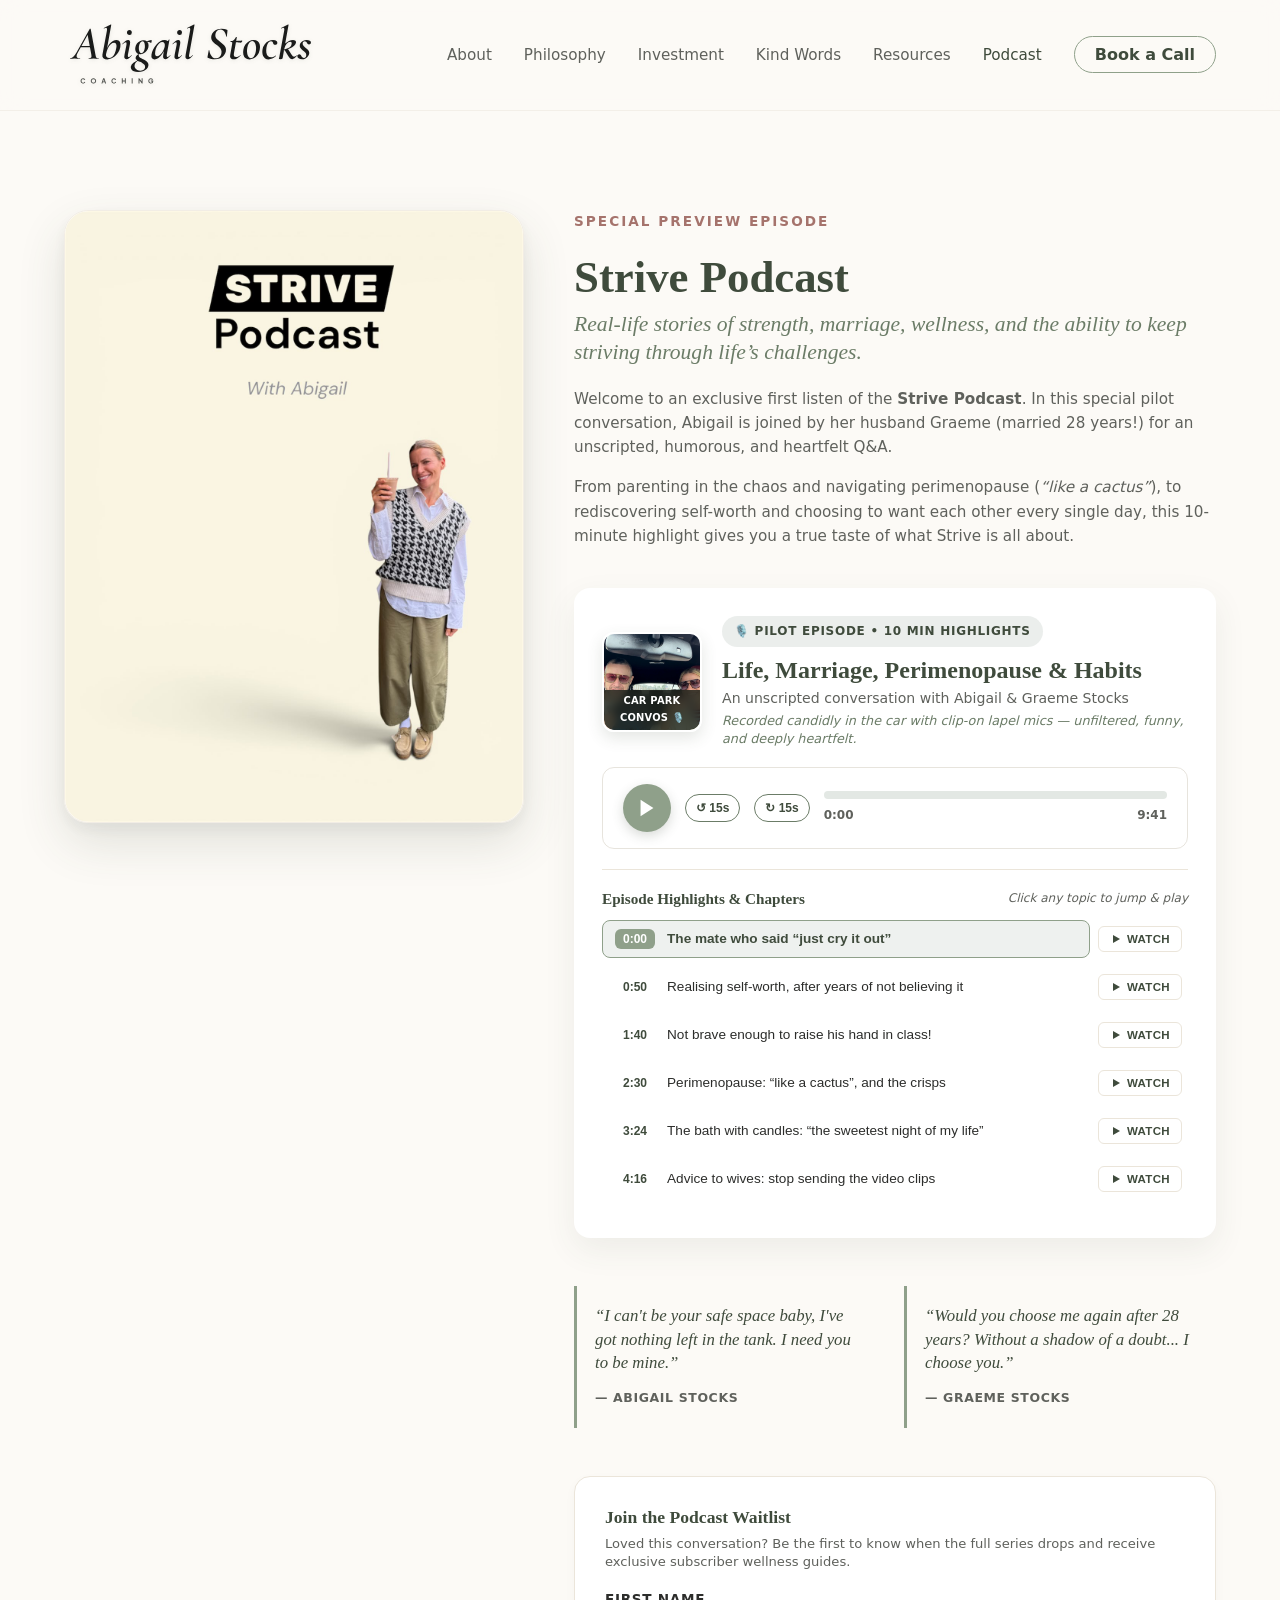
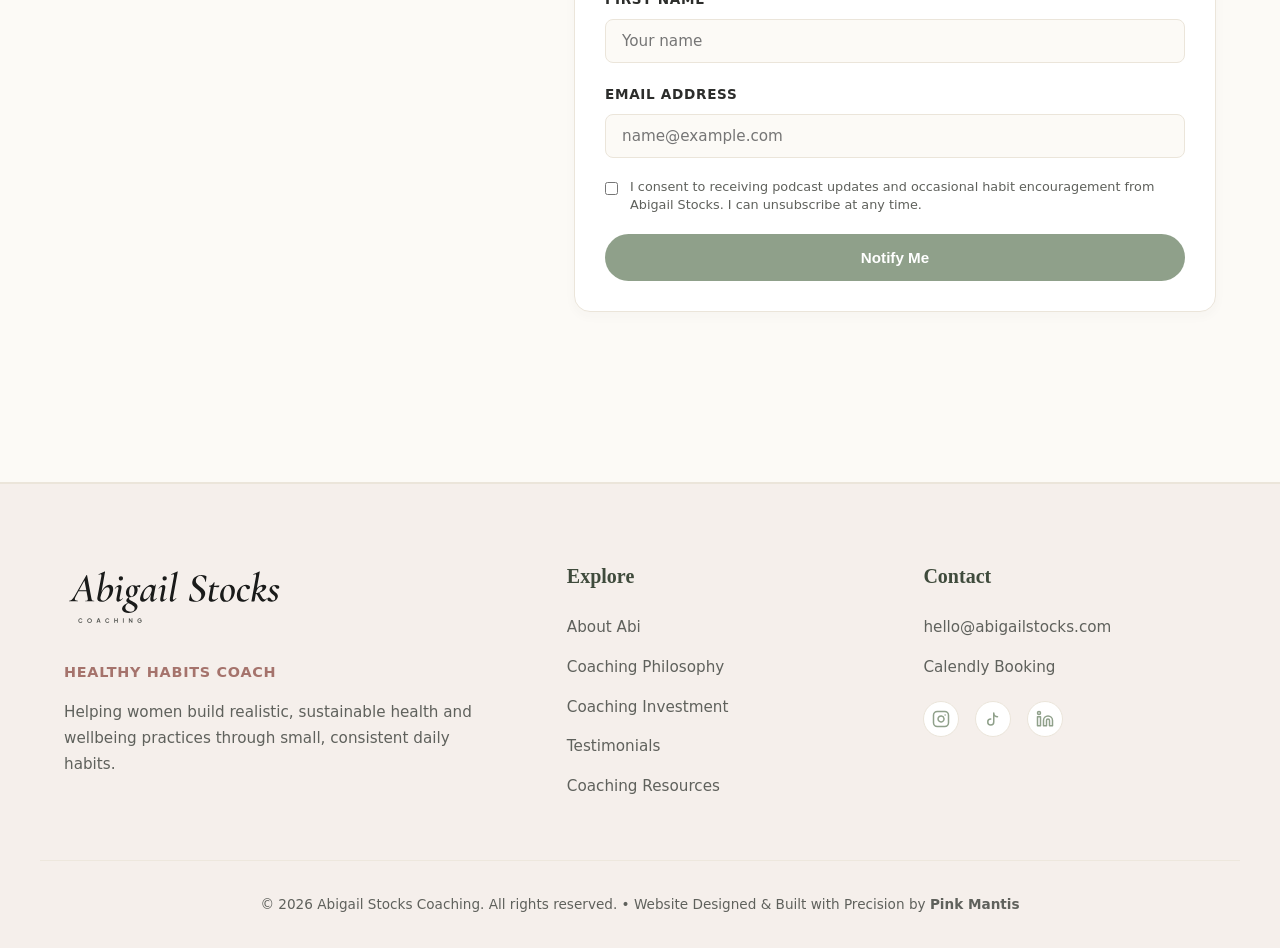
<file: podcast.html>
<!DOCTYPE html>
<html lang="en">
<head>
    <meta charset="UTF-8">
    <meta name="viewport" content="width=device-width, initial-scale=1.0">
    <meta name="description" content="Strive Podcast with Abigail Stocks. Conversations rooted in faith, wellness, and healthy habits. Join the podcast waitlist today.">
    <title>Strive Podcast | Abigail Stocks Coaching</title>
    
    <!-- Favicon Icons -->
    <link rel="icon" type="image/svg+xml" href="assets/logo-monogram-as.svg">
    <link rel="apple-touch-icon" href="assets/logo-monogram-as.svg">
    
    <!-- Google tag (gtag.js) GA4 -->
    <script async src="https://www.googletagmanager.com/gtag/js?id=G-WWPVFZ5XTC"></script>
    <script>
      window.dataLayer = window.dataLayer || [];
      function gtag(){dataLayer.push(arguments);}
      gtag('js', new Date());

      gtag('config', 'G-WWPVFZ5XTC');
    </script>
    
    <!-- Content Security Policy -->
    <meta http-equiv="Content-Security-Policy" content="default-src 'self'; script-src 'self' 'unsafe-inline' https://www.googletagmanager.com; style-src 'self' 'unsafe-inline' https://fonts.googleapis.com; font-src 'self' https://fonts.gstatic.com; img-src 'self' data: https:; connect-src 'self' https://formsubmit.co https://*.google-analytics.com https://*.analytics.google.com https://*.googletagmanager.com;">
    
    <!-- Google Fonts -->
    <link rel="preconnect" href="https://fonts.googleapis.com">
    <link rel="preconnect" href="https://fonts.gstatic.com" crossorigin>
    <link href="https://fonts.googleapis.com/css2?family=Cormorant+Garamond:ital,wght@0,300;0,400;0,500;0,600;0,700;1,400&family=Plus+Jakarta+Sans:wght@300;400;500;600;700&display=swap" rel="stylesheet">
    
    <!-- Stylesheet -->
    <link rel="stylesheet" href="style.css?v=1.2">
</head>
<body>

    <!-- Header Navigation -->
    <header class="site-header">
        <div class="header-container">
            <a href="index.html" class="logo-area" aria-label="Abigail Stocks Coaching - Home">
                <img src="assets/logo-jody-moore-style.svg" alt="abigail stocks COACHING" class="logo-img" style="height: 78px; width: auto; display: block;">
            </a>
            
            <button class="nav-toggle" aria-label="Toggle Navigation Menu" aria-expanded="false" aria-controls="primary-navigation">
                <span class="hamburger-bar"></span>
                <span class="hamburger-bar"></span>
                <span class="hamburger-bar"></span>
            </button>
            
            <nav id="primary-navigation" class="nav-menu">
                <ul class="nav-list">
                    <li><a href="index.html#about" class="nav-link">About</a></li>
                    <li><a href="index.html#philosophy" class="nav-link">Philosophy</a></li>
                    <li><a href="index.html#pricing" class="nav-link">Investment</a></li>
                    <li><a href="index.html#testimonials" class="nav-link">Kind Words</a></li>
                    <li><a href="index.html#resources" class="nav-link">Resources</a></li>
                    <li><a href="#" class="nav-link active">Podcast</a></li>
                    <li><a href="index.html#contact" class="nav-btn-outline">Book a Call</a></li>
                </ul>
            </nav>
        </div>
    </header>

    <main>
        <!-- Podcast Hero Section -->
        <section class="podcast-hero-section">
            <div class="section-container podcast-grid-layout">
                <!-- Left: Strive Logo & Media elements -->
                <div class="podcast-logo-visual">
                    <div class="podcast-logo-wrapper">
                        <img src="assets/strive-podcast.jpeg" alt="Strive Podcast with Abigail" class="podcast-logo-img">
                    </div>
                </div>
                
                <!-- Right: Copy, Audio Player & Waitlist Form -->
                <div class="podcast-hero-content">
                    <span class="section-tag">Special Preview Episode</span>
                    <h1 class="podcast-title">Strive Podcast</h1>
                    <p class="podcast-tagline">Real-life stories of strength, marriage, wellness, and the ability to keep striving through life’s challenges.</p>
                    
                    <div class="podcast-description">
                        <p>Welcome to an exclusive first listen of the <strong>Strive Podcast</strong>. In this special pilot conversation, Abigail is joined by her husband Graeme (married 28 years!) for an unscripted, humorous, and heartfelt Q&amp;A.</p>
                        <p>From parenting in the chaos and navigating perimenopause (<em>“like a cactus”</em>), to rediscovering self-worth and choosing to want each other every single day, this 10-minute highlight gives you a true taste of what Strive is all about.</p>
                    </div>

                    <!-- Interactive Audio Player Card -->
                    <div class="podcast-player-card">
                        <div class="podcast-player-header">
                            <div class="podcast-episode-banner">
                                <div class="podcast-episode-thumb-wrap">
                                    <img src="assets/abigail-graham-car-convo.jpg" alt="Abigail and Graeme Stocks recording in the car" class="podcast-episode-thumb">
                                    <span class="podcast-thumb-badge">Car Park Convos 🎙️</span>
                                </div>
                                <div class="podcast-episode-meta">
                                    <span class="podcast-player-tag">🎙️ Pilot Episode • 10 Min Highlights</span>
                                    <h2 class="podcast-player-title">Life, Marriage, Perimenopause &amp; Habits</h2>
                                    <p class="podcast-player-sub">An unscripted conversation with Abigail &amp; Graeme Stocks</p>
                                    <p class="podcast-player-context">Recorded candidly in the car with clip-on lapel mics — unfiltered, funny, and deeply heartfelt.</p>
                                </div>
                            </div>
                        </div>

                        <!-- Audio Element -->
                        <audio id="strive-audio" preload="metadata">
                            <source src="assets/strive-preview-episode.mp3" type="audio/mpeg">
                            Your browser does not support the audio element.
                        </audio>

                        <!-- Controls Bar -->
                        <div class="podcast-player-controls">
                            <button id="audio-play-btn" class="audio-play-btn" aria-label="Play podcast episode">
                                <svg id="play-icon" viewBox="0 0 24 24" width="22" height="22" fill="currentColor">
                                    <polygon points="5 3 19 12 5 21 5 3"></polygon>
                                </svg>
                                <svg id="pause-icon" viewBox="0 0 24 24" width="22" height="22" fill="currentColor" style="display:none;">
                                    <rect x="6" y="4" width="4" height="16"></rect>
                                    <rect x="14" y="4" width="4" height="16"></rect>
                                </svg>
                            </button>

                            <button id="audio-rewind-btn" class="audio-skip-btn" title="Rewind 15 seconds">↺ 15s</button>
                            <button id="audio-forward-btn" class="audio-skip-btn" title="Forward 15 seconds">↻ 15s</button>

                            <div class="audio-progress-container">
                                <div id="audio-progress-wrap" class="audio-progress-bar-wrap" role="slider" aria-label="Audio progress" tabindex="0">
                                    <div id="audio-progress-fill" class="audio-progress-bar-fill"></div>
                                </div>
                                <div class="audio-time-row">
                                    <span id="audio-current-time">0:00</span>
                                    <span id="audio-duration">09:42</span>
                                </div>
                            </div>
                        </div>

                        <!-- Clickable Episode Chapters -->
                        <div class="podcast-chapters-box">
                            <div class="podcast-chapters-header">
                                <h3 class="podcast-chapters-title">Episode Highlights &amp; Chapters</h3>
                                <span class="podcast-chapters-hint">Click any topic to jump &amp; play</span>
                            </div>
                            <ul class="podcast-chapters-list">
                                <li>
                                    <div class="podcast-chapter-row">
                                        <button class="podcast-chapter-btn active" data-time="0">
                                            <span class="chapter-time-pill">0:00</span>
                                            <span class="chapter-label">The mate who said “just cry it out”</span>
                                        </button>
                                        <button class="chapter-video-trigger" data-clip="assets/clips/clip-01.mp4" data-title="The mate who said “just cry it out”" data-aspect="vertical" aria-label="Watch video clip: The mate who said just cry it out">
                                            <svg viewBox="0 0 24 24" width="12" height="12" fill="currentColor"><polygon points="6 4 20 12 6 20 6 4"></polygon></svg>
                                            <span>Watch</span>
                                        </button>
                                    </div>
                                </li>
                                <li>
                                    <div class="podcast-chapter-row">
                                        <button class="podcast-chapter-btn" data-time="50">
                                            <span class="chapter-time-pill">0:50</span>
                                            <span class="chapter-label">Realising self-worth, after years of not believing it</span>
                                        </button>
                                        <button class="chapter-video-trigger" data-clip="assets/clips/clip-02.mp4" data-title="Realising self-worth, after years of not believing it" data-aspect="square" aria-label="Watch video clip: Realising self-worth">
                                            <svg viewBox="0 0 24 24" width="12" height="12" fill="currentColor"><polygon points="6 4 20 12 6 20 6 4"></polygon></svg>
                                            <span>Watch</span>
                                        </button>
                                    </div>
                                </li>
                                <li>
                                    <div class="podcast-chapter-row">
                                        <button class="podcast-chapter-btn" data-time="100">
                                            <span class="chapter-time-pill">1:40</span>
                                            <span class="chapter-label">Not brave enough to raise his hand in class!</span>
                                        </button>
                                        <button class="chapter-video-trigger" data-clip="assets/clips/clip-03.mp4" data-title="Not brave enough to raise his hand in class!" data-aspect="square" aria-label="Watch video clip: Not brave enough to raise his hand in class!">
                                            <svg viewBox="0 0 24 24" width="12" height="12" fill="currentColor"><polygon points="6 4 20 12 6 20 6 4"></polygon></svg>
                                            <span>Watch</span>
                                        </button>
                                    </div>
                                </li>
                                <li>
                                    <div class="podcast-chapter-row">
                                        <button class="podcast-chapter-btn" data-time="150">
                                            <span class="chapter-time-pill">2:30</span>
                                            <span class="chapter-label">Perimenopause: “like a cactus”, and the crisps</span>
                                        </button>
                                        <button class="chapter-video-trigger" data-clip="assets/clips/clip-04.mp4" data-title="Perimenopause: “like a cactus”, and the crisps" data-aspect="square" aria-label="Watch video clip: Perimenopause">
                                            <svg viewBox="0 0 24 24" width="12" height="12" fill="currentColor"><polygon points="6 4 20 12 6 20 6 4"></polygon></svg>
                                            <span>Watch</span>
                                        </button>
                                    </div>
                                </li>
                                <li>
                                    <div class="podcast-chapter-row">
                                        <button class="podcast-chapter-btn" data-time="204">
                                            <span class="chapter-time-pill">3:24</span>
                                            <span class="chapter-label">The bath with candles: “the sweetest night of my life”</span>
                                        </button>
                                        <button class="chapter-video-trigger" data-clip="assets/clips/clip-05.mp4" data-title="The bath with candles: “the sweetest night of my life”" data-aspect="square" aria-label="Watch video clip: The bath with candles">
                                            <svg viewBox="0 0 24 24" width="12" height="12" fill="currentColor"><polygon points="6 4 20 12 6 20 6 4"></polygon></svg>
                                            <span>Watch</span>
                                        </button>
                                    </div>
                                </li>
                                <li>
                                    <div class="podcast-chapter-row">
                                        <button class="podcast-chapter-btn" data-time="256">
                                            <span class="chapter-time-pill">4:16</span>
                                            <span class="chapter-label">Advice to wives: stop sending the video clips</span>
                                        </button>
                                        <button class="chapter-video-trigger" data-clip="assets/clips/clip-06.mp4" data-title="Advice to wives: stop sending the video clips" data-aspect="square" aria-label="Watch video clip: Advice to wives">
                                            <svg viewBox="0 0 24 24" width="12" height="12" fill="currentColor"><polygon points="6 4 20 12 6 20 6 4"></polygon></svg>
                                            <span>Watch</span>
                                        </button>
                                    </div>
                                </li>
                                <li>
                                    <div class="podcast-chapter-row">
                                        <button class="podcast-chapter-btn" data-time="302">
                                            <span class="chapter-time-pill">5:02</span>
                                            <span class="chapter-label">“I can't be your safe space, I need you to be mine”</span>
                                        </button>
                                        <button class="chapter-video-trigger" data-clip="assets/clips/clip-07.mp4" data-title="“I can't be your safe space, I need you to be mine”" data-aspect="square" aria-label="Watch video clip: Safe space">
                                            <svg viewBox="0 0 24 24" width="12" height="12" fill="currentColor"><polygon points="6 4 20 12 6 20 6 4"></polygon></svg>
                                            <span>Watch</span>
                                        </button>
                                    </div>
                                </li>
                                <li>
                                    <div class="podcast-chapter-row">
                                        <button class="podcast-chapter-btn" data-time="353">
                                            <span class="chapter-time-pill">5:53</span>
                                            <span class="chapter-label">“I'm still the same guy you married 28 years ago”</span>
                                        </button>
                                        <button class="chapter-video-trigger" data-clip="assets/clips/clip-08.mp4" data-title="“I'm still the same guy you married 28 years ago”" data-aspect="square" aria-label="Watch video clip: Same guy married 28 years ago">
                                            <svg viewBox="0 0 24 24" width="12" height="12" fill="currentColor"><polygon points="6 4 20 12 6 20 6 4"></polygon></svg>
                                            <span>Watch</span>
                                        </button>
                                    </div>
                                </li>
                                <li>
                                    <div class="podcast-chapter-row">
                                        <button class="podcast-chapter-btn" data-time="405">
                                            <span class="chapter-time-pill">6:45</span>
                                            <span class="chapter-label">Advice to a couple who are struggling</span>
                                        </button>
                                        <button class="chapter-video-trigger" data-clip="assets/clips/clip-09.mp4" data-title="Advice to a couple who are struggling" data-aspect="square" aria-label="Watch video clip: Advice to couple struggling">
                                            <svg viewBox="0 0 24 24" width="12" height="12" fill="currentColor"><polygon points="6 4 20 12 6 20 6 4"></polygon></svg>
                                            <span>Watch</span>
                                        </button>
                                    </div>
                                </li>
                                <li>
                                    <div class="podcast-chapter-row">
                                        <button class="podcast-chapter-btn" data-time="456">
                                            <span class="chapter-time-pill">7:36</span>
                                            <span class="chapter-label">Choosing to want each other: “would you choose me again?”</span>
                                        </button>
                                        <button class="chapter-video-trigger" data-clip="assets/clips/clip-10.mp4" data-title="Choosing to want each other: “would you choose me again?”" data-aspect="square" aria-label="Watch video clip: Would you choose me again">
                                            <svg viewBox="0 0 24 24" width="12" height="12" fill="currentColor"><polygon points="6 4 20 12 6 20 6 4"></polygon></svg>
                                            <span>Watch</span>
                                        </button>
                                    </div>
                                </li>
                                <li>
                                    <div class="podcast-chapter-row">
                                        <button class="podcast-chapter-btn" data-time="552">
                                            <span class="chapter-time-pill">9:12</span>
                                            <span class="chapter-label">“Without a shadow of a doubt... I choose you”</span>
                                        </button>
                                        <button class="chapter-video-trigger" data-clip="assets/clips/clip-11.mp4" data-title="“Without a shadow of a doubt... I choose you”" data-aspect="square" aria-label="Watch video clip: I choose you">
                                            <svg viewBox="0 0 24 24" width="12" height="12" fill="currentColor"><polygon points="6 4 20 12 6 20 6 4"></polygon></svg>
                                            <span>Watch</span>
                                        </button>
                                    </div>
                                </li>
                            </ul>
                        </div>
                    </div>

                    <!-- Highlight Quote Cards -->
                    <div class="podcast-quotes-grid">
                        <div class="podcast-quote-card">
                            <p>“I can't be your safe space baby, I've got nothing left in the tank. I need you to be mine.”</p>
                            <span class="podcast-quote-author">— Abigail Stocks</span>
                        </div>
                        <div class="podcast-quote-card">
                            <p>“Would you choose me again after 28 years? Without a shadow of a doubt... I choose you.”</p>
                            <span class="podcast-quote-author">— Graeme Stocks</span>
                        </div>
                    </div>

                    <!-- Waitlist Form Container -->
                    <div class="podcast-form-box">
                        <h3 class="podcast-form-title">Join the Podcast Waitlist</h3>
                        <p class="podcast-form-subtitle">Loved this conversation? Be the first to know when the full series drops and receive exclusive subscriber wellness guides.</p>
                        
                        <form id="podcast-waitlist-form" class="podcast-waitlist-form">
                            <!-- Honeypot Spam Protection -->
                            <input type="text" name="_honey" style="display:none">
                            
                            <div class="form-row">
                                <div class="form-group">
                                    <label for="waitlist-name">First Name</label>
                                    <input type="text" id="waitlist-name" name="name" required placeholder="Your name">
                                </div>
                            </div>
                            <div class="form-row">
                                <div class="form-group">
                                    <label for="waitlist-email">Email Address</label>
                                    <input type="email" id="waitlist-email" name="email" required placeholder="name@example.com">
                                </div>
                            </div>
                            <div class="form-consent">
                                <input type="checkbox" id="waitlist-consent" name="consent" required>
                                <label for="waitlist-consent">I consent to receiving podcast updates and occasional habit encouragement from Abigail Stocks. I can unsubscribe at any time.</label>
                            </div>
                            <button type="submit" class="btn btn-primary btn-block">Notify Me</button>
                        </form>
                        
                        <div id="waitlist-success" class="form-success" aria-hidden="true">
                            <svg class="success-icon" viewBox="0 0 24 24" fill="none" stroke="currentColor" stroke-width="2"><path d="M22 11.08V12a10 10 0 1 1-5.93-9.14"/><polyline points="22 4 12 14.01 9 11.01"/></svg>
                            <div>
                                <h4>You're on the list!</h4>
                                <p>Thank you. We will send you an email as soon as our first episode goes live. Keep striving!</p>
                            </div>
                        </div>
                    </div>
                </div>
            </div>
        </section>
    </main>

    <!-- Footer -->
    <footer class="site-footer">
        <div class="footer-container">
            <div class="footer-brand">
                <div class="footer-logo" style="margin-bottom: 12px;">
                    <img src="assets/logo-jody-moore-style.svg" alt="abigail stocks COACHING" class="footer-logo-img" style="height: 68px; width: auto; display: block;">
                </div>
                <p class="footer-tagline">Healthy Habits Coach</p>
                <p class="footer-desc">Helping women build realistic, sustainable health and wellbeing practices through small, consistent daily habits.</p>
            </div>
            
            <div class="footer-links">
                <h4 class="footer-title">Explore</h4>
                <ul>
                    <li><a href="index.html#about">About Abi</a></li>
                    <li><a href="index.html#philosophy">Coaching Philosophy</a></li>
                    <li><a href="index.html#pricing">Coaching Investment</a></li>
                    <li><a href="index.html#testimonials">Testimonials</a></li>
                    <li><a href="index.html#resources">Coaching Resources</a></li>
                </ul>
            </div>
            
            <div class="footer-legal">
                <h4 class="footer-title">Contact</h4>
                <ul>
                    <li><a href="mailto:hello@abigailstocks.com">hello@abigailstocks.com</a></li>
                    <li><a href="https://calendly.com/hello-abigailstocks/30min" target="_blank" rel="noopener">Calendly Booking</a></li>
                    <li class="footer-socials">
                        <a href="https://www.instagram.com/abigailstocks6/" class="social-icon" aria-label="Instagram" target="_blank" rel="noopener">
                            <svg viewBox="0 0 24 24" fill="none" stroke="currentColor" stroke-width="2" stroke-linecap="round" stroke-linejoin="round"><rect x="2" y="2" width="20" height="20" rx="5" ry="5"/><path d="M16 11.37A4 4 0 1 1 12.63 8 4 4 0 0 1 16 11.37z"/><line x1="17.5" y1="6.5" x2="17.51" y2="6.5"/></svg>
                        </a>
                        <a href="https://www.tiktok.com/@abigail_motivation6?_r=1&amp;_t=ZN-98HgGwsjE0c" class="social-icon" aria-label="TikTok" target="_blank" rel="noopener">
                            <svg viewBox="0 0 24 24" fill="none" stroke="currentColor" stroke-width="2" stroke-linecap="round" stroke-linejoin="round"><path d="M9 12a4 4 0 1 0 4 4V4a5 5 0 0 0 5 5"/></svg>
                        </a>
                        <a href="https://www.linkedin.com/in/abigail-stocks-6b395a417/" class="social-icon" aria-label="LinkedIn" target="_blank" rel="noopener">
                            <svg viewBox="0 0 24 24" fill="none" stroke="currentColor" stroke-width="2" stroke-linecap="round" stroke-linejoin="round"><path d="M16 8a6 6 0 0 1 6 6v7h-4v-7a2 2 0 0 0-2-2 2 2 0 0 0-2 2v7h-4v-7a6 6 0 0 1 6-6z"/><rect x="2" y="9" width="4" height="12"/><circle cx="4" cy="4" r="2"/></svg>
                        </a>
                    </li>
                </ul>
            </div>
        </div>
        <div class="footer-bottom">
            <p>&copy; 2026 Abigail Stocks Coaching. All rights reserved. • Website Designed &amp; Built with Precision by <strong>Pink Mantis</strong></p>
        </div>
    </footer>

    <!-- Video Lightbox Modal Popup -->
    <div id="podcast-video-modal" class="podcast-video-modal" aria-hidden="true" role="dialog" aria-modal="true">
        <div class="video-modal-backdrop" id="video-modal-backdrop"></div>
        <div class="video-modal-dialog">
            <div class="video-modal-topbar">
                <div class="video-modal-heading">
                    <h3 id="video-modal-title" class="video-modal-title">Highlight Clip</h3>
                </div>
                <div class="video-modal-actions">
                    <div class="video-modal-nav">
                        <button id="video-modal-prev" class="video-nav-btn" aria-label="Previous clip" title="Previous clip (Left Arrow)">
                            <svg viewBox="0 0 24 24" width="16" height="16" stroke="currentColor" stroke-width="2.5" fill="none" stroke-linecap="round" stroke-linejoin="round">
                                <polyline points="15 18 9 12 15 6"></polyline>
                            </svg>
                        </button>
                        <span id="video-modal-counter" class="video-modal-counter">1 of 11</span>
                        <button id="video-modal-next" class="video-nav-btn" aria-label="Next clip" title="Next clip (Right Arrow)">
                            <svg viewBox="0 0 24 24" width="16" height="16" stroke="currentColor" stroke-width="2.5" fill="none" stroke-linecap="round" stroke-linejoin="round">
                                <polyline points="9 18 15 12 9 6"></polyline>
                            </svg>
                        </button>
                    </div>
                    <button id="video-modal-close" class="video-modal-close-btn" aria-label="Close video" title="Close (Esc)">
                        <svg viewBox="0 0 24 24" width="20" height="20" stroke="currentColor" stroke-width="2.5" fill="none" stroke-linecap="round" stroke-linejoin="round">
                            <line x1="18" y1="6" x2="6" y2="18"></line>
                            <line x1="6" y1="6" x2="18" y2="18"></line>
                        </svg>
                    </button>
                </div>
            </div>
            <div class="video-modal-body" id="video-modal-body">
                <button id="video-floating-prev" class="video-floating-nav prev" aria-label="Previous video clip" title="Previous clip (Left Arrow)">
                    <svg viewBox="0 0 24 24" width="20" height="20" stroke="currentColor" stroke-width="2.5" fill="none" stroke-linecap="round" stroke-linejoin="round">
                        <polyline points="15 18 9 12 15 6"></polyline>
                    </svg>
                </button>
                <video id="modal-video-player" class="video-modal-player" controls playsinline preload="auto">
                    <source id="modal-video-source" src="" type="video/mp4">
                    Your browser does not support HTML5 video.
                </video>
                <button id="video-floating-next" class="video-floating-nav next" aria-label="Next video clip" title="Next clip (Right Arrow)">
                    <svg viewBox="0 0 24 24" width="20" height="20" stroke="currentColor" stroke-width="2.5" fill="none" stroke-linecap="round" stroke-linejoin="round">
                        <polyline points="9 18 15 12 9 6"></polyline>
                    </svg>
                </button>
            </div>
        </div>
    </div>

    <!-- JS script to handle drawer navigation and waitlist form submission -->
    <script>
        document.addEventListener('DOMContentLoaded', () => {
            // Mobile navigation toggle
            const navToggle = document.querySelector('.nav-toggle');
            const navMenu = document.querySelector('.nav-menu');
            const navLinks = document.querySelectorAll('.nav-link');

            if (navToggle && navMenu) {
                navToggle.addEventListener('click', () => {
                    const isExpanded = navToggle.getAttribute('aria-expanded') === 'true';
                    navToggle.setAttribute('aria-expanded', !isExpanded);
                    navToggle.classList.toggle('active');
                    navMenu.classList.toggle('show');
                });
            }

            // Podcast Waitlist form submission
            const waitlistForm = document.getElementById('podcast-waitlist-form');
            const successBox = document.getElementById('waitlist-success');

            const getWaitlistEmailContent = (name) => {
                const clientName = name ? name.trim() : 'there';
                return `Hi ${clientName},

Thank you for joining the waitlist for The Strive Podcast with Abigail Stocks!

You'll be the first to know as soon as full episodes drop, plus you'll receive exclusive subscriber guides and candid conversations on habits, fitness, and mindset.

In the meantime, you can listen to the preview audio and watch chapter clips anytime here:
https://abigailstocks.com/podcast

Warmly,
Abigail Stocks
Habit & Mindset Coach
https://abigailstocks.com`;
            };

            if (waitlistForm && successBox) {
                waitlistForm.addEventListener('submit', (e) => {
                    e.preventDefault();
                    
                    const name = document.getElementById('waitlist-name').value;
                    const email = document.getElementById('waitlist-email').value;
                    
                    // 1. Trigger automated welcome email via Vercel serverless API
                    fetch('/api/send-email', {
                        method: 'POST',
                        headers: { 'Content-Type': 'application/json' },
                        body: JSON.stringify({
                            type: 'waitlist',
                            name: name,
                            email: email
                        })
                    }).catch(err => console.log('Podcast email delivery notice:', err));

                    // 2. Submit waitlist details to FormSubmit (Backup)
                    fetch("https://formsubmit.co/ajax/abigailstockscoaching@gmail.com", {
                        method: "POST",
                        headers: { 
                            'Content-Type': 'application/json',
                            'Accept': 'application/json'
                        },
                        body: JSON.stringify({
                            name: name,
                            email: email,
                            _subject: "New Strive Podcast Waitlist Signup",
                            _autoresponse: getWaitlistEmailContent(name),
                            _cc: "hello@abigailstocks.com"
                        })
                    })
                    .then(response => response.json())
                    .then(data => console.log('Waitlist Signup Success:', data))
                    .catch(error => console.error('Waitlist Signup Error:', error));
                    
                    // Transition to success screen
                    waitlistForm.style.display = 'none';
                    successBox.classList.add('show');
                    successBox.setAttribute('aria-hidden', 'false');
                });
            }

            // Audio Player Controls & Interactive Chapters
            const audio = document.getElementById('strive-audio');
            const playBtn = document.getElementById('audio-play-btn');
            const playIcon = document.getElementById('play-icon');
            const pauseIcon = document.getElementById('pause-icon');
            const rewindBtn = document.getElementById('audio-rewind-btn');
            const forwardBtn = document.getElementById('audio-forward-btn');
            const progressWrap = document.getElementById('audio-progress-wrap');
            const progressFill = document.getElementById('audio-progress-fill');
            const currentTimeEl = document.getElementById('audio-current-time');
            const durationEl = document.getElementById('audio-duration');
            const chapterButtons = document.querySelectorAll('.podcast-chapter-btn');

            function formatTime(seconds) {
                if (isNaN(seconds) || seconds < 0) return '0:00';
                const mins = Math.floor(seconds / 60);
                const secs = Math.floor(seconds % 60);
                return `${mins}:${secs < 10 ? '0' : ''}${secs}`;
            }

            if (audio && playBtn) {
                // Initialize duration once metadata is loaded
                audio.addEventListener('loadedmetadata', () => {
                    durationEl.textContent = formatTime(audio.duration);
                });

                // Play / Pause Toggle
                function togglePlay() {
                    if (audio.paused) {
                        audio.play();
                        playIcon.style.display = 'none';
                        pauseIcon.style.display = 'block';
                        playBtn.setAttribute('aria-label', 'Pause podcast episode');
                    } else {
                        audio.pause();
                        playIcon.style.display = 'block';
                        pauseIcon.style.display = 'none';
                        playBtn.setAttribute('aria-label', 'Play podcast episode');
                    }
                }

                playBtn.addEventListener('click', togglePlay);

                // Update Progress Bar & Current Time
                audio.addEventListener('timeupdate', () => {
                    if (audio.duration) {
                        const progress = (audio.currentTime / audio.duration) * 100;
                        progressFill.style.width = `${progress}%`;
                        currentTimeEl.textContent = formatTime(audio.currentTime);

                        // Highlight active chapter
                        let activeIndex = 0;
                        chapterButtons.forEach((btn, idx) => {
                            const startTime = parseFloat(btn.getAttribute('data-time'));
                            if (audio.currentTime >= startTime) {
                                activeIndex = idx;
                            }
                        });
                        chapterButtons.forEach((btn, idx) => {
                            if (idx === activeIndex) {
                                btn.classList.add('active');
                            } else {
                                btn.classList.remove('active');
                            }
                        });
                    }
                });

                // Audio Ended State
                audio.addEventListener('ended', () => {
                    playIcon.style.display = 'block';
                    pauseIcon.style.display = 'none';
                    progressFill.style.width = '0%';
                    currentTimeEl.textContent = '0:00';
                    playBtn.setAttribute('aria-label', 'Play podcast episode');
                });

                // Skip Buttons
                if (rewindBtn) {
                    rewindBtn.addEventListener('click', () => {
                        audio.currentTime = Math.max(0, audio.currentTime - 15);
                    });
                }
                if (forwardBtn) {
                    forwardBtn.addEventListener('click', () => {
                        audio.currentTime = Math.min(audio.duration || 582, audio.currentTime + 15);
                    });
                }

                // Click / Scrub Progress Bar
                if (progressWrap) {
                    progressWrap.addEventListener('click', (e) => {
                        const rect = progressWrap.getBoundingClientRect();
                        const clickX = e.clientX - rect.left;
                        const width = rect.width;
                        const percentage = Math.max(0, Math.min(1, clickX / width));
                        if (audio.duration) {
                            audio.currentTime = percentage * audio.duration;
                        }
                    });
                }

                // Click on Chapter to Jump & Play Immediately
                chapterButtons.forEach(btn => {
                    btn.addEventListener('click', () => {
                        const targetTime = parseFloat(btn.getAttribute('data-time'));
                        audio.currentTime = targetTime;
                        if (audio.paused) {
                            audio.play();
                            playIcon.style.display = 'none';
                            pauseIcon.style.display = 'block';
                            playBtn.setAttribute('aria-label', 'Pause podcast episode');
                        }
                        chapterButtons.forEach(b => b.classList.remove('active'));
                        btn.classList.add('active');
                    });
                });
            }

            // Video Lightbox Modal Controls (Next / Prev Scrolling & Swiping)
            const videoModal = document.getElementById('podcast-video-modal');
            const modalBackdrop = document.getElementById('video-modal-backdrop');
            const modalCloseBtn = document.getElementById('video-modal-close');
            const modalTitle = document.getElementById('video-modal-title');
            const modalBody = document.getElementById('video-modal-body');
            const modalVideo = document.getElementById('modal-video-player');
            const modalCounter = document.getElementById('video-modal-counter');
            const prevBtns = [document.getElementById('video-modal-prev'), document.getElementById('video-floating-prev')].filter(Boolean);
            const nextBtns = [document.getElementById('video-modal-next'), document.getElementById('video-floating-next')].filter(Boolean);

            const chapterVideoTriggers = Array.from(document.querySelectorAll('.chapter-video-trigger'));
            let currentClipIndex = 0;

            function updateClip(index) {
                if (chapterVideoTriggers.length === 0) return;

                // Loop smoothly: 0 to length - 1
                if (index < 0) {
                    currentClipIndex = chapterVideoTriggers.length - 1;
                } else if (index >= chapterVideoTriggers.length) {
                    currentClipIndex = 0;
                } else {
                    currentClipIndex = index;
                }

                const trigger = chapterVideoTriggers[currentClipIndex];
                const clipSrc = trigger.getAttribute('data-clip');
                const title = trigger.getAttribute('data-title') || 'Highlight Clip';
                const aspect = trigger.getAttribute('data-aspect') || 'square';

                if (modalTitle) {
                    modalTitle.textContent = title;
                }

                if (modalCounter) {
                    modalCounter.textContent = `${currentClipIndex + 1} of ${chapterVideoTriggers.length}`;
                }

                if (modalBody) {
                    if (aspect === 'vertical') {
                        modalBody.classList.add('is-vertical');
                    } else {
                        modalBody.classList.remove('is-vertical');
                    }
                }

                modalVideo.src = clipSrc;
                modalVideo.load();

                const playPromise = modalVideo.play();
                if (playPromise !== undefined) {
                    playPromise.catch(() => {
                        // Handled if browser policies pause
                    });
                }
            }

            function openVideoModal(index) {
                if (!videoModal || !modalVideo) return;

                // Auto-pause podcast background audio if playing
                if (audio && !audio.paused) {
                    audio.pause();
                    if (playIcon) playIcon.style.display = 'block';
                    if (pauseIcon) pauseIcon.style.display = 'none';
                    if (playBtn) playBtn.setAttribute('aria-label', 'Play podcast episode');
                }

                updateClip(index);

                videoModal.classList.add('is-active');
                videoModal.setAttribute('aria-hidden', 'false');
                document.body.style.overflow = 'hidden';
            }

            function closeVideoModal() {
                if (!videoModal || !videoModal.classList.contains('is-active')) return;

                if (modalVideo) {
                    modalVideo.pause();
                    modalVideo.removeAttribute('src');
                    modalVideo.load();
                }

                videoModal.classList.remove('is-active');
                videoModal.setAttribute('aria-hidden', 'true');
                document.body.style.overflow = '';
            }

            function goToPrevClip() {
                if (videoModal && videoModal.classList.contains('is-active')) {
                    updateClip(currentClipIndex - 1);
                }
            }

            function goToNextClip() {
                if (videoModal && videoModal.classList.contains('is-active')) {
                    updateClip(currentClipIndex + 1);
                }
            }

            prevBtns.forEach(btn => btn.addEventListener('click', goToPrevClip));
            nextBtns.forEach(btn => btn.addEventListener('click', goToNextClip));

            if (modalCloseBtn) {
                modalCloseBtn.addEventListener('click', closeVideoModal);
            }

            if (modalBackdrop) {
                modalBackdrop.addEventListener('click', closeVideoModal);
            }

            // Keyboard navigation (Escape to close, Arrow keys to scroll clips)
            document.addEventListener('keydown', (e) => {
                if (!videoModal || !videoModal.classList.contains('is-active')) return;
                if (e.key === 'Escape') {
                    closeVideoModal();
                } else if (e.key === 'ArrowLeft') {
                    goToPrevClip();
                } else if (e.key === 'ArrowRight') {
                    goToNextClip();
                }
            });

            // Touch Swipe gestures on mobile & tablet
            if (modalBody) {
                let touchStartX = 0;
                let touchStartY = 0;
                let touchEndX = 0;
                let touchEndY = 0;

                modalBody.addEventListener('touchstart', (e) => {
                    touchStartX = e.changedTouches[0].screenX;
                    touchStartY = e.changedTouches[0].screenY;
                }, { passive: true });

                modalBody.addEventListener('touchend', (e) => {
                    touchEndX = e.changedTouches[0].screenX;
                    touchEndY = e.changedTouches[0].screenY;
                    const diffX = touchEndX - touchStartX;
                    const diffY = touchEndY - touchStartY;
                    if (Math.abs(diffX) > Math.abs(diffY) && Math.abs(diffX) > 40) {
                        if (diffX < 0) {
                            goToNextClip(); // Swiped Left -> Next
                        } else {
                            goToPrevClip(); // Swiped Right -> Previous
                        }
                    }
                }, { passive: true });
            }

            // Click on Chapter "Watch" trigger
            chapterVideoTriggers.forEach((btn, idx) => {
                btn.addEventListener('click', (e) => {
                    e.stopPropagation(); // Avoid triggering chapter audio jump
                    openVideoModal(idx);
                });
            });
        });
    </script>
</body>
</html>
</file>
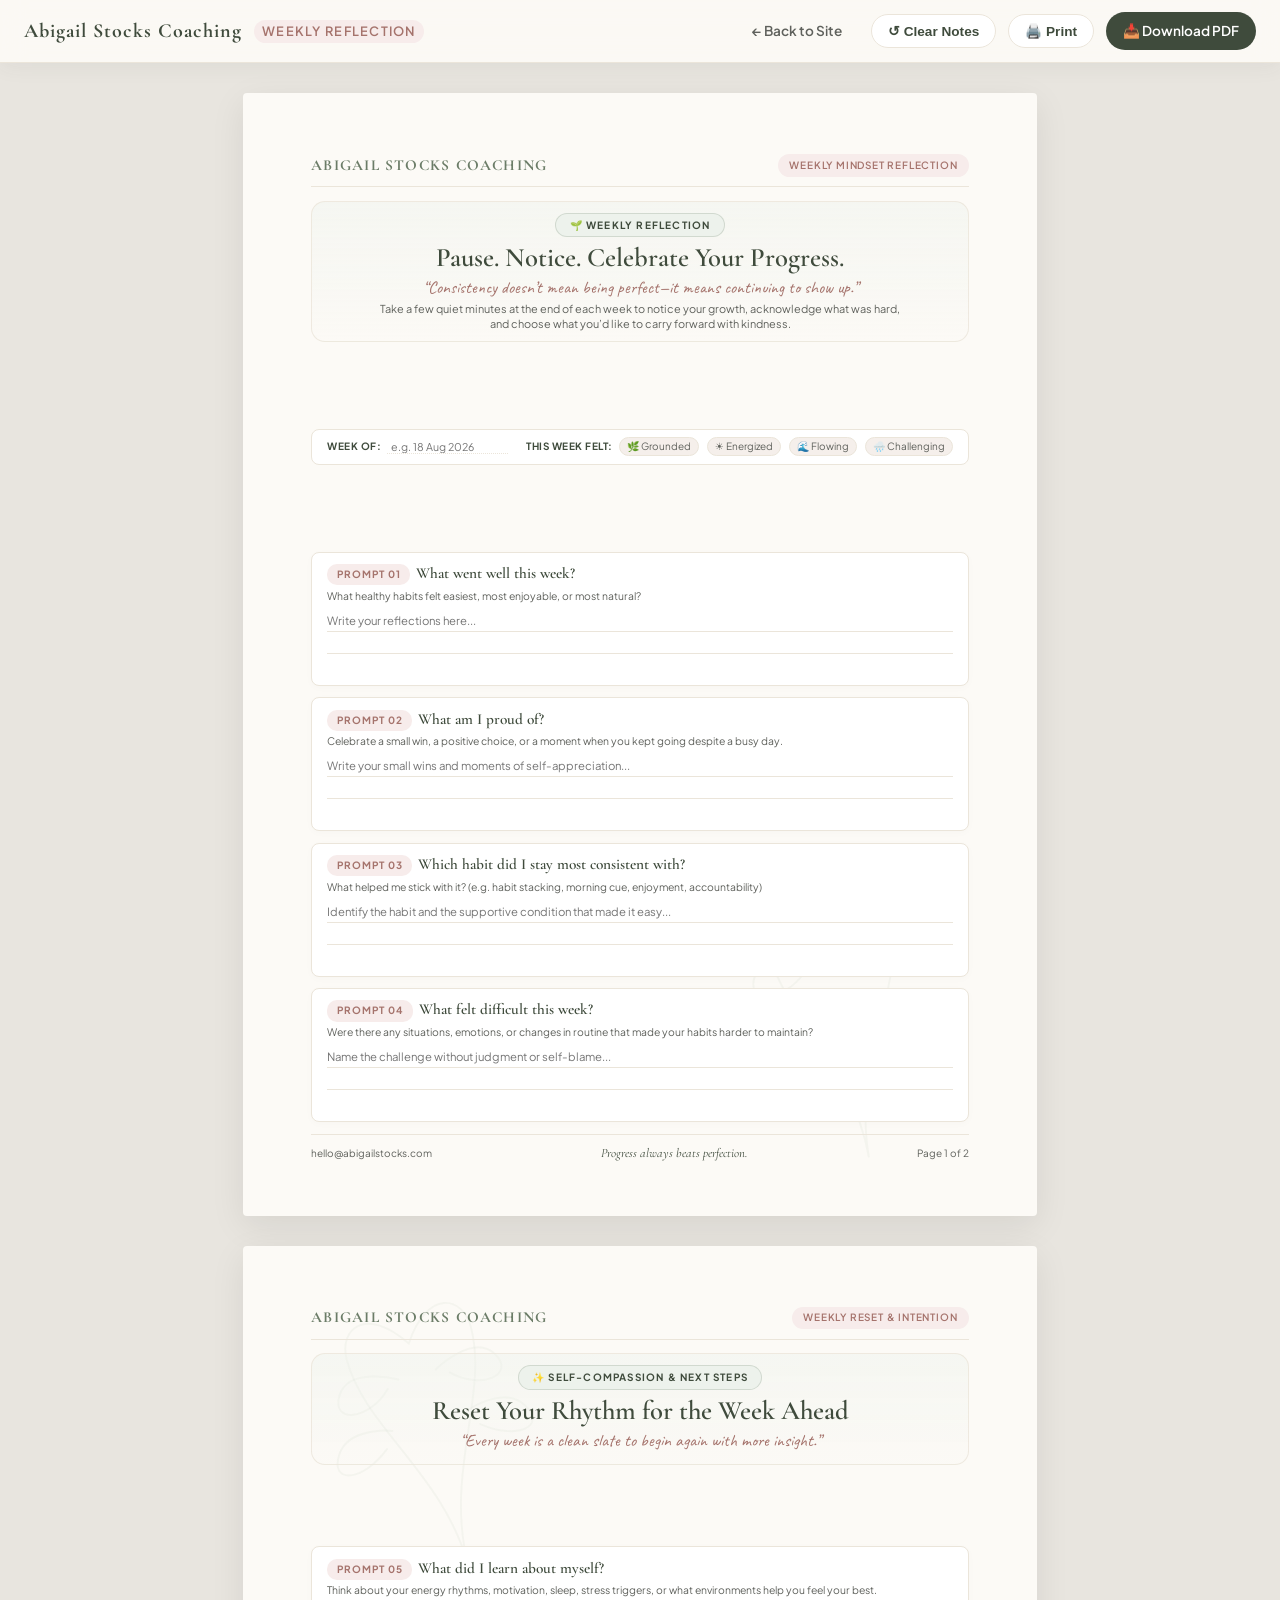
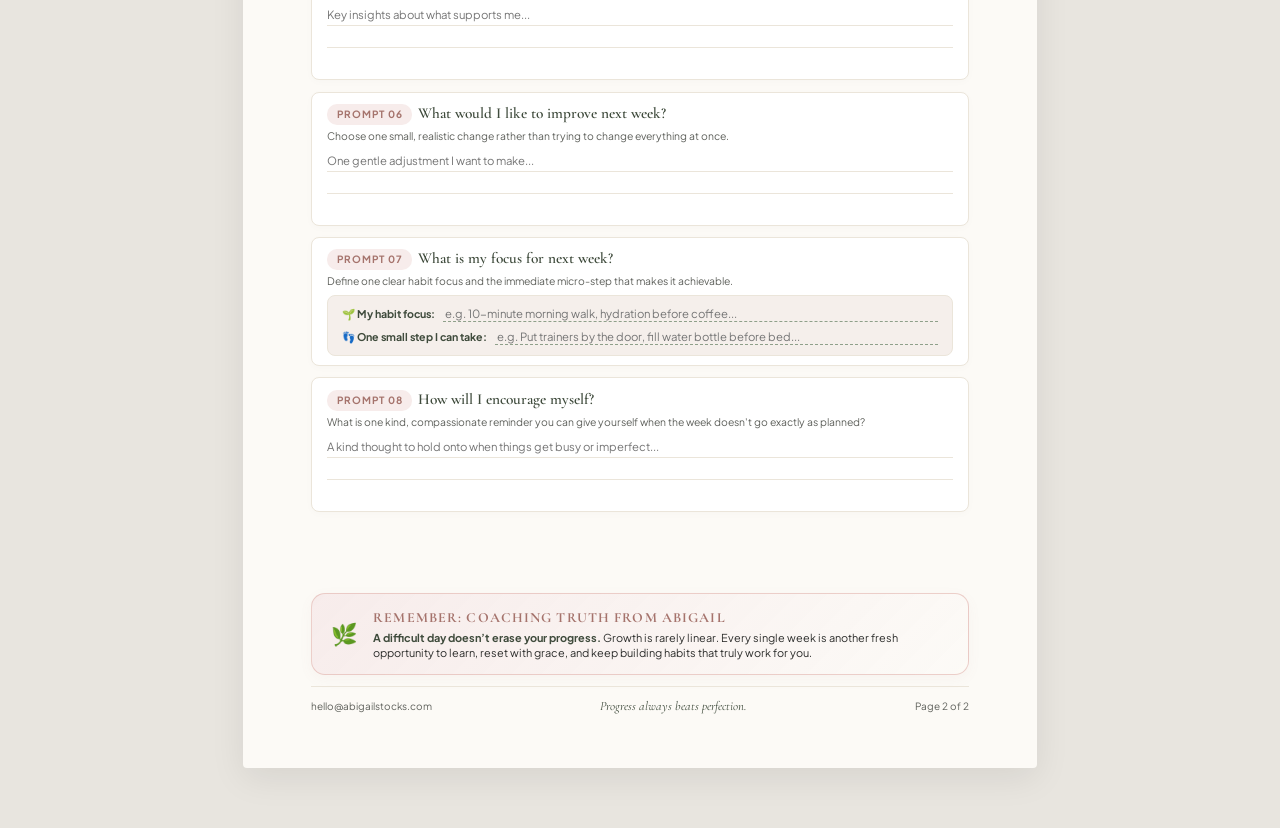
<file: weekly-reflection-prompts.html>
<!DOCTYPE html>
<html lang="en">
<head>
    <meta charset="UTF-8">
    <meta name="viewport" content="width=device-width, initial-scale=1.0">
    <title>Weekly Reflection Prompts | Abigail Stocks Coaching</title>
    <link rel="preconnect" href="https://fonts.googleapis.com">
    <link rel="preconnect" href="https://fonts.gstatic.com" crossorigin>
    <link href="https://fonts.googleapis.com/css2?family=Alex+Brush&family=Caveat:wght@600&family=Cormorant+Garamond:ital,wght@0,400;0,500;0,600;0,700;1,400;1,500&family=Plus+Jakarta+Sans:wght@300;400;500;600;700&display=swap" rel="stylesheet">
    
    <style>
        /* --- Brand Colors & Variables --- */
        :root {
            --color-cream: #FCFAF6;
            --color-cream-dark: #F5EFEB;
            --color-beige: #EBE5DA;
            --color-sage: #8FA08A;
            --color-sage-light: #EDF2EC;
            --color-sage-medium: #6B7C67;
            --color-sage-dark: #3F4B3C;
            --color-blush: #E2B3AC;
            --color-blush-light: #F7ECEB;
            --color-blush-dark: #A5736C;
            --color-charcoal: #2C2D2B;
            --color-charcoal-muted: #5F615C;
            --color-white: #FFFFFF;
            
            --font-headings: 'Cormorant Garamond', Georgia, serif;
            --font-body: 'Plus Jakarta Sans', system-ui, -apple-system, sans-serif;
            --font-accent: 'Caveat', cursive;
            
            --radius-sm: 8px;
            --radius-md: 14px;
            --radius-lg: 20px;
        }

        /* --- Print Setup --- */
        @page {
            size: A4 portrait;
            margin: 0;
        }
        
        * {
            box-sizing: border-box;
            margin: 0;
            padding: 0;
            -webkit-print-color-adjust: exact !important;
            print-color-adjust: exact !important;
        }

        body {
            font-family: var(--font-body);
            color: var(--color-charcoal);
            background-color: #E8E5DF; /* Neutral screen backdrop */
            line-height: 1.5;
            font-size: 9.5pt;
            -webkit-font-smoothing: antialiased;
        }

        /* --- Screen App Bar (Hidden in Print) --- */
        .screen-toolbar {
            position: sticky;
            top: 0;
            z-index: 999;
            background: rgba(252, 250, 246, 0.94);
            backdrop-filter: blur(12px);
            border-bottom: 1px solid var(--color-beige);
            padding: 12px 24px;
            display: flex;
            justify-content: space-between;
            align-items: center;
            box-shadow: 0 4px 20px rgba(63, 75, 60, 0.06);
            max-width: 100%;
        }

        .toolbar-brand {
            display: flex;
            align-items: center;
            gap: 12px;
        }

        .toolbar-brand span {
            font-family: var(--font-headings);
            font-size: 1.25rem;
            font-weight: 700;
            color: var(--color-sage-dark);
            letter-spacing: 0.05em;
        }

        .toolbar-brand small {
            font-family: var(--font-body);
            font-size: 0.8rem;
            color: var(--color-blush-dark);
            font-weight: 600;
            text-transform: uppercase;
            letter-spacing: 0.1em;
            background: var(--color-blush-light);
            padding: 2px 8px;
            border-radius: 12px;
        }

        .toolbar-actions {
            display: flex;
            align-items: center;
            gap: 12px;
        }

        .btn-tool {
            display: inline-flex;
            align-items: center;
            gap: 8px;
            padding: 8px 16px;
            border-radius: 30px;
            font-size: 0.85rem;
            font-weight: 600;
            cursor: pointer;
            transition: all 0.2s ease;
            text-decoration: none;
            border: 1px solid transparent;
        }

        .btn-tool-primary {
            background-color: var(--color-sage-dark);
            color: var(--color-white);
        }

        .btn-tool-primary:hover {
            background-color: var(--color-sage-medium);
            transform: translateY(-1px);
        }

        .btn-tool-secondary {
            background-color: var(--color-white);
            color: var(--color-sage-dark);
            border-color: var(--color-beige);
        }

        .btn-tool-secondary:hover {
            background-color: var(--color-cream-dark);
            border-color: var(--color-sage);
        }

        .btn-tool-link {
            color: var(--color-charcoal-muted);
            background: transparent;
        }

        .btn-tool-link:hover {
            color: var(--color-sage-dark);
        }

        /* --- Document Container --- */
        .document-wrapper {
            display: flex;
            flex-direction: column;
            align-items: center;
            padding: 30px 15px 60px 15px;
            gap: 30px;
        }

        /* --- A4 Page Container --- */
        .page {
            width: 210mm;
            height: 297mm;
            min-height: 297mm;
            max-height: 297mm;
            page-break-after: always;
            break-after: page;
            position: relative;
            overflow: hidden;
            background-color: var(--color-cream);
            padding: 16mm 18mm 14mm 18mm;
            display: flex;
            flex-direction: column;
            justify-content: space-between;
            box-shadow: 0 10px 35px rgba(0, 0, 0, 0.08);
            border-radius: 4px;
        }

        /* Botanical Watermarks */
        .page::before {
            content: '';
            position: absolute;
            width: 85mm;
            height: 85mm;
            background-image: url("data:image/svg+xml,%3Csvg xmlns='http://www.w3.org/2000/svg' viewBox='0 0 100 100' fill='none' stroke='%238FA08A' stroke-width='0.6' stroke-linecap='round' stroke-opacity='0.08'%3E%3Cpath d='M50,92 C50,62 30,42 30,20 C30,10 40,5 50,20 C60,5 70,10 70,20 C70,42 50,62 50,92 Z'/%3E%3Cpath d='M38,45 C38,45 25,40 20,48 C15,56 25,58 35,50'/%3E%3Cpath d='M62,45 C62,45 75,40 80,48 C85,56 75,58 65,50'/%3E%3Cpath d='M44,30 C44,30 30,22 25,30 C20,38 32,40 40,32'/%3E%3Cpath d='M56,30 C56,30 70,22 75,30 C80,38 68,40 60,32'/%3E%3C/svg%3E");
            background-repeat: no-repeat;
            background-size: contain;
            opacity: 0.9;
            pointer-events: none;
            z-index: 0;
        }

        .page-1::before {
            bottom: 8mm;
            right: 8mm;
            transform: rotate(-10deg);
        }

        .page-2::before {
            top: 8mm;
            left: 8mm;
            transform: scaleX(-1) rotate(15deg);
        }

        /* --- Header & Footer --- */
        .page-header {
            display: flex;
            justify-content: space-between;
            align-items: center;
            border-bottom: 1px solid var(--color-beige);
            padding-bottom: 2.5mm;
            margin-bottom: 3.5mm;
            z-index: 10;
            position: relative;
        }

        .page-header .brand-name {
            font-family: var(--font-headings);
            font-size: 11.5pt;
            font-weight: 700;
            color: var(--color-sage-medium);
            letter-spacing: 0.08em;
            text-transform: uppercase;
        }

        .page-header .doc-tag {
            font-size: 7.5pt;
            font-weight: 600;
            color: var(--color-blush-dark);
            background: var(--color-blush-light);
            padding: 1mm 3mm;
            border-radius: 12px;
            letter-spacing: 0.08em;
            text-transform: uppercase;
        }

        .page-footer {
            display: flex;
            justify-content: space-between;
            align-items: center;
            border-top: 1px solid var(--color-beige);
            padding-top: 2.5mm;
            margin-top: 3mm;
            font-size: 7.5pt;
            color: var(--color-charcoal-muted);
            z-index: 10;
            position: relative;
        }

        .page-footer .footer-tagline {
            font-family: var(--font-headings);
            font-style: italic;
            font-size: 9.5pt;
            color: var(--color-sage-dark);
        }

        /* --- Main Content Layout --- */
        .page-content {
            flex: 1;
            display: flex;
            flex-direction: column;
            justify-content: space-between;
            z-index: 5;
            position: relative;
        }

        /* --- Hero Header Block --- */
        .hero-banner {
            text-align: center;
            margin-bottom: 3mm;
            background: linear-gradient(180deg, rgba(237, 242, 236, 0.45) 0%, rgba(252, 250, 246, 0) 100%);
            border: 1px solid rgba(235, 229, 218, 0.8);
            border-radius: var(--radius-md);
            padding: 3mm 5mm 2.5mm 5mm;
        }

        .hero-pill {
            display: inline-flex;
            align-items: center;
            gap: 4px;
            font-size: 7.5pt;
            font-weight: 700;
            text-transform: uppercase;
            letter-spacing: 0.12em;
            color: var(--color-sage-dark);
            background-color: var(--color-sage-light);
            padding: 1mm 3.5mm;
            border-radius: 20px;
            margin-bottom: 1.5mm;
            border: 1px solid rgba(143, 160, 138, 0.3);
        }

        .hero-title {
            font-family: var(--font-headings);
            font-size: 20pt;
            font-weight: 600;
            color: var(--color-sage-dark);
            line-height: 1.15;
            margin-bottom: 1mm;
        }

        .hero-tagline {
            font-family: var(--font-accent);
            font-size: 13pt;
            color: var(--color-blush-dark);
            line-height: 1.2;
            margin-bottom: 1mm;
        }

        .hero-desc {
            font-size: 8.2pt;
            color: var(--color-charcoal-muted);
            max-width: 140mm;
            margin: 0 auto;
            line-height: 1.35;
        }

        /* Meta Bar (Date & Feelings) */
        .meta-bar {
            display: flex;
            justify-content: space-between;
            align-items: center;
            background: var(--color-white);
            border: 1px solid var(--color-beige);
            border-radius: var(--radius-sm);
            padding: 2mm 4mm;
            margin-bottom: 3mm;
            font-size: 8pt;
        }

        .meta-field {
            display: flex;
            align-items: center;
            gap: 6px;
        }

        .meta-label {
            font-weight: 700;
            color: var(--color-sage-dark);
            text-transform: uppercase;
            letter-spacing: 0.05em;
            font-size: 7.5pt;
        }

        .meta-input {
            border: none;
            border-bottom: 1px dotted var(--color-beige);
            background: transparent;
            font-family: inherit;
            font-size: 8pt;
            color: var(--color-charcoal);
            padding: 0 4px;
            width: 32mm;
        }

        .meta-input:focus {
            outline: none;
            border-bottom-color: var(--color-sage);
        }

        .mood-options {
            display: flex;
            gap: 8px;
        }

        .mood-chip {
            padding: 1px 7px;
            border-radius: 12px;
            background: var(--color-cream-dark);
            border: 1px solid var(--color-beige);
            font-size: 7.5pt;
            color: var(--color-charcoal-muted);
            cursor: pointer;
            transition: all 0.2s ease;
            user-select: none;
        }

        .mood-chip:hover, .mood-chip.active {
            background: var(--color-sage-light);
            border-color: var(--color-sage);
            color: var(--color-sage-dark);
            font-weight: 600;
        }

        /* --- Reflection Cards --- */
        .prompts-container {
            display: flex;
            flex-direction: column;
            gap: 3mm;
        }

        .prompt-card {
            background: var(--color-white);
            border: 1px solid var(--color-beige);
            border-radius: var(--radius-sm);
            padding: 3mm 4mm 2.5mm 4mm;
            box-shadow: 0 2px 8px rgba(63, 75, 60, 0.02);
            transition: all 0.2s ease;
        }

        .prompt-card-header {
            display: flex;
            align-items: baseline;
            gap: 6px;
            margin-bottom: 1mm;
        }

        .prompt-number {
            font-size: 7.5pt;
            font-weight: 700;
            text-transform: uppercase;
            letter-spacing: 0.1em;
            color: var(--color-blush-dark);
            background: var(--color-blush-light);
            padding: 0.8mm 2.5mm;
            border-radius: 10px;
        }

        .prompt-question {
            font-family: var(--font-headings);
            font-size: 11.5pt;
            font-weight: 600;
            color: var(--color-sage-dark);
            line-height: 1.2;
        }

        .prompt-subtext {
            font-size: 7.8pt;
            color: var(--color-charcoal-muted);
            margin-bottom: 2mm;
            line-height: 1.3;
        }

        /* Journal input / writing lines */
        .journal-textarea {
            width: 100%;
            height: 16mm;
            border: none;
            background: repeating-linear-gradient(
                to bottom,
                transparent,
                transparent 5.5mm,
                var(--color-beige) 5.5mm,
                var(--color-beige) 5.8mm
            );
            font-family: inherit;
            font-size: 8.5pt;
            color: var(--color-charcoal);
            line-height: 5.8mm;
            padding: 0;
            resize: none;
            outline: none;
        }

        .journal-textarea:focus {
            background: repeating-linear-gradient(
                to bottom,
                transparent,
                transparent 5.5mm,
                rgba(143, 160, 138, 0.5) 5.5mm,
                rgba(143, 160, 138, 0.5) 5.8mm
            );
        }

        /* Special Focus Box for Prompt 7 */
        .focus-inputs-group {
            display: flex;
            flex-direction: column;
            gap: 2mm;
            background: var(--color-cream-dark);
            border: 1px solid var(--color-beige);
            border-radius: var(--radius-sm);
            padding: 2.5mm 3.5mm;
            margin-top: 1mm;
        }

        .focus-input-row {
            display: flex;
            align-items: baseline;
            gap: 8px;
        }

        .focus-input-label {
            font-size: 8pt;
            font-weight: 700;
            color: var(--color-sage-dark);
            white-space: nowrap;
        }

        .focus-input-field {
            flex: 1;
            border: none;
            border-bottom: 1px dashed var(--color-sage);
            background: transparent;
            font-family: inherit;
            font-size: 8.5pt;
            color: var(--color-charcoal);
            padding: 0 2px;
        }

        .focus-input-field:focus {
            outline: none;
            border-bottom-color: var(--color-sage-dark);
            border-bottom-style: solid;
        }

        /* Abigail's Mindset Anchor Banner */
        .anchor-banner {
            background: linear-gradient(135deg, var(--color-blush-light) 0%, rgba(252, 250, 246, 0.9) 100%);
            border: 1px solid rgba(226, 179, 172, 0.6);
            border-radius: var(--radius-md);
            padding: 3.5mm 5mm;
            display: flex;
            align-items: center;
            gap: 4mm;
            margin-top: 3mm;
            box-shadow: 0 4px 14px rgba(165, 115, 108, 0.05);
        }

        .anchor-icon {
            font-size: 16pt;
            color: var(--color-blush-dark);
            flex-shrink: 0;
        }

        .anchor-content {
            flex: 1;
        }

        .anchor-title {
            font-family: var(--font-headings);
            font-size: 10.5pt;
            font-weight: 700;
            color: var(--color-blush-dark);
            text-transform: uppercase;
            letter-spacing: 0.08em;
            margin-bottom: 0.5mm;
        }

        .anchor-text {
            font-size: 8.2pt;
            color: var(--color-charcoal);
            line-height: 1.4;
        }

        .anchor-text strong {
            color: var(--color-sage-dark);
        }

        /* --- Print Media Query Rules --- */
        @media print {
            body {
                background: none !important;
                padding: 0 !important;
            }

            .screen-toolbar {
                display: none !important;
            }

            .document-wrapper {
                padding: 0 !important;
                gap: 0 !important;
            }

            .page {
                box-shadow: none !important;
                border-radius: 0 !important;
                margin: 0 !important;
                page-break-after: always !important;
                break-after: page !important;
            }
        }

        @media screen and (max-width: 850px) {
            .page {
                width: 100%;
                height: auto;
                min-height: unset;
                max-height: unset;
                padding: 24px 18px;
                border-radius: 12px;
            }

            .document-wrapper {
                padding: 15px 10px 40px 10px;
            }

            .meta-bar {
                flex-direction: column;
                gap: 8px;
                align-items: flex-start;
            }
        }
    </style>
</head>
<body>

    <!-- SCREEN TOP BAR -->
    <header class="screen-toolbar">
        <div class="toolbar-brand">
            <span>Abigail Stocks Coaching</span>
            <small>Weekly Reflection</small>
        </div>
        <div class="toolbar-actions">
            <a href="index.html" class="btn-tool btn-tool-link">← Back to Site</a>
            <button onclick="clearJournal()" class="btn-tool btn-tool-secondary">↺ Clear Notes</button>
            <button onclick="window.print()" class="btn-tool btn-tool-secondary">🖨️ Print</button>
            <a href="assets/weekly-reflection-prompts.pdf" download="Weekly_Reflection_Prompts_Abigail_Stocks.pdf" class="btn-tool btn-tool-primary">📥 Download PDF</a>
        </div>
    </header>

    <main class="document-wrapper">

        <!-- ============================================================ -->
        <!-- PAGE 1: REFLECTION & CELEBRATION (Prompts 1 - 4) -->
        <!-- ============================================================ -->
        <article class="page page-1" id="reflection-page-1">
            <div class="page-header">
                <span class="brand-name">Abigail Stocks Coaching</span>
                <span class="doc-tag">Weekly Mindset Reflection</span>
            </div>

            <div class="page-content">
                <!-- Hero Header -->
                <div class="hero-banner">
                    <div class="hero-pill">🌱 Weekly Reflection</div>
                    <h1 class="hero-title">Pause. Notice. Celebrate Your Progress.</h1>
                    <p class="hero-tagline">“Consistency doesn’t mean being perfect—it means continuing to show up.”</p>
                    <p class="hero-desc">Take a few quiet minutes at the end of each week to notice your growth, acknowledge what was hard, and choose what you’d like to carry forward with kindness.</p>
                </div>

                <!-- Meta Check-in Bar -->
                <div class="meta-bar">
                    <div class="meta-field">
                        <span class="meta-label">Week Of:</span>
                        <input type="text" class="meta-input" placeholder="e.g. 18 Aug 2026">
                    </div>
                    <div class="meta-field">
                        <span class="meta-label">This Week Felt:</span>
                        <div class="mood-options">
                            <span class="mood-chip" onclick="toggleMood(this)">🌿 Grounded</span>
                            <span class="mood-chip" onclick="toggleMood(this)">☀️ Energized</span>
                            <span class="mood-chip" onclick="toggleMood(this)">🌊 Flowing</span>
                            <span class="mood-chip" onclick="toggleMood(this)">🌧️ Challenging</span>
                        </div>
                    </div>
                </div>

                <!-- Prompts 1 to 4 -->
                <div class="prompts-container">
                    <!-- Prompt 1 -->
                    <div class="prompt-card">
                        <div class="prompt-card-header">
                            <span class="prompt-number">Prompt 01</span>
                            <h2 class="prompt-question">What went well this week?</h2>
                        </div>
                        <p class="prompt-subtext">What healthy habits felt easiest, most enjoyable, or most natural?</p>
                        <textarea class="journal-textarea" placeholder="Write your reflections here..."></textarea>
                    </div>

                    <!-- Prompt 2 -->
                    <div class="prompt-card">
                        <div class="prompt-card-header">
                            <span class="prompt-number">Prompt 02</span>
                            <h2 class="prompt-question">What am I proud of?</h2>
                        </div>
                        <p class="prompt-subtext">Celebrate a small win, a positive choice, or a moment when you kept going despite a busy day.</p>
                        <textarea class="journal-textarea" placeholder="Write your small wins and moments of self-appreciation..."></textarea>
                    </div>

                    <!-- Prompt 3 -->
                    <div class="prompt-card">
                        <div class="prompt-card-header">
                            <span class="prompt-number">Prompt 03</span>
                            <h2 class="prompt-question">Which habit did I stay most consistent with?</h2>
                        </div>
                        <p class="prompt-subtext">What helped me stick with it? (e.g. habit stacking, morning cue, enjoyment, accountability)</p>
                        <textarea class="journal-textarea" placeholder="Identify the habit and the supportive condition that made it easy..."></textarea>
                    </div>

                    <!-- Prompt 4 -->
                    <div class="prompt-card">
                        <div class="prompt-card-header">
                            <span class="prompt-number">Prompt 04</span>
                            <h2 class="prompt-question">What felt difficult this week?</h2>
                        </div>
                        <p class="prompt-subtext">Were there any situations, emotions, or changes in routine that made your habits harder to maintain?</p>
                        <textarea class="journal-textarea" placeholder="Name the challenge without judgment or self-blame..."></textarea>
                    </div>
                </div>
            </div>

            <div class="page-footer">
                <span>hello@abigailstocks.com</span>
                <span class="footer-tagline">Progress always beats perfection.</span>
                <span>Page 1 of 2</span>
            </div>
        </article>


        <!-- ============================================================ -->
        <!-- PAGE 2: LEARNING & COMPASSIONATE FOCUS (Prompts 5 - 8) -->
        <!-- ============================================================ -->
        <article class="page page-2" id="reflection-page-2">
            <div class="page-header">
                <span class="brand-name">Abigail Stocks Coaching</span>
                <span class="doc-tag">Weekly Reset & Intention</span>
            </div>

            <div class="page-content">
                <!-- Hero Banner -->
                <div class="hero-banner">
                    <div class="hero-pill">✨ Self-Compassion & Next Steps</div>
                    <h2 class="hero-title">Reset Your Rhythm for the Week Ahead</h2>
                    <p class="hero-tagline">“Every week is a clean slate to begin again with more insight.”</p>
                </div>

                <!-- Prompts 5 to 8 -->
                <div class="prompts-container">
                    <!-- Prompt 5 -->
                    <div class="prompt-card">
                        <div class="prompt-card-header">
                            <span class="prompt-number">Prompt 05</span>
                            <h3 class="prompt-question">What did I learn about myself?</h3>
                        </div>
                        <p class="prompt-subtext">Think about your energy rhythms, motivation, sleep, stress triggers, or what environments help you feel your best.</p>
                        <textarea class="journal-textarea" placeholder="Key insights about what supports me..."></textarea>
                    </div>

                    <!-- Prompt 6 -->
                    <div class="prompt-card">
                        <div class="prompt-card-header">
                            <span class="prompt-number">Prompt 06</span>
                            <h3 class="prompt-question">What would I like to improve next week?</h3>
                        </div>
                        <p class="prompt-subtext">Choose one small, realistic change rather than trying to change everything at once.</p>
                        <textarea class="journal-textarea" placeholder="One gentle adjustment I want to make..."></textarea>
                    </div>

                    <!-- Prompt 7 -->
                    <div class="prompt-card">
                        <div class="prompt-card-header">
                            <span class="prompt-number">Prompt 07</span>
                            <h3 class="prompt-question">What is my focus for next week?</h3>
                        </div>
                        <p class="prompt-subtext">Define one clear habit focus and the immediate micro-step that makes it achievable.</p>
                        
                        <div class="focus-inputs-group">
                            <div class="focus-input-row">
                                <span class="focus-input-label">🌱 My habit focus:</span>
                                <input type="text" class="focus-input-field" placeholder="e.g. 10-minute morning walk, hydration before coffee...">
                            </div>
                            <div class="focus-input-row">
                                <span class="focus-input-label">👣 One small step I can take:</span>
                                <input type="text" class="focus-input-field" placeholder="e.g. Put trainers by the door, fill water bottle before bed...">
                            </div>
                        </div>
                    </div>

                    <!-- Prompt 8 -->
                    <div class="prompt-card">
                        <div class="prompt-card-header">
                            <span class="prompt-number">Prompt 08</span>
                            <h3 class="prompt-question">How will I encourage myself?</h3>
                        </div>
                        <p class="prompt-subtext">What is one kind, compassionate reminder you can give yourself when the week doesn't go exactly as planned?</p>
                        <textarea class="journal-textarea" placeholder="A kind thought to hold onto when things get busy or imperfect..."></textarea>
                    </div>
                </div>

                <!-- Abigail's Coaching Anchor Card -->
                <div class="anchor-banner">
                    <div class="anchor-icon">🌿</div>
                    <div class="anchor-content">
                        <div class="anchor-title">Remember: Coaching Truth from Abigail</div>
                        <p class="anchor-text">
                            <strong>A difficult day doesn’t erase your progress.</strong> Growth is rarely linear. Every single week is another fresh opportunity to learn, reset with grace, and keep building habits that truly work for you.
                        </p>
                    </div>
                </div>
            </div>

            <div class="page-footer">
                <span>hello@abigailstocks.com</span>
                <span class="footer-tagline">Progress always beats perfection.</span>
                <span>Page 2 of 2</span>
            </div>
        </article>

    </main>

    <script>
        function toggleMood(el) {
            document.querySelectorAll('.mood-chip').forEach(c => c.classList.remove('active'));
            el.classList.add('active');
        }

        function clearJournal() {
            document.querySelectorAll('textarea').forEach(t => t.value = '');
            document.querySelectorAll('input[type="text"]').forEach(i => i.value = '');
            document.querySelectorAll('.mood-chip').forEach(c => c.classList.remove('active'));
        }
    </script>
</body>
</html>
</file>
<file: style.css>
/* --- Custom Properties / Design System --- */
:root {
    /* Color Palette */
    --color-cream: #FCFAF6;
    /* Main canvas background */
    --color-cream-dark: #F5EFEB;
    /* Secondary section background */
    --color-beige: #EBE5DA;
    /* Borders, dividers, subtle backgrounds */

    --color-sage: #8FA08A;
    /* Brand primary sage green */
    --color-sage-light: #EDF2EC;
    /* Soft sage background tint */
    --color-sage-medium: #6B7C67;
    /* Contrast sage for secondary elements */
    --color-sage-dark: #3F4B3C;
    /* Deep forest green for main headings */

    --color-blush: #E2B3AC;
    /* Accent blush pink */
    --color-blush-light: #F7ECEB;
    /* Soft pink background tint */
    --color-blush-medium: #C48E86;
    /* Medium accent blush */
    --color-blush-dark: #A5736C;
    /* Contrast blush for buttons or hover */

    --color-charcoal: #2C2D2B;
    /* Text color - soft charcoal for readability */
    --color-charcoal-muted: #5F615C;
    /* Secondary text color */
    --color-white: #FFFFFF;

    /* Typography */
    --font-headings: 'Cormorant Garamond', Georgia, serif;
    --font-body: 'Plus Jakarta Sans', system-ui, -apple-system, sans-serif;

    /* Spacing & Borders */
    --radius-sm: 8px;
    --radius-md: 16px;
    --radius-lg: 24px;
    --transition: all 0.4s cubic-bezier(0.16, 1, 0.3, 1);

    /* Shadows */
    --shadow-sm: 0 4px 12px rgba(63, 75, 60, 0.03);
    --shadow-md: 0 12px 36px rgba(63, 75, 60, 0.05);
    --shadow-lg: 0 24px 64px rgba(63, 75, 60, 0.08);
}

/* --- Base Resets & Layout --- */
* {
    box-sizing: border-box;
    margin: 0;
    padding: 0;
}

html {
    scroll-behavior: smooth;
    font-size: 16px;
    -webkit-font-smoothing: antialiased;
}

body {
    font-family: var(--font-body);
    background-color: var(--color-cream);
    color: var(--color-charcoal);
    line-height: 1.7;
}

h1,
h2,
h3,
h4,
h5,
h6 {
    font-family: var(--font-headings);
    color: var(--color-sage-dark);
    font-weight: 600;
    line-height: 1.25;
    font-variant-numeric: lining-nums proportional-nums;
    font-feature-settings: "lnum" 1, "pnum" 1;
}

.heading-num,
.lining-num {
    font-variant-numeric: lining-nums proportional-nums;
    font-feature-settings: "lnum" 1, "pnum" 1;
    letter-spacing: 0.02em;
}

p {
    font-weight: 400;
    color: var(--color-charcoal-muted);
}

a {
    color: inherit;
    text-decoration: none;
    transition: var(--transition);
}

img {
    max-width: 100%;
    height: auto;
    display: block;
}

ul {
    list-style: none;
}

/* --- Reusable Components --- */
.section-container {
    width: 100%;
    max-width: 1200px;
    margin: 0 auto;
    padding: 80px 24px;
}

.text-center {
    text-align: center;
}

.max-w-md {
    max-width: 650px;
    margin-left: auto;
    margin-right: auto;
}

.section-tag {
    font-size: 0.85rem;
    font-weight: 600;
    text-transform: uppercase;
    letter-spacing: 0.15em;
    color: var(--color-blush-dark);
    margin-bottom: 12px;
    display: inline-block;
}

.section-title {
    font-size: 2.5rem;
    margin-bottom: 16px;
}

.section-subtitle {
    font-size: 1.15rem;
    color: var(--color-charcoal-muted);
}

/* Buttons */
.btn {
    display: inline-flex;
    align-items: center;
    justify-content: center;
    padding: 14px 28px;
    border-radius: 40px;
    font-size: 0.95rem;
    font-weight: 600;
    border: 1px solid transparent;
    cursor: pointer;
    transition: var(--transition);
}

.btn-primary {
    background-color: var(--color-sage);
    color: var(--color-white);
}

.btn-primary:hover {
    background-color: var(--color-sage-dark);
    transform: translateY(-2px);
    box-shadow: 0 8px 24px rgba(143, 160, 138, 0.25);
}

.btn-secondary {
    background-color: transparent;
    border-color: var(--color-beige);
    color: var(--color-charcoal);
}

.btn-secondary:hover {
    background-color: var(--color-cream-dark);
    border-color: var(--color-sage);
    transform: translateY(-2px);
}

.btn-block {
    width: 100%;
}

.btn-text {
    background: none;
    border: none;
    color: var(--color-blush-dark);
    font-weight: 600;
    font-size: 0.9rem;
    cursor: pointer;
    display: inline-flex;
    align-items: center;
    gap: 6px;
    transition: var(--transition);
}

.btn-text:hover {
    color: var(--color-sage-dark);
}

.btn-icon {
    width: 16px;
    height: 16px;
}

/* --- Header / Navigation --- */
.site-header {
    position: fixed;
    top: 0;
    left: 0;
    width: 100%;
    z-index: 100;
    background-color: rgba(252, 250, 246, 0.85);
    backdrop-filter: blur(12px);
    -webkit-backdrop-filter: blur(12px);
    border-bottom: 1px solid rgba(235, 229, 218, 0.5);
    transition: var(--transition);
}

.header-container {
    max-width: 1200px;
    margin: 0 auto;
    padding: 16px 24px;
    display: flex;
    align-items: center;
    justify-content: space-between;
}

.logo-area {
    display: flex;
    align-items: center;
    gap: 12px;
    flex-shrink: 0;
}

.logo-img {
    height: 78px;
    width: auto;
    max-width: 100%;
    flex-shrink: 0;
    object-fit: contain;
    filter: drop-shadow(0 1px 2px rgba(63, 75, 60, 0.12));
}

.logo-text {
    font-family: var(--font-headings);
    font-size: 1.4rem;
    font-weight: 700;
    color: var(--color-sage-dark);
}

.nav-list {
    display: flex;
    align-items: center;
    gap: 32px;
}

.nav-link {
    font-size: 0.95rem;
    font-weight: 500;
    color: var(--color-charcoal-muted);
}

.nav-link:hover,
.nav-link.active {
    color: var(--color-sage-dark);
}

.nav-btn-outline {
    border: 1px solid var(--color-sage);
    padding: 8px 20px;
    border-radius: 20px;
    color: var(--color-sage-dark);
    font-weight: 600;
}

.nav-btn-outline:hover {
    background-color: var(--color-sage);
    color: var(--color-white);
}

.nav-toggle {
    display: none;
    flex-direction: column;
    justify-content: space-between;
    width: 24px;
    height: 18px;
    background: none;
    border: none;
    cursor: pointer;
}

.hamburger-bar {
    width: 100%;
    height: 2px;
    background-color: var(--color-sage-dark);
    border-radius: 2px;
    transition: var(--transition);
}

/* --- Hero Section --- */
.hero-section {
    padding-top: 140px;
    background: radial-gradient(circle at 85% 15%, var(--color-blush-light) 0%, transparent 40%),
        radial-gradient(circle at 15% 85%, var(--color-sage-light) 0%, transparent 40%);
}

.hero-grid {
    display: grid;
    grid-template-columns: 1.1fr 0.9fr;
    gap: 48px;
    align-items: center;
}

.hero-title {
    font-size: 3.75rem;
    line-height: 1.15;
    margin-bottom: 24px;
}

.hero-subtitle {
    font-size: 1.25rem;
    line-height: 1.6;
    margin-bottom: 36px;
}

.hero-actions {
    display: flex;
    gap: 16px;
    margin-bottom: 48px;
}

.hero-badges {
    display: flex;
    flex-wrap: wrap;
    gap: 24px;
}

.hero-badge {
    display: flex;
    align-items: center;
    gap: 8px;
    font-size: 0.85rem;
    font-weight: 600;
    color: var(--color-charcoal);
}

.badge-icon {
    width: 18px;
    height: 18px;
    color: var(--color-sage);
}

.image-wrapper {
    position: relative;
}

.visual-deco::before {
    content: '';
    position: absolute;
    top: 20px;
    left: 20px;
    right: -20px;
    bottom: -20px;
    border: 2px solid var(--color-beige);
    border-radius: var(--radius-lg);
    z-index: 1;
}

.hero-img {
    border-radius: var(--radius-lg);
    box-shadow: var(--shadow-lg);
    position: relative;
    z-index: 2;
    width: 100%;
    height: auto;
    display: block;
}

.floating-quote {
    position: absolute;
    bottom: 24px;
    left: -20px;
    background-color: var(--color-white);
    padding: 16px 24px;
    border-radius: var(--radius-md);
    box-shadow: var(--shadow-md);
    z-index: 3;
    max-width: 280px;
    border-left: 4px solid var(--color-blush);
}

.float-quote-text {
    font-family: var(--font-headings);
    font-style: italic;
    font-size: 1.05rem;
    color: var(--color-sage-dark);
    line-height: 1.4;
}

.floating-quote {
    position: absolute;
    bottom: 24px;
    left: -20px;
    background-color: var(--color-white);
    padding: 16px 24px;
    border-radius: var(--radius-md);
    box-shadow: var(--shadow-md);
    z-index: 3;
    max-width: 280px;
    border-left: 4px solid var(--color-blush);
}

.float-quote-text {
    font-family: var(--font-headings);
    font-style: italic;
    font-size: 1.05rem;
    color: var(--color-sage-dark);
    line-height: 1.4;
}

/* --- About Section --- */
.about-section {
    background-color: var(--color-cream-dark);
}

.about-grid {
    display: grid;
    grid-template-columns: 0.9fr 1.1fr;
    gap: 64px;
    align-items: center;
}

.about-image-deco::before {
    content: '';
    position: absolute;
    top: -20px;
    left: -20px;
    right: 20px;
    bottom: 20px;
    background-color: var(--color-blush-light);
    border-radius: var(--radius-lg);
    z-index: 1;
}

.about-img {
    border-radius: var(--radius-lg);
    box-shadow: var(--shadow-lg);
    position: relative;
    z-index: 2;
    width: 100%;
}

.about-lead {
    font-size: 1.25rem;
    line-height: 1.6;
    margin-bottom: 24px;
    font-family: var(--font-headings);
    font-weight: 500;
    color: var(--color-sage-dark);
}

.about-text {
    margin-bottom: 20px;
    font-size: 1rem;
}

.about-signature {
    margin-top: 36px;
    border-top: 1px solid var(--color-beige);
    padding-top: 20px;
}

.sig-title {
    font-size: 0.85rem;
    font-weight: 600;
    text-transform: uppercase;
    letter-spacing: 0.1em;
    color: var(--color-charcoal-muted);
}

.sig-name {
    font-family: var(--font-headings);
    font-size: 1.8rem;
    font-style: italic;
    color: var(--color-sage-dark);
}

/* --- Philosophy Section --- */
.philosophy-highlight-box {
    background-color: var(--color-sage-light);
    padding: 40px;
    border-radius: var(--radius-lg);
    margin-bottom: 56px;
    position: relative;
    overflow: hidden;
}

.philosophy-highlight-box::before {
    content: '';
    position: absolute;
    top: 0;
    left: 0;
    width: 6px;
    height: 100%;
    background-color: var(--color-sage);
}

.highlight-content {
    position: relative;
    padding-left: 24px;
}

.quote-symbol {
    position: absolute;
    left: -12px;
    top: -12px;
    width: 32px;
    height: 32px;
    color: rgba(143, 160, 138, 0.15);
}

.highlight-text {
    font-size: 1.2rem;
    line-height: 1.7;
    color: var(--color-sage-dark);
}

.method-grid {
    display: grid;
    grid-template-columns: repeat(3, 1fr);
    gap: 32px;
}

.method-card {
    background-color: var(--color-white);
    padding: 32px;
    border-radius: var(--radius-md);
    box-shadow: var(--shadow-sm);
    border: 1px solid rgba(235, 229, 218, 0.4);
    transition: var(--transition);
}

.method-card:hover {
    transform: translateY(-4px);
    box-shadow: var(--shadow-md);
    border-color: var(--color-sage);
}

.method-num {
    font-family: var(--font-headings);
    font-size: 2.2rem;
    font-weight: 700;
    color: var(--color-blush);
    margin-bottom: 16px;
}

.method-title {
    font-size: 1.35rem;
    margin-bottom: 12px;
}

.method-desc {
    font-size: 0.95rem;
}

/* --- Focus Areas --- */
.focus-section {
    background-color: var(--color-cream-dark);
}

.focus-grid {
    display: grid;
    grid-template-columns: repeat(4, 1fr);
    gap: 24px;
    margin-top: 56px;
}

.focus-card {
    background-color: var(--color-white);
    padding: 32px 24px;
    border-radius: var(--radius-md);
    box-shadow: var(--shadow-sm);
    text-align: center;
    transition: var(--transition);
    border: 1px solid transparent;
}

.focus-card:hover {
    transform: translateY(-4px);
    box-shadow: var(--shadow-md);
    border-color: var(--color-blush-light);
}

.focus-icon-wrapper {
    width: 64px;
    height: 64px;
    background-color: var(--color-sage-light);
    border-radius: 50%;
    display: flex;
    align-items: center;
    justify-content: center;
    margin: 0 auto 20px;
    color: var(--color-sage-dark);
    transition: var(--transition);
}

.focus-card:hover .focus-icon-wrapper {
    background-color: var(--color-blush-light);
    color: var(--color-blush-dark);
}

.focus-icon {
    width: 32px;
    height: 32px;
}

.focus-title {
    font-size: 1.25rem;
    margin-bottom: 12px;
    min-height: 48px;
    display: flex;
    align-items: center;
    justify-content: center;
}

.focus-desc {
    font-size: 0.9rem;
    line-height: 1.6;
}

/* --- Testimonials --- */
.testimonials-grid {
    display: grid;
    grid-template-columns: repeat(2, 1fr);
    gap: 32px;
    margin-top: 56px;
}

.testimonial-card {
    background-color: var(--color-white);
    padding: 40px 32px;
    border-radius: var(--radius-md);
    box-shadow: var(--shadow-sm);
    position: relative;
    display: flex;
    flex-direction: column;
    justify-content: space-between;
    transition: var(--transition);
    border: 1px solid rgba(235, 229, 218, 0.4);
}

.testimonial-card:hover {
    transform: translateY(-4px);
    box-shadow: var(--shadow-md);
    border-color: var(--color-blush-light);
}

.quote-icon {
    font-family: var(--font-headings);
    font-size: 5rem;
    line-height: 0.5;
    color: var(--color-blush-light);
    position: absolute;
    top: 24px;
    left: 24px;
    z-index: 1;
}

.testimonial-quote {
    font-size: 0.98rem;
    line-height: 1.7;
    position: relative;
    z-index: 2;
    margin-bottom: 24px;
    font-style: italic;
}

.testimonial-quote.testimonial-long {
    font-size: 0.93rem;
}

.testimonial-author {
    margin-top: auto;
    border-top: 1px solid var(--color-beige);
    padding-top: 16px;
    margin-bottom: 16px;
}

.author-name {
    font-size: 1.15rem;
    font-weight: 600;
}

.author-role {
    font-size: 0.8rem;
    color: var(--color-charcoal-muted);
    text-transform: uppercase;
    letter-spacing: 0.05em;
    display: block;
    margin-top: 4px;
}

.testimonial-card .open-lightbox {
    margin-top: 8px;
    align-self: flex-start;
}

/* --- Resources --- */
.resources-section {
    background-color: var(--color-cream-dark);
}

.resources-grid {
    display: grid;
    grid-template-columns: repeat(4, 1fr);
    gap: 24px;
    margin-top: 56px;
}

.resource-card {
    background-color: var(--color-white);
    padding: 32px 24px;
    border-radius: var(--radius-md);
    box-shadow: var(--shadow-sm);
    display: flex;
    flex-direction: column;
    transition: var(--transition);
}

.resource-card:hover {
    transform: translateY(-4px);
    box-shadow: var(--shadow-md);
}

.resource-badge {
    align-self: flex-start;
    background-color: var(--color-blush-light);
    color: var(--color-blush-dark);
    font-size: 0.75rem;
    font-weight: 700;
    text-transform: uppercase;
    letter-spacing: 0.05em;
    padding: 4px 12px;
    border-radius: 12px;
    margin-bottom: 12px;
}

.resource-title {
    font-size: 1.35rem;
    margin-bottom: 16px;
}

.resource-subtitle-card {
    font-family: var(--font-body);
    font-size: 0.88rem;
    font-weight: 600;
    color: var(--color-sage-medium);
    text-transform: uppercase;
    letter-spacing: 0.05em;
    margin-top: -12px;
    margin-bottom: 16px;
}

.resource-desc {
    font-size: 0.9rem;
    margin-bottom: 24px;
    flex-grow: 1;
}

/* --- Mission Section --- */
.mission-section {
    background-color: var(--color-sage-dark);
    color: var(--color-white);
    position: relative;
    overflow: hidden;
}

.mission-container {
    max-width: 900px;
    margin: 0 auto;
    padding: 100px 24px;
}

.mission-tag {
    color: var(--color-blush);
    font-size: 0.85rem;
    font-weight: 600;
    text-transform: uppercase;
    letter-spacing: 0.15em;
    margin-bottom: 16px;
    display: inline-block;
}

.mission-title {
    color: var(--color-white);
    font-size: 2.75rem;
    margin-bottom: 24px;
}

.mission-text {
    font-size: 1.2rem;
    line-height: 1.6;
    color: var(--color-sage-light);
    margin-bottom: 48px;
}

.mission-quote-block {
    position: relative;
    padding: 0 40px;
    border-top: 1px solid rgba(237, 242, 236, 0.2);
    padding-top: 48px;
}

.mission-quote-icon {
    position: absolute;
    top: 36px;
    left: 0;
    width: 36px;
    height: 36px;
    color: rgba(226, 179, 172, 0.25);
}

.mission-blockquote {
    font-family: var(--font-headings);
    font-style: italic;
    font-size: 1.8rem;
    line-height: 1.45;
    margin-bottom: 16px;
    color: var(--color-cream);
}

.mission-cite {
    font-size: 0.9rem;
    font-weight: 600;
    text-transform: uppercase;
    letter-spacing: 0.1em;
    color: var(--color-blush);
}

/* --- Contact Section --- */
.contact-grid {
    display: grid;
    grid-template-columns: 1fr 1.1fr;
    gap: 64px;
    align-items: start;
}

.contact-desc {
    font-size: 1.1rem;
    margin-bottom: 36px;
}

.contact-options {
    display: flex;
    flex-direction: column;
    gap: 20px;
}

.contact-card {
    display: flex;
    gap: 20px;
    background-color: var(--color-cream-dark);
    padding: 24px;
    border-radius: var(--radius-md);
    transition: var(--transition);
    border: 1px solid transparent;
}

.contact-card:hover {
    transform: translateY(-2px);
    background-color: var(--color-white);
    box-shadow: var(--shadow-sm);
    border-color: var(--color-beige);
}

.contact-card-icon {
    width: 48px;
    height: 48px;
    background-color: var(--color-white);
    border-radius: 12px;
    display: flex;
    align-items: center;
    justify-content: center;
    color: var(--color-sage);
    flex-shrink: 0;
    transition: var(--transition);
}

.contact-card:hover .contact-card-icon {
    background-color: var(--color-sage-light);
    color: var(--color-sage-dark);
}

.contact-card-icon svg {
    width: 24px;
    height: 24px;
}

.contact-card-text h3 {
    font-size: 1.25rem;
    color: var(--color-sage-dark);
    margin-bottom: 4px;
}

.contact-card-text p {
    font-size: 0.9rem;
    margin-bottom: 8px;
}

.contact-action-link {
    font-size: 0.85rem;
    font-weight: 700;
    color: var(--color-blush-dark);
}

/* Form Container Styling */
.contact-form-wrapper {
    background-color: var(--color-white);
    padding: 48px;
    border-radius: var(--radius-lg);
    box-shadow: var(--shadow-lg);
    border: 1px solid rgba(235, 229, 218, 0.5);
    position: relative;
}

.form-title {
    font-size: 1.75rem;
    margin-bottom: 8px;
}

.form-subtitle {
    font-size: 0.9rem;
    margin-bottom: 32px;
}

.contact-form {
    transition: var(--transition);
}

.form-row {
    margin-bottom: 20px;
}

.form-group {
    display: flex;
    flex-direction: column;
    gap: 8px;
}

.form-group label {
    font-size: 0.85rem;
    font-weight: 600;
    color: var(--color-charcoal);
    text-transform: uppercase;
    letter-spacing: 0.05em;
}

.form-group input,
.form-group textarea {
    font-family: var(--font-body);
    font-size: 0.95rem;
    padding: 12px 16px;
    border-radius: var(--radius-sm);
    border: 1px solid var(--color-beige);
    background-color: var(--color-cream);
    outline: none;
    transition: var(--transition);
}

.form-group input:focus,
.form-group textarea:focus {
    border-color: var(--color-sage);
    background-color: var(--color-white);
    box-shadow: 0 0 0 4px var(--color-sage-light);
}

/* Success Messages */
.form-success,
.lead-success-message {
    display: none;
    align-items: flex-start;
    gap: 16px;
    background-color: var(--color-sage-light);
    border-left: 4px solid var(--color-sage);
    padding: 24px;
    border-radius: var(--radius-sm);
    margin-top: 16px;
    animation: fadeIn 0.4s ease;
}

.form-success.show,
.lead-success-message.show {
    display: flex;
}

.success-icon {
    width: 28px;
    height: 28px;
    color: var(--color-sage-dark);
    flex-shrink: 0;
}

.form-success h4,
.lead-success-message h4 {
    font-size: 1.15rem;
    margin-bottom: 4px;
    color: var(--color-sage-dark);
}

.form-success p,
.lead-success-message p {
    font-size: 0.9rem;
    color: var(--color-charcoal-muted);
}

/* Dedicated Modal Success View */
.lead-success-view {
    display: none;
    flex-direction: column;
    align-items: center;
    text-align: center;
    padding: 10px 0 6px 0;
    animation: fadeIn 0.4s ease;
}

.lead-success-view.show {
    display: flex;
}

.lead-success-icon-wrap {
    width: 64px;
    height: 64px;
    border-radius: 50%;
    background-color: var(--color-sage-light);
    border: 1px solid rgba(143, 160, 138, 0.4);
    display: flex;
    align-items: center;
    justify-content: center;
    margin: 0 auto 18px auto;
    color: var(--color-sage-dark);
}

.lead-success-icon-wrap .success-icon {
    width: 32px;
    height: 32px;
}

.lead-success-title {
    font-family: var(--font-headings);
    font-size: 1.65rem;
    color: var(--color-sage-dark);
    margin-bottom: 8px;
    font-weight: 600;
}

.lead-success-desc {
    font-size: 0.92rem;
    color: var(--color-charcoal-muted);
    margin-bottom: 24px;
    line-height: 1.5;
    max-width: 380px;
}

.lead-success-actions {
    display: flex;
    flex-direction: column;
    gap: 12px;
    width: 100%;
    margin-bottom: 16px;
}

.lead-success-actions .btn {
    width: 100%;
    padding: 14px 20px;
    font-size: 0.92rem;
    font-weight: 600;
    justify-content: center;
    text-align: center;
    border-radius: 40px;
    text-decoration: none;
    letter-spacing: 0.01em;
}

.lead-success-actions .btn-secondary {
    border: 1.5px solid var(--color-sage-medium);
    color: var(--color-sage-dark);
    background-color: var(--color-white);
}

.lead-success-actions .btn-secondary:hover {
    background-color: var(--color-cream-dark);
    border-color: var(--color-sage-dark);
}

.lead-success-note {
    font-size: 0.8rem;
    color: var(--color-charcoal-muted);
    font-style: italic;
    margin: 0;
}

/* --- Footer --- */
.site-footer {
    background-color: var(--color-cream-dark);
    border-top: 1px solid var(--color-beige);
    padding-top: 80px;
}

.footer-container {
    max-width: 1200px;
    margin: 0 auto;
    padding: 0 24px 60px;
    display: grid;
    grid-template-columns: 1.5fr 1fr 1fr;
    gap: 64px;
}

.footer-brand {
    display: flex;
    flex-direction: column;
    gap: 16px;
}

.footer-logo {
    display: flex;
    align-items: center;
    gap: 12px;
}

.footer-tagline {
    font-size: 0.9rem;
    font-weight: 700;
    color: var(--color-blush-dark);
    text-transform: uppercase;
    letter-spacing: 0.05em;
}

.footer-desc {
    font-size: 0.95rem;
}

.footer-title {
    font-size: 1.25rem;
    color: var(--color-sage-dark);
    margin-bottom: 24px;
}

.footer-links ul,
.footer-legal ul {
    display: flex;
    flex-direction: column;
    gap: 12px;
}

.footer-links a,
.footer-legal a:not(.social-icon) {
    font-size: 0.95rem;
    color: var(--color-charcoal-muted);
}

.footer-links a:hover,
.footer-legal a:not(.social-icon):hover {
    color: var(--color-sage-dark);
    padding-left: 4px;
}

.footer-socials {
    display: flex;
    gap: 16px;
    margin-top: 8px;
}

.social-icon {
    width: 36px;
    height: 36px;
    border-radius: 50%;
    background-color: var(--color-white);
    display: flex;
    align-items: center;
    justify-content: center;
    color: var(--color-sage);
    border: 1px solid var(--color-beige);
    transition: var(--transition);
}

.social-icon:hover {
    background-color: var(--color-sage);
    color: var(--color-white);
    transform: translateY(-2px);
}

.social-icon svg {
    width: 18px;
    height: 18px;
}

.footer-bottom {
    max-width: 1200px;
    margin: 0 auto;
    padding: 32px 24px;
    border-top: 1px solid rgba(235, 229, 218, 0.8);
    text-align: center;
    font-size: 0.85rem;
    color: var(--color-charcoal-muted);
}

/* --- Modals & Lightbox --- */
.modal {
    position: fixed;
    top: 0;
    left: 0;
    width: 100%;
    height: 100%;
    z-index: 1000;
    opacity: 0;
    pointer-events: none;
    display: flex;
    align-items: flex-start;
    justify-content: center;
    transition: opacity 0.4s ease;
    overflow-y: auto;
    -webkit-overflow-scrolling: touch;
    padding: 40px 0;
}

.modal.show {
    opacity: 1;
    pointer-events: auto;
}

.modal-close {
    position: absolute;
    background: none;
    border: none;
    font-size: 2.5rem;
    color: var(--color-white);
    cursor: pointer;
    transition: var(--transition);
}

/* Lightbox Modal */
.lightbox-modal {
    background-color: rgba(44, 45, 43, 0.95);
    backdrop-filter: blur(8px);
}

.lightbox-close {
    top: 24px;
    right: 32px;
}

.lightbox-content {
    max-width: 90%;
    max-height: 80vh;
    border-radius: var(--radius-md);
    overflow: hidden;
    box-shadow: 0 10px 40px rgba(0, 0, 0, 0.5);
    transform: scale(0.95);
    transition: transform 0.4s cubic-bezier(0.16, 1, 0.3, 1);
}

.modal.show .lightbox-content {
    transform: scale(1);
}

.lightbox-content img {
    max-width: 100%;
    max-height: 80vh;
    width: auto;
    height: auto;
    object-fit: contain;
}

/* Lead Magnet Modal */
.download-modal {
    background-color: rgba(44, 45, 43, 0.4);
    backdrop-filter: blur(4px);
}

.modal-card {
    background-color: var(--color-white);
    padding: 48px;
    border-radius: var(--radius-lg);
    box-shadow: var(--shadow-lg);
    max-width: 500px;
    width: 90%;
    position: relative;
    margin: auto;
    transform: translateY(20px);
    transition: transform 0.4s cubic-bezier(0.16, 1, 0.3, 1);
    border: 1px solid var(--color-beige);
}

.modal.show .modal-card {
    transform: translateY(0);
}

.card-close {
    top: 20px;
    right: 24px;
    color: var(--color-charcoal-muted);
}

.card-close:hover {
    color: var(--color-charcoal);
}

.modal-tag {
    font-size: 0.8rem;
    font-weight: 700;
    text-transform: uppercase;
    letter-spacing: 0.1em;
    color: var(--color-blush-dark);
    margin-bottom: 8px;
    display: inline-block;
}

.modal-title {
    font-size: 1.8rem;
    margin-bottom: 8px;
}

.modal-subtitle {
    font-size: 0.9rem;
    margin-bottom: 24px;
}

.lead-form {
    transition: var(--transition);
}

.lead-form .form-group {
    margin-bottom: 16px;
}

.form-consent {
    display: flex;
    gap: 12px;
    align-items: flex-start;
    margin-bottom: 24px;
}

.form-consent input {
    margin-top: 4px;
    cursor: pointer;
}

.form-consent label {
    font-size: 0.8rem;
    line-height: 1.4;
    color: var(--color-charcoal-muted);
    cursor: pointer;
}

/* Animations */
@keyframes fadeIn {
    from {
        opacity: 0;
    }

    to {
        opacity: 1;
    }
}

/* --- Responsive Styles (Mobile First / Breakpoints) --- */

@media (max-width: 1024px) {
    .hero-title {
        font-size: 3rem;
    }

    .focus-grid {
        grid-template-columns: repeat(2, 1fr);
    }

    .resources-grid {
        grid-template-columns: repeat(2, 1fr);
    }
}

@media (max-width: 900px) {
    .hero-grid {
        grid-template-columns: 1fr;
        gap: 48px;
    }

    .hero-content {
        order: 1;
    }

    .hero-visual {
        order: 0;
        max-width: 500px;
        margin: 0 auto;
        width: 100%;
    }

    .about-grid {
        grid-template-columns: 1fr;
        gap: 48px;
    }

    .about-visual {
        max-width: 450px;
        margin: 0 auto;
        width: 100%;
    }

    .method-grid {
        grid-template-columns: 1fr;
    }

    .testimonials-grid {
        grid-template-columns: 1fr;
        gap: 24px;
    }

    .contact-grid {
        grid-template-columns: 1fr;
        gap: 48px;
    }

    .footer-container {
        grid-template-columns: 1fr;
        gap: 40px;
    }
}

@media (max-width: 768px) {
    .section-container {
        padding: 60px 20px;
    }

    .section-title {
        font-size: 2rem;
    }

    /* Navigation Hamburger Menu */
    .nav-toggle {
        display: flex;
    }

    .nav-menu {
        position: absolute;
        top: 100%;
        left: 0;
        width: 100%;
        background-color: var(--color-white);
        border-bottom: 1px solid var(--color-beige);
        padding: 24px;
        box-shadow: var(--shadow-md);
        opacity: 0;
        pointer-events: none;
        transform: translateY(-10px);
        transition: var(--transition);
    }

    .nav-menu.show {
        opacity: 1;
        pointer-events: auto;
        transform: translateY(0);
    }

    .nav-list {
        flex-direction: column;
        align-items: stretch;
        gap: 20px;
        text-align: center;
    }

    .nav-btn-outline {
        display: inline-block;
        width: 100%;
    }

    /* Toggle active animation */
    .nav-toggle.active .hamburger-bar:nth-child(1) {
        transform: translateY(8px) rotate(45deg);
    }

    .nav-toggle.active .hamburger-bar:nth-child(2) {
        opacity: 0;
    }

    .nav-toggle.active .hamburger-bar:nth-child(3) {
        transform: translateY(-8px) rotate(-45deg);
    }

    .hero-title {
        font-size: 2.5rem;
    }

    .hero-actions {
        flex-direction: column;
        gap: 12px;
    }

    .hero-actions .btn {
        width: 100%;
    }

    .floating-quote {
        left: 10px;
        bottom: 10px;
        right: 10px;
        max-width: calc(100% - 20px);
    }

    .contact-form-wrapper {
        padding: 24px;
    }
}

@media (max-width: 480px) {
    .focus-grid {
        grid-template-columns: 1fr;
    }

    .resources-grid {
        grid-template-columns: 1fr;
    }

    .philosophy-highlight-box {
        padding: 24px;
    }
}

/* --- Guide Modal & Mockup Styling --- */
.guide-modal {
    background-color: rgba(44, 45, 43, 0.5);
    backdrop-filter: blur(8px);
    -webkit-backdrop-filter: blur(8px);
}

.guide-modal-card {
    background-color: var(--color-white);
    border-radius: var(--radius-lg);
    box-shadow: var(--shadow-lg);
    max-width: 850px;
    width: 90%;
    position: relative;
    margin: auto;
    transform: translateY(20px);
    transition: transform 0.4s cubic-bezier(0.16, 1, 0.3, 1);
    border: 1px solid var(--color-beige);
    overflow: hidden;
}

.modal.show .guide-modal-card {
    transform: translateY(0);
}

.guide-card-close {
    top: 20px;
    right: 24px;
    color: var(--color-charcoal-muted);
    z-index: 10;
}

.guide-card-close:hover {
    color: var(--color-charcoal);
}

.guide-modal-body {
    display: grid;
    grid-template-columns: 1fr 1.25fr;
    min-height: 520px;
}

/* Left Side: Mockup */
.guide-modal-left {
    background-color: var(--color-cream-dark);
    padding: 40px;
    display: flex;
    align-items: center;
    justify-content: center;
    border-right: 1px solid var(--color-beige);
}

.book-mockup {
    width: 230px;
    height: 320px;
    background-color: var(--color-cream);
    border-radius: 4px 14px 14px 4px;
    box-shadow:
        4px 4px 16px rgba(63, 75, 60, 0.12),
        16px 16px 36px rgba(63, 75, 60, 0.08);
    display: flex;
    position: relative;
    overflow: hidden;
    border: 1px solid rgba(63, 75, 60, 0.06);
}

.book-spine {
    width: 12px;
    background: linear-gradient(90deg, rgba(0, 0, 0, 0.12) 0%, rgba(255, 255, 255, 0.08) 40%, rgba(0, 0, 0, 0.04) 100%), var(--color-sage-medium);
    height: 100%;
    border-right: 1px solid rgba(0, 0, 0, 0.08);
}

.book-cover-face {
    flex-grow: 1;
    padding: 20px 16px;
    display: flex;
    flex-direction: column;
    justify-content: space-between;
    align-items: center;
    text-align: center;
    background-color: var(--color-cream);
    background-image: radial-gradient(circle at 100% 0%, var(--color-sage-light) 0%, transparent 45%),
        radial-gradient(circle at 0% 100%, var(--color-blush-light) 0%, transparent 45%);
}

.book-badge {
    font-size: 0.6rem;
    font-weight: 700;
    text-transform: uppercase;
    letter-spacing: 0.1em;
    color: var(--color-sage-dark);
    border: 1px solid var(--color-sage);
    padding: 2px 8px;
    border-radius: 20px;
    background-color: var(--color-sage-light);
}

.book-artwork {
    color: var(--color-sage);
    width: 48px;
    height: 48px;
    margin: 8px 0;
    opacity: 0.8;
}

.book-title {
    font-family: var(--font-headings);
    font-size: 1.35rem;
    font-weight: 600;
    color: var(--color-sage-dark);
    line-height: 1.2;
    margin-bottom: 6px;
}

.book-subtitle {
    font-family: var(--font-body);
    font-size: 0.68rem;
    color: var(--color-charcoal-muted);
    line-height: 1.4;
    max-width: 160px;
}

.book-author {
    font-family: var(--font-headings);
    font-size: 0.85rem;
    font-style: italic;
    color: var(--color-sage-dark);
    margin-top: 12px;
    border-top: 1px solid var(--color-beige);
    width: 70px;
    padding-top: 4px;
}

/* Right Side: Content */
.guide-modal-right {
    padding: 48px;
    display: flex;
    flex-direction: column;
    justify-content: center;
}

.guide-modal-title {
    font-size: 1.6rem;
    color: var(--color-sage-dark);
    margin-bottom: 8px;
}

.guide-modal-subtitle {
    font-size: 0.9rem;
    line-height: 1.55;
    color: var(--color-charcoal-muted);
    margin-bottom: 16px;
}

.guide-bullets-title {
    font-size: 0.8rem;
    font-weight: 700;
    text-transform: uppercase;
    letter-spacing: 0.05em;
    color: var(--color-charcoal);
    margin-bottom: 8px;
}

.guide-bullets-list {
    list-style: none;
    margin-bottom: 20px;
    display: grid;
    grid-template-columns: repeat(2, 1fr);
    gap: 6px 12px;
}

.guide-bullets-list li {
    font-size: 0.85rem;
    color: var(--color-charcoal-muted);
    display: flex;
    align-items: center;
    gap: 6px;
}

.bullet-check {
    color: var(--color-sage);
    font-weight: bold;
    font-size: 0.8rem;
}

.guide-form-disclosure {
    font-size: 0.72rem;
    color: var(--color-charcoal-muted);
    text-align: center;
    margin-top: 12px;
    line-height: 1.45;
}

/* Success Panel */
.guide-success-panel {
    display: none;
    flex-direction: column;
    align-items: center;
    text-align: center;
    padding: 12px 0;
    animation: fadeIn 0.4s ease;
}

.guide-success-panel.show {
    display: flex;
}

.success-header {
    display: flex;
    flex-direction: column;
    align-items: center;
    gap: 10px;
    margin-bottom: 12px;
}

.success-header h3 {
    font-size: 1.6rem;
    color: var(--color-sage-dark);
    margin: 0;
}

.success-subheading {
    font-family: var(--font-headings);
    font-size: 1.25rem;
    color: var(--color-sage-medium);
    margin-bottom: 6px;
}

.success-text {
    font-size: 0.92rem;
    color: var(--color-charcoal-muted);
    margin-bottom: 24px;
    max-width: 320px;
}

.success-actions {
    display: flex;
    flex-direction: column;
    gap: 12px;
    width: 100%;
    max-width: 280px;
}

/* Responsive adjustments */
@media (max-width: 850px) {
    .guide-modal-body {
        grid-template-columns: 1fr;
    }

    .guide-modal-left {
        padding: 24px;
        border-right: none;
        border-bottom: 1px solid var(--color-beige);
    }

    .guide-modal-right {
        padding: 24px 20px;
    }

    .guide-bullets-list {
        grid-template-columns: 1fr;
        gap: 6px;
    }
}

/* --- SVG Logo & Branding Animation --- */
.logo-icon-svg {
    flex-shrink: 0;
    transition: transform var(--transition);
}

.logo-area:hover .logo-icon-svg {
    transform: rotate(15deg);
}

/* --- Pricing / Coaching Investment Section --- */
.pricing-section {
    background-color: var(--color-cream);
    padding: 20px 0 0 0;
    position: relative;
    border-top: 1px solid var(--color-beige);
}

.pricing-section .section-container {
    padding-bottom: 24px;
}

.contact-section .section-container {
    padding-top: 40px;
    padding-bottom: 60px;
}

.pricing-grid {
    display: grid;
    grid-template-columns: repeat(auto-fit, minmax(250px, 1fr));
    gap: 24px;
    margin-top: 50px;
    align-items: stretch;
}

@media (min-width: 992px) {
    .pricing-grid {
        grid-template-columns: repeat(3, 1fr);
        gap: 28px;
    }
}

.pricing-card {
    background-color: var(--color-white);
    border-radius: var(--radius-md);
    padding: 38px 16px 26px 16px;
    box-shadow: var(--shadow-sm);
    border: 1px solid var(--color-beige);
    display: flex;
    flex-direction: column;
    position: relative;
    transition: transform var(--transition), box-shadow var(--transition);
}

.pricing-card:hover {
    transform: translateY(-5px);
    box-shadow: var(--shadow-md);
}

.pricing-card.highlighted {
    border: 2px solid var(--color-sage-medium);
    background-color: var(--color-cream-dark);
}

.pricing-card.popular {
    border: 2px solid var(--color-blush-dark);
}

.card-badge {
    position: absolute;
    top: -14px;
    left: 50%;
    transform: translateX(-50%);
    background-color: var(--color-sage-dark);
    color: var(--color-white);
    font-size: 0.72rem;
    font-weight: 700;
    text-transform: uppercase;
    letter-spacing: 0.08em;
    padding: 5px 14px;
    border-radius: 20px;
    box-shadow: 0 4px 10px rgba(63, 75, 60, 0.15);
    white-space: nowrap;
    z-index: 5;
}

.card-badge.badge-neutral {
    background-color: var(--color-sage-medium);
    color: var(--color-white);
    box-shadow: 0 4px 10px rgba(107, 124, 103, 0.15);
}

.pricing-card.popular .card-badge {
    background-color: var(--color-blush-dark);
    color: var(--color-white);
    box-shadow: 0 4px 10px rgba(165, 115, 108, 0.25);
}

.pricing-card-title {
    font-family: var(--font-headings);
    font-size: 1.35rem;
    color: var(--color-sage-dark);
    margin-bottom: 8px;
    text-align: center;
    font-weight: 600;
    line-height: 1.25;
    min-height: 48px;
    display: flex;
    align-items: center;
    justify-content: center;
}

.pricing-card-desc {
    font-size: 0.84rem;
    color: var(--color-charcoal-muted);
    text-align: center;
    line-height: 1.45;
    margin-bottom: 16px;
    min-height: 68px;
    display: flex;
    align-items: center;
    justify-content: center;
}

.pricing-value-container {
    display: flex;
    flex-direction: column;
    align-items: center;
    justify-content: center;
    min-height: 60px;
    margin-bottom: 16px;
}

.price-discovery-badge {
    display: inline-flex;
    align-items: center;
    justify-content: center;
    font-size: 0.72rem;
    font-weight: 700;
    text-transform: uppercase;
    letter-spacing: 0.05em;
    color: var(--color-sage-dark);
    background-color: var(--color-sage-light);
    border: 1px solid rgba(143, 160, 138, 0.4);
    padding: 5px 10px;
    border-radius: 20px;
    margin-bottom: 6px;
    white-space: nowrap;
    text-align: center;
    max-width: 100%;
}

.price-discovery-badge.blush {
    color: var(--color-blush-dark);
    background-color: var(--color-blush-light);
    border-color: rgba(226, 179, 172, 0.5);
}

.price-disclosure-note {
    font-size: 0.76rem;
    color: var(--color-charcoal-muted);
    font-style: italic;
    text-align: center;
    margin: 0;
    white-space: nowrap;
}

.pricing-features {
    list-style: none;
    padding: 0;
    margin: 0 0 24px 0;
    flex-grow: 1;
    border-top: 1px solid var(--color-beige);
    padding-top: 20px;
}

.pricing-features li {
    font-size: 0.85rem;
    color: var(--color-charcoal);
    margin-bottom: 10px;
    position: relative;
    padding-left: 18px;
    line-height: 1.4;
}

.pricing-features li::before {
    content: "✓";
    position: absolute;
    left: 0;
    color: var(--color-sage);
    font-weight: bold;
}

.pricing-card .btn {
    margin-top: auto;
    font-size: 0.81rem;
    padding: 13px 8px;
    white-space: nowrap;
    letter-spacing: -0.01em;
    text-align: center;
}

.pricing-note {
    margin-top: 40px;
    font-size: 0.9rem;
}

.pricing-note a {
    color: var(--color-sage-dark);
    font-weight: 600;
    text-decoration: underline;
}

/* --- Strive Podcast Landing Page --- */
.podcast-hero-section {
    background-color: var(--color-cream);
    padding: 130px 0 90px 0;
    border-bottom: 1px solid var(--color-beige);
}

.podcast-grid-layout {
    display: grid;
    grid-template-columns: 460px 1fr;
    gap: 50px;
    align-items: start;
}

.podcast-logo-visual {
    display: flex;
    justify-content: center;
    align-items: flex-start;
    position: sticky;
    top: 110px;
    align-self: start;
}

.podcast-logo-wrapper {
    background-color: transparent;
    padding: 0;
    border-radius: var(--radius-lg);
    box-shadow:
        0 20px 48px rgba(63, 75, 60, 0.14),
        0 6px 16px rgba(63, 75, 60, 0.06);
    border: 1px solid rgba(235, 229, 218, 0.6);
    max-width: 460px;
    width: 100%;
    overflow: hidden;
    display: block;
    transition: transform var(--transition), box-shadow var(--transition);
}

.podcast-logo-wrapper:hover {
    transform: translateY(-6px);
    box-shadow:
        0 24px 48px rgba(63, 75, 60, 0.16),
        0 8px 20px rgba(63, 75, 60, 0.08);
}

.podcast-logo-img {
    width: 100%;
    height: auto;
    border-radius: var(--radius-lg);
    display: block;
    object-fit: cover;
}

.podcast-hero-content {
    display: flex;
    flex-direction: column;
}

.podcast-title {
    font-family: var(--font-headings);
    font-size: 2.8rem;
    color: var(--color-sage-dark);
    margin-top: 8px;
    margin-bottom: 8px;
    line-height: 1.1;
}

.podcast-tagline {
    font-family: var(--font-headings);
    font-size: 1.35rem;
    font-style: italic;
    color: var(--color-sage-medium);
    margin-bottom: 20px;
    line-height: 1.3;
}

.podcast-description p {
    font-size: 0.95rem;
    color: var(--color-charcoal-muted);
    line-height: 1.6;
    margin-bottom: 16px;
}

.podcast-form-box {
    background-color: var(--color-white);
    border-radius: var(--radius-md);
    padding: 30px;
    box-shadow: var(--shadow-sm);
    border: 1px solid var(--color-beige);
    margin-top: 24px;
}

.podcast-form-title {
    font-size: 1.1rem;
    color: var(--color-sage-dark);
    margin-bottom: 6px;
    font-weight: 700;
}

.podcast-form-subtitle {
    font-size: 0.82rem;
    color: var(--color-charcoal-muted);
    line-height: 1.4;
    margin-bottom: 16px;
}

.podcast-waitlist-form .form-group {
    margin-bottom: 16px;
}

.podcast-waitlist-form .form-consent {
    margin: 16px 0 20px 0;
}

/* Fix mobile modal close buttons */
@media (max-width: 850px) {
    .modal-close {
        position: fixed !important;
        top: 16px !important;
        right: 16px !important;
        color: var(--color-white) !important;
        background-color: rgba(44, 45, 43, 0.7) !important;
        width: 38px !important;
        height: 38px !important;
        border-radius: 50% !important;
        display: flex !important;
        align-items: center !important;
        justify-content: center !important;
        font-size: 1.8rem !important;
        line-height: 1 !important;
        z-index: 2000 !important;
        border: 1px solid rgba(255, 255, 255, 0.2) !important;
        padding-bottom: 4px !important;
        box-shadow: 0 2px 8px rgba(0, 0, 0, 0.2);
    }
}

/* --- Podcast Episode Switcher Tabs --- */
.podcast-episode-switcher {
    display: grid;
    grid-template-columns: 1fr 1fr;
    gap: 8px;
    background: var(--color-sand-light);
    border: 1px solid var(--color-sand);
    border-radius: 12px;
    padding: 6px;
    margin-top: 20px;
    margin-bottom: 18px;
}

.episode-tab-btn {
    display: flex;
    flex-direction: column;
    align-items: flex-start;
    gap: 3px;
    padding: 11px 14px;
    border-radius: 9px;
    border: 1px solid transparent;
    background: transparent;
    color: var(--color-charcoal-muted);
    cursor: pointer;
    text-align: left;
    transition: all var(--transition);
    font-family: var(--font-body);
}

.episode-tab-btn:hover {
    background: rgba(255, 255, 255, 0.65);
    color: var(--color-sage-dark);
}

.episode-tab-btn.active {
    background: var(--color-white);
    color: var(--color-sage-dark);
    border-color: rgba(142, 163, 149, 0.35);
    box-shadow: 0 4px 12px rgba(63, 75, 60, 0.08);
}

.episode-tab-top {
    display: flex;
    align-items: center;
    gap: 7px;
    width: 100%;
}

.episode-tab-number {
    font-size: 0.72rem;
    font-weight: 700;
    text-transform: uppercase;
    letter-spacing: 0.06em;
    color: var(--color-sage-medium);
}

.episode-tab-btn.active .episode-tab-number {
    color: var(--color-sage-dark);
}

.episode-tab-badge {
    background: var(--color-sage);
    color: var(--color-white);
    font-size: 0.62rem;
    font-weight: 700;
    text-transform: uppercase;
    letter-spacing: 0.05em;
    padding: 2px 7px;
    border-radius: 10px;
    line-height: 1.3;
}

.episode-tab-title {
    font-family: var(--font-headings);
    font-size: 1.05rem;
    font-weight: 600;
    color: var(--color-charcoal);
    line-height: 1.25;
}

.episode-tab-btn.active .episode-tab-title {
    color: var(--color-sage-dark);
    font-weight: 700;
}

/* --- Podcast Audio Player & Chapters --- */
.podcast-player-card {
    background-color: var(--color-white);
    border: 1px solid var(--color-sand);
    border-radius: var(--radius-md);
    padding: 28px;
    box-shadow: 0 12px 32px rgba(63, 75, 60, 0.08);
    margin-top: 24px;
    margin-bottom: 24px;
}

.podcast-player-header {
    margin-bottom: 20px;
}

.podcast-episode-banner {
    display: flex;
    align-items: center;
    gap: 20px;
}

.podcast-episode-thumb-wrap {
    position: relative;
    flex-shrink: 0;
    width: 100px;
    height: 100px;
    border-radius: 12px;
    overflow: hidden;
    box-shadow: 0 6px 16px rgba(63, 75, 60, 0.14);
    border: 2px solid rgba(255, 255, 255, 0.95);
}

.podcast-episode-thumb {
    width: 100%;
    height: 100%;
    object-fit: cover;
    object-position: center 25%;
    display: block;
    transition: transform var(--transition);
}

.podcast-episode-thumb-wrap:hover .podcast-episode-thumb {
    transform: scale(1.05);
}

.podcast-thumb-badge {
    position: absolute;
    bottom: 0;
    left: 0;
    right: 0;
    background: rgba(30, 35, 28, 0.82);
    backdrop-filter: blur(4px);
    -webkit-backdrop-filter: blur(4px);
    color: #fff;
    font-size: 0.62rem;
    font-weight: 700;
    text-align: center;
    padding: 3px 4px;
    letter-spacing: 0.02em;
    text-transform: uppercase;
}

.podcast-episode-meta {
    flex: 1;
    min-width: 0;
}

.podcast-player-tag {
    display: inline-flex;
    align-items: center;
    gap: 6px;
    background: rgba(142, 163, 149, 0.18);
    color: var(--color-sage-dark);
    font-size: 0.75rem;
    font-weight: 700;
    text-transform: uppercase;
    letter-spacing: 0.06em;
    padding: 5px 12px;
    border-radius: 20px;
    margin-bottom: 8px;
}

.podcast-player-title {
    font-family: var(--font-headings);
    font-size: 1.5rem;
    color: var(--color-sage-dark);
    margin: 0 0 4px 0;
    line-height: 1.25;
}

.podcast-player-sub {
    font-size: 0.88rem;
    color: var(--color-charcoal-muted);
    margin: 0 0 4px 0;
    line-height: 1.4;
}

.podcast-player-context {
    font-size: 0.8rem;
    color: var(--color-sage-medium);
    margin: 0;
    line-height: 1.35;
    font-style: italic;
}

/* Player Bar Controls */
.podcast-player-controls {
    display: flex;
    align-items: center;
    gap: 14px;
    background: var(--color-sand-light);
    padding: 16px 20px;
    border-radius: 12px;
    border: 1px solid rgba(216, 210, 199, 0.6);
    margin-bottom: 20px;
}

.audio-play-btn {
    width: 48px;
    height: 48px;
    border-radius: 50%;
    background-color: var(--color-sage);
    color: var(--color-white);
    border: none;
    display: flex;
    align-items: center;
    justify-content: center;
    cursor: pointer;
    flex-shrink: 0;
    transition: transform var(--transition), background-color var(--transition);
    box-shadow: 0 4px 12px rgba(63, 75, 60, 0.2);
}

.audio-play-btn:hover {
    background-color: var(--color-sage-dark);
    transform: scale(1.05);
}

.audio-skip-btn {
    background: transparent;
    border: 1px solid var(--color-sage-medium);
    color: var(--color-sage-dark);
    border-radius: 20px;
    padding: 6px 10px;
    font-size: 0.75rem;
    font-weight: 600;
    cursor: pointer;
    flex-shrink: 0;
    transition: background-color var(--transition), color var(--transition);
}

.audio-skip-btn:hover {
    background: var(--color-sage-dark);
    color: var(--color-white);
}

.audio-progress-container {
    flex: 1;
    display: flex;
    flex-direction: column;
    gap: 6px;
}

.audio-progress-bar-wrap {
    width: 100%;
    height: 8px;
    background: rgba(142, 163, 149, 0.25);
    border-radius: 4px;
    cursor: pointer;
    position: relative;
    overflow: hidden;
}

.audio-progress-bar-fill {
    height: 100%;
    width: 0%;
    background: var(--color-sage);
    border-radius: 4px;
    transition: width 0.1s linear;
}

.audio-time-row {
    display: flex;
    justify-content: space-between;
    font-size: 0.75rem;
    font-weight: 600;
    color: var(--color-charcoal-muted);
}

/* Chapters Accordion / List */
.podcast-chapters-box {
    border-top: 1px solid var(--color-beige);
    padding-top: 18px;
    margin-top: 18px;
}

.podcast-chapters-header {
    display: flex;
    justify-content: space-between;
    align-items: center;
    margin-bottom: 12px;
}

.podcast-chapters-title {
    font-size: 0.95rem;
    font-weight: 700;
    color: var(--color-sage-dark);
    margin: 0;
}

.podcast-chapters-hint {
    font-size: 0.75rem;
    color: var(--color-charcoal-muted);
    font-style: italic;
}

.podcast-chapters-list {
    list-style: none;
    padding: 0;
    margin: 0;
    display: flex;
    flex-direction: column;
    gap: 6px;
    max-height: 290px;
    overflow-y: auto;
    padding-right: 6px;
}

.podcast-chapter-btn {
    width: 100%;
    display: flex;
    align-items: center;
    gap: 12px;
    padding: 8px 12px;
    border-radius: 8px;
    background: transparent;
    border: 1px solid transparent;
    cursor: pointer;
    text-align: left;
    transition: background var(--transition), border-color var(--transition);
}

.podcast-chapter-btn:hover {
    background: var(--color-sand-light);
    border-color: var(--color-beige);
}

.podcast-chapter-btn.active {
    background: rgba(142, 163, 149, 0.15);
    border-color: var(--color-sage);
}

.chapter-time-pill {
    background: var(--color-sand);
    color: var(--color-sage-dark);
    font-size: 0.75rem;
    font-weight: 700;
    padding: 3px 8px;
    border-radius: 6px;
    flex-shrink: 0;
}

.podcast-chapter-btn.active .chapter-time-pill {
    background: var(--color-sage);
    color: var(--color-white);
}

.chapter-label {
    font-size: 0.85rem;
    color: var(--color-charcoal);
    font-weight: 500;
    flex: 1;
    line-height: 1.35;
}

.podcast-chapter-btn.active .chapter-label {
    font-weight: 700;
    color: var(--color-sage-dark);
}

/* Quote Cards Grid */
.podcast-quotes-grid {
    display: grid;
    grid-template-columns: 1fr 1fr;
    gap: 18px;
    margin-top: 24px;
    margin-bottom: 24px;
}

.podcast-quote-card {
    background: var(--color-sand-light);
    border-left: 3px solid var(--color-sage);
    border-radius: 0 10px 10px 0;
    padding: 18px;
}

.podcast-quote-card p {
    font-family: var(--font-headings);
    font-size: 1.05rem;
    font-style: italic;
    color: var(--color-sage-dark);
    line-height: 1.4;
    margin: 0 0 8px 0;
}

.podcast-quote-author {
    font-size: 0.78rem;
    font-weight: 700;
    text-transform: uppercase;
    letter-spacing: 0.05em;
    color: var(--color-charcoal-muted);
}

/* Podcast Chapter Video Triggers (Option A) */
.podcast-chapter-row {
    display: flex;
    align-items: center;
    gap: 8px;
    margin-bottom: 4px;
}

.podcast-chapter-row .podcast-chapter-btn {
    flex: 1;
    margin-bottom: 0;
}

.chapter-video-trigger {
    display: inline-flex;
    align-items: center;
    gap: 5px;
    padding: 6px 11px;
    background: var(--color-sand);
    color: var(--color-sage-dark);
    border: 1px solid var(--color-beige);
    border-radius: 6px;
    font-size: 0.72rem;
    font-weight: 700;
    letter-spacing: 0.03em;
    text-transform: uppercase;
    cursor: pointer;
    white-space: nowrap;
    transition: all var(--transition);
    flex-shrink: 0;
}

.chapter-video-trigger:hover {
    background: var(--color-sage);
    color: var(--color-white);
    border-color: var(--color-sage);
    transform: translateY(-1px);
    box-shadow: 0 2px 6px rgba(142, 163, 149, 0.25);
}

.chapter-video-trigger svg {
    flex-shrink: 0;
}

/* Video Lightbox Modal */
.podcast-video-modal {
    position: fixed;
    inset: 0;
    z-index: 9999;
    display: flex;
    align-items: center;
    justify-content: center;
    padding: 20px;
    opacity: 0;
    visibility: hidden;
    pointer-events: none;
    transition: opacity 0.25s ease, visibility 0.25s ease;
}

.podcast-video-modal.is-active {
    opacity: 1;
    visibility: visible;
    pointer-events: auto;
}

.video-modal-backdrop {
    position: absolute;
    inset: 0;
    background: rgba(20, 20, 22, 0.88);
    backdrop-filter: blur(8px);
    -webkit-backdrop-filter: blur(8px);
}

.video-modal-dialog {
    position: relative;
    z-index: 1;
    width: 100%;
    max-width: 680px;
    background: #181716;
    border: 1px solid rgba(255, 255, 255, 0.12);
    border-radius: 16px;
    box-shadow: 0 20px 50px rgba(0, 0, 0, 0.55);
    overflow: hidden;
    display: flex;
    flex-direction: column;
    max-height: 90vh;
    animation: modalSlideUp 0.25s cubic-bezier(0.16, 1, 0.3, 1);
}

@keyframes modalSlideUp {
    from {
        opacity: 0;
        transform: translateY(20px) scale(0.97);
    }
    to {
        opacity: 1;
        transform: translateY(0) scale(1);
    }
}

.video-modal-topbar {
    display: flex;
    align-items: center;
    justify-content: space-between;
    padding: 16px 20px;
    background: #21201e;
    border-bottom: 1px solid rgba(255, 255, 255, 0.08);
}

.video-modal-heading {
    display: flex;
    align-items: center;
    flex: 1;
    margin-right: 14px;
}

.video-modal-title {
    font-family: var(--font-headings);
    font-size: 1.35rem;
    font-weight: 600;
    color: #f5f4f0;
    margin: 0;
    line-height: 1.25;
    letter-spacing: 0.01em;
}

.video-modal-close-btn {
    background: rgba(255, 255, 255, 0.1);
    border: none;
    width: 34px;
    height: 34px;
    border-radius: 50%;
    color: #f5f4f0;
    display: flex;
    align-items: center;
    justify-content: center;
    cursor: pointer;
    transition: background var(--transition), transform var(--transition);
    flex-shrink: 0;
}

.video-modal-close-btn:hover {
    background: rgba(255, 255, 255, 0.22);
    transform: scale(1.05);
}

/* Video Modal Actions & Topbar Navigation */
.video-modal-actions {
    display: flex;
    align-items: center;
    gap: 12px;
    flex-shrink: 0;
}

.video-modal-nav {
    display: flex;
    align-items: center;
    gap: 6px;
    background: rgba(255, 255, 255, 0.08);
    padding: 3px 8px;
    border-radius: 20px;
    border: 1px solid rgba(255, 255, 255, 0.08);
}

.video-nav-btn {
    background: transparent;
    border: none;
    width: 28px;
    height: 28px;
    border-radius: 50%;
    color: #e6e4df;
    display: flex;
    align-items: center;
    justify-content: center;
    cursor: pointer;
    transition: background var(--transition), color var(--transition), transform var(--transition);
}

.video-nav-btn:hover {
    background: rgba(255, 255, 255, 0.2);
    color: #ffffff;
    transform: scale(1.08);
}

.video-nav-btn:active {
    transform: scale(0.95);
}

.video-modal-counter {
    font-family: var(--font-body);
    font-size: 0.74rem;
    font-weight: 600;
    color: #c4c1ba;
    letter-spacing: 0.04em;
    user-select: none;
    min-width: 48px;
    text-align: center;
}

/* Floating Navigation Arrows on Video Body */
.video-floating-nav {
    position: absolute;
    top: 50%;
    transform: translateY(-50%);
    width: 44px;
    height: 44px;
    border-radius: 50%;
    background: rgba(24, 23, 22, 0.75);
    backdrop-filter: blur(8px);
    -webkit-backdrop-filter: blur(8px);
    border: 1px solid rgba(255, 255, 255, 0.16);
    color: #ffffff;
    display: flex;
    align-items: center;
    justify-content: center;
    cursor: pointer;
    z-index: 10;
    transition: all 0.2s cubic-bezier(0.16, 1, 0.3, 1);
    opacity: 0.85;
}

.video-floating-nav.prev {
    left: 12px;
}

.video-floating-nav.next {
    right: 12px;
}

.video-floating-nav:hover {
    background: rgba(142, 163, 149, 0.95);
    color: var(--color-white);
    border-color: var(--color-sage);
    opacity: 1;
    transform: translateY(-50%) scale(1.1);
    box-shadow: 0 4px 16px rgba(0, 0, 0, 0.4);
}

.video-floating-nav:active {
    transform: translateY(-50%) scale(0.95);
}

.video-modal-body {
    position: relative;
    width: 100%;
    background: #000000;
    display: flex;
    align-items: center;
    justify-content: center;
    max-height: calc(90vh - 70px);
}

.video-modal-player {
    width: 100%;
    max-height: 72vh;
    display: block;
    background: #000;
    outline: none;
}

/* Vertical Clip Handling */
.video-modal-body.is-vertical {
    max-width: 440px;
    margin: 0 auto;
}

.video-modal-body.is-vertical .video-modal-player {
    max-height: 75vh;
    aspect-ratio: 9 / 16;
}

/* Podcast Responsive Layout (Tablet & Mobile) */
@media (max-width: 992px) {
    .podcast-hero-section {
        padding: 110px 0 60px 0;
    }

    .podcast-grid-layout {
        grid-template-columns: 1fr;
        gap: 36px;
        align-items: stretch;
    }

    .podcast-logo-visual {
        position: static;
        max-width: 400px;
        margin: 0 auto;
        width: 100%;
    }

    .podcast-logo-wrapper {
        max-width: 100%;
        margin: 0 auto;
    }

    .podcast-hero-content {
        max-width: 100%;
    }

    .podcast-title {
        font-size: 2.3rem;
    }

    .podcast-tagline {
        font-size: 1.2rem;
        margin-bottom: 16px;
    }
}

@media (max-width: 600px) {
    .podcast-hero-section {
        padding: 95px 0 50px 0;
    }

    .podcast-logo-visual {
        max-width: 320px;
    }

    .podcast-title {
        font-size: 1.85rem;
    }

    .podcast-tagline {
        font-size: 1.05rem;
    }

    .podcast-player-card {
        padding: 18px 16px;
    }

    .podcast-episode-banner {
        flex-direction: row;
        align-items: center;
        gap: 12px;
    }

    .podcast-episode-thumb-wrap {
        width: 76px;
        height: 76px;
        min-width: 76px;
        border-radius: 10px;
    }

    .podcast-thumb-badge {
        font-size: 0.52rem;
        padding: 2px 3px;
    }

    .podcast-player-tag {
        font-size: 0.68rem;
        padding: 3px 8px;
        margin-bottom: 4px;
    }

    .podcast-player-title {
        font-size: 1.15rem;
        line-height: 1.25;
        margin-bottom: 2px;
    }

    .podcast-player-sub {
        font-size: 0.8rem;
        margin-bottom: 2px;
    }

    .podcast-player-context {
        font-size: 0.72rem;
        line-height: 1.3;
    }

    .podcast-player-controls {
        display: grid;
        grid-template-columns: auto auto auto;
        grid-template-areas:
            "play rewind forward"
            "progress progress progress";
        gap: 12px 10px;
        align-items: center;
        padding: 12px 14px;
    }

    .audio-play-btn {
        grid-area: play;
        width: 44px;
        height: 44px;
    }

    #audio-rewind-btn {
        grid-area: rewind;
        padding: 5px 8px;
        font-size: 0.72rem;
    }

    #audio-forward-btn {
        grid-area: forward;
        padding: 5px 8px;
        font-size: 0.72rem;
    }

    .audio-progress-container {
        grid-area: progress;
        width: 100%;
    }

    .podcast-chapter-btn {
        padding: 7px 10px;
        gap: 8px;
    }

    .chapter-time-pill {
        font-size: 0.7rem;
        padding: 2px 6px;
    }

    .chapter-label {
        font-size: 0.82rem;
    }

    .chapter-video-trigger {
        padding: 5px 8px;
        font-size: 0.68rem;
        gap: 4px;
    }

    .chapter-video-trigger span {
        font-size: 0.68rem;
    }

    .podcast-video-modal {
        padding: 12px;
    }

    .video-modal-topbar {
        padding: 12px 14px;
    }

    .video-modal-title {
        font-size: 1.05rem;
    }

    .video-modal-actions {
        gap: 8px;
    }

    .video-modal-nav {
        padding: 2px 4px;
        gap: 2px;
    }

    .video-nav-btn {
        width: 24px;
        height: 24px;
    }

    .video-modal-counter {
        font-size: 0.68rem;
        min-width: 42px;
    }

    .video-floating-nav {
        width: 36px;
        height: 36px;
        opacity: 0.85;
    }

    .video-floating-nav.prev {
        left: 8px;
    }

    .video-floating-nav.next {
        right: 8px;
    }

    .video-floating-nav svg {
        width: 18px;
        height: 18px;
    }

    .video-modal-dialog {
        max-width: 100%;
        border-radius: 12px;
    }

    .video-modal-player {
        max-height: 65vh;
    }

    .podcast-quotes-grid {
        grid-template-columns: 1fr;
        gap: 14px;
    }

    .podcast-episode-switcher {
        gap: 6px;
        padding: 5px;
    }

    .episode-tab-btn {
        padding: 9px 10px;
    }

    .episode-tab-title {
        font-size: 0.94rem;
    }

    .podcast-form-box {
        padding: 20px 16px;
    }
}
</file>
